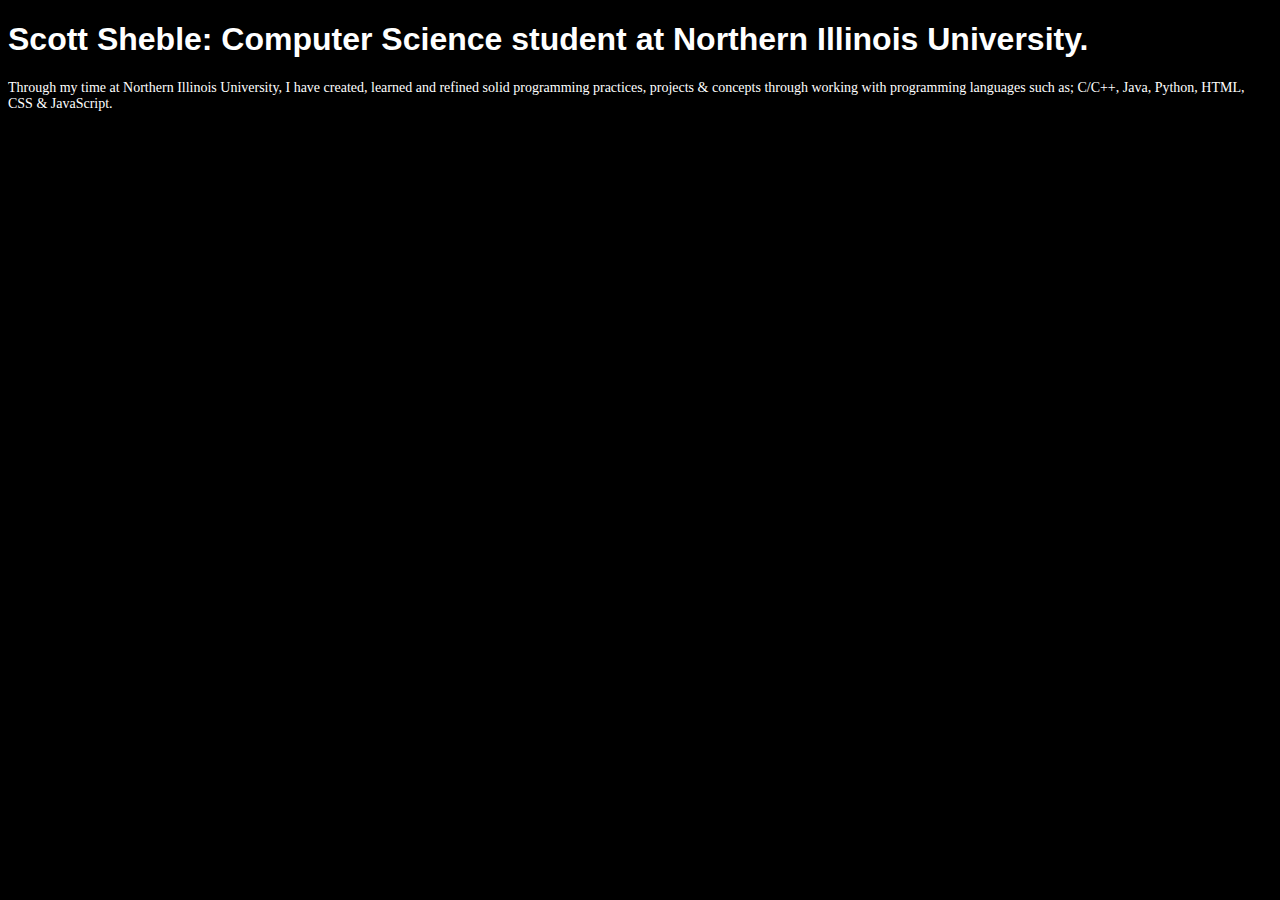
<file: WebDev/GeneratedNew/index.html>
<!DOCTYPE html>
<html>
<head>
<!-- HTML Codes by Quackit.com -->
<title>
Scott Sheble</title>
<meta name="viewport" content="width=device-width, initial-scale=1">
<meta name="description" content="Computer Science student at Northern Illinois University.">
<style>
body {background-color:#000000;background-image:url(https://wallpapercave.com/wp/wp8030375.jpg);background-repeat:no-repeat;background-position:center center;background-attachment:fixed;}
h1{font-family:Arial, sans-serif;color:#ffffff;background-color:#000000;}
p {font-family:Times, serif;font-size:14px;font-style:normal;font-weight:normal;color:#ffffff;background-color:#000000;}
</style>
</head>
<body>
<h1>Scott Sheble: Computer Science student at Northern Illinois University.</h1>
<p>Through my time at Northern Illinois University, I have created, learned and refined solid programming practices, projects & concepts through working with programming languages such as; C/C++, Java, Python, HTML, CSS & JavaScript.</p>
</body>
</html>
</file>
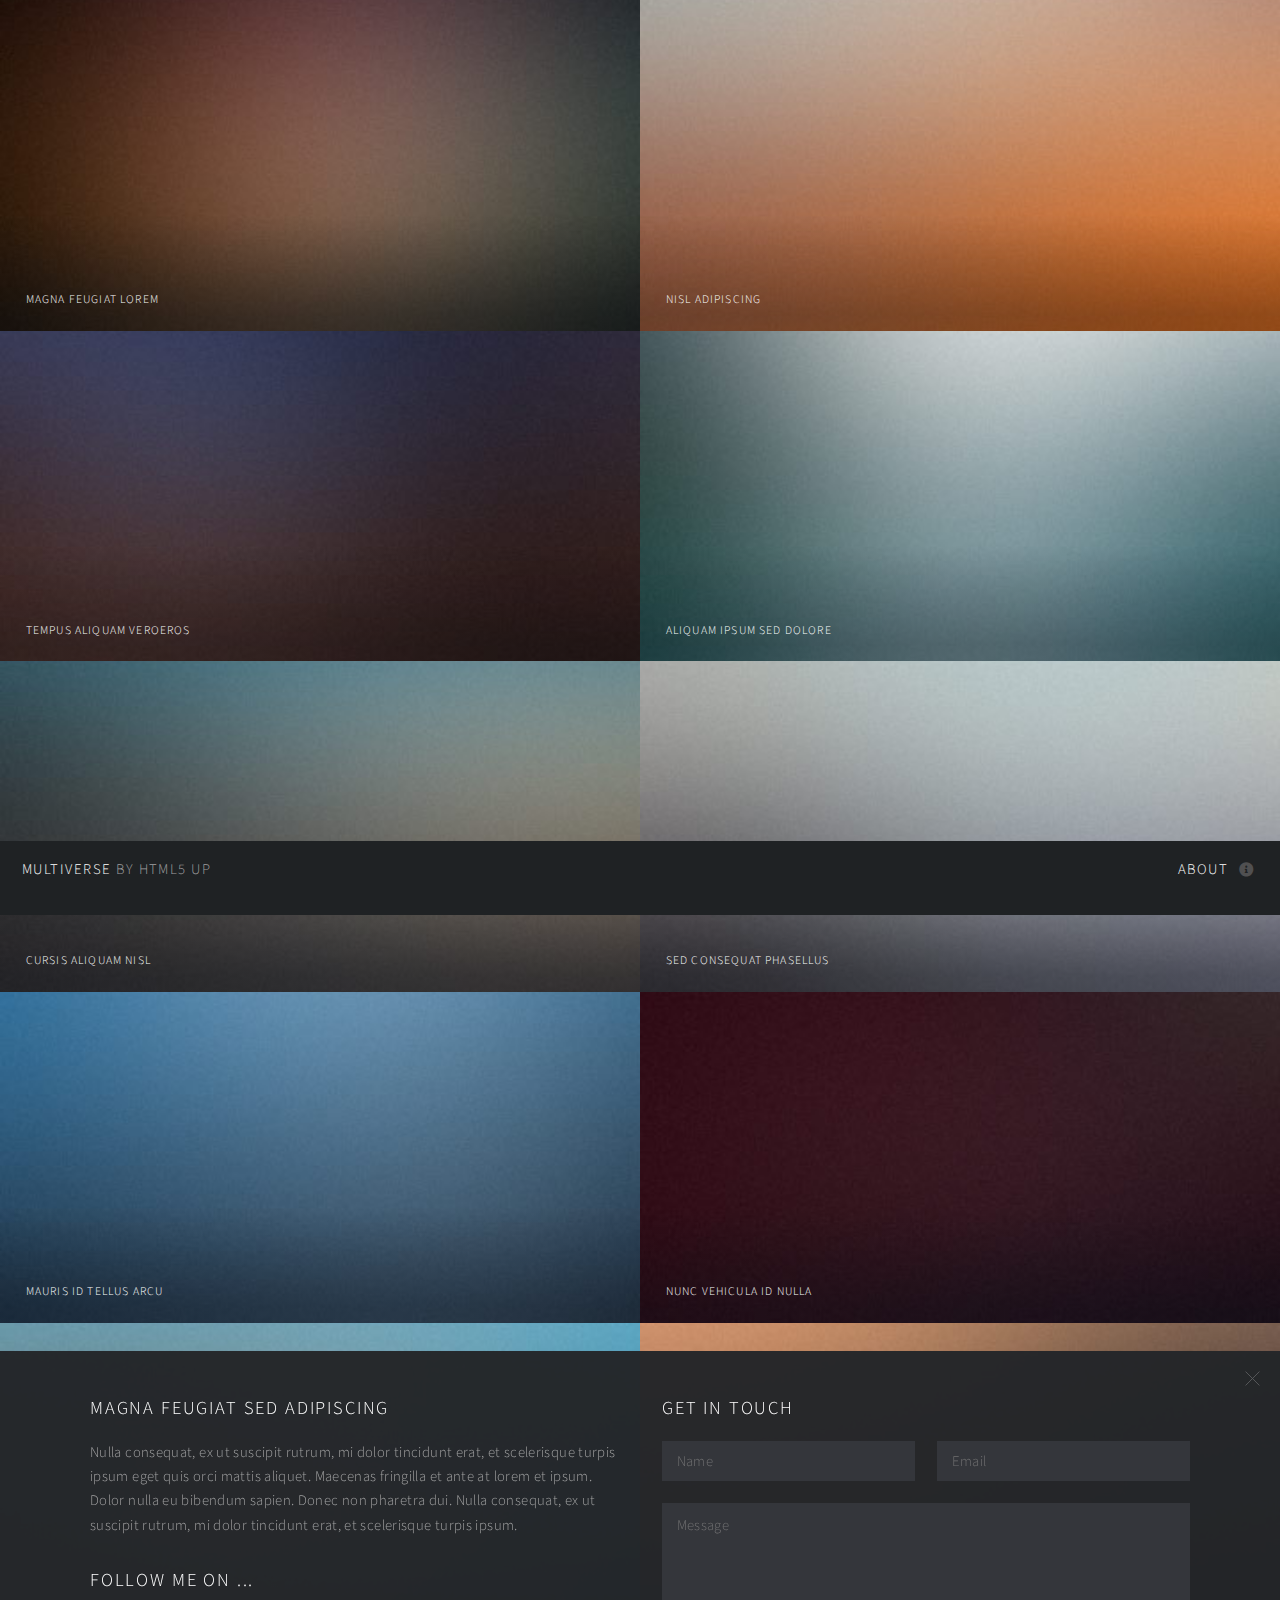
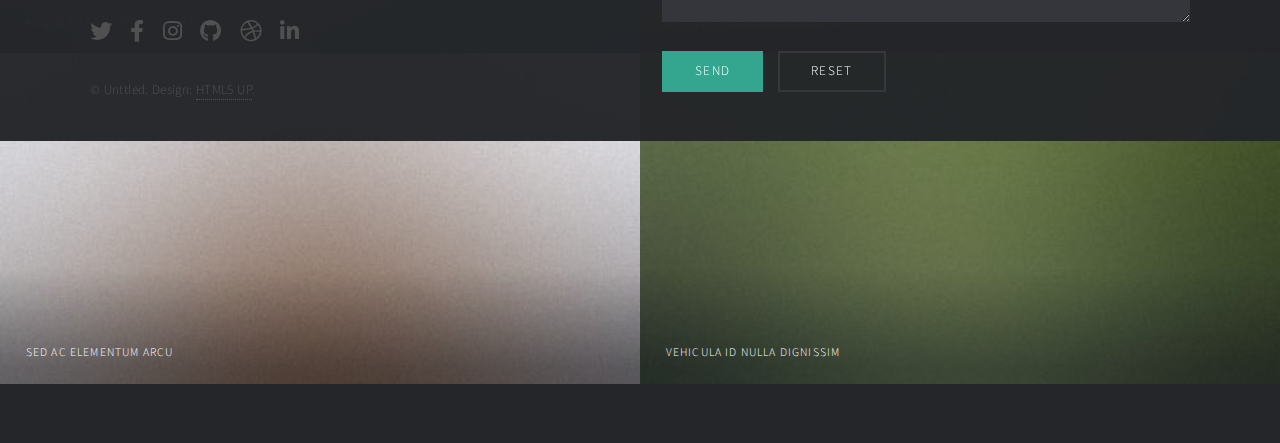
<file: WebDev/html5up-multiverse/index.html>
<!DOCTYPE HTML>
<!--
	Multiverse by HTML5 UP
	html5up.net | @ajlkn
	Free for personal and commercial use under the CCA 3.0 license (html5up.net/license)
-->
<html>
	<head>
		<title>Multiverse by HTML5 UP</title>
		<meta charset="utf-8" />
		<meta name="viewport" content="width=device-width, initial-scale=1, user-scalable=no" />
		<link rel="stylesheet" href="assets/css/main.css" />
		<noscript><link rel="stylesheet" href="assets/css/noscript.css" /></noscript>
	</head>
	<body class="is-preload">

		<!-- Wrapper -->
			<div id="wrapper">

				<!-- Header -->
					<header id="header">
						<h1><a href="index.html"><strong>Multiverse</strong> by HTML5 UP</a></h1>
						<nav>
							<ul>
								<li><a href="#footer" class="icon solid fa-info-circle">About</a></li>
							</ul>
						</nav>
					</header>

				<!-- Main -->
					<div id="main">
						<article class="thumb">
							<a href="images/fulls/01.jpg" class="image"><img src="images/thumbs/01.jpg" alt="" /></a>
							<h2>Magna feugiat lorem</h2>
							<p>Nunc blandit nisi ligula magna sodales lectus elementum non. Integer id venenatis velit.</p>
						</article>
						<article class="thumb">
							<a href="images/fulls/02.jpg" class="image"><img src="images/thumbs/02.jpg" alt="" /></a>
							<h2>Nisl adipiscing</h2>
							<p>Nunc blandit nisi ligula magna sodales lectus elementum non. Integer id venenatis velit.</p>
						</article>
						<article class="thumb">
							<a href="images/fulls/03.jpg" class="image"><img src="images/thumbs/03.jpg" alt="" /></a>
							<h2>Tempus aliquam veroeros</h2>
							<p>Nunc blandit nisi ligula magna sodales lectus elementum non. Integer id venenatis velit.</p>
						</article>
						<article class="thumb">
							<a href="images/fulls/04.jpg" class="image"><img src="images/thumbs/04.jpg" alt="" /></a>
							<h2>Aliquam ipsum sed dolore</h2>
							<p>Nunc blandit nisi ligula magna sodales lectus elementum non. Integer id venenatis velit.</p>
						</article>
						<article class="thumb">
							<a href="images/fulls/05.jpg" class="image"><img src="images/thumbs/05.jpg" alt="" /></a>
							<h2>Cursis aliquam nisl</h2>
							<p>Nunc blandit nisi ligula magna sodales lectus elementum non. Integer id venenatis velit.</p>
						</article>
						<article class="thumb">
							<a href="images/fulls/06.jpg" class="image"><img src="images/thumbs/06.jpg" alt="" /></a>
							<h2>Sed consequat phasellus</h2>
							<p>Nunc blandit nisi ligula magna sodales lectus elementum non. Integer id venenatis velit.</p>
						</article>
						<article class="thumb">
							<a href="images/fulls/07.jpg" class="image"><img src="images/thumbs/07.jpg" alt="" /></a>
							<h2>Mauris id tellus arcu</h2>
							<p>Nunc blandit nisi ligula magna sodales lectus elementum non. Integer id venenatis velit.</p>
						</article>
						<article class="thumb">
							<a href="images/fulls/08.jpg" class="image"><img src="images/thumbs/08.jpg" alt="" /></a>
							<h2>Nunc vehicula id nulla</h2>
							<p>Nunc blandit nisi ligula magna sodales lectus elementum non. Integer id venenatis velit.</p>
						</article>
						<article class="thumb">
							<a href="images/fulls/09.jpg" class="image"><img src="images/thumbs/09.jpg" alt="" /></a>
							<h2>Neque et faucibus viverra</h2>
							<p>Nunc blandit nisi ligula magna sodales lectus elementum non. Integer id venenatis velit.</p>
						</article>
						<article class="thumb">
							<a href="images/fulls/10.jpg" class="image"><img src="images/thumbs/10.jpg" alt="" /></a>
							<h2>Mattis ante fermentum</h2>
							<p>Nunc blandit nisi ligula magna sodales lectus elementum non. Integer id venenatis velit.</p>
						</article>
						<article class="thumb">
							<a href="images/fulls/11.jpg" class="image"><img src="images/thumbs/11.jpg" alt="" /></a>
							<h2>Sed ac elementum arcu</h2>
							<p>Nunc blandit nisi ligula magna sodales lectus elementum non. Integer id venenatis velit.</p>
						</article>
						<article class="thumb">
							<a href="images/fulls/12.jpg" class="image"><img src="images/thumbs/12.jpg" alt="" /></a>
							<h2>Vehicula id nulla dignissim</h2>
							<p>Nunc blandit nisi ligula magna sodales lectus elementum non. Integer id venenatis velit.</p>
						</article>
					</div>

				<!-- Footer -->
					<footer id="footer" class="panel">
						<div class="inner split">
							<div>
								<section>
									<h2>Magna feugiat sed adipiscing</h2>
									<p>Nulla consequat, ex ut suscipit rutrum, mi dolor tincidunt erat, et scelerisque turpis ipsum eget quis orci mattis aliquet. Maecenas fringilla et ante at lorem et ipsum. Dolor nulla eu bibendum sapien. Donec non pharetra dui. Nulla consequat, ex ut suscipit rutrum, mi dolor tincidunt erat, et scelerisque turpis ipsum.</p>
								</section>
								<section>
									<h2>Follow me on ...</h2>
									<ul class="icons">
										<li><a href="#" class="icon brands fa-twitter"><span class="label">Twitter</span></a></li>
										<li><a href="#" class="icon brands fa-facebook-f"><span class="label">Facebook</span></a></li>
										<li><a href="#" class="icon brands fa-instagram"><span class="label">Instagram</span></a></li>
										<li><a href="#" class="icon brands fa-github"><span class="label">GitHub</span></a></li>
										<li><a href="#" class="icon brands fa-dribbble"><span class="label">Dribbble</span></a></li>
										<li><a href="#" class="icon brands fa-linkedin-in"><span class="label">LinkedIn</span></a></li>
									</ul>
								</section>
								<p class="copyright">
									&copy; Unttled. Design: <a href="http://html5up.net">HTML5 UP</a>.
								</p>
							</div>
							<div>
								<section>
									<h2>Get in touch</h2>
									<form method="post" action="#">
										<div class="fields">
											<div class="field half">
												<input type="text" name="name" id="name" placeholder="Name" />
											</div>
											<div class="field half">
												<input type="text" name="email" id="email" placeholder="Email" />
											</div>
											<div class="field">
												<textarea name="message" id="message" rows="4" placeholder="Message"></textarea>
											</div>
										</div>
										<ul class="actions">
											<li><input type="submit" value="Send" class="primary" /></li>
											<li><input type="reset" value="Reset" /></li>
										</ul>
									</form>
								</section>
							</div>
						</div>
					</footer>

			</div>

		<!-- Scripts -->
			<script src="assets/js/jquery.min.js"></script>
			<script src="assets/js/jquery.poptrox.min.js"></script>
			<script src="assets/js/browser.min.js"></script>
			<script src="assets/js/breakpoints.min.js"></script>
			<script src="assets/js/util.js"></script>
			<script src="assets/js/main.js"></script>

	</body>
</html>
</file>
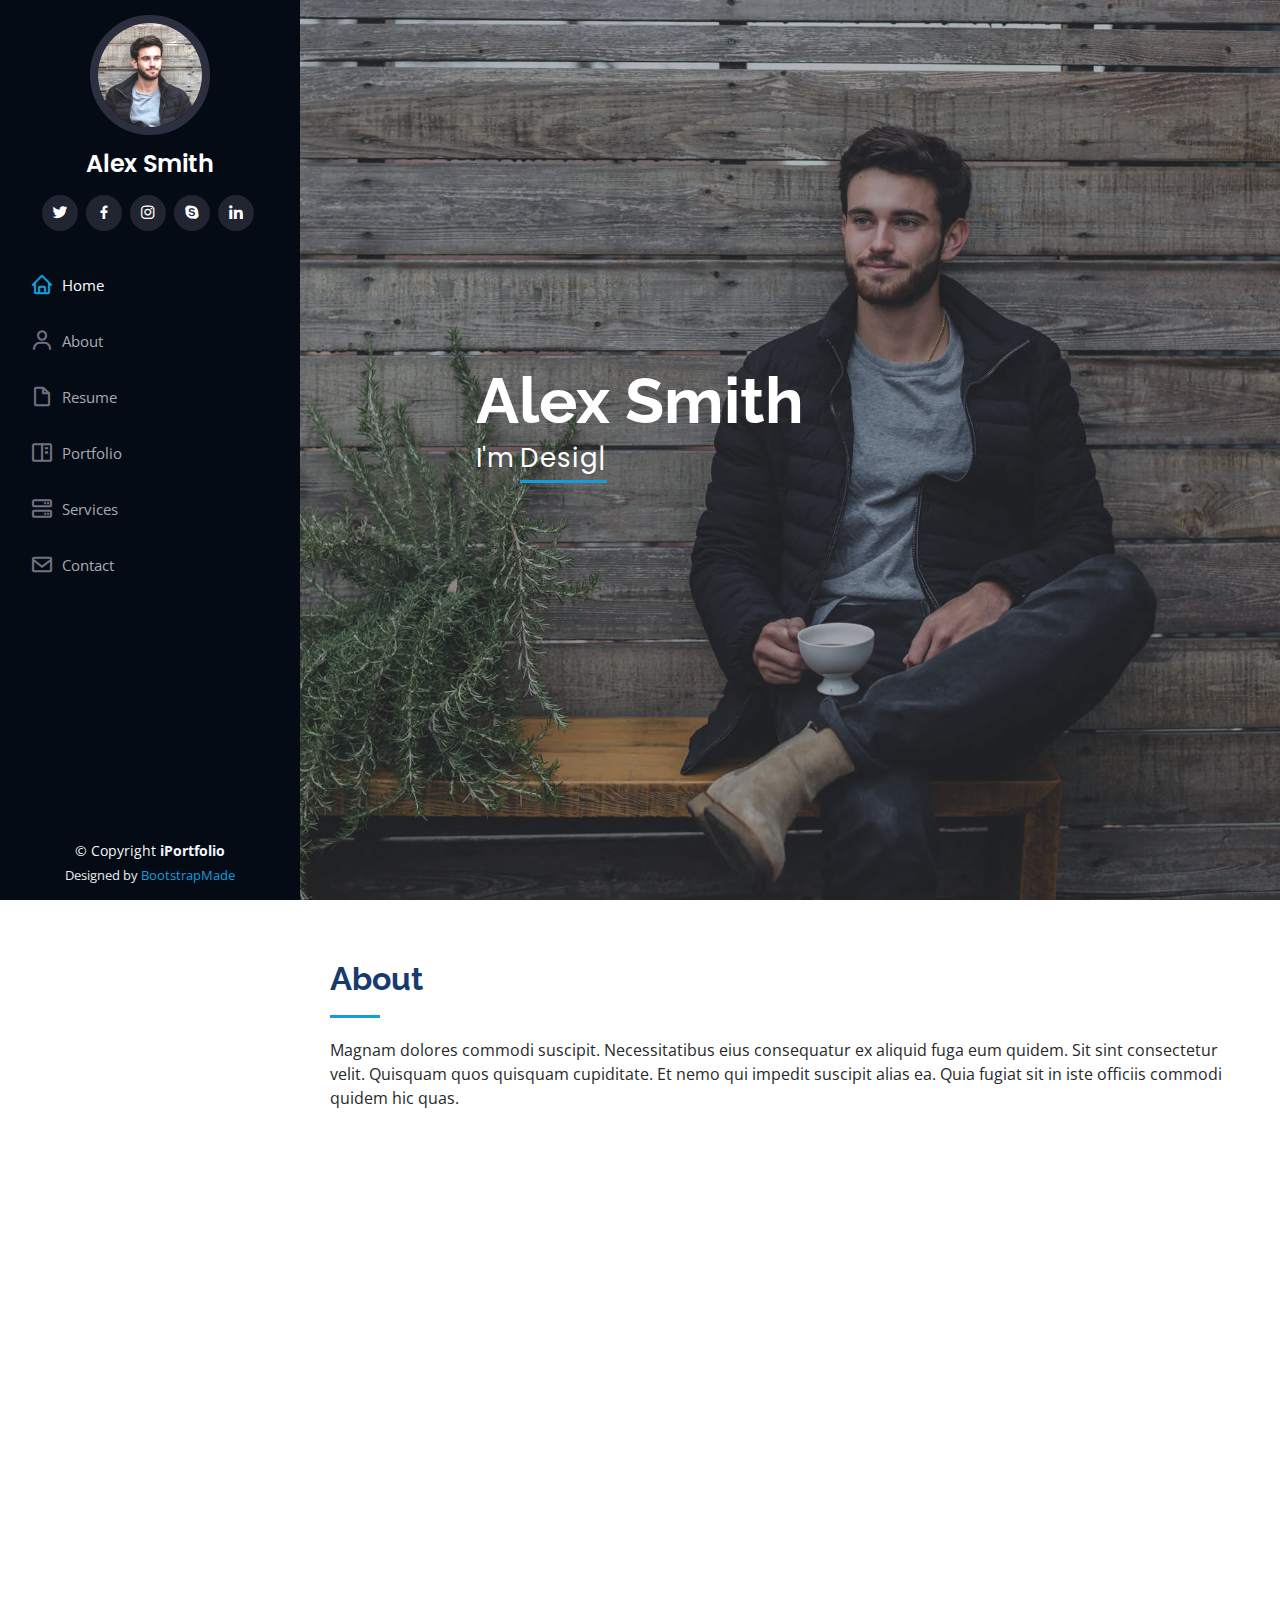
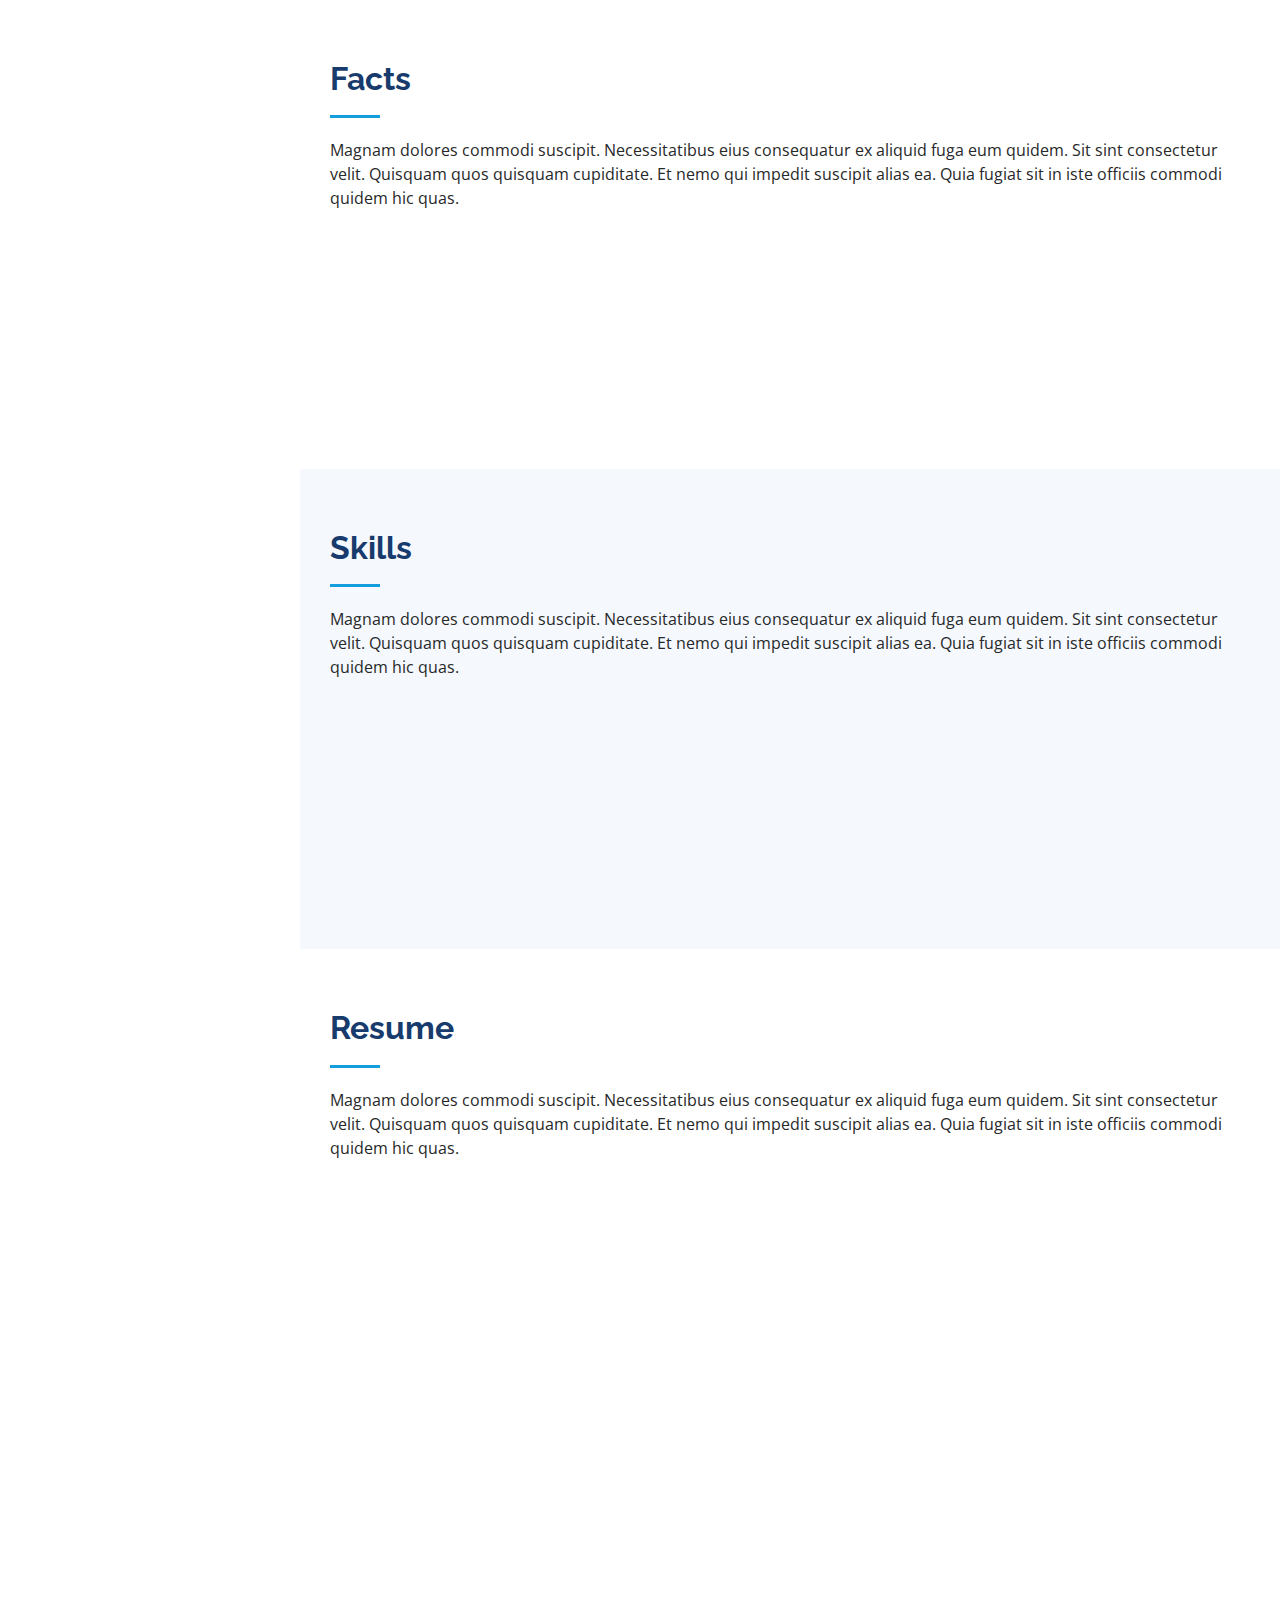
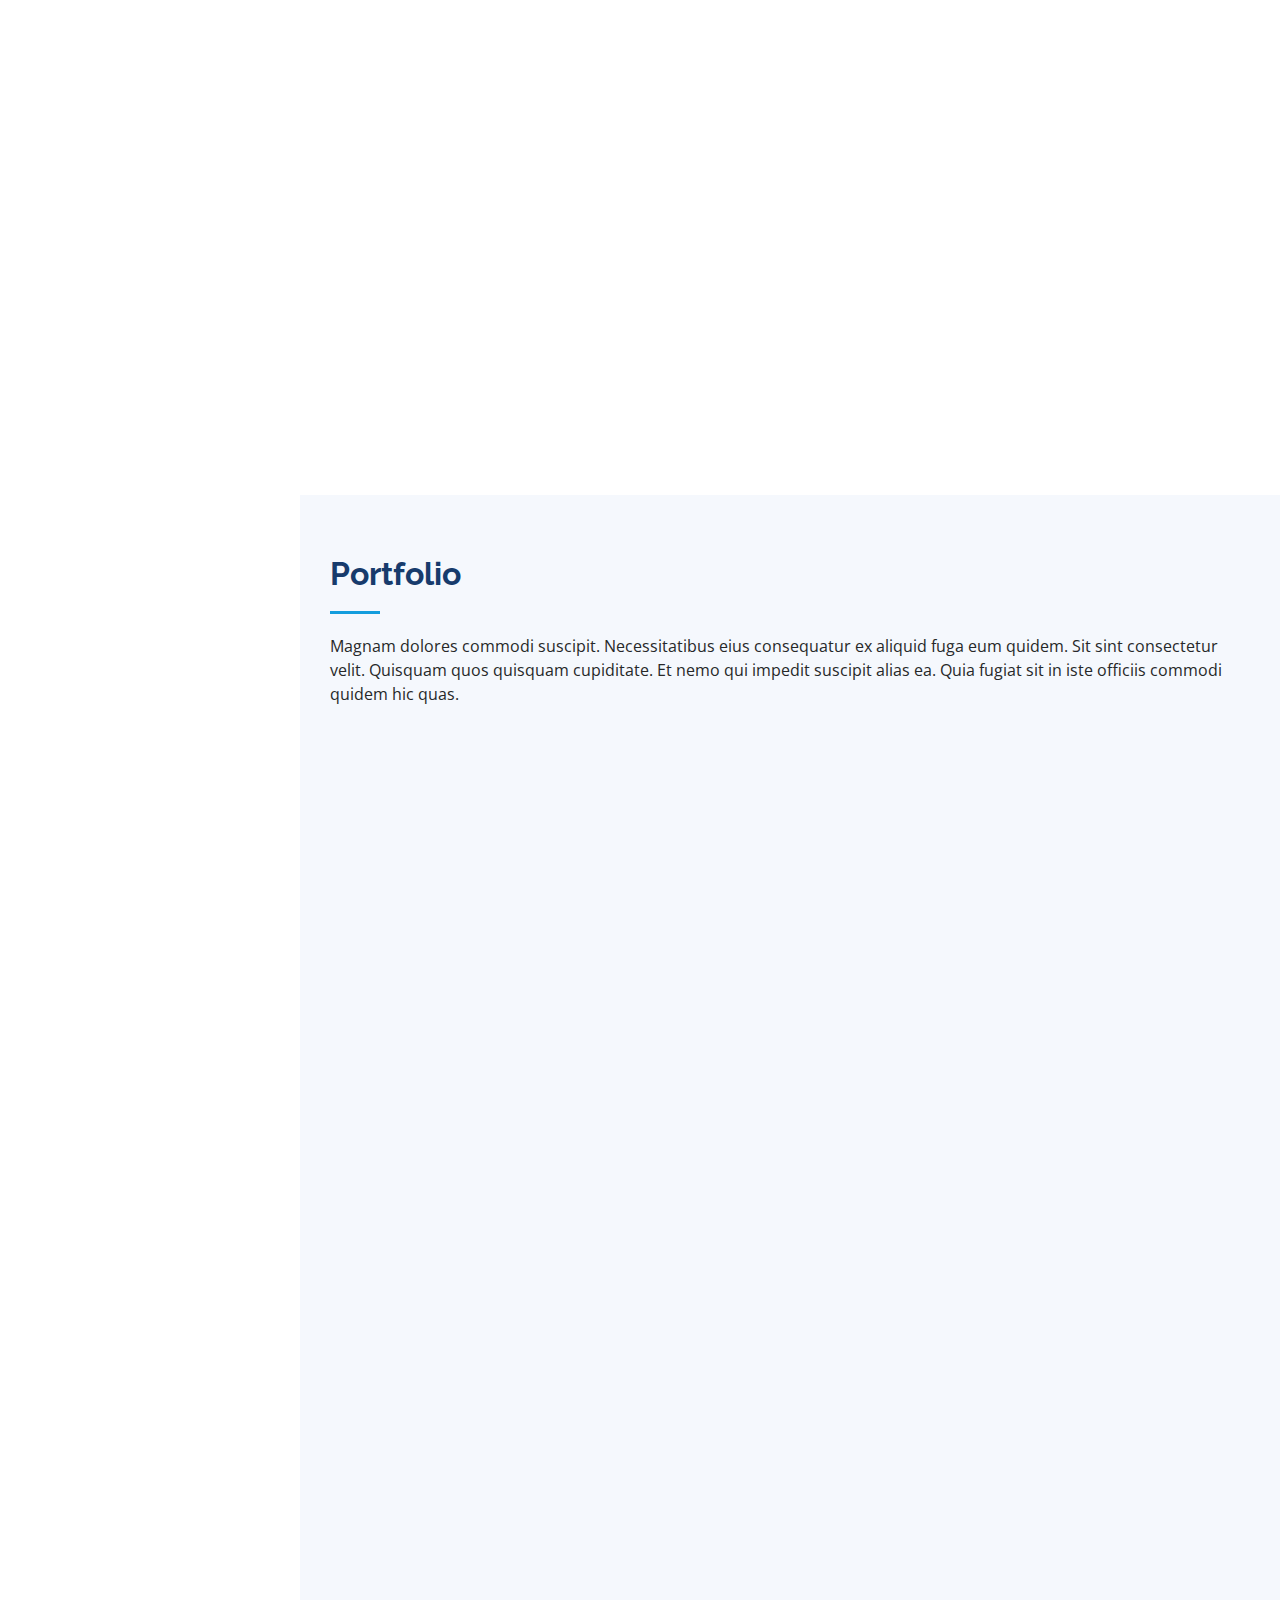
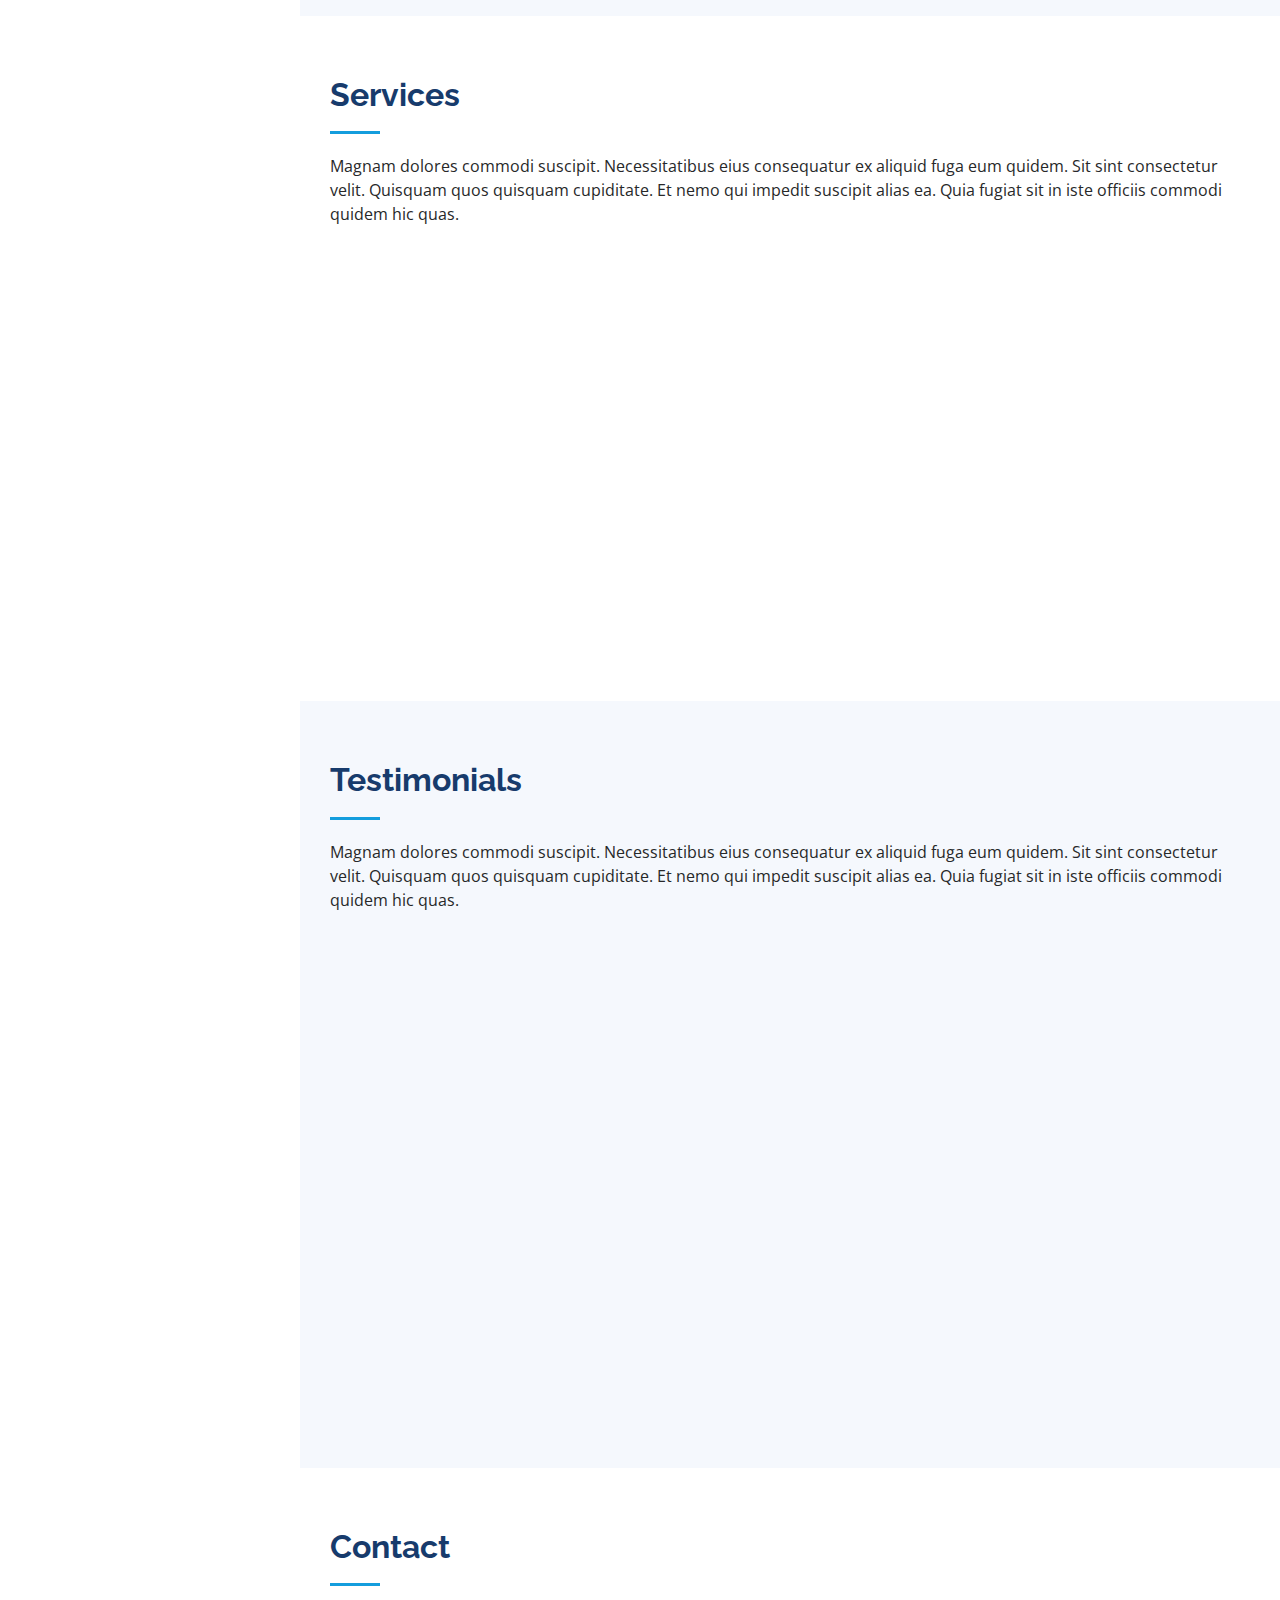
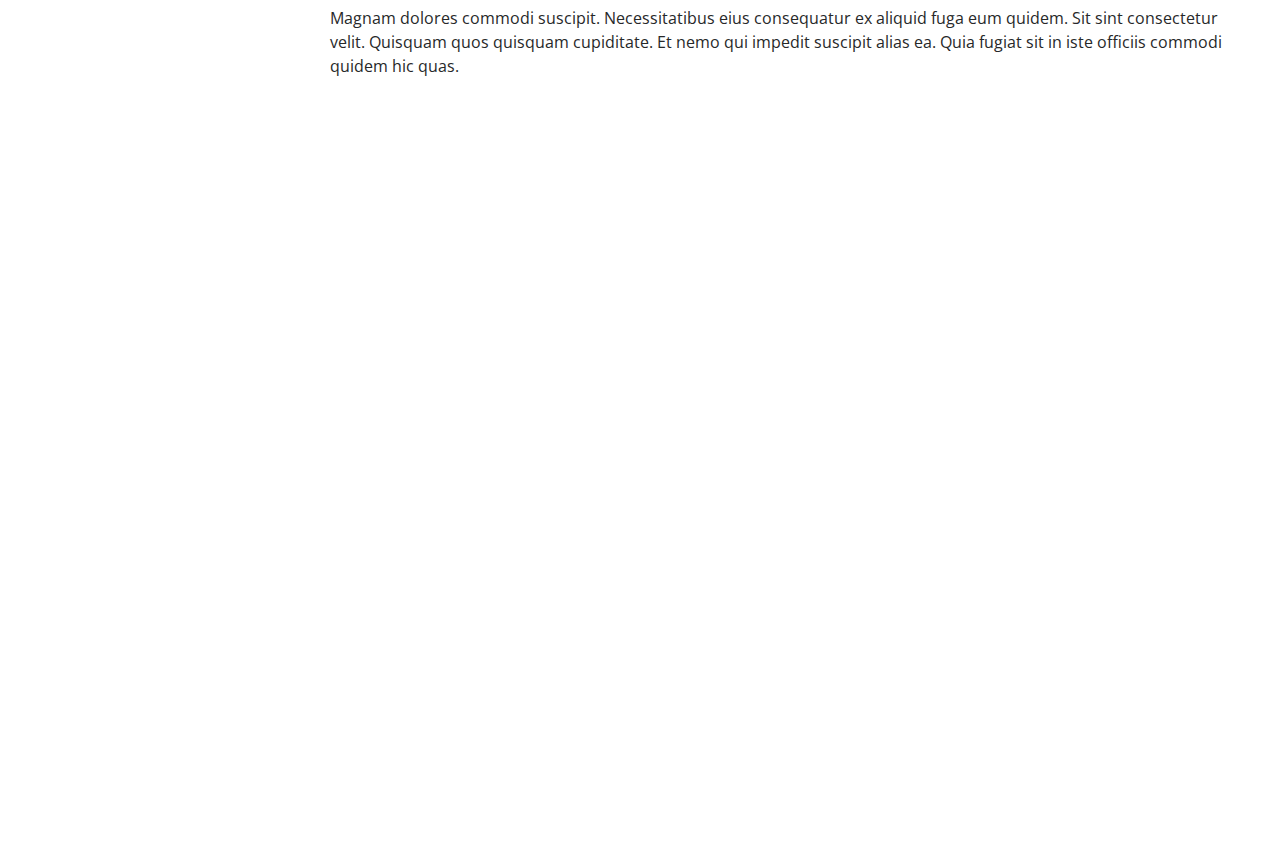
<file: WebDev/iPortfolio/index.html>
<!DOCTYPE html>
<html lang="en">

<head>
  <meta charset="utf-8">
  <meta content="width=device-width, initial-scale=1.0" name="viewport">

  <title>iPortfolio Bootstrap Template - Index</title>
  <meta content="" name="description">
  <meta content="" name="keywords">

  <!-- Favicons -->
  <link href="assets/img/favicon.png" rel="icon">
  <link href="assets/img/apple-touch-icon.png" rel="apple-touch-icon">

  <!-- Google Fonts -->
  <link href="https://fonts.googleapis.com/css?family=Open+Sans:300,300i,400,400i,600,600i,700,700i|Raleway:300,300i,400,400i,500,500i,600,600i,700,700i|Poppins:300,300i,400,400i,500,500i,600,600i,700,700i" rel="stylesheet">

  <!-- Vendor CSS Files -->
  <link href="assets/vendor/aos/aos.css" rel="stylesheet">
  <link href="assets/vendor/bootstrap/css/bootstrap.min.css" rel="stylesheet">
  <link href="assets/vendor/bootstrap-icons/bootstrap-icons.css" rel="stylesheet">
  <link href="assets/vendor/boxicons/css/boxicons.min.css" rel="stylesheet">
  <link href="assets/vendor/glightbox/css/glightbox.min.css" rel="stylesheet">
  <link href="assets/vendor/swiper/swiper-bundle.min.css" rel="stylesheet">

  <!-- Template Main CSS File -->
  <link href="assets/css/style.css" rel="stylesheet">

  <!-- =======================================================
  * Template Name: iPortfolio
  * Updated: Sep 18 2023 with Bootstrap v5.3.2
  * Template URL: https://bootstrapmade.com/iportfolio-bootstrap-portfolio-websites-template/
  * Author: BootstrapMade.com
  * License: https://bootstrapmade.com/license/
  ======================================================== -->
</head>

<body>

  <!-- ======= Mobile nav toggle button ======= -->
  <i class="bi bi-list mobile-nav-toggle d-xl-none"></i>

  <!-- ======= Header ======= -->
  <header id="header">
    <div class="d-flex flex-column">

      <div class="profile">
        <img src="assets/img/profile-img.jpg" alt="" class="img-fluid rounded-circle">
        <h1 class="text-light"><a href="index.html">Alex Smith</a></h1>
        <div class="social-links mt-3 text-center">
          <a href="#" class="twitter"><i class="bx bxl-twitter"></i></a>
          <a href="#" class="facebook"><i class="bx bxl-facebook"></i></a>
          <a href="#" class="instagram"><i class="bx bxl-instagram"></i></a>
          <a href="#" class="google-plus"><i class="bx bxl-skype"></i></a>
          <a href="#" class="linkedin"><i class="bx bxl-linkedin"></i></a>
        </div>
      </div>

      <nav id="navbar" class="nav-menu navbar">
        <ul>
          <li><a href="#hero" class="nav-link scrollto active"><i class="bx bx-home"></i> <span>Home</span></a></li>
          <li><a href="#about" class="nav-link scrollto"><i class="bx bx-user"></i> <span>About</span></a></li>
          <li><a href="#resume" class="nav-link scrollto"><i class="bx bx-file-blank"></i> <span>Resume</span></a></li>
          <li><a href="#portfolio" class="nav-link scrollto"><i class="bx bx-book-content"></i> <span>Portfolio</span></a></li>
          <li><a href="#services" class="nav-link scrollto"><i class="bx bx-server"></i> <span>Services</span></a></li>
          <li><a href="#contact" class="nav-link scrollto"><i class="bx bx-envelope"></i> <span>Contact</span></a></li>
        </ul>
      </nav><!-- .nav-menu -->
    </div>
  </header><!-- End Header -->

  <!-- ======= Hero Section ======= -->
  <section id="hero" class="d-flex flex-column justify-content-center align-items-center">
    <div class="hero-container" data-aos="fade-in">
      <h1>Alex Smith</h1>
      <p>I'm <span class="typed" data-typed-items="Designer, Developer, Freelancer, Photographer"></span></p>
    </div>
  </section><!-- End Hero -->

  <main id="main">

    <!-- ======= About Section ======= -->
    <section id="about" class="about">
      <div class="container">

        <div class="section-title">
          <h2>About</h2>
          <p>Magnam dolores commodi suscipit. Necessitatibus eius consequatur ex aliquid fuga eum quidem. Sit sint consectetur velit. Quisquam quos quisquam cupiditate. Et nemo qui impedit suscipit alias ea. Quia fugiat sit in iste officiis commodi quidem hic quas.</p>
        </div>

        <div class="row">
          <div class="col-lg-4" data-aos="fade-right">
            <img src="assets/img/profile-img.jpg" class="img-fluid" alt="">
          </div>
          <div class="col-lg-8 pt-4 pt-lg-0 content" data-aos="fade-left">
            <h3>UI/UX Designer &amp; Web Developer.</h3>
            <p class="fst-italic">
              Lorem ipsum dolor sit amet, consectetur adipiscing elit, sed do eiusmod tempor incididunt ut labore et dolore
              magna aliqua.
            </p>
            <div class="row">
              <div class="col-lg-6">
                <ul>
                  <li><i class="bi bi-chevron-right"></i> <strong>Birthday:</strong> <span>1 May 1995</span></li>
                  <li><i class="bi bi-chevron-right"></i> <strong>Website:</strong> <span>www.example.com</span></li>
                  <li><i class="bi bi-chevron-right"></i> <strong>Phone:</strong> <span>+123 456 7890</span></li>
                  <li><i class="bi bi-chevron-right"></i> <strong>City:</strong> <span>New York, USA</span></li>
                </ul>
              </div>
              <div class="col-lg-6">
                <ul>
                  <li><i class="bi bi-chevron-right"></i> <strong>Age:</strong> <span>30</span></li>
                  <li><i class="bi bi-chevron-right"></i> <strong>Degree:</strong> <span>Master</span></li>
                  <li><i class="bi bi-chevron-right"></i> <strong>PhEmailone:</strong> <span>email@example.com</span></li>
                  <li><i class="bi bi-chevron-right"></i> <strong>Freelance:</strong> <span>Available</span></li>
                </ul>
              </div>
            </div>
            <p>
              Officiis eligendi itaque labore et dolorum mollitia officiis optio vero. Quisquam sunt adipisci omnis et ut. Nulla accusantium dolor incidunt officia tempore. Et eius omnis.
              Cupiditate ut dicta maxime officiis quidem quia. Sed et consectetur qui quia repellendus itaque neque. Aliquid amet quidem ut quaerat cupiditate. Ab et eum qui repellendus omnis culpa magni laudantium dolores.
            </p>
          </div>
        </div>

      </div>
    </section><!-- End About Section -->

    <!-- ======= Facts Section ======= -->
    <section id="facts" class="facts">
      <div class="container">

        <div class="section-title">
          <h2>Facts</h2>
          <p>Magnam dolores commodi suscipit. Necessitatibus eius consequatur ex aliquid fuga eum quidem. Sit sint consectetur velit. Quisquam quos quisquam cupiditate. Et nemo qui impedit suscipit alias ea. Quia fugiat sit in iste officiis commodi quidem hic quas.</p>
        </div>

        <div class="row no-gutters">

          <div class="col-lg-3 col-md-6 d-md-flex align-items-md-stretch" data-aos="fade-up">
            <div class="count-box">
              <i class="bi bi-emoji-smile"></i>
              <span data-purecounter-start="0" data-purecounter-end="232" data-purecounter-duration="1" class="purecounter"></span>
              <p><strong>Happy Clients</strong> consequuntur quae</p>
            </div>
          </div>

          <div class="col-lg-3 col-md-6 d-md-flex align-items-md-stretch" data-aos="fade-up" data-aos-delay="100">
            <div class="count-box">
              <i class="bi bi-journal-richtext"></i>
              <span data-purecounter-start="0" data-purecounter-end="521" data-purecounter-duration="1" class="purecounter"></span>
              <p><strong>Projects</strong> adipisci atque cum quia aut</p>
            </div>
          </div>

          <div class="col-lg-3 col-md-6 d-md-flex align-items-md-stretch" data-aos="fade-up" data-aos-delay="200">
            <div class="count-box">
              <i class="bi bi-headset"></i>
              <span data-purecounter-start="0" data-purecounter-end="1453" data-purecounter-duration="1" class="purecounter"></span>
              <p><strong>Hours Of Support</strong> aut commodi quaerat</p>
            </div>
          </div>

          <div class="col-lg-3 col-md-6 d-md-flex align-items-md-stretch" data-aos="fade-up" data-aos-delay="300">
            <div class="count-box">
              <i class="bi bi-people"></i>
              <span data-purecounter-start="0" data-purecounter-end="32" data-purecounter-duration="1" class="purecounter"></span>
              <p><strong>Hard Workers</strong> rerum asperiores dolor</p>
            </div>
          </div>

        </div>

      </div>
    </section><!-- End Facts Section -->

    <!-- ======= Skills Section ======= -->
    <section id="skills" class="skills section-bg">
      <div class="container">

        <div class="section-title">
          <h2>Skills</h2>
          <p>Magnam dolores commodi suscipit. Necessitatibus eius consequatur ex aliquid fuga eum quidem. Sit sint consectetur velit. Quisquam quos quisquam cupiditate. Et nemo qui impedit suscipit alias ea. Quia fugiat sit in iste officiis commodi quidem hic quas.</p>
        </div>

        <div class="row skills-content">

          <div class="col-lg-6" data-aos="fade-up">

            <div class="progress">
              <span class="skill">HTML <i class="val">100%</i></span>
              <div class="progress-bar-wrap">
                <div class="progress-bar" role="progressbar" aria-valuenow="100" aria-valuemin="0" aria-valuemax="100"></div>
              </div>
            </div>

            <div class="progress">
              <span class="skill">CSS <i class="val">90%</i></span>
              <div class="progress-bar-wrap">
                <div class="progress-bar" role="progressbar" aria-valuenow="90" aria-valuemin="0" aria-valuemax="100"></div>
              </div>
            </div>

            <div class="progress">
              <span class="skill">JavaScript <i class="val">75%</i></span>
              <div class="progress-bar-wrap">
                <div class="progress-bar" role="progressbar" aria-valuenow="75" aria-valuemin="0" aria-valuemax="100"></div>
              </div>
            </div>

          </div>

          <div class="col-lg-6" data-aos="fade-up" data-aos-delay="100">

            <div class="progress">
              <span class="skill">PHP <i class="val">80%</i></span>
              <div class="progress-bar-wrap">
                <div class="progress-bar" role="progressbar" aria-valuenow="80" aria-valuemin="0" aria-valuemax="100"></div>
              </div>
            </div>

            <div class="progress">
              <span class="skill">WordPress/CMS <i class="val">90%</i></span>
              <div class="progress-bar-wrap">
                <div class="progress-bar" role="progressbar" aria-valuenow="90" aria-valuemin="0" aria-valuemax="100"></div>
              </div>
            </div>

            <div class="progress">
              <span class="skill">Photoshop <i class="val">55%</i></span>
              <div class="progress-bar-wrap">
                <div class="progress-bar" role="progressbar" aria-valuenow="55" aria-valuemin="0" aria-valuemax="100"></div>
              </div>
            </div>

          </div>

        </div>

      </div>
    </section><!-- End Skills Section -->

    <!-- ======= Resume Section ======= -->
    <section id="resume" class="resume">
      <div class="container">

        <div class="section-title">
          <h2>Resume</h2>
          <p>Magnam dolores commodi suscipit. Necessitatibus eius consequatur ex aliquid fuga eum quidem. Sit sint consectetur velit. Quisquam quos quisquam cupiditate. Et nemo qui impedit suscipit alias ea. Quia fugiat sit in iste officiis commodi quidem hic quas.</p>
        </div>

        <div class="row">
          <div class="col-lg-6" data-aos="fade-up">
            <h3 class="resume-title">Sumary</h3>
            <div class="resume-item pb-0">
              <h4>Alex Smith</h4>
              <p><em>Innovative and deadline-driven Graphic Designer with 3+ years of experience designing and developing user-centered digital/print marketing material from initial concept to final, polished deliverable.</em></p>
              <ul>
                <li>Portland par 127,Orlando, FL</li>
                <li>(123) 456-7891</li>
                <li>alice.barkley@example.com</li>
              </ul>
            </div>

            <h3 class="resume-title">Education</h3>
            <div class="resume-item">
              <h4>Master of Fine Arts &amp; Graphic Design</h4>
              <h5>2015 - 2016</h5>
              <p><em>Rochester Institute of Technology, Rochester, NY</em></p>
              <p>Qui deserunt veniam. Et sed aliquam labore tempore sed quisquam iusto autem sit. Ea vero voluptatum qui ut dignissimos deleniti nerada porti sand markend</p>
            </div>
            <div class="resume-item">
              <h4>Bachelor of Fine Arts &amp; Graphic Design</h4>
              <h5>2010 - 2014</h5>
              <p><em>Rochester Institute of Technology, Rochester, NY</em></p>
              <p>Quia nobis sequi est occaecati aut. Repudiandae et iusto quae reiciendis et quis Eius vel ratione eius unde vitae rerum voluptates asperiores voluptatem Earum molestiae consequatur neque etlon sader mart dila</p>
            </div>
          </div>
          <div class="col-lg-6" data-aos="fade-up" data-aos-delay="100">
            <h3 class="resume-title">Professional Experience</h3>
            <div class="resume-item">
              <h4>Senior graphic design specialist</h4>
              <h5>2019 - Present</h5>
              <p><em>Experion, New York, NY </em></p>
              <ul>
                <li>Lead in the design, development, and implementation of the graphic, layout, and production communication materials</li>
                <li>Delegate tasks to the 7 members of the design team and provide counsel on all aspects of the project. </li>
                <li>Supervise the assessment of all graphic materials in order to ensure quality and accuracy of the design</li>
                <li>Oversee the efficient use of production project budgets ranging from $2,000 - $25,000</li>
              </ul>
            </div>
            <div class="resume-item">
              <h4>Graphic design specialist</h4>
              <h5>2017 - 2018</h5>
              <p><em>Stepping Stone Advertising, New York, NY</em></p>
              <ul>
                <li>Developed numerous marketing programs (logos, brochures,infographics, presentations, and advertisements).</li>
                <li>Managed up to 5 projects or tasks at a given time while under pressure</li>
                <li>Recommended and consulted with clients on the most appropriate graphic design</li>
                <li>Created 4+ design presentations and proposals a month for clients and account managers</li>
              </ul>
            </div>
          </div>
        </div>

      </div>
    </section><!-- End Resume Section -->

    <!-- ======= Portfolio Section ======= -->
    <section id="portfolio" class="portfolio section-bg">
      <div class="container">

        <div class="section-title">
          <h2>Portfolio</h2>
          <p>Magnam dolores commodi suscipit. Necessitatibus eius consequatur ex aliquid fuga eum quidem. Sit sint consectetur velit. Quisquam quos quisquam cupiditate. Et nemo qui impedit suscipit alias ea. Quia fugiat sit in iste officiis commodi quidem hic quas.</p>
        </div>

        <div class="row" data-aos="fade-up">
          <div class="col-lg-12 d-flex justify-content-center">
            <ul id="portfolio-flters">
              <li data-filter="*" class="filter-active">All</li>
              <li data-filter=".filter-app">App</li>
              <li data-filter=".filter-card">Card</li>
              <li data-filter=".filter-web">Web</li>
            </ul>
          </div>
        </div>

        <div class="row portfolio-container" data-aos="fade-up" data-aos-delay="100">

          <div class="col-lg-4 col-md-6 portfolio-item filter-app">
            <div class="portfolio-wrap">
              <img src="assets/img/portfolio/portfolio-1.jpg" class="img-fluid" alt="">
              <div class="portfolio-links">
                <a href="assets/img/portfolio/portfolio-1.jpg" data-gallery="portfolioGallery" class="portfolio-lightbox" title="App 1"><i class="bx bx-plus"></i></a>
                <a href="portfolio-details.html" title="More Details"><i class="bx bx-link"></i></a>
              </div>
            </div>
          </div>

          <div class="col-lg-4 col-md-6 portfolio-item filter-web">
            <div class="portfolio-wrap">
              <img src="assets/img/portfolio/portfolio-2.jpg" class="img-fluid" alt="">
              <div class="portfolio-links">
                <a href="assets/img/portfolio/portfolio-2.jpg" data-gallery="portfolioGallery" class="portfolio-lightbox" title="Web 3"><i class="bx bx-plus"></i></a>
                <a href="portfolio-details.html" title="More Details"><i class="bx bx-link"></i></a>
              </div>
            </div>
          </div>

          <div class="col-lg-4 col-md-6 portfolio-item filter-app">
            <div class="portfolio-wrap">
              <img src="assets/img/portfolio/portfolio-3.jpg" class="img-fluid" alt="">
              <div class="portfolio-links">
                <a href="assets/img/portfolio/portfolio-3.jpg" data-gallery="portfolioGallery" class="portfolio-lightbox" title="App 2"><i class="bx bx-plus"></i></a>
                <a href="portfolio-details.html" title="More Details"><i class="bx bx-link"></i></a>
              </div>
            </div>
          </div>

          <div class="col-lg-4 col-md-6 portfolio-item filter-card">
            <div class="portfolio-wrap">
              <img src="assets/img/portfolio/portfolio-4.jpg" class="img-fluid" alt="">
              <div class="portfolio-links">
                <a href="assets/img/portfolio/portfolio-4.jpg" data-gallery="portfolioGallery" class="portfolio-lightbox" title="Card 2"><i class="bx bx-plus"></i></a>
                <a href="portfolio-details.html" title="More Details"><i class="bx bx-link"></i></a>
              </div>
            </div>
          </div>

          <div class="col-lg-4 col-md-6 portfolio-item filter-web">
            <div class="portfolio-wrap">
              <img src="assets/img/portfolio/portfolio-5.jpg" class="img-fluid" alt="">
              <div class="portfolio-links">
                <a href="assets/img/portfolio/portfolio-5.jpg" data-gallery="portfolioGallery" class="portfolio-lightbox" title="Web 2"><i class="bx bx-plus"></i></a>
                <a href="portfolio-details.html" title="More Details"><i class="bx bx-link"></i></a>
              </div>
            </div>
          </div>

          <div class="col-lg-4 col-md-6 portfolio-item filter-app">
            <div class="portfolio-wrap">
              <img src="assets/img/portfolio/portfolio-6.jpg" class="img-fluid" alt="">
              <div class="portfolio-links">
                <a href="assets/img/portfolio/portfolio-6.jpg" data-gallery="portfolioGallery" class="portfolio-lightbox" title="App 3"><i class="bx bx-plus"></i></a>
                <a href="portfolio-details.html" title="More Details"><i class="bx bx-link"></i></a>
              </div>
            </div>
          </div>

          <div class="col-lg-4 col-md-6 portfolio-item filter-card">
            <div class="portfolio-wrap">
              <img src="assets/img/portfolio/portfolio-7.jpg" class="img-fluid" alt="">
              <div class="portfolio-links">
                <a href="assets/img/portfolio/portfolio-7.jpg" data-gallery="portfolioGallery" class="portfolio-lightbox" title="Card 1"><i class="bx bx-plus"></i></a>
                <a href="portfolio-details.html" title="More Details"><i class="bx bx-link"></i></a>
              </div>
            </div>
          </div>

          <div class="col-lg-4 col-md-6 portfolio-item filter-card">
            <div class="portfolio-wrap">
              <img src="assets/img/portfolio/portfolio-8.jpg" class="img-fluid" alt="">
              <div class="portfolio-links">
                <a href="assets/img/portfolio/portfolio-8.jpg" data-gallery="portfolioGallery" class="portfolio-lightbox" title="Card 3"><i class="bx bx-plus"></i></a>
                <a href="portfolio-details.html" title="More Details"><i class="bx bx-link"></i></a>
              </div>
            </div>
          </div>

          <div class="col-lg-4 col-md-6 portfolio-item filter-web">
            <div class="portfolio-wrap">
              <img src="assets/img/portfolio/portfolio-9.jpg" class="img-fluid" alt="">
              <div class="portfolio-links">
                <a href="assets/img/portfolio/portfolio-9.jpg" data-gallery="portfolioGallery" class="portfolio-lightbox" title="Web 3"><i class="bx bx-plus"></i></a>
                <a href="portfolio-details.html" title="More Details"><i class="bx bx-link"></i></a>
              </div>
            </div>
          </div>

        </div>

      </div>
    </section><!-- End Portfolio Section -->

    <!-- ======= Services Section ======= -->
    <section id="services" class="services">
      <div class="container">

        <div class="section-title">
          <h2>Services</h2>
          <p>Magnam dolores commodi suscipit. Necessitatibus eius consequatur ex aliquid fuga eum quidem. Sit sint consectetur velit. Quisquam quos quisquam cupiditate. Et nemo qui impedit suscipit alias ea. Quia fugiat sit in iste officiis commodi quidem hic quas.</p>
        </div>

        <div class="row">
          <div class="col-lg-4 col-md-6 icon-box" data-aos="fade-up">
            <div class="icon"><i class="bi bi-briefcase"></i></div>
            <h4 class="title"><a href="">Lorem Ipsum</a></h4>
            <p class="description">Voluptatum deleniti atque corrupti quos dolores et quas molestias excepturi sint occaecati cupiditate non provident</p>
          </div>
          <div class="col-lg-4 col-md-6 icon-box" data-aos="fade-up" data-aos-delay="100">
            <div class="icon"><i class="bi bi-card-checklist"></i></div>
            <h4 class="title"><a href="">Dolor Sitema</a></h4>
            <p class="description">Minim veniam, quis nostrud exercitation ullamco laboris nisi ut aliquip ex ea commodo consequat tarad limino ata</p>
          </div>
          <div class="col-lg-4 col-md-6 icon-box" data-aos="fade-up" data-aos-delay="200">
            <div class="icon"><i class="bi bi-bar-chart"></i></div>
            <h4 class="title"><a href="">Sed ut perspiciatis</a></h4>
            <p class="description">Duis aute irure dolor in reprehenderit in voluptate velit esse cillum dolore eu fugiat nulla pariatur</p>
          </div>
          <div class="col-lg-4 col-md-6 icon-box" data-aos="fade-up" data-aos-delay="300">
            <div class="icon"><i class="bi bi-binoculars"></i></div>
            <h4 class="title"><a href="">Magni Dolores</a></h4>
            <p class="description">Excepteur sint occaecat cupidatat non proident, sunt in culpa qui officia deserunt mollit anim id est laborum</p>
          </div>
          <div class="col-lg-4 col-md-6 icon-box" data-aos="fade-up" data-aos-delay="400">
            <div class="icon"><i class="bi bi-brightness-high"></i></div>
            <h4 class="title"><a href="">Nemo Enim</a></h4>
            <p class="description">At vero eos et accusamus et iusto odio dignissimos ducimus qui blanditiis praesentium voluptatum deleniti atque</p>
          </div>
          <div class="col-lg-4 col-md-6 icon-box" data-aos="fade-up" data-aos-delay="500">
            <div class="icon"><i class="bi bi-calendar4-week"></i></div>
            <h4 class="title"><a href="">Eiusmod Tempor</a></h4>
            <p class="description">Et harum quidem rerum facilis est et expedita distinctio. Nam libero tempore, cum soluta nobis est eligendi</p>
          </div>
        </div>

      </div>
    </section><!-- End Services Section -->

    <!-- ======= Testimonials Section ======= -->
    <section id="testimonials" class="testimonials section-bg">
      <div class="container">

        <div class="section-title">
          <h2>Testimonials</h2>
          <p>Magnam dolores commodi suscipit. Necessitatibus eius consequatur ex aliquid fuga eum quidem. Sit sint consectetur velit. Quisquam quos quisquam cupiditate. Et nemo qui impedit suscipit alias ea. Quia fugiat sit in iste officiis commodi quidem hic quas.</p>
        </div>

        <div class="testimonials-slider swiper" data-aos="fade-up" data-aos-delay="100">
          <div class="swiper-wrapper">

            <div class="swiper-slide">
              <div class="testimonial-item" data-aos="fade-up">
                <p>
                  <i class="bx bxs-quote-alt-left quote-icon-left"></i>
                  Proin iaculis purus consequat sem cure digni ssim donec porttitora entum suscipit rhoncus. Accusantium quam, ultricies eget id, aliquam eget nibh et. Maecen aliquam, risus at semper.
                  <i class="bx bxs-quote-alt-right quote-icon-right"></i>
                </p>
                <img src="assets/img/testimonials/testimonials-1.jpg" class="testimonial-img" alt="">
                <h3>Saul Goodman</h3>
                <h4>Ceo &amp; Founder</h4>
              </div>
            </div><!-- End testimonial item -->

            <div class="swiper-slide">
              <div class="testimonial-item" data-aos="fade-up" data-aos-delay="100">
                <p>
                  <i class="bx bxs-quote-alt-left quote-icon-left"></i>
                  Export tempor illum tamen malis malis eram quae irure esse labore quem cillum quid cillum eram malis quorum velit fore eram velit sunt aliqua noster fugiat irure amet legam anim culpa.
                  <i class="bx bxs-quote-alt-right quote-icon-right"></i>
                </p>
                <img src="assets/img/testimonials/testimonials-2.jpg" class="testimonial-img" alt="">
                <h3>Sara Wilsson</h3>
                <h4>Designer</h4>
              </div>
            </div><!-- End testimonial item -->

            <div class="swiper-slide">
              <div class="testimonial-item" data-aos="fade-up" data-aos-delay="200">
                <p>
                  <i class="bx bxs-quote-alt-left quote-icon-left"></i>
                  Enim nisi quem export duis labore cillum quae magna enim sint quorum nulla quem veniam duis minim tempor labore quem eram duis noster aute amet eram fore quis sint minim.
                  <i class="bx bxs-quote-alt-right quote-icon-right"></i>
                </p>
                <img src="assets/img/testimonials/testimonials-3.jpg" class="testimonial-img" alt="">
                <h3>Jena Karlis</h3>
                <h4>Store Owner</h4>
              </div>
            </div><!-- End testimonial item -->

            <div class="swiper-slide">
              <div class="testimonial-item" data-aos="fade-up" data-aos-delay="300">
                <p>
                  <i class="bx bxs-quote-alt-left quote-icon-left"></i>
                  Fugiat enim eram quae cillum dolore dolor amet nulla culpa multos export minim fugiat minim velit minim dolor enim duis veniam ipsum anim magna sunt elit fore quem dolore labore illum veniam.
                  <i class="bx bxs-quote-alt-right quote-icon-right"></i>
                </p>
                <img src="assets/img/testimonials/testimonials-4.jpg" class="testimonial-img" alt="">
                <h3>Matt Brandon</h3>
                <h4>Freelancer</h4>
              </div>
            </div><!-- End testimonial item -->

            <div class="swiper-slide">
              <div class="testimonial-item" data-aos="fade-up" data-aos-delay="400">
                <p>
                  <i class="bx bxs-quote-alt-left quote-icon-left"></i>
                  Quis quorum aliqua sint quem legam fore sunt eram irure aliqua veniam tempor noster veniam enim culpa labore duis sunt culpa nulla illum cillum fugiat legam esse veniam culpa fore nisi cillum quid.
                  <i class="bx bxs-quote-alt-right quote-icon-right"></i>
                </p>
                <img src="assets/img/testimonials/testimonials-5.jpg" class="testimonial-img" alt="">
                <h3>John Larson</h3>
                <h4>Entrepreneur</h4>
              </div>
            </div><!-- End testimonial item -->

          </div>
          <div class="swiper-pagination"></div>
        </div>

      </div>
    </section><!-- End Testimonials Section -->

    <!-- ======= Contact Section ======= -->
    <section id="contact" class="contact">
      <div class="container">

        <div class="section-title">
          <h2>Contact</h2>
          <p>Magnam dolores commodi suscipit. Necessitatibus eius consequatur ex aliquid fuga eum quidem. Sit sint consectetur velit. Quisquam quos quisquam cupiditate. Et nemo qui impedit suscipit alias ea. Quia fugiat sit in iste officiis commodi quidem hic quas.</p>
        </div>

        <div class="row" data-aos="fade-in">

          <div class="col-lg-5 d-flex align-items-stretch">
            <div class="info">
              <div class="address">
                <i class="bi bi-geo-alt"></i>
                <h4>Location:</h4>
                <p>A108 Adam Street, New York, NY 535022</p>
              </div>

              <div class="email">
                <i class="bi bi-envelope"></i>
                <h4>Email:</h4>
                <p>info@example.com</p>
              </div>

              <div class="phone">
                <i class="bi bi-phone"></i>
                <h4>Call:</h4>
                <p>+1 5589 55488 55s</p>
              </div>

              <iframe src="https://www.google.com/maps/embed?pb=!1m14!1m8!1m3!1d12097.433213460943!2d-74.0062269!3d40.7101282!3m2!1i1024!2i768!4f13.1!3m3!1m2!1s0x0%3A0xb89d1fe6bc499443!2sDowntown+Conference+Center!5e0!3m2!1smk!2sbg!4v1539943755621" frameborder="0" style="border:0; width: 100%; height: 290px;" allowfullscreen></iframe>
            </div>

          </div>

          <div class="col-lg-7 mt-5 mt-lg-0 d-flex align-items-stretch">
            <form action="forms/contact.php" method="post" role="form" class="php-email-form">
              <div class="row">
                <div class="form-group col-md-6">
                  <label for="name">Your Name</label>
                  <input type="text" name="name" class="form-control" id="name" required>
                </div>
                <div class="form-group col-md-6">
                  <label for="name">Your Email</label>
                  <input type="email" class="form-control" name="email" id="email" required>
                </div>
              </div>
              <div class="form-group">
                <label for="name">Subject</label>
                <input type="text" class="form-control" name="subject" id="subject" required>
              </div>
              <div class="form-group">
                <label for="name">Message</label>
                <textarea class="form-control" name="message" rows="10" required></textarea>
              </div>
              <div class="my-3">
                <div class="loading">Loading</div>
                <div class="error-message"></div>
                <div class="sent-message">Your message has been sent. Thank you!</div>
              </div>
              <div class="text-center"><button type="submit">Send Message</button></div>
            </form>
          </div>

        </div>

      </div>
    </section><!-- End Contact Section -->

  </main><!-- End #main -->

  <!-- ======= Footer ======= -->
  <footer id="footer">
    <div class="container">
      <div class="copyright">
        &copy; Copyright <strong><span>iPortfolio</span></strong>
      </div>
      <div class="credits">
        <!-- All the links in the footer should remain intact. -->
        <!-- You can delete the links only if you purchased the pro version. -->
        <!-- Licensing information: https://bootstrapmade.com/license/ -->
        <!-- Purchase the pro version with working PHP/AJAX contact form: https://bootstrapmade.com/iportfolio-bootstrap-portfolio-websites-template/ -->
        Designed by <a href="https://bootstrapmade.com/">BootstrapMade</a>
      </div>
    </div>
  </footer><!-- End  Footer -->

  <a href="#" class="back-to-top d-flex align-items-center justify-content-center"><i class="bi bi-arrow-up-short"></i></a>

  <!-- Vendor JS Files -->
  <script src="assets/vendor/purecounter/purecounter_vanilla.js"></script>
  <script src="assets/vendor/aos/aos.js"></script>
  <script src="assets/vendor/bootstrap/js/bootstrap.bundle.min.js"></script>
  <script src="assets/vendor/glightbox/js/glightbox.min.js"></script>
  <script src="assets/vendor/isotope-layout/isotope.pkgd.min.js"></script>
  <script src="assets/vendor/swiper/swiper-bundle.min.js"></script>
  <script src="assets/vendor/typed.js/typed.umd.js"></script>
  <script src="assets/vendor/waypoints/noframework.waypoints.js"></script>
  <script src="assets/vendor/php-email-form/validate.js"></script>

  <!-- Template Main JS File -->
  <script src="assets/js/main.js"></script>

</body>

</html>
</file>
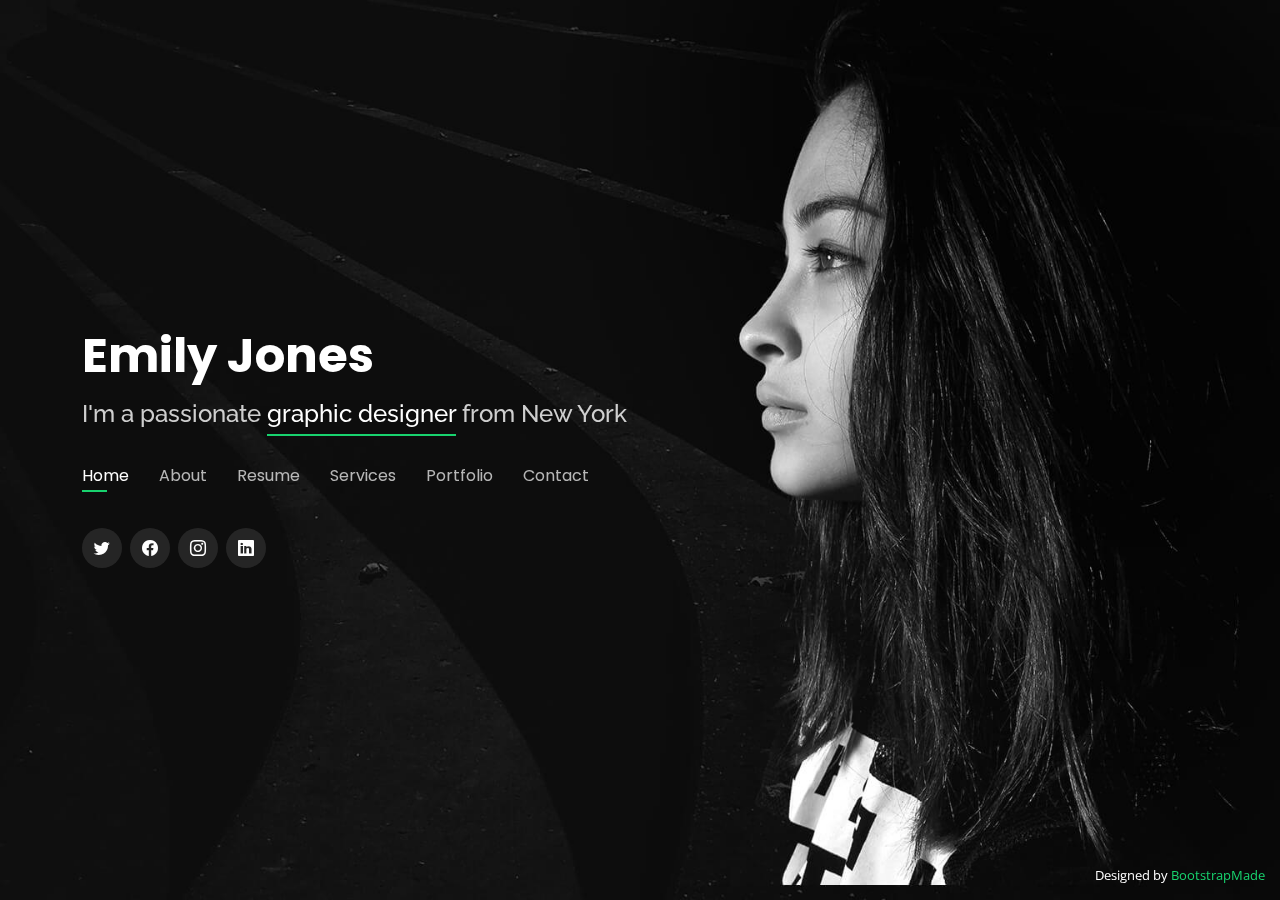
<file: WebDev/Personal/index.html>
<!DOCTYPE html>
<html lang="en">

<head>
  <meta charset="utf-8">
  <meta content="width=device-width, initial-scale=1.0" name="viewport">

  <title>Personal Bootstrap Template</title>
  <meta content="" name="description">
  <meta content="" name="keywords">

  <!-- Favicons -->
  <link href="assets/img/favicon.png" rel="icon">
  <link href="assets/img/apple-touch-icon.png" rel="apple-touch-icon">

  <!-- Google Fonts -->
  <link href="https://fonts.googleapis.com/css?family=Open+Sans:300,300i,400,400i,600,600i,700,700i|Raleway:300,300i,400,400i,500,500i,600,600i,700,700i|Poppins:300,300i,400,400i,500,500i,600,600i,700,700i" rel="stylesheet">

  <!-- Vendor CSS Files -->
  <link href="assets/vendor/bootstrap/css/bootstrap.min.css" rel="stylesheet">
  <link href="assets/vendor/bootstrap-icons/bootstrap-icons.css" rel="stylesheet">
  <link href="assets/vendor/boxicons/css/boxicons.min.css" rel="stylesheet">
  <link href="assets/vendor/glightbox/css/glightbox.min.css" rel="stylesheet">
  <link href="assets/vendor/remixicon/remixicon.css" rel="stylesheet">
  <link href="assets/vendor/swiper/swiper-bundle.min.css" rel="stylesheet">

  <!-- Template Main CSS File -->
  <link href="assets/css/style.css" rel="stylesheet">

  <!-- =======================================================
  * Template Name: Personal
  * Updated: Sep 18 2023 with Bootstrap v5.3.2
  * Template URL: https://bootstrapmade.com/personal-free-resume-bootstrap-template/
  * Author: BootstrapMade.com
  * License: https://bootstrapmade.com/license/
  ======================================================== -->
</head>

<body>

  <!-- ======= Header ======= -->
  <header id="header">
    <div class="container">

      <h1><a href="index.html">Emily Jones</a></h1>
      <!-- Uncomment below if you prefer to use an image logo -->
      <!-- <a href="index.html" class="mr-auto"><img src="assets/img/logo.png" alt="" class="img-fluid"></a> -->
      <h2>I'm a passionate <span>graphic designer</span> from New York</h2>

      <nav id="navbar" class="navbar">
        <ul>
          <li><a class="nav-link active" href="#header">Home</a></li>
          <li><a class="nav-link" href="#about">About</a></li>
          <li><a class="nav-link" href="#resume">Resume</a></li>
          <li><a class="nav-link" href="#services">Services</a></li>
          <li><a class="nav-link" href="#portfolio">Portfolio</a></li>
          <li><a class="nav-link" href="#contact">Contact</a></li>
        </ul>
        <i class="bi bi-list mobile-nav-toggle"></i>
      </nav><!-- .navbar -->

      <div class="social-links">
        <a href="#" class="twitter"><i class="bi bi-twitter"></i></a>
        <a href="#" class="facebook"><i class="bi bi-facebook"></i></a>
        <a href="#" class="instagram"><i class="bi bi-instagram"></i></a>
        <a href="#" class="linkedin"><i class="bi bi-linkedin"></i></a>
      </div>

    </div>
  </header><!-- End Header -->

  <!-- ======= About Section ======= -->
  <section id="about" class="about">

    <!-- ======= About Me ======= -->
    <div class="about-me container">

      <div class="section-title">
        <h2>About</h2>
        <p>Learn more about me</p>
      </div>

      <div class="row">
        <div class="col-lg-4" data-aos="fade-right">
          <img src="assets/img/me.jpg" class="img-fluid" alt="">
        </div>
        <div class="col-lg-8 pt-4 pt-lg-0 content" data-aos="fade-left">
          <h3>UI/UX &amp; Graphic Designer</h3>
          <p class="fst-italic">
            Lorem ipsum dolor sit amet, consectetur adipiscing elit, sed do eiusmod tempor incididunt ut labore et dolore
            magna aliqua.
          </p>
          <div class="row">
            <div class="col-lg-6">
              <ul>
                <li><i class="bi bi-chevron-right"></i> <strong>Birthday:</strong> <span>1 May 1995</span></li>
                <li><i class="bi bi-chevron-right"></i> <strong>Website:</strong> <span>www.example.com</span></li>
                <li><i class="bi bi-chevron-right"></i> <strong>Phone:</strong> <span>+123 456 7890</span></li>
                <li><i class="bi bi-chevron-right"></i> <strong>City:</strong> <span>New York, USA</span></li>
              </ul>
            </div>
            <div class="col-lg-6">
              <ul>
                <li><i class="bi bi-chevron-right"></i> <strong>Age:</strong> <span>30</span></li>
                <li><i class="bi bi-chevron-right"></i> <strong>Degree:</strong> <span>Master</span></li>
                <li><i class="bi bi-chevron-right"></i> <strong>PhEmailone:</strong> <span>email@example.com</span></li>
                <li><i class="bi bi-chevron-right"></i> <strong>Freelance:</strong> <span>Available</span></li>
              </ul>
            </div>
          </div>
          <p>
            Officiis eligendi itaque labore et dolorum mollitia officiis optio vero. Quisquam sunt adipisci omnis et ut. Nulla accusantium dolor incidunt officia tempore. Et eius omnis.
            Cupiditate ut dicta maxime officiis quidem quia. Sed et consectetur qui quia repellendus itaque neque. Aliquid amet quidem ut quaerat cupiditate. Ab et eum qui repellendus omnis culpa magni laudantium dolores.
          </p>
        </div>
      </div>

    </div><!-- End About Me -->

    <!-- ======= Counts ======= -->
    <div class="counts container">

      <div class="row">

        <div class="col-lg-3 col-md-6">
          <div class="count-box">
            <i class="bi bi-emoji-smile"></i>
            <span data-purecounter-start="0" data-purecounter-end="232" data-purecounter-duration="1" class="purecounter"></span>
            <p>Happy Clients</p>
          </div>
        </div>

        <div class="col-lg-3 col-md-6 mt-5 mt-md-0">
          <div class="count-box">
            <i class="bi bi-journal-richtext"></i>
            <span data-purecounter-start="0" data-purecounter-end="521" data-purecounter-duration="1" class="purecounter"></span>
            <p>Projects</p>
          </div>
        </div>

        <div class="col-lg-3 col-md-6 mt-5 mt-lg-0">
          <div class="count-box">
            <i class="bi bi-headset"></i>
            <span data-purecounter-start="0" data-purecounter-end="1463" data-purecounter-duration="1" class="purecounter"></span>
            <p>Hours Of Support</p>
          </div>
        </div>

        <div class="col-lg-3 col-md-6 mt-5 mt-lg-0">
          <div class="count-box">
            <i class="bi bi-award"></i>
            <span data-purecounter-start="0" data-purecounter-end="24" data-purecounter-duration="1" class="purecounter"></span>
            <p>Awards</p>
          </div>
        </div>

      </div>

    </div><!-- End Counts -->

    <!-- ======= Skills  ======= -->
    <div class="skills container">

      <div class="section-title">
        <h2>Skills</h2>
      </div>

      <div class="row skills-content">

        <div class="col-lg-6">

          <div class="progress">
            <span class="skill">HTML <i class="val">100%</i></span>
            <div class="progress-bar-wrap">
              <div class="progress-bar" role="progressbar" aria-valuenow="100" aria-valuemin="0" aria-valuemax="100"></div>
            </div>
          </div>

          <div class="progress">
            <span class="skill">CSS <i class="val">90%</i></span>
            <div class="progress-bar-wrap">
              <div class="progress-bar" role="progressbar" aria-valuenow="90" aria-valuemin="0" aria-valuemax="100"></div>
            </div>
          </div>

          <div class="progress">
            <span class="skill">JavaScript <i class="val">75%</i></span>
            <div class="progress-bar-wrap">
              <div class="progress-bar" role="progressbar" aria-valuenow="75" aria-valuemin="0" aria-valuemax="100"></div>
            </div>
          </div>

        </div>

        <div class="col-lg-6">

          <div class="progress">
            <span class="skill">PHP <i class="val">80%</i></span>
            <div class="progress-bar-wrap">
              <div class="progress-bar" role="progressbar" aria-valuenow="80" aria-valuemin="0" aria-valuemax="100"></div>
            </div>
          </div>

          <div class="progress">
            <span class="skill">WordPress/CMS <i class="val">90%</i></span>
            <div class="progress-bar-wrap">
              <div class="progress-bar" role="progressbar" aria-valuenow="90" aria-valuemin="0" aria-valuemax="100"></div>
            </div>
          </div>

          <div class="progress">
            <span class="skill">Photoshop <i class="val">55%</i></span>
            <div class="progress-bar-wrap">
              <div class="progress-bar" role="progressbar" aria-valuenow="55" aria-valuemin="0" aria-valuemax="100"></div>
            </div>
          </div>

        </div>

      </div>

    </div><!-- End Skills -->

    <!-- ======= Interests ======= -->
    <div class="interests container">

      <div class="section-title">
        <h2>Interests</h2>
      </div>

      <div class="row">
        <div class="col-lg-3 col-md-4">
          <div class="icon-box">
            <i class="ri-store-line" style="color: #ffbb2c;"></i>
            <h3>Lorem Ipsum</h3>
          </div>
        </div>
        <div class="col-lg-3 col-md-4 mt-4 mt-md-0">
          <div class="icon-box">
            <i class="ri-bar-chart-box-line" style="color: #5578ff;"></i>
            <h3>Dolor Sitema</h3>
          </div>
        </div>
        <div class="col-lg-3 col-md-4 mt-4 mt-md-0">
          <div class="icon-box">
            <i class="ri-calendar-todo-line" style="color: #e80368;"></i>
            <h3>Sed perspiciatis</h3>
          </div>
        </div>
        <div class="col-lg-3 col-md-4 mt-4 mt-lg-0">
          <div class="icon-box">
            <i class="ri-paint-brush-line" style="color: #e361ff;"></i>
            <h3>Magni Dolores</h3>
          </div>
        </div>
        <div class="col-lg-3 col-md-4 mt-4">
          <div class="icon-box">
            <i class="ri-database-2-line" style="color: #47aeff;"></i>
            <h3>Nemo Enim</h3>
          </div>
        </div>
        <div class="col-lg-3 col-md-4 mt-4">
          <div class="icon-box">
            <i class="ri-gradienter-line" style="color: #ffa76e;"></i>
            <h3>Eiusmod Tempor</h3>
          </div>
        </div>
        <div class="col-lg-3 col-md-4 mt-4">
          <div class="icon-box">
            <i class="ri-file-list-3-line" style="color: #11dbcf;"></i>
            <h3>Midela Teren</h3>
          </div>
        </div>
        <div class="col-lg-3 col-md-4 mt-4">
          <div class="icon-box">
            <i class="ri-price-tag-2-line" style="color: #4233ff;"></i>
            <h3>Pira Neve</h3>
          </div>
        </div>
        <div class="col-lg-3 col-md-4 mt-4">
          <div class="icon-box">
            <i class="ri-anchor-line" style="color: #b2904f;"></i>
            <h3>Dirada Pack</h3>
          </div>
        </div>
        <div class="col-lg-3 col-md-4 mt-4">
          <div class="icon-box">
            <i class="ri-disc-line" style="color: #b20969;"></i>
            <h3>Moton Ideal</h3>
          </div>
        </div>
        <div class="col-lg-3 col-md-4 mt-4">
          <div class="icon-box">
            <i class="ri-base-station-line" style="color: #ff5828;"></i>
            <h3>Verdo Park</h3>
          </div>
        </div>
        <div class="col-lg-3 col-md-4 mt-4">
          <div class="icon-box">
            <i class="ri-fingerprint-line" style="color: #29cc61;"></i>
            <h3>Flavor Nivelanda</h3>
          </div>
        </div>
      </div>

    </div><!-- End Interests -->

    <!-- ======= Testimonials ======= -->
    <div class="testimonials container">

      <div class="section-title">
        <h2>Testimonials</h2>
      </div>

      <div class="testimonials-slider swiper" data-aos="fade-up" data-aos-delay="100">
        <div class="swiper-wrapper">

          <div class="swiper-slide">
            <div class="testimonial-item">
              <p>
                <i class="bx bxs-quote-alt-left quote-icon-left"></i>
                Proin iaculis purus consequat sem cure digni ssim donec porttitora entum suscipit rhoncus. Accusantium quam, ultricies eget id, aliquam eget nibh et. Maecen aliquam, risus at semper.
                <i class="bx bxs-quote-alt-right quote-icon-right"></i>
              </p>
              <img src="assets/img/testimonials/testimonials-1.jpg" class="testimonial-img" alt="">
              <h3>Saul Goodman</h3>
              <h4>Ceo &amp; Founder</h4>
            </div>
          </div><!-- End testimonial item -->

          <div class="swiper-slide">
            <div class="testimonial-item">
              <p>
                <i class="bx bxs-quote-alt-left quote-icon-left"></i>
                Export tempor illum tamen malis malis eram quae irure esse labore quem cillum quid cillum eram malis quorum velit fore eram velit sunt aliqua noster fugiat irure amet legam anim culpa.
                <i class="bx bxs-quote-alt-right quote-icon-right"></i>
              </p>
              <img src="assets/img/testimonials/testimonials-2.jpg" class="testimonial-img" alt="">
              <h3>Sara Wilsson</h3>
              <h4>Designer</h4>
            </div>
          </div><!-- End testimonial item -->

          <div class="swiper-slide">
            <div class="testimonial-item">
              <p>
                <i class="bx bxs-quote-alt-left quote-icon-left"></i>
                Enim nisi quem export duis labore cillum quae magna enim sint quorum nulla quem veniam duis minim tempor labore quem eram duis noster aute amet eram fore quis sint minim.
                <i class="bx bxs-quote-alt-right quote-icon-right"></i>
              </p>
              <img src="assets/img/testimonials/testimonials-3.jpg" class="testimonial-img" alt="">
              <h3>Jena Karlis</h3>
              <h4>Store Owner</h4>
            </div>
          </div><!-- End testimonial item -->

          <div class="swiper-slide">
            <div class="testimonial-item">
              <p>
                <i class="bx bxs-quote-alt-left quote-icon-left"></i>
                Fugiat enim eram quae cillum dolore dolor amet nulla culpa multos export minim fugiat minim velit minim dolor enim duis veniam ipsum anim magna sunt elit fore quem dolore labore illum veniam.
                <i class="bx bxs-quote-alt-right quote-icon-right"></i>
              </p>
              <img src="assets/img/testimonials/testimonials-4.jpg" class="testimonial-img" alt="">
              <h3>Matt Brandon</h3>
              <h4>Freelancer</h4>
            </div>
          </div><!-- End testimonial item -->

          <div class="swiper-slide">
            <div class="testimonial-item">
              <p>
                <i class="bx bxs-quote-alt-left quote-icon-left"></i>
                Quis quorum aliqua sint quem legam fore sunt eram irure aliqua veniam tempor noster veniam enim culpa labore duis sunt culpa nulla illum cillum fugiat legam esse veniam culpa fore nisi cillum quid.
                <i class="bx bxs-quote-alt-right quote-icon-right"></i>
              </p>
              <img src="assets/img/testimonials/testimonials-5.jpg" class="testimonial-img" alt="">
              <h3>John Larson</h3>
              <h4>Entrepreneur</h4>
            </div>
          </div><!-- End testimonial item -->

        </div>
        <div class="swiper-pagination"></div>
      </div>

      <div class="owl-carousel testimonials-carousel">

      </div>

    </div><!-- End Testimonials  -->

  </section><!-- End About Section -->

  <!-- ======= Resume Section ======= -->
  <section id="resume" class="resume">
    <div class="container">

      <div class="section-title">
        <h2>Resume</h2>
        <p>Check My Resume</p>
      </div>

      <div class="row">
        <div class="col-lg-6">
          <h3 class="resume-title">Sumary</h3>
          <div class="resume-item pb-0">
            <h4>Alice Barkley</h4>
            <p><em>Innovative and deadline-driven Graphic Designer with 3+ years of experience designing and developing user-centered digital/print marketing material from initial concept to final, polished deliverable.</em></p>
            <p>
            <ul>
              <li>Portland par 127,Orlando, FL</li>
              <li>(123) 456-7891</li>
              <li>alice.barkley@example.com</li>
            </ul>
            </p>
          </div>

          <h3 class="resume-title">Education</h3>
          <div class="resume-item">
            <h4>Master of Fine Arts &amp; Graphic Design</h4>
            <h5>2015 - 2016</h5>
            <p><em>Rochester Institute of Technology, Rochester, NY</em></p>
            <p>Qui deserunt veniam. Et sed aliquam labore tempore sed quisquam iusto autem sit. Ea vero voluptatum qui ut dignissimos deleniti nerada porti sand markend</p>
          </div>
          <div class="resume-item">
            <h4>Bachelor of Fine Arts &amp; Graphic Design</h4>
            <h5>2010 - 2014</h5>
            <p><em>Rochester Institute of Technology, Rochester, NY</em></p>
            <p>Quia nobis sequi est occaecati aut. Repudiandae et iusto quae reiciendis et quis Eius vel ratione eius unde vitae rerum voluptates asperiores voluptatem Earum molestiae consequatur neque etlon sader mart dila</p>
          </div>
        </div>
        <div class="col-lg-6">
          <h3 class="resume-title">Professional Experience</h3>
          <div class="resume-item">
            <h4>Senior graphic design specialist</h4>
            <h5>2019 - Present</h5>
            <p><em>Experion, New York, NY </em></p>
            <p>
            <ul>
              <li>Lead in the design, development, and implementation of the graphic, layout, and production communication materials</li>
              <li>Delegate tasks to the 7 members of the design team and provide counsel on all aspects of the project. </li>
              <li>Supervise the assessment of all graphic materials in order to ensure quality and accuracy of the design</li>
              <li>Oversee the efficient use of production project budgets ranging from $2,000 - $25,000</li>
            </ul>
            </p>
          </div>
          <div class="resume-item">
            <h4>Graphic design specialist</h4>
            <h5>2017 - 2018</h5>
            <p><em>Stepping Stone Advertising, New York, NY</em></p>
            <p>
            <ul>
              <li>Developed numerous marketing programs (logos, brochures,infographics, presentations, and advertisements).</li>
              <li>Managed up to 5 projects or tasks at a given time while under pressure</li>
              <li>Recommended and consulted with clients on the most appropriate graphic design</li>
              <li>Created 4+ design presentations and proposals a month for clients and account managers</li>
            </ul>
            </p>
          </div>
        </div>
      </div>

    </div>
  </section><!-- End Resume Section -->

  <!-- ======= Services Section ======= -->
  <section id="services" class="services">
    <div class="container">

      <div class="section-title">
        <h2>Services</h2>
        <p>My Services</p>
      </div>

      <div class="row">
        <div class="col-lg-4 col-md-6 d-flex align-items-stretch">
          <div class="icon-box">
            <div class="icon"><i class="bx bxl-dribbble"></i></div>
            <h4><a href="">Lorem Ipsum</a></h4>
            <p>Voluptatum deleniti atque corrupti quos dolores et quas molestias excepturi</p>
          </div>
        </div>

        <div class="col-lg-4 col-md-6 d-flex align-items-stretch mt-4 mt-md-0">
          <div class="icon-box">
            <div class="icon"><i class="bx bx-file"></i></div>
            <h4><a href="">Sed ut perspiciatis</a></h4>
            <p>Duis aute irure dolor in reprehenderit in voluptate velit esse cillum dolore</p>
          </div>
        </div>

        <div class="col-lg-4 col-md-6 d-flex align-items-stretch mt-4 mt-lg-0">
          <div class="icon-box">
            <div class="icon"><i class="bx bx-tachometer"></i></div>
            <h4><a href="">Magni Dolores</a></h4>
            <p>Excepteur sint occaecat cupidatat non proident, sunt in culpa qui officia</p>
          </div>
        </div>

        <div class="col-lg-4 col-md-6 d-flex align-items-stretch mt-4">
          <div class="icon-box">
            <div class="icon"><i class="bx bx-world"></i></div>
            <h4><a href="">Nemo Enim</a></h4>
            <p>At vero eos et accusamus et iusto odio dignissimos ducimus qui blanditiis</p>
          </div>
        </div>

        <div class="col-lg-4 col-md-6 d-flex align-items-stretch mt-4">
          <div class="icon-box">
            <div class="icon"><i class="bx bx-slideshow"></i></div>
            <h4><a href="">Dele cardo</a></h4>
            <p>Quis consequatur saepe eligendi voluptatem consequatur dolor consequuntur</p>
          </div>
        </div>

        <div class="col-lg-4 col-md-6 d-flex align-items-stretch mt-4">
          <div class="icon-box">
            <div class="icon"><i class="bx bx-arch"></i></div>
            <h4><a href="">Divera don</a></h4>
            <p>Modi nostrum vel laborum. Porro fugit error sit minus sapiente sit aspernatur</p>
          </div>
        </div>

      </div>

    </div>
  </section><!-- End Services Section -->

  <!-- ======= Portfolio Section ======= -->
  <section id="portfolio" class="portfolio">
    <div class="container">

      <div class="section-title">
        <h2>Portfolio</h2>
        <p>My Works</p>
      </div>

      <div class="row">
        <div class="col-lg-12 d-flex justify-content-center">
          <ul id="portfolio-flters">
            <li data-filter="*" class="filter-active">All</li>
            <li data-filter=".filter-app">App</li>
            <li data-filter=".filter-card">Card</li>
            <li data-filter=".filter-web">Web</li>
          </ul>
        </div>
      </div>

      <div class="row portfolio-container">

        <div class="col-lg-4 col-md-6 portfolio-item filter-app">
          <div class="portfolio-wrap">
            <img src="assets/img/portfolio/portfolio-1.jpg" class="img-fluid" alt="">
            <div class="portfolio-info">
              <h4>App 1</h4>
              <p>App</p>
              <div class="portfolio-links">
                <a href="assets/img/portfolio/portfolio-1.jpg" data-gallery="portfolioGallery" class="portfolio-lightbox" title="App 1"><i class="bx bx-plus"></i></a>
                <a href="portfolio-details.html" data-gallery="portfolioDetailsGallery" data-glightbox="type: external" class="portfolio-details-lightbox" title="Portfolio Details"><i class="bx bx-link"></i></a>
              </div>
            </div>
          </div>
        </div>

        <div class="col-lg-4 col-md-6 portfolio-item filter-web">
          <div class="portfolio-wrap">
            <img src="assets/img/portfolio/portfolio-2.jpg" class="img-fluid" alt="">
            <div class="portfolio-info">
              <h4>Web 3</h4>
              <p>Web</p>
              <div class="portfolio-links">
                <a href="assets/img/portfolio/portfolio-2.jpg" data-gallery="portfolioGallery" class="portfolio-lightbox" title="Web 3"><i class="bx bx-plus"></i></a>
                <a href="portfolio-details.html" data-gallery="portfolioDetailsGallery" data-glightbox="type: external" class="portfolio-details-lightbox" title="Portfolio Details"><i class="bx bx-link"></i></a>
              </div>
            </div>
          </div>
        </div>

        <div class="col-lg-4 col-md-6 portfolio-item filter-app">
          <div class="portfolio-wrap">
            <img src="assets/img/portfolio/portfolio-3.jpg" class="img-fluid" alt="">
            <div class="portfolio-info">
              <h4>App 2</h4>
              <p>App</p>
              <div class="portfolio-links">
                <a href="assets/img/portfolio/portfolio-3.jpg" data-gallery="portfolioGallery" class="portfolio-lightbox" title="App 2"><i class="bx bx-plus"></i></a>
                <a href="portfolio-details.html" data-gallery="portfolioDetailsGallery" data-glightbox="type: external" class="portfolio-details-lightbox" title="Portfolio Details"><i class="bx bx-link"></i></a>
              </div>
            </div>
          </div>
        </div>

        <div class="col-lg-4 col-md-6 portfolio-item filter-card">
          <div class="portfolio-wrap">
            <img src="assets/img/portfolio/portfolio-4.jpg" class="img-fluid" alt="">
            <div class="portfolio-info">
              <h4>Card 2</h4>
              <p>Card</p>
              <div class="portfolio-links">
                <a href="assets/img/portfolio/portfolio-4.jpg" data-gallery="portfolioGallery" class="portfolio-lightbox" title="Card 2"><i class="bx bx-plus"></i></a>
                <a href="portfolio-details.html" data-gallery="portfolioDetailsGallery" data-glightbox="type: external" class="portfolio-details-lightbox" title="Portfolio Details"><i class="bx bx-link"></i></a>
              </div>
            </div>
          </div>
        </div>

        <div class="col-lg-4 col-md-6 portfolio-item filter-web">
          <div class="portfolio-wrap">
            <img src="assets/img/portfolio/portfolio-5.jpg" class="img-fluid" alt="">
            <div class="portfolio-info">
              <h4>Web 2</h4>
              <p>Web</p>
              <div class="portfolio-links">
                <a href="assets/img/portfolio/portfolio-5.jpg" data-gallery="portfolioGallery" class="portfolio-lightbox" title="Web 2"><i class="bx bx-plus"></i></a>
                <a href="portfolio-details.html" data-gallery="portfolioDetailsGallery" data-glightbox="type: external" class="portfolio-details-lightbox" title="Portfolio Details"><i class="bx bx-link"></i></a>
              </div>
            </div>
          </div>
        </div>

        <div class="col-lg-4 col-md-6 portfolio-item filter-app">
          <div class="portfolio-wrap">
            <img src="assets/img/portfolio/portfolio-6.jpg" class="img-fluid" alt="">
            <div class="portfolio-info">
              <h4>App 3</h4>
              <p>App</p>
              <div class="portfolio-links">
                <a href="assets/img/portfolio/portfolio-6.jpg" data-gallery="portfolioGallery" class="portfolio-lightbox" title="App 3"><i class="bx bx-plus"></i></a>
                <a href="portfolio-details.html" data-gallery="portfolioDetailsGallery" data-glightbox="type: external" class="portfolio-details-lightbox" title="Portfolio Details"><i class="bx bx-link"></i></a>
              </div>
            </div>
          </div>
        </div>

        <div class="col-lg-4 col-md-6 portfolio-item filter-card">
          <div class="portfolio-wrap">
            <img src="assets/img/portfolio/portfolio-7.jpg" class="img-fluid" alt="">
            <div class="portfolio-info">
              <h4>Card 1</h4>
              <p>Card</p>
              <div class="portfolio-links">
                <a href="assets/img/portfolio/portfolio-7.jpg" data-gallery="portfolioGallery" class="portfolio-lightbox" title="Card 1"><i class="bx bx-plus"></i></a>
                <a href="portfolio-details.html" data-gallery="portfolioDetailsGallery" data-glightbox="type: external" class="portfolio-details-lightbox" title="Portfolio Details"><i class="bx bx-link"></i></a>
              </div>
            </div>
          </div>
        </div>

        <div class="col-lg-4 col-md-6 portfolio-item filter-card">
          <div class="portfolio-wrap">
            <img src="assets/img/portfolio/portfolio-8.jpg" class="img-fluid" alt="">
            <div class="portfolio-info">
              <h4>Card 3</h4>
              <p>Card</p>
              <div class="portfolio-links">
                <a href="assets/img/portfolio/portfolio-8.jpg" data-gallery="portfolioGallery" class="portfolio-lightbox" title="Card 3"><i class="bx bx-plus"></i></a>
                <a href="portfolio-details.html" data-gallery="portfolioDetailsGallery" data-glightbox="type: external" class="portfolio-details-lightbox" title="Portfolio Details"><i class="bx bx-link"></i></a>
              </div>
            </div>
          </div>
        </div>

        <div class="col-lg-4 col-md-6 portfolio-item filter-web">
          <div class="portfolio-wrap">
            <img src="assets/img/portfolio/portfolio-9.jpg" class="img-fluid" alt="">
            <div class="portfolio-info">
              <h4>Web 3</h4>
              <p>Web</p>
              <div class="portfolio-links">
                <a href="assets/img/portfolio/portfolio-9.jpg" data-gallery="portfolioGallery" class="portfolio-lightbox" title="Web 3"><i class="bx bx-plus"></i></a>
                <a href="portfolio-details.html" data-gallery="portfolioDetailsGallery" data-glightbox="type: external" class="portfolio-details-lightbox" title="Portfolio Details"><i class="bx bx-link"></i></a>
              </div>
            </div>
          </div>
        </div>

      </div>

    </div>
  </section><!-- End Portfolio Section -->

  <!-- ======= Contact Section ======= -->
  <section id="contact" class="contact">
    <div class="container">

      <div class="section-title">
        <h2>Contact</h2>
        <p>Contact Me</p>
      </div>

      <div class="row mt-2">

        <div class="col-md-6 d-flex align-items-stretch">
          <div class="info-box">
            <i class="bx bx-map"></i>
            <h3>My Address</h3>
            <p>A108 Adam Street, New York, NY 535022</p>
          </div>
        </div>

        <div class="col-md-6 mt-4 mt-md-0 d-flex align-items-stretch">
          <div class="info-box">
            <i class="bx bx-share-alt"></i>
            <h3>Social Profiles</h3>
            <div class="social-links">
              <a href="#" class="twitter"><i class="bi bi-twitter"></i></a>
              <a href="#" class="facebook"><i class="bi bi-facebook"></i></a>
              <a href="#" class="instagram"><i class="bi bi-instagram"></i></a>
              <a href="#" class="google-plus"><i class="bi bi-skype"></i></a>
              <a href="#" class="linkedin"><i class="bi bi-linkedin"></i></a>
            </div>
          </div>
        </div>

        <div class="col-md-6 mt-4 d-flex align-items-stretch">
          <div class="info-box">
            <i class="bx bx-envelope"></i>
            <h3>Email Me</h3>
            <p>contact@example.com</p>
          </div>
        </div>
        <div class="col-md-6 mt-4 d-flex align-items-stretch">
          <div class="info-box">
            <i class="bx bx-phone-call"></i>
            <h3>Call Me</h3>
            <p>+1 5589 55488 55</p>
          </div>
        </div>
      </div>

      <form action="forms/contact.php" method="post" role="form" class="php-email-form mt-4">
        <div class="row">
          <div class="col-md-6 form-group">
            <input type="text" name="name" class="form-control" id="name" placeholder="Your Name" required>
          </div>
          <div class="col-md-6 form-group mt-3 mt-md-0">
            <input type="email" class="form-control" name="email" id="email" placeholder="Your Email" required>
          </div>
        </div>
        <div class="form-group mt-3">
          <input type="text" class="form-control" name="subject" id="subject" placeholder="Subject" required>
        </div>
        <div class="form-group mt-3">
          <textarea class="form-control" name="message" rows="5" placeholder="Message" required></textarea>
        </div>
        <div class="my-3">
          <div class="loading">Loading</div>
          <div class="error-message"></div>
          <div class="sent-message">Your message has been sent. Thank you!</div>
        </div>
        <div class="text-center"><button type="submit">Send Message</button></div>
      </form>

    </div>
  </section><!-- End Contact Section -->

  <div class="credits">
    <!-- All the links in the footer should remain intact. -->
    <!-- You can delete the links only if you purchased the pro version. -->
    <!-- Licensing information: https://bootstrapmade.com/license/ -->
    <!-- Purchase the pro version with working PHP/AJAX contact form: https://bootstrapmade.com/personal-free-resume-bootstrap-template/ -->
    Designed by <a href="https://bootstrapmade.com/">BootstrapMade</a>
  </div>

  <!-- Vendor JS Files -->
  <script src="assets/vendor/purecounter/purecounter_vanilla.js"></script>
  <script src="assets/vendor/bootstrap/js/bootstrap.bundle.min.js"></script>
  <script src="assets/vendor/glightbox/js/glightbox.min.js"></script>
  <script src="assets/vendor/isotope-layout/isotope.pkgd.min.js"></script>
  <script src="assets/vendor/swiper/swiper-bundle.min.js"></script>
  <script src="assets/vendor/waypoints/noframework.waypoints.js"></script>
  <script src="assets/vendor/php-email-form/validate.js"></script>

  <!-- Template Main JS File -->
  <script src="assets/js/main.js"></script>

</body>

</html>
</file>
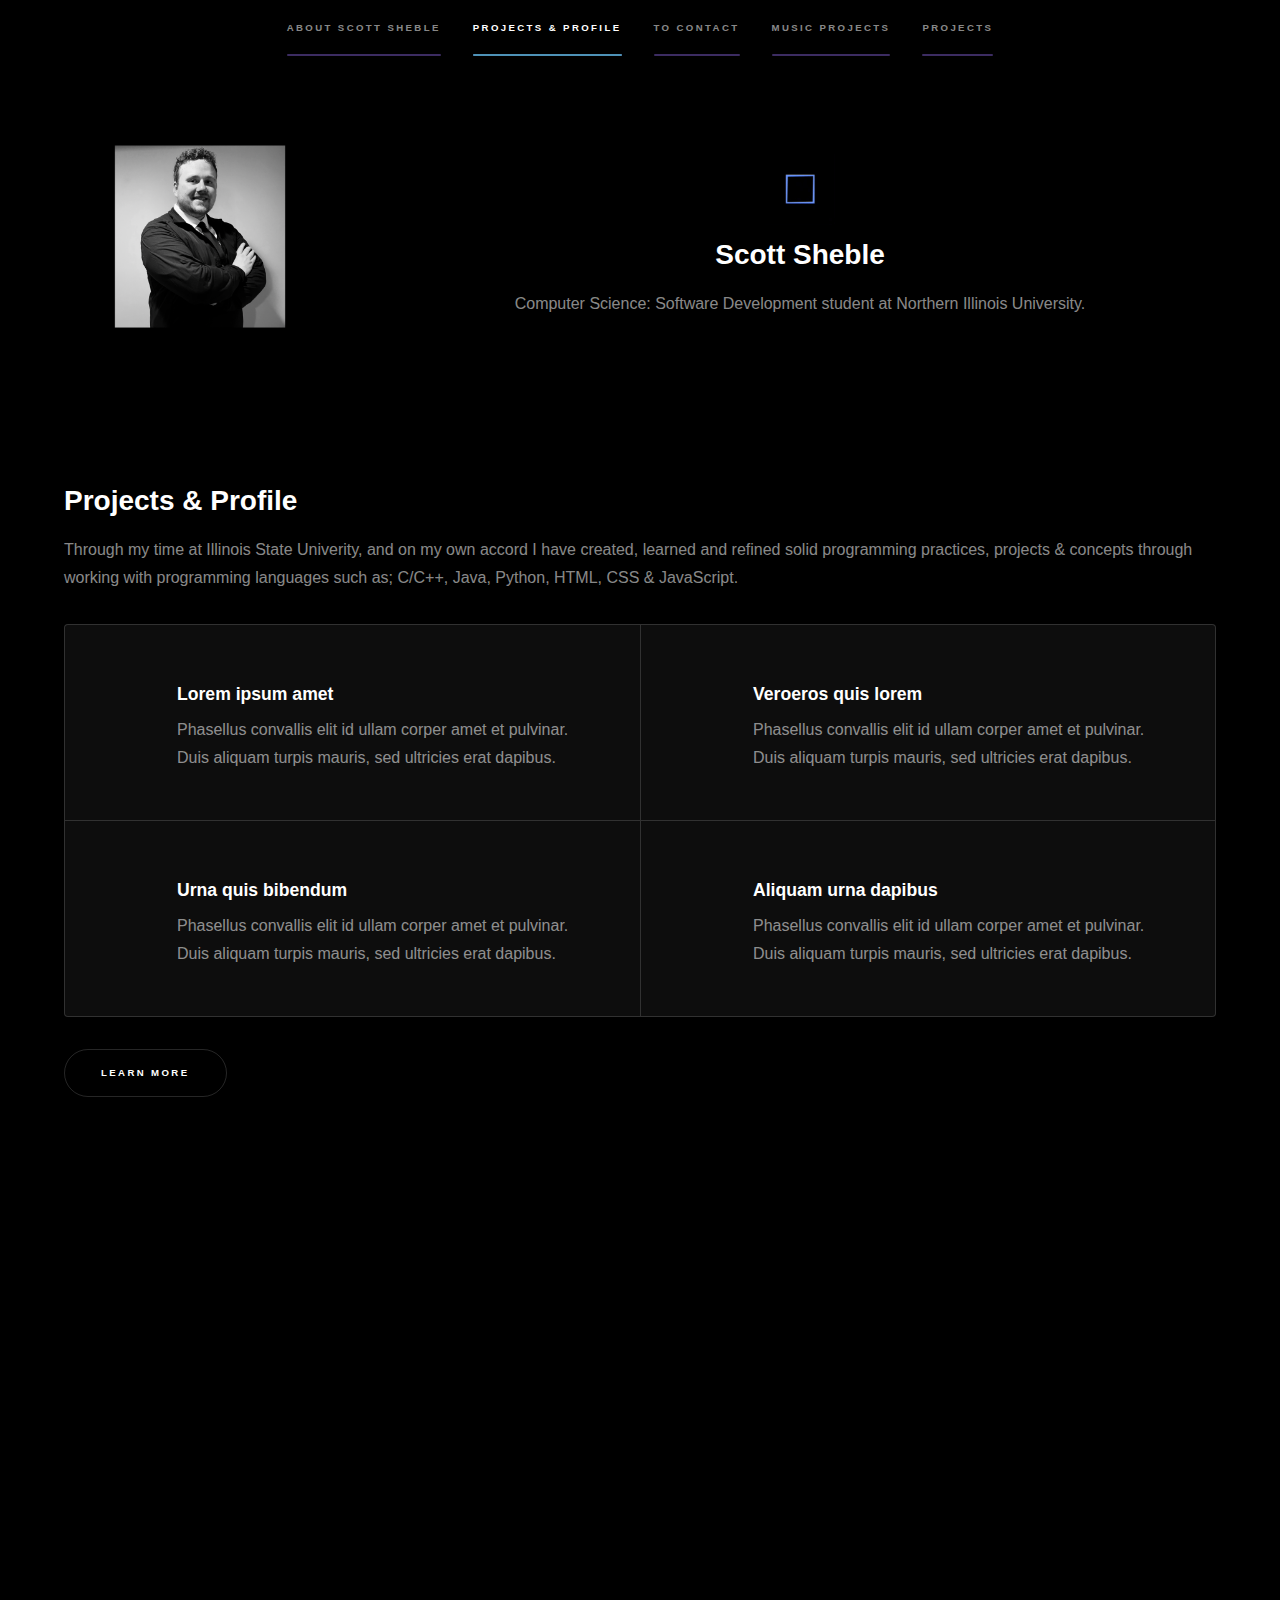
<file: WebDev/scottsheble.github.io-main-other/index.html>
<!DOCTYPE html>
<html>
  <head>
    <title>Scott Sheble</title>
    <meta charset="utf-8" />
    <meta
      name="viewport"
      content="width=device-width, initial-scale=1, user-scalable=no"
    />
    <link rel="stylesheet" href="assets/css/main.css" />
    <noscript
      ><link rel="stylesheet" href="assets/css/noscript.css"
    /></noscript>
  </head>
  <body class="is-preload">
    <!-- Sidebar -->
    <section id="sidebar">
      <div class="inner">
        <nav>          <ul>
            <!-- <li><a href="#intro">Home</a></li> -->
            <li><a href="#one">About Scott Sheble</a></li>
            <li><a href="#two">Projects & Profile</a></li>
            <li><a href="#three">To Contact</a></li>
            <li><a href="generic.html" class="active">Music Projects</a></li>
            <li><a href="projects.html" class="active">Projects</a></li>
          </ul>
        </nav>
      </div>
    </section>

    <!-- Wrapper -->
    <div id="wrapper">
      <!-- Intro -->
      <!-- <section id="intro" class="wrapper style1 fullscreen fade-up">
						<div class="inner">
							<h1>Scott Sheble</h1>
							<p>Current Computer Science & Web Development student at Illinois State University. <a href="http://html5up.net/license">Creative Commons</a>.</p>
							<ul class="actions">
								<li><a href="#one" class="button scrolly">Learn more</a></li>
							</ul>
						</div>
					</section> -->

      <!-- One -->
      <section id="one" class="wrapper style2 spotlights">
        <section>
          <a href="#" class="image"
            ><img src="images/pic01.jpg" alt="" data-position="center center"
          /></a>
          <div class="content">
            <!-- TOP HEADER -->
            <div class="inner">
              <div style="text-align: center;">
                <img class="animated-gif" src="images/logo1.gif" />
              </div>

              <h2 style="text-align: center;">Scott Sheble</h2>

              <p style="text-align: center;">
                Computer Science: Software Development student at Northern Illinois 
                University.
              </p>
              <!-- <div style="text-align: center;">
										<img class="animated-gif" src="images/vid2.gif">
									</div> -->
              <!-- <ul class="actions">
										<li><a href="generic.html" class="button" style="text-align: center;">Learn more</a></li>
									</ul> -->
            </div>
          </div>
        </section>
        <!-- <section>
							<a href="#" class="image"><img src="images/pic02.jpg" alt="" data-position="top center" /></a>
							<div class="content">
								<div class="inner">
									<h2>Scott Sheble | Musician</h2>
									<p>Scott Sheble is a Trance/House/Electro EDM artist from Chicago, IL.</p>
									<ul class="actions">
										<li><a href="generic.html" class="button">Learn more</a></li>
									</ul>
								</div>
							</div>
						</section> -->
        <!--<section>
							<a href="#" class="image"><img src="images/pic03.jpg" alt="" data-position="25% 25%" /></a>
							<div class="content">
								<div class="inner">
									<h2>Ultricies aliquam</h2>
									<p>Phasellus convallis elit id ullamcorper pulvinar. Duis aliquam turpis mauris, eu ultricies erat malesuada quis. Aliquam dapibus.</p>
									<ul class="actions">
										<li><a href="generic.html" class="button">Learn more</a></li>
									</ul>
								</div>
							</div>
						</section> -->
      </section>

      <!-- Two -->
      <section id="two" class="wrapper style3 fade-up">
        <div class="inner">
          <h2>Projects & Profile</h2>
          <p>
            Through my time at Illinois State Univerity, and on my own accord I
            have created, learned and refined solid programming practices,
            projects & concepts through working with programming languages such
            as; C/C++, Java, Python, HTML, CSS & JavaScript.
          </p>
          <div class="features">
            <section>
              <span class="icon solid major fa-code"></span>
              <h3>Lorem ipsum amet</h3>
              <p>
                Phasellus convallis elit id ullam corper amet et pulvinar. Duis
                aliquam turpis mauris, sed ultricies erat dapibus.
              </p>
            </section>
            
            <!-- <section>
									<span class="icon solid major fa-lock"></span>
									<h3>Aliquam sed nullam</h3>
									<p>Phasellus convallis elit id ullam corper amet et pulvinar. Duis aliquam turpis mauris, sed ultricies erat dapibus.</p>
								</section>
								<section>
									<span class="icon solid major fa-cog"></span>
									<h3>Sed erat ullam corper</h3>
									<p>Phasellus convallis elit id ullam corper amet et pulvinar. Duis aliquam turpis mauris, sed ultricies erat dapibus.</p>
								</section> -->
            <section>
              <span class="icon solid major fa-desktop"></span>
              <h3>Veroeros quis lorem</h3>
              <p>
                Phasellus convallis elit id ullam corper amet et pulvinar. Duis
                aliquam turpis mauris, sed ultricies erat dapibus.
              </p>
            </section>
            <section>
              <span class="icon solid major fa-link"></span>
              <h3>Urna quis bibendum</h3>
              <p>
                Phasellus convallis elit id ullam corper amet et pulvinar. Duis
                aliquam turpis mauris, sed ultricies erat dapibus.
              </p>
            </section>
            <section>
              <span class="icon major fa-gem"></span>
              <h3>Aliquam urna dapibus</h3>
              <p>
                Phasellus convallis elit id ullam corper amet et pulvinar. Duis
                aliquam turpis mauris, sed ultricies erat dapibus.
              </p>
            </section>
          </div>
          <ul class="actions">
            <li><a href="generic.html" class="button">Learn more</a></li>
          </ul>
        </div>
      </section>

      <!-- Three -->
      <section id="three" class="wrapper style1 fade-up">
        <div class="inner">
          <h2>To Connect With <strong>Scott Sheble</strong></h2>
          <p>
            Please leave your name, message and a return email address and I
            will get back to you as soon as I can. Thank you.
          </p>
          <div class="split style1">
            <section>
              <form method="post" action="#">
                <div class="fields">
                  <div class="field half">
                    <label for="name">Name</label>
                    <input type="text" name="name" id="name" />
                  </div>
                  <div class="field half">
                    <label for="email">Email</label>
                    <input type="text" name="email" id="email" />
                  </div>
                  <div class="field">
                    <label for="message">Message</label>
                    <textarea name="message" id="message" rows="5"></textarea>
                  </div>
                </div>
                <ul class="actions">
                  <li><a href="" class="button submit">Send Message</a></li>
                </ul>
              </form>
            </section>
            <section>
              <ul class="contact">
                <!-- <li>
											<h3>Address</h3>
											<span>12345 Shelbourne Drive<br />
											Normal, IL 61761<br />
											USA</span>
										</li> -->
                <li>
                  <h3>Email</h3>
                  <a href="#">z1963374@students.niu.edu</a>
                </li>
                <li>
                  <h3>Phone</h3>
                  <span>(630) 277-0155</span>
                </li>
                <li>
                  <h3>GitHub - Scott Sheble</h3>
                  <ul class="icons">
                    <!-- <li><a href="#" class="icon brands fa-twitter"><span class="label">Twitter</span></a></li> -->
                    <!-- <li><a href="#" class="icon brands fa-facebook-f"><span class="label">Facebook</span></a></li> -->
                    <li>
                      <a
                        href="https://www.instagram.com/scottsheble/"
                        class="icon brands fa-instagram"
                        ><span class="label">Instagram</span></a
                      >
                    </li>
                    <li>
                      <a
                        href="https://github.com/scottsheble"
                        class="icon brands fa-github"
                        ><span class="label">GitHub</span></a
                      >
                    </li>
                    <li>
                      <a
                        href="https://www.linkedin.com/in/scott-sheble/"
                        class="icon brands fa-linkedin-in"
                        ><span class="label">LinkedIn</span></a
                      >
                    </li>
                  </ul>
                </li>
              </ul>
            </section>
          </div>
        </div>
      </section>
      <!-- <div style="text-align: center;">
						<img class="animated-gif" src="images/vid2.gif">
					</div> -->
    </div>

    <!-- Footer -->
    <!-- <footer id="footer" class="wrapper style1-alt">
				<div class="inner">
					<ul class="menu">
						<li>&copy; Scott Sheble</li><li><a href="http://www.scottsheble.com">www.scottsheble.com</a></li>
					</ul>
				</div>
			</footer> -->

    <!-- Scripts -->
    <div>
      <script src="assets/js/jquery.min.js"></script>
      <script src="assets/js/jquery.scrollex.min.js"></script>
      <script src="assets/js/jquery.scrolly.min.js"></script>
      <script src="assets/js/browser.min.js"></script>
      <script src="assets/js/breakpoints.min.js"></script>
      <script src="assets/js/util.js"></script>
      <script src="assets/js/main.js"></script>
    </div>

  </body>
</html>
</file>
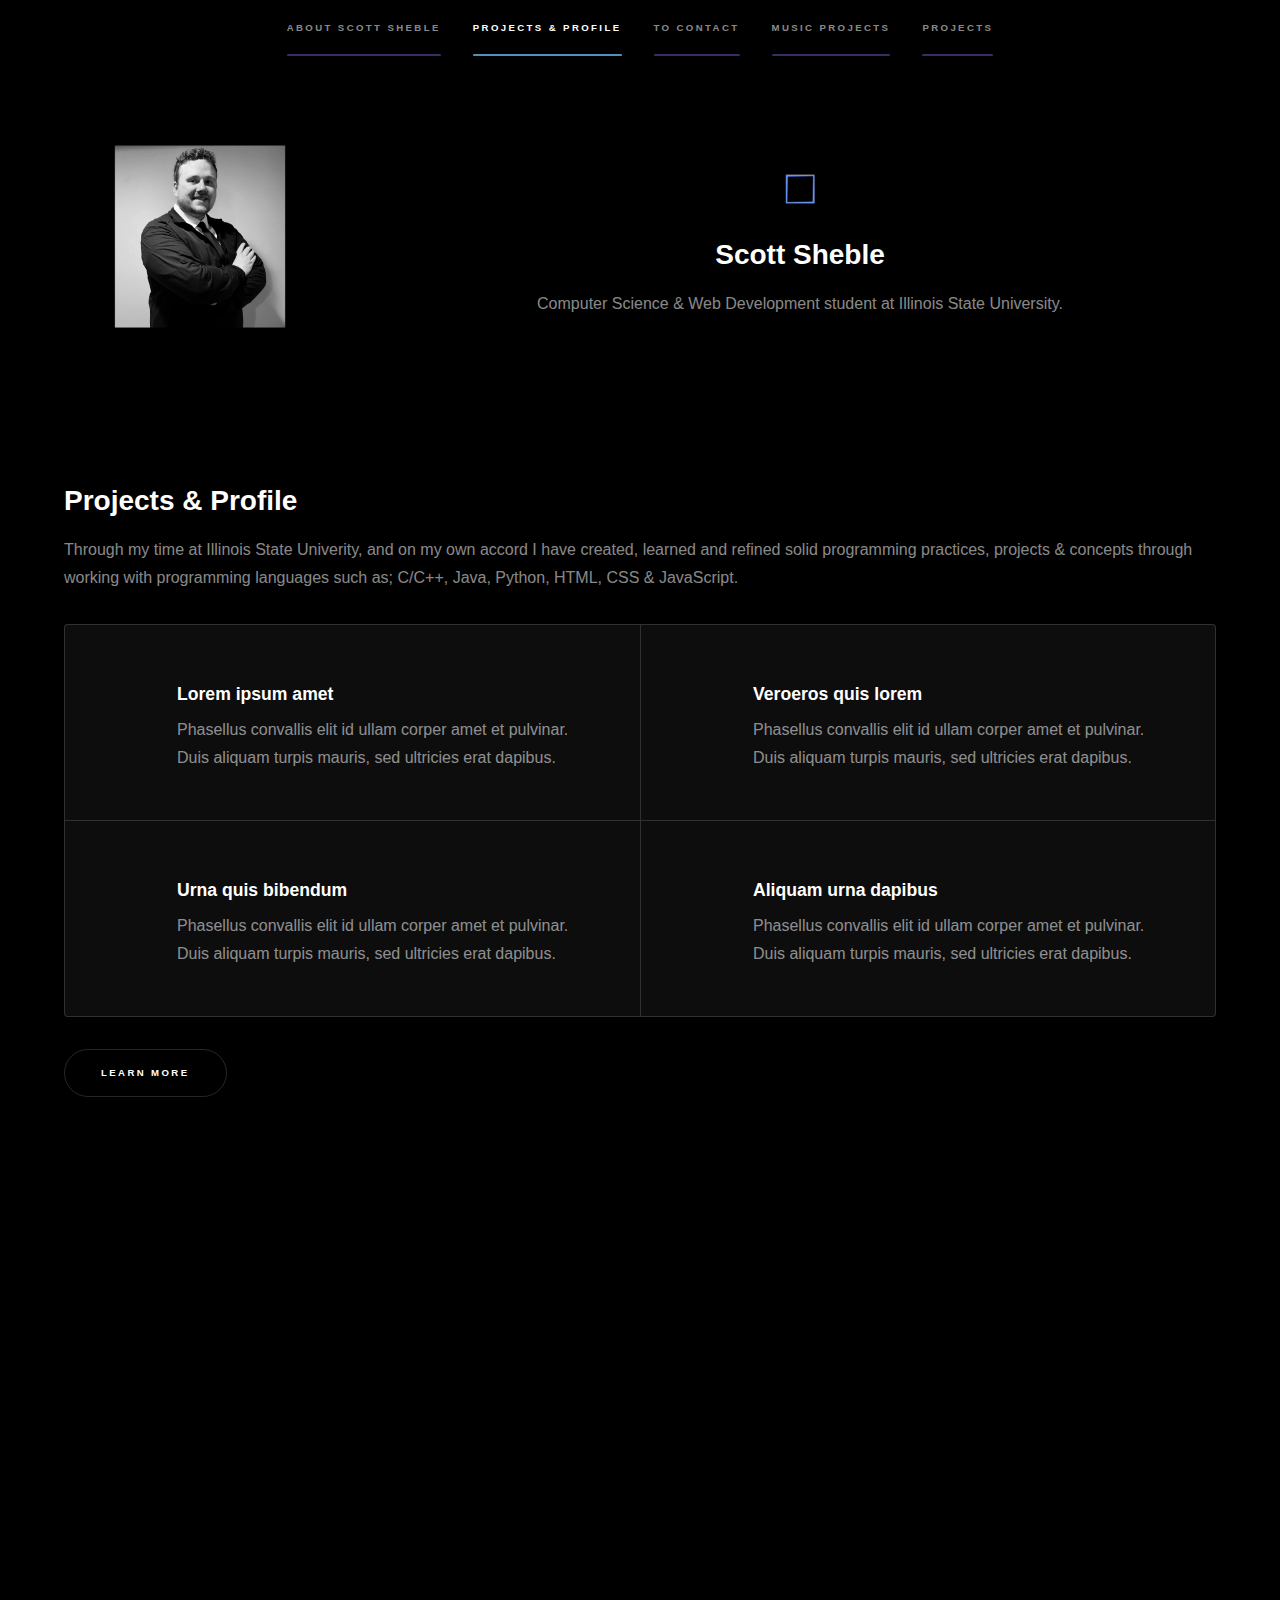
<file: WebDev/scottsheble.github.io-main/index.html>
<!DOCTYPE HTML>

<html>
	<head>
		<title>Scott Sheble</title>
		<meta charset="utf-8" />
		<meta name="viewport" content="width=device-width, initial-scale=1, user-scalable=no" />
		<link rel="stylesheet" href="assets/css/main.css" />
		<noscript><link rel="stylesheet" href="assets/css/noscript.css" /></noscript>
	</head>
	<body class="is-preload">

		<!-- Sidebar -->
			<section id="sidebar">
				<div class="inner">
					<nav>
						
						<ul>
							<!-- <li><a href="#intro">Home</a></li> -->
							<li><a href="#one">About Scott Sheble</a></li>
							<li><a href="#two">Projects & Profile</a></li>
							<li><a href="#three">To Contact</a></li>
							<li><a href="generic.html" class="active">Music Projects</a></li>
							<li><a href="projects.html" class="active">Projects</a></li>
						</ul>
					</nav>
				</div>
			</section>

		<!-- Wrapper -->
			<div id="wrapper">

				<!-- Intro -->
					<!-- <section id="intro" class="wrapper style1 fullscreen fade-up">
						<div class="inner">
							<h1>Scott Sheble</h1>
							<p>Current Computer Science & Web Development student at Illinois State University. <a href="http://html5up.net/license">Creative Commons</a>.</p>
							<ul class="actions">
								<li><a href="#one" class="button scrolly">Learn more</a></li>
							</ul>
						</div>
					</section> -->

				<!-- One -->
					<section id="one" class="wrapper style2 spotlights">
						<section>
						
							<a href="#" class="image"><img src="images/pic01.jpg" alt="" data-position="center center" /></a>
							<div class="content">
								<div class="inner">
									<div style="text-align: center;">
										<img class="animated-gif" src="images/logo1.gif">
									</div>
									
									<h2 style="text-align: center;">Scott Sheble</h2>
									
									<p style="text-align: center;">Computer Science & Web Development student at Illinois State University.</p>
									<!-- <div style="text-align: center;">
										<img class="animated-gif" src="images/vid2.gif">
									</div> -->
									<!-- <ul class="actions">
										<li><a href="generic.html" class="button" style="text-align: center;">Learn more</a></li>
									</ul> -->
								</div>
							</div>
						</section>
						<!-- <section>
							<a href="#" class="image"><img src="images/pic02.jpg" alt="" data-position="top center" /></a>
							<div class="content">
								<div class="inner">
									<h2>Scott Sheble | Musician</h2>
									<p>Scott Sheble is a Trance/House/Electro EDM artist from Chicago, IL.</p>
									<ul class="actions">
										<li><a href="generic.html" class="button">Learn more</a></li>
									</ul>
								</div>
							</div>
						</section> -->
						<!--<section>
							<a href="#" class="image"><img src="images/pic03.jpg" alt="" data-position="25% 25%" /></a>
							<div class="content">
								<div class="inner">
									<h2>Ultricies aliquam</h2>
									<p>Phasellus convallis elit id ullamcorper pulvinar. Duis aliquam turpis mauris, eu ultricies erat malesuada quis. Aliquam dapibus.</p>
									<ul class="actions">
										<li><a href="generic.html" class="button">Learn more</a></li>
									</ul>
								</div>
							</div>
						</section> -->
					</section>

				<!-- Two -->
					<section id="two" class="wrapper style3 fade-up">
						<div class="inner">
							<h2>Projects & Profile</h2>
							<p>Through my time at Illinois State Univerity, and on my own accord I have created, learned and refined solid programming practices, projects & concepts through working with programming languages such as; C/C++, Java, Python, HTML, CSS & JavaScript. </p>
							<div class="features">
								<section>
									<span class="icon solid major fa-code"></span>
									<h3>Lorem ipsum amet</h3>
									<p>Phasellus convallis elit id ullam corper amet et pulvinar. Duis aliquam turpis mauris, sed ultricies erat dapibus.</p>
								</section>
								<!-- <section>
									<span class="icon solid major fa-lock"></span>
									<h3>Aliquam sed nullam</h3>
									<p>Phasellus convallis elit id ullam corper amet et pulvinar. Duis aliquam turpis mauris, sed ultricies erat dapibus.</p>
								</section>
								<section>
									<span class="icon solid major fa-cog"></span>
									<h3>Sed erat ullam corper</h3>
									<p>Phasellus convallis elit id ullam corper amet et pulvinar. Duis aliquam turpis mauris, sed ultricies erat dapibus.</p>
								</section> -->
								<section>
									<span class="icon solid major fa-desktop"></span>
									<h3>Veroeros quis lorem</h3>
									<p>Phasellus convallis elit id ullam corper amet et pulvinar. Duis aliquam turpis mauris, sed ultricies erat dapibus.</p>
								</section>
								<section>
									<span class="icon solid major fa-link"></span>
									<h3>Urna quis bibendum</h3>
									<p>Phasellus convallis elit id ullam corper amet et pulvinar. Duis aliquam turpis mauris, sed ultricies erat dapibus.</p>
								</section>
								<section>
									<span class="icon major fa-gem"></span>
									<h3>Aliquam urna dapibus</h3>
									<p>Phasellus convallis elit id ullam corper amet et pulvinar. Duis aliquam turpis mauris, sed ultricies erat dapibus.</p>
								</section>
							</div>
							<ul class="actions">
								<li><a href="generic.html" class="button">Learn more</a></li>
							</ul>
						</div>
					</section>

				<!-- Three -->
					<section id="three" class="wrapper style1 fade-up">
						<div class="inner">
							<h2>To Connect With <strong>Scott Sheble</strong></h2>
							<p>Please leave your name, message and a return email address and I will get back to you as soon as I can. Thank you.</p>
							<div class="split style1">
								<section>
									<form method="post" action="#">
										<div class="fields">
											<div class="field half">
												<label for="name">Name</label>
												<input type="text" name="name" id="name" />
											</div>
											<div class="field half">
												<label for="email">Email</label>
												<input type="text" name="email" id="email" />
											</div>
											<div class="field">
												<label for="message">Message</label>
												<textarea name="message" id="message" rows="5"></textarea>
											</div>
										</div>
										<ul class="actions">
											<li><a href="" class="button submit">Send Message</a></li>
										</ul>
									</form>
								</section>
								<section>
									<ul class="contact">
										<!-- <li>
											<h3>Address</h3>
											<span>12345 Shelbourne Drive<br />
											Normal, IL 61761<br />
											USA</span>
										</li> -->
										<li>
											<h3>Email</h3>
											<a href="#">sashebl@ilstu.edu</a>
										</li>
										<li>
											<h3>Phone</h3>
											<span>(630) 277-0155</span>
										</li>
										<li>
											<h3>GitHub & Source Code</h3>
											<ul class="icons">
												<!-- <li><a href="#" class="icon brands fa-twitter"><span class="label">Twitter</span></a></li> -->
												<!-- <li><a href="#" class="icon brands fa-facebook-f"><span class="label">Facebook</span></a></li> -->
												<li><a href="https://www.instagram.com/scottsheble/" class="icon brands fa-instagram"><span class="label">Instagram</span></a></li>
												<li><a href="https://github.com/scottsheble" class="icon brands fa-github"><span class="label">GitHub</span></a></li>
												<li><a href="https://www.linkedin.com/in/scott-sheble/" class="icon brands fa-linkedin-in"><span class="label">LinkedIn</span></a></li>
											</ul>
										</li>
									</ul>
								</section>
							</div>
						</div>
					</section>
					<!-- <div style="text-align: center;">
						<img class="animated-gif" src="images/vid2.gif">
					</div> -->

			</div>

		<!-- Footer -->
			<!-- <footer id="footer" class="wrapper style1-alt">
				<div class="inner">
					<ul class="menu">
						<li>&copy; Scott Sheble</li><li><a href="http://www.scottsheble.com">www.scottsheble.com</a></li>
					</ul>
				</div>
			</footer> -->

		<!-- Scripts -->
			<script src="assets/js/jquery.min.js"></script>
			<script src="assets/js/jquery.scrollex.min.js"></script>
			<script src="assets/js/jquery.scrolly.min.js"></script>
			<script src="assets/js/browser.min.js"></script>
			<script src="assets/js/breakpoints.min.js"></script>
			<script src="assets/js/util.js"></script>
			<script src="assets/js/main.js"></script>

	</body>
</html>
</file>
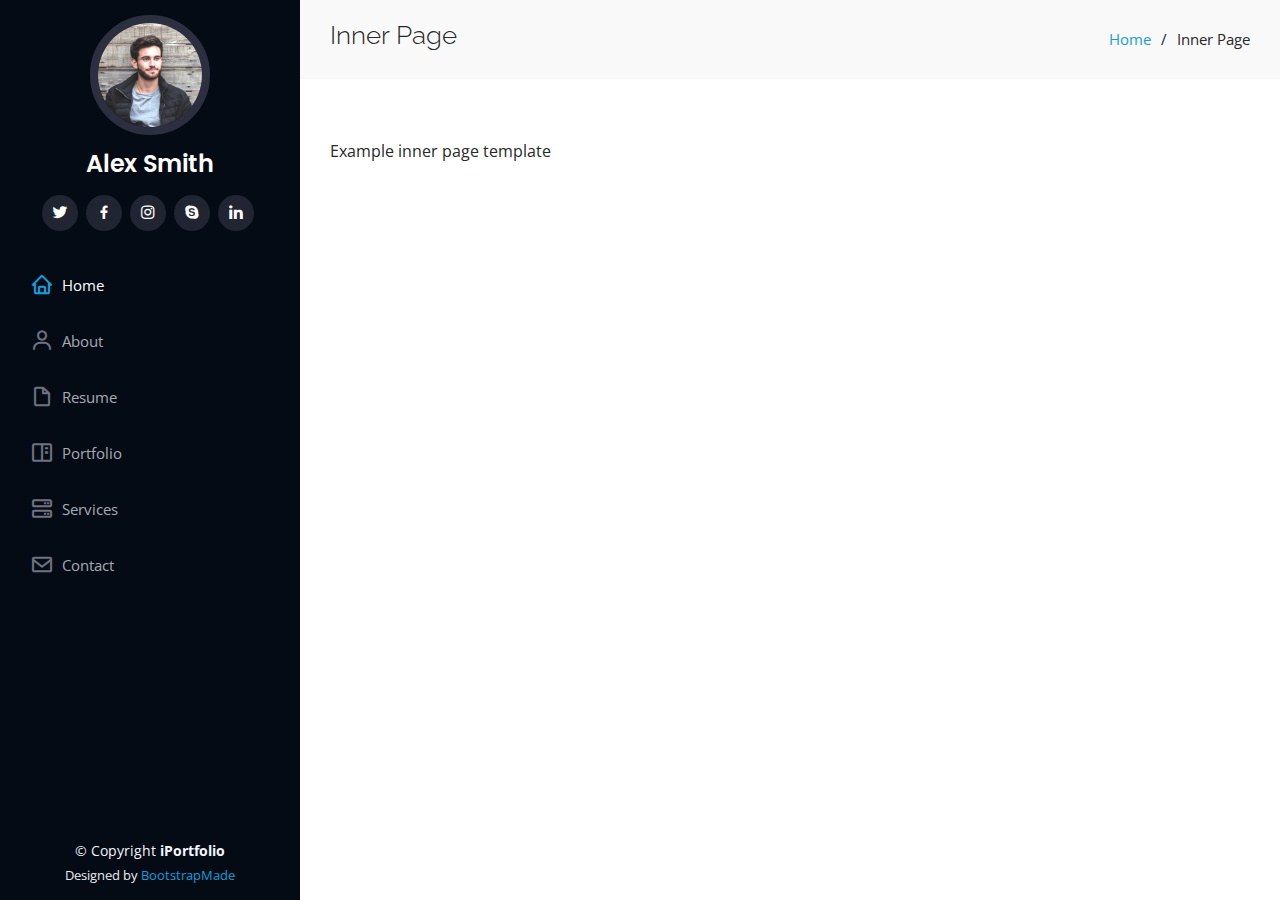
<file: WebDev/iPortfolio/inner-page.html>
<!DOCTYPE html>
<html lang="en">

<head>
  <meta charset="utf-8">
  <meta content="width=device-width, initial-scale=1.0" name="viewport">

  <title>Inner Page - iPortfolio Bootstrap Template</title>
  <meta content="" name="description">
  <meta content="" name="keywords">

  <!-- Favicons -->
  <link href="assets/img/favicon.png" rel="icon">
  <link href="assets/img/apple-touch-icon.png" rel="apple-touch-icon">

  <!-- Google Fonts -->
  <link href="https://fonts.googleapis.com/css?family=Open+Sans:300,300i,400,400i,600,600i,700,700i|Raleway:300,300i,400,400i,500,500i,600,600i,700,700i|Poppins:300,300i,400,400i,500,500i,600,600i,700,700i" rel="stylesheet">

  <!-- Vendor CSS Files -->
  <link href="assets/vendor/aos/aos.css" rel="stylesheet">
  <link href="assets/vendor/bootstrap/css/bootstrap.min.css" rel="stylesheet">
  <link href="assets/vendor/bootstrap-icons/bootstrap-icons.css" rel="stylesheet">
  <link href="assets/vendor/boxicons/css/boxicons.min.css" rel="stylesheet">
  <link href="assets/vendor/glightbox/css/glightbox.min.css" rel="stylesheet">
  <link href="assets/vendor/swiper/swiper-bundle.min.css" rel="stylesheet">

  <!-- Template Main CSS File -->
  <link href="assets/css/style.css" rel="stylesheet">

  <!-- =======================================================
  * Template Name: iPortfolio
  * Updated: Sep 18 2023 with Bootstrap v5.3.2
  * Template URL: https://bootstrapmade.com/iportfolio-bootstrap-portfolio-websites-template/
  * Author: BootstrapMade.com
  * License: https://bootstrapmade.com/license/
  ======================================================== -->
</head>

<body>

  <!-- ======= Mobile nav toggle button ======= -->
  <i class="bi bi-list mobile-nav-toggle d-xl-none"></i>

  <!-- ======= Header ======= -->
  <header id="header">
    <div class="d-flex flex-column">

      <div class="profile">
        <img src="assets/img/profile-img.jpg" alt="" class="img-fluid rounded-circle">
        <h1 class="text-light"><a href="index.html">Alex Smith</a></h1>
        <div class="social-links mt-3 text-center">
          <a href="#" class="twitter"><i class="bx bxl-twitter"></i></a>
          <a href="#" class="facebook"><i class="bx bxl-facebook"></i></a>
          <a href="#" class="instagram"><i class="bx bxl-instagram"></i></a>
          <a href="#" class="google-plus"><i class="bx bxl-skype"></i></a>
          <a href="#" class="linkedin"><i class="bx bxl-linkedin"></i></a>
        </div>
      </div>

      <nav id="navbar" class="nav-menu navbar">
        <ul>
          <li><a href="#hero" class="nav-link scrollto active"><i class="bx bx-home"></i> <span>Home</span></a></li>
          <li><a href="#about" class="nav-link scrollto"><i class="bx bx-user"></i> <span>About</span></a></li>
          <li><a href="#resume" class="nav-link scrollto"><i class="bx bx-file-blank"></i> <span>Resume</span></a></li>
          <li><a href="#portfolio" class="nav-link scrollto"><i class="bx bx-book-content"></i> <span>Portfolio</span></a></li>
          <li><a href="#services" class="nav-link scrollto"><i class="bx bx-server"></i> <span>Services</span></a></li>
          <li><a href="#contact" class="nav-link scrollto"><i class="bx bx-envelope"></i> <span>Contact</span></a></li>
        </ul>
      </nav><!-- .nav-menu -->
    </div>
  </header><!-- End Header -->

  <main id="main">

    <!-- ======= Breadcrumbs ======= -->
    <section class="breadcrumbs">
      <div class="container">

        <div class="d-flex justify-content-between align-items-center">
          <h2>Inner Page</h2>
          <ol>
            <li><a href="index.html">Home</a></li>
            <li>Inner Page</li>
          </ol>
        </div>

      </div>
    </section><!-- End Breadcrumbs -->

    <section class="inner-page">
      <div class="container">
        <p>
          Example inner page template
        </p>
      </div>
    </section>

  </main><!-- End #main -->

  <!-- ======= Footer ======= -->
  <footer id="footer">
    <div class="container">
      <div class="copyright">
        &copy; Copyright <strong><span>iPortfolio</span></strong>
      </div>
      <div class="credits">
        <!-- All the links in the footer should remain intact. -->
        <!-- You can delete the links only if you purchased the pro version. -->
        <!-- Licensing information: https://bootstrapmade.com/license/ -->
        <!-- Purchase the pro version with working PHP/AJAX contact form: https://bootstrapmade.com/iportfolio-bootstrap-portfolio-websites-template/ -->
        Designed by <a href="https://bootstrapmade.com/">BootstrapMade</a>
      </div>
    </div>
  </footer><!-- End  Footer -->

  <a href="#" class="back-to-top d-flex align-items-center justify-content-center"><i class="bi bi-arrow-up-short"></i></a>

  <!-- Vendor JS Files -->
  <script src="assets/vendor/purecounter/purecounter_vanilla.js"></script>
  <script src="assets/vendor/aos/aos.js"></script>
  <script src="assets/vendor/bootstrap/js/bootstrap.bundle.min.js"></script>
  <script src="assets/vendor/glightbox/js/glightbox.min.js"></script>
  <script src="assets/vendor/isotope-layout/isotope.pkgd.min.js"></script>
  <script src="assets/vendor/swiper/swiper-bundle.min.js"></script>
  <script src="assets/vendor/typed.js/typed.umd.js"></script>
  <script src="assets/vendor/waypoints/noframework.waypoints.js"></script>
  <script src="assets/vendor/php-email-form/validate.js"></script>

  <!-- Template Main JS File -->
  <script src="assets/js/main.js"></script>

</body>

</html>
</file>
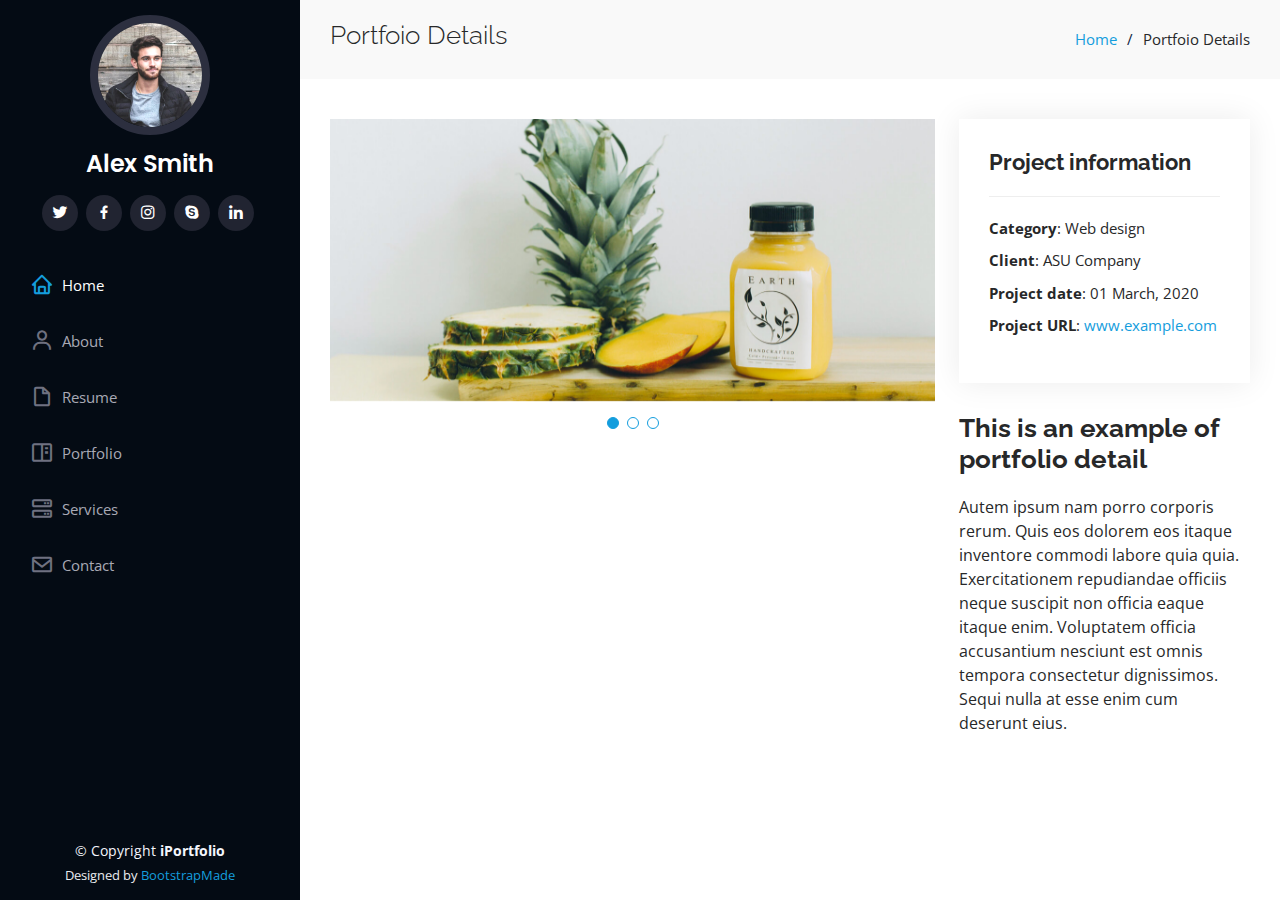
<file: WebDev/iPortfolio/portfolio-details.html>
<!DOCTYPE html>
<html lang="en">

<head>
  <meta charset="utf-8">
  <meta content="width=device-width, initial-scale=1.0" name="viewport">

  <title>Portfolio Details - iPortfolio Bootstrap Template</title>
  <meta content="" name="description">
  <meta content="" name="keywords">

  <!-- Favicons -->
  <link href="assets/img/favicon.png" rel="icon">
  <link href="assets/img/apple-touch-icon.png" rel="apple-touch-icon">

  <!-- Google Fonts -->
  <link href="https://fonts.googleapis.com/css?family=Open+Sans:300,300i,400,400i,600,600i,700,700i|Raleway:300,300i,400,400i,500,500i,600,600i,700,700i|Poppins:300,300i,400,400i,500,500i,600,600i,700,700i" rel="stylesheet">

  <!-- Vendor CSS Files -->
  <link href="assets/vendor/aos/aos.css" rel="stylesheet">
  <link href="assets/vendor/bootstrap/css/bootstrap.min.css" rel="stylesheet">
  <link href="assets/vendor/bootstrap-icons/bootstrap-icons.css" rel="stylesheet">
  <link href="assets/vendor/boxicons/css/boxicons.min.css" rel="stylesheet">
  <link href="assets/vendor/glightbox/css/glightbox.min.css" rel="stylesheet">
  <link href="assets/vendor/swiper/swiper-bundle.min.css" rel="stylesheet">

  <!-- Template Main CSS File -->
  <link href="assets/css/style.css" rel="stylesheet">

  <!-- =======================================================
  * Template Name: iPortfolio
  * Updated: Sep 18 2023 with Bootstrap v5.3.2
  * Template URL: https://bootstrapmade.com/iportfolio-bootstrap-portfolio-websites-template/
  * Author: BootstrapMade.com
  * License: https://bootstrapmade.com/license/
  ======================================================== -->
</head>

<body>

  <!-- ======= Mobile nav toggle button ======= -->
  <i class="bi bi-list mobile-nav-toggle d-xl-none"></i>

  <!-- ======= Header ======= -->
  <header id="header">
    <div class="d-flex flex-column">

      <div class="profile">
        <img src="assets/img/profile-img.jpg" alt="" class="img-fluid rounded-circle">
        <h1 class="text-light"><a href="index.html">Alex Smith</a></h1>
        <div class="social-links mt-3 text-center">
          <a href="#" class="twitter"><i class="bx bxl-twitter"></i></a>
          <a href="#" class="facebook"><i class="bx bxl-facebook"></i></a>
          <a href="#" class="instagram"><i class="bx bxl-instagram"></i></a>
          <a href="#" class="google-plus"><i class="bx bxl-skype"></i></a>
          <a href="#" class="linkedin"><i class="bx bxl-linkedin"></i></a>
        </div>
      </div>

      <nav id="navbar" class="nav-menu navbar">
        <ul>
          <li><a href="#hero" class="nav-link scrollto active"><i class="bx bx-home"></i> <span>Home</span></a></li>
          <li><a href="#about" class="nav-link scrollto"><i class="bx bx-user"></i> <span>About</span></a></li>
          <li><a href="#resume" class="nav-link scrollto"><i class="bx bx-file-blank"></i> <span>Resume</span></a></li>
          <li><a href="#portfolio" class="nav-link scrollto"><i class="bx bx-book-content"></i> <span>Portfolio</span></a></li>
          <li><a href="#services" class="nav-link scrollto"><i class="bx bx-server"></i> <span>Services</span></a></li>
          <li><a href="#contact" class="nav-link scrollto"><i class="bx bx-envelope"></i> <span>Contact</span></a></li>
        </ul>
      </nav><!-- .nav-menu -->
    </div>
  </header><!-- End Header -->

  <main id="main">

    <!-- ======= Breadcrumbs ======= -->
    <section id="breadcrumbs" class="breadcrumbs">
      <div class="container">

        <div class="d-flex justify-content-between align-items-center">
          <h2>Portfoio Details</h2>
          <ol>
            <li><a href="index.html">Home</a></li>
            <li>Portfoio Details</li>
          </ol>
        </div>

      </div>
    </section><!-- End Breadcrumbs -->

    <!-- ======= Portfolio Details Section ======= -->
    <section id="portfolio-details" class="portfolio-details">
      <div class="container">

        <div class="row gy-4">

          <div class="col-lg-8">
            <div class="portfolio-details-slider swiper">
              <div class="swiper-wrapper align-items-center">

                <div class="swiper-slide">
                  <img src="assets/img/portfolio/portfolio-details-1.jpg" alt="">
                </div>

                <div class="swiper-slide">
                  <img src="assets/img/portfolio/portfolio-details-2.jpg" alt="">
                </div>

                <div class="swiper-slide">
                  <img src="assets/img/portfolio/portfolio-details-3.jpg" alt="">
                </div>

              </div>
              <div class="swiper-pagination"></div>
            </div>
          </div>

          <div class="col-lg-4">
            <div class="portfolio-info">
              <h3>Project information</h3>
              <ul>
                <li><strong>Category</strong>: Web design</li>
                <li><strong>Client</strong>: ASU Company</li>
                <li><strong>Project date</strong>: 01 March, 2020</li>
                <li><strong>Project URL</strong>: <a href="#">www.example.com</a></li>
              </ul>
            </div>
            <div class="portfolio-description">
              <h2>This is an example of portfolio detail</h2>
              <p>
                Autem ipsum nam porro corporis rerum. Quis eos dolorem eos itaque inventore commodi labore quia quia. Exercitationem repudiandae officiis neque suscipit non officia eaque itaque enim. Voluptatem officia accusantium nesciunt est omnis tempora consectetur dignissimos. Sequi nulla at esse enim cum deserunt eius.
              </p>
            </div>
          </div>

        </div>

      </div>
    </section><!-- End Portfolio Details Section -->

  </main><!-- End #main -->

  <!-- ======= Footer ======= -->
  <footer id="footer">
    <div class="container">
      <div class="copyright">
        &copy; Copyright <strong><span>iPortfolio</span></strong>
      </div>
      <div class="credits">
        <!-- All the links in the footer should remain intact. -->
        <!-- You can delete the links only if you purchased the pro version. -->
        <!-- Licensing information: https://bootstrapmade.com/license/ -->
        <!-- Purchase the pro version with working PHP/AJAX contact form: https://bootstrapmade.com/iportfolio-bootstrap-portfolio-websites-template/ -->
        Designed by <a href="https://bootstrapmade.com/">BootstrapMade</a>
      </div>
    </div>
  </footer><!-- End  Footer -->

  <a href="#" class="back-to-top d-flex align-items-center justify-content-center"><i class="bi bi-arrow-up-short"></i></a>

  <!-- Vendor JS Files -->
  <script src="assets/vendor/purecounter/purecounter_vanilla.js"></script>
  <script src="assets/vendor/aos/aos.js"></script>
  <script src="assets/vendor/bootstrap/js/bootstrap.bundle.min.js"></script>
  <script src="assets/vendor/glightbox/js/glightbox.min.js"></script>
  <script src="assets/vendor/isotope-layout/isotope.pkgd.min.js"></script>
  <script src="assets/vendor/swiper/swiper-bundle.min.js"></script>
  <script src="assets/vendor/typed.js/typed.umd.js"></script>
  <script src="assets/vendor/waypoints/noframework.waypoints.js"></script>
  <script src="assets/vendor/php-email-form/validate.js"></script>

  <!-- Template Main JS File -->
  <script src="assets/js/main.js"></script>

</body>

</html>
</file>
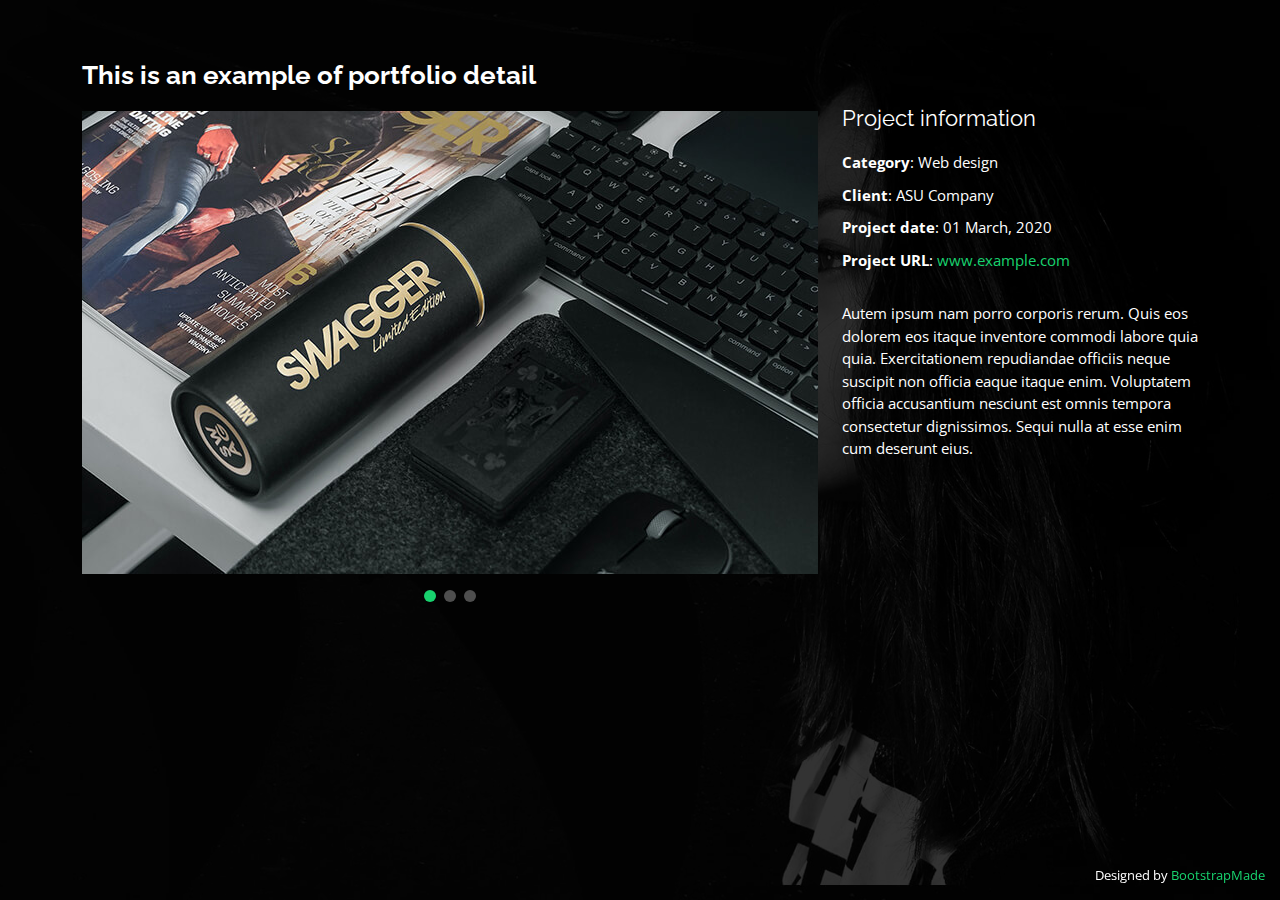
<file: WebDev/Personal/portfolio-details.html>
<!DOCTYPE html>
<html lang="en">

<head>
  <meta charset="utf-8">
  <meta content="width=device-width, initial-scale=1.0" name="viewport">

  <title>Portfolio Details - Personal Bootstrap Template</title>
  <meta content="" name="description">
  <meta content="" name="keywords">

  <!-- Favicons -->
  <link href="assets/img/favicon.png" rel="icon">
  <link href="assets/img/apple-touch-icon.png" rel="apple-touch-icon">

  <!-- Google Fonts -->
  <link href="https://fonts.googleapis.com/css?family=Open+Sans:300,300i,400,400i,600,600i,700,700i|Raleway:300,300i,400,400i,500,500i,600,600i,700,700i|Poppins:300,300i,400,400i,500,500i,600,600i,700,700i" rel="stylesheet">

  <!-- Vendor CSS Files -->
  <link href="assets/vendor/bootstrap/css/bootstrap.min.css" rel="stylesheet">
  <link href="assets/vendor/bootstrap-icons/bootstrap-icons.css" rel="stylesheet">
  <link href="assets/vendor/boxicons/css/boxicons.min.css" rel="stylesheet">
  <link href="assets/vendor/glightbox/css/glightbox.min.css" rel="stylesheet">
  <link href="assets/vendor/remixicon/remixicon.css" rel="stylesheet">
  <link href="assets/vendor/swiper/swiper-bundle.min.css" rel="stylesheet">

  <!-- Template Main CSS File -->
  <link href="assets/css/style.css" rel="stylesheet">

  <!-- =======================================================
  * Template Name: Personal
  * Updated: Sep 18 2023 with Bootstrap v5.3.2
  * Template URL: https://bootstrapmade.com/personal-free-resume-bootstrap-template/
  * Author: BootstrapMade.com
  * License: https://bootstrapmade.com/license/
  ======================================================== -->
</head>

<body>

  <main id="main">

    <!-- ======= Portfolio Details ======= -->
    <div id="portfolio-details" class="portfolio-details">
      <div class="container">

        <div class="row">

          <div class="col-lg-8">
            <h2 class="portfolio-title">This is an example of portfolio detail</h2>

            <div class="portfolio-details-slider swiper">
              <div class="swiper-wrapper align-items-center">

                <div class="swiper-slide">
                  <img src="assets/img/portfolio/portfolio-details-1.jpg" alt="">
                </div>

                <div class="swiper-slide">
                  <img src="assets/img/portfolio/portfolio-details-2.jpg" alt="">
                </div>

                <div class="swiper-slide">
                  <img src="assets/img/portfolio/portfolio-details-3.jpg" alt="">
                </div>

              </div>
              <div class="swiper-pagination"></div>
            </div>

          </div>

          <div class="col-lg-4 portfolio-info">
            <h3>Project information</h3>
            <ul>
              <li><strong>Category</strong>: Web design</li>
              <li><strong>Client</strong>: ASU Company</li>
              <li><strong>Project date</strong>: 01 March, 2020</li>
              <li><strong>Project URL</strong>: <a href="#">www.example.com</a></li>
            </ul>

            <p>
              Autem ipsum nam porro corporis rerum. Quis eos dolorem eos itaque inventore commodi labore quia quia. Exercitationem repudiandae officiis neque suscipit non officia eaque itaque enim. Voluptatem officia accusantium nesciunt est omnis tempora consectetur dignissimos. Sequi nulla at esse enim cum deserunt eius.
            </p>
          </div>

        </div>

      </div>
    </div><!-- End Portfolio Details -->

  </main><!-- End #main -->

  <div class="credits">
    <!-- All the links in the footer should remain intact. -->
    <!-- You can delete the links only if you purchased the pro version. -->
    <!-- Licensing information: https://bootstrapmade.com/license/ -->
    <!-- Purchase the pro version with working PHP/AJAX contact form: https://bootstrapmade.com/personal-free-resume-bootstrap-template/ -->
    Designed by <a href="https://bootstrapmade.com/">BootstrapMade</a>
  </div>

  <!-- Vendor JS Files -->
  <script src="assets/vendor/purecounter/purecounter_vanilla.js"></script>
  <script src="assets/vendor/bootstrap/js/bootstrap.bundle.min.js"></script>
  <script src="assets/vendor/glightbox/js/glightbox.min.js"></script>
  <script src="assets/vendor/isotope-layout/isotope.pkgd.min.js"></script>
  <script src="assets/vendor/swiper/swiper-bundle.min.js"></script>
  <script src="assets/vendor/waypoints/noframework.waypoints.js"></script>
  <script src="assets/vendor/php-email-form/validate.js"></script>

  <!-- Template Main JS File -->
  <script src="assets/js/main.js"></script>

</body>

</html>
</file>
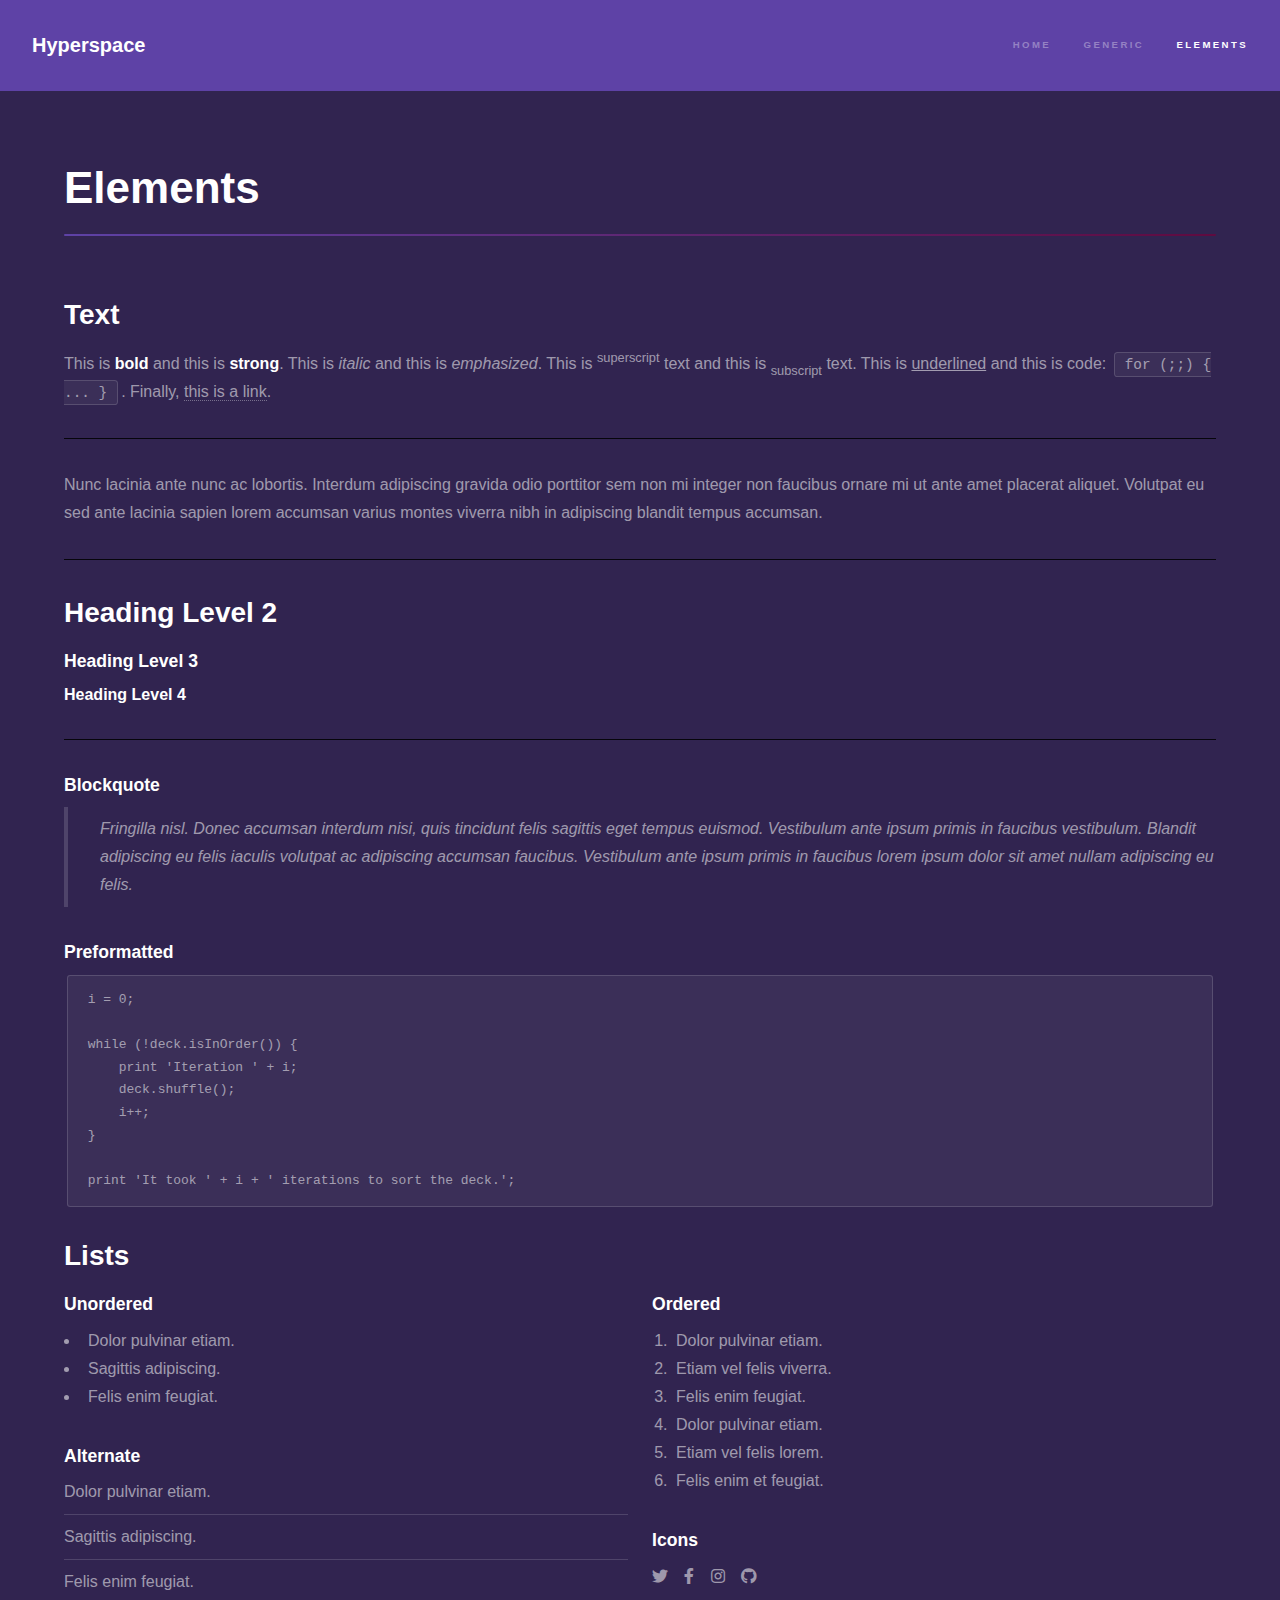
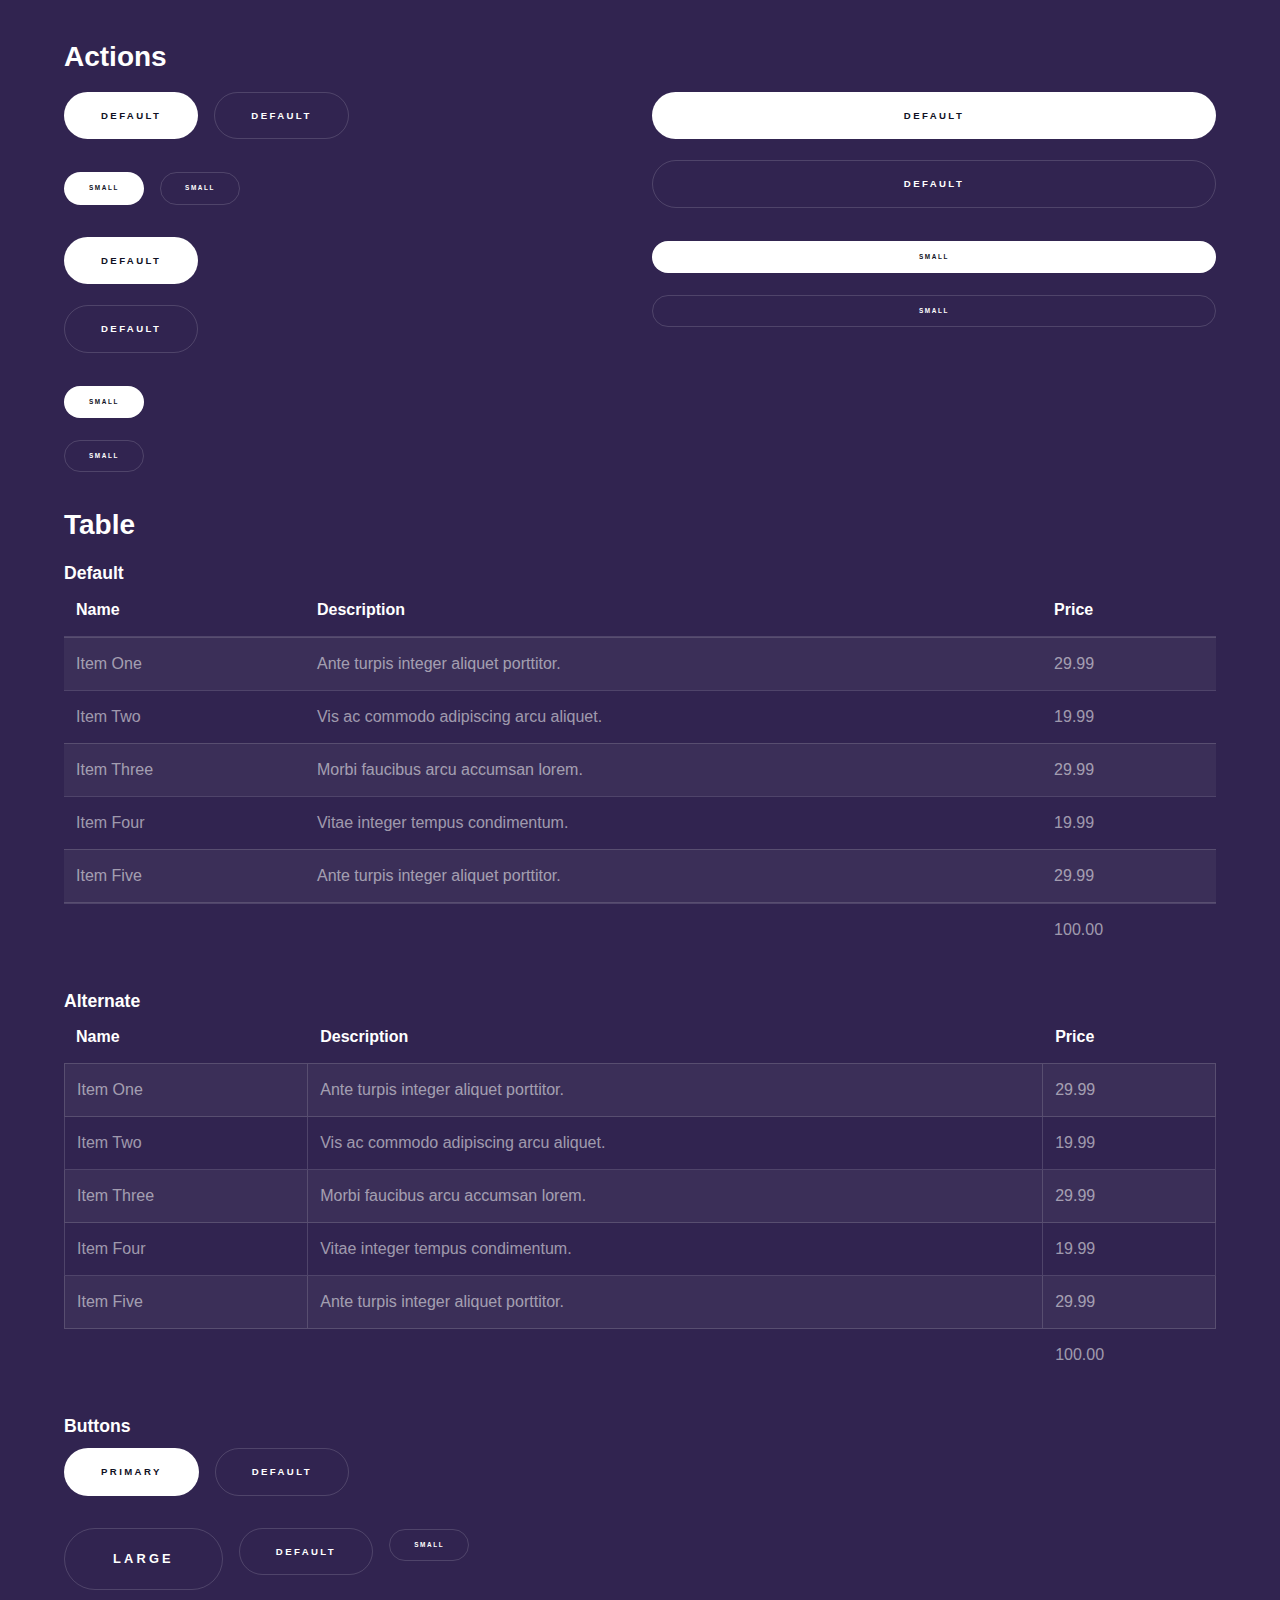
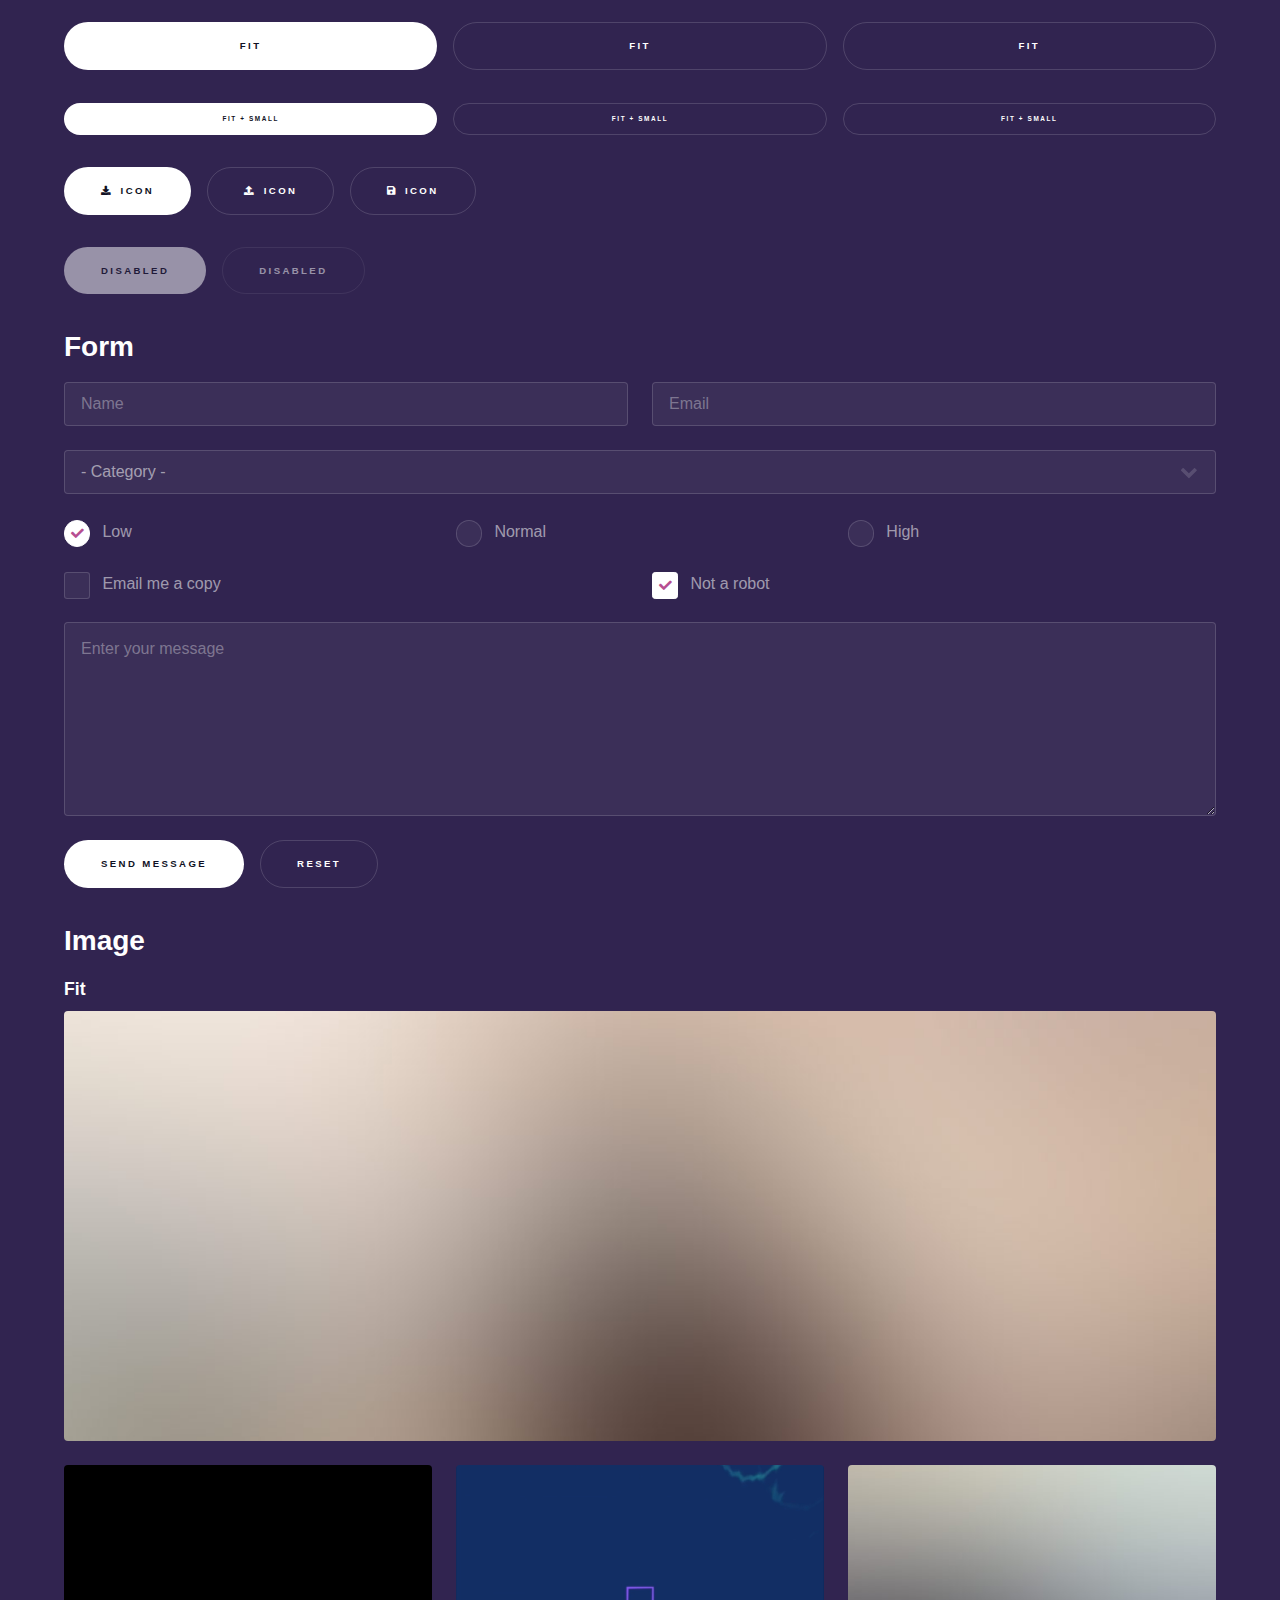
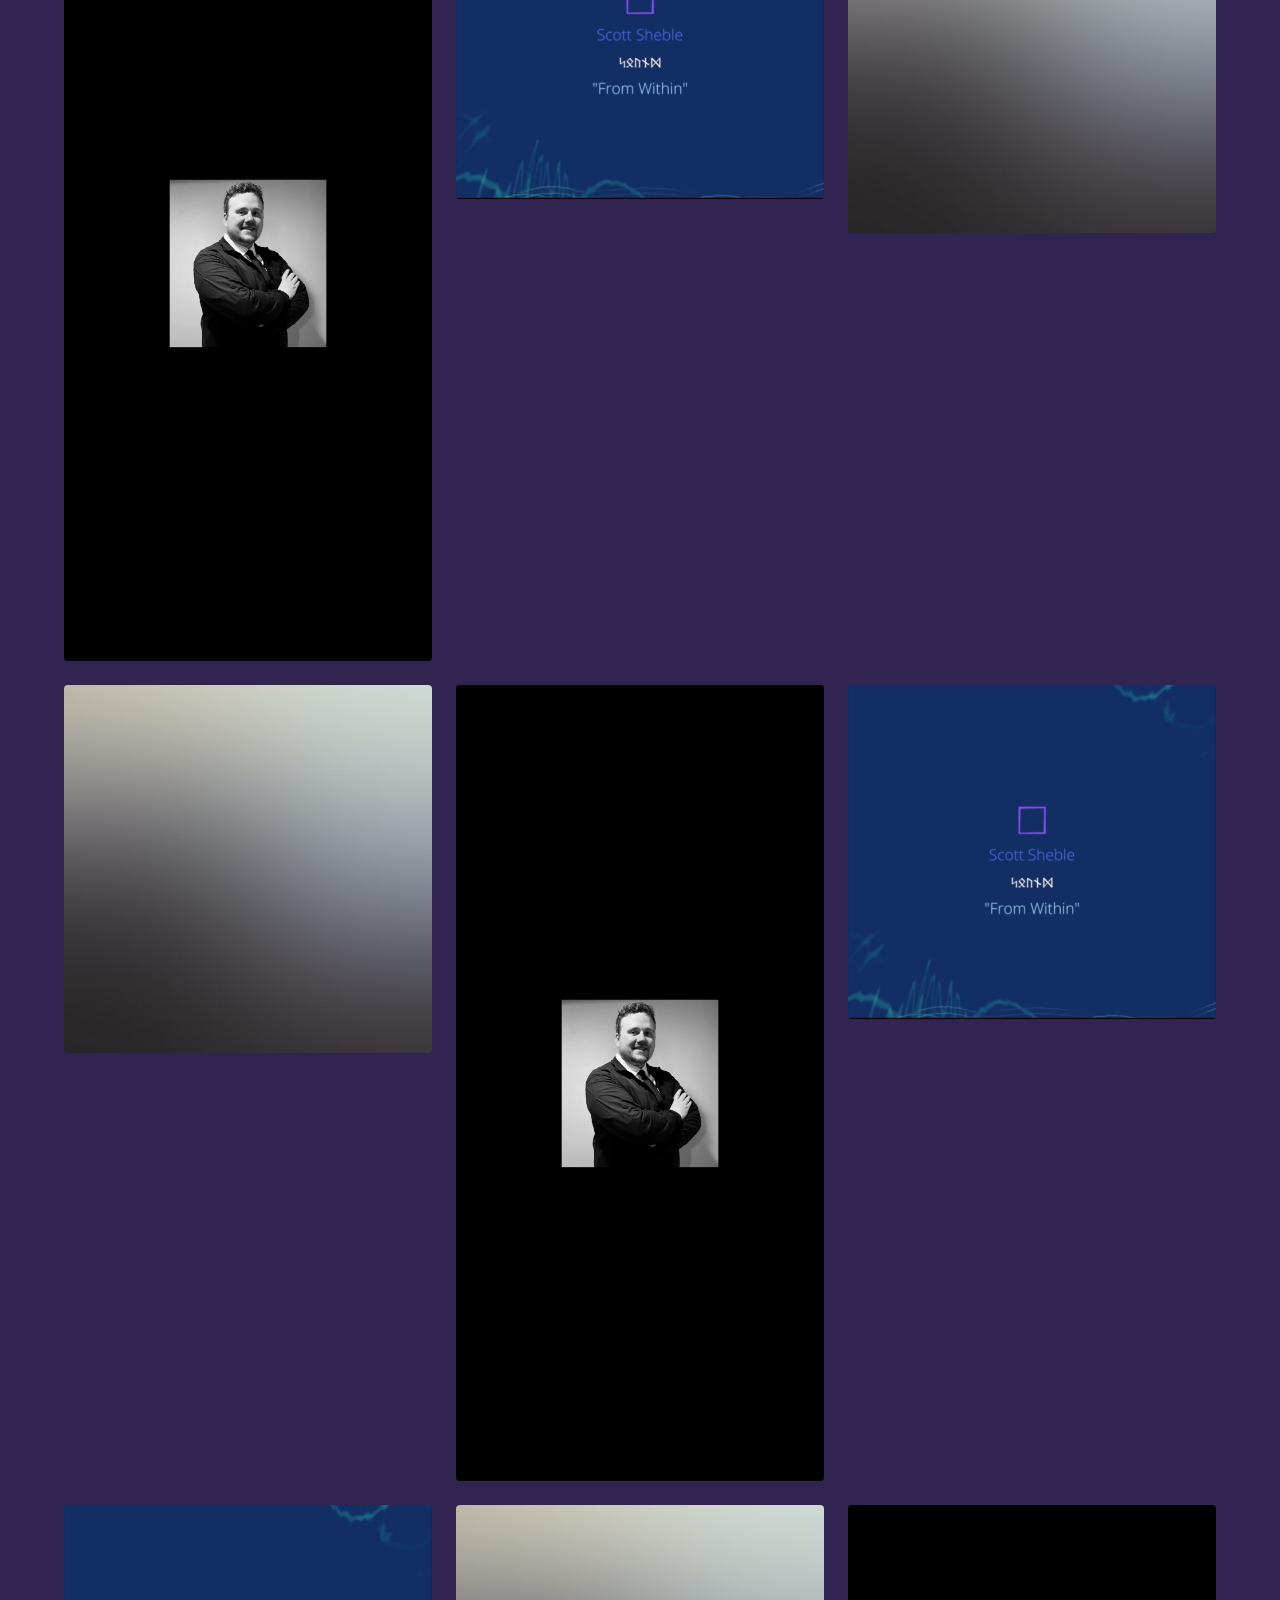
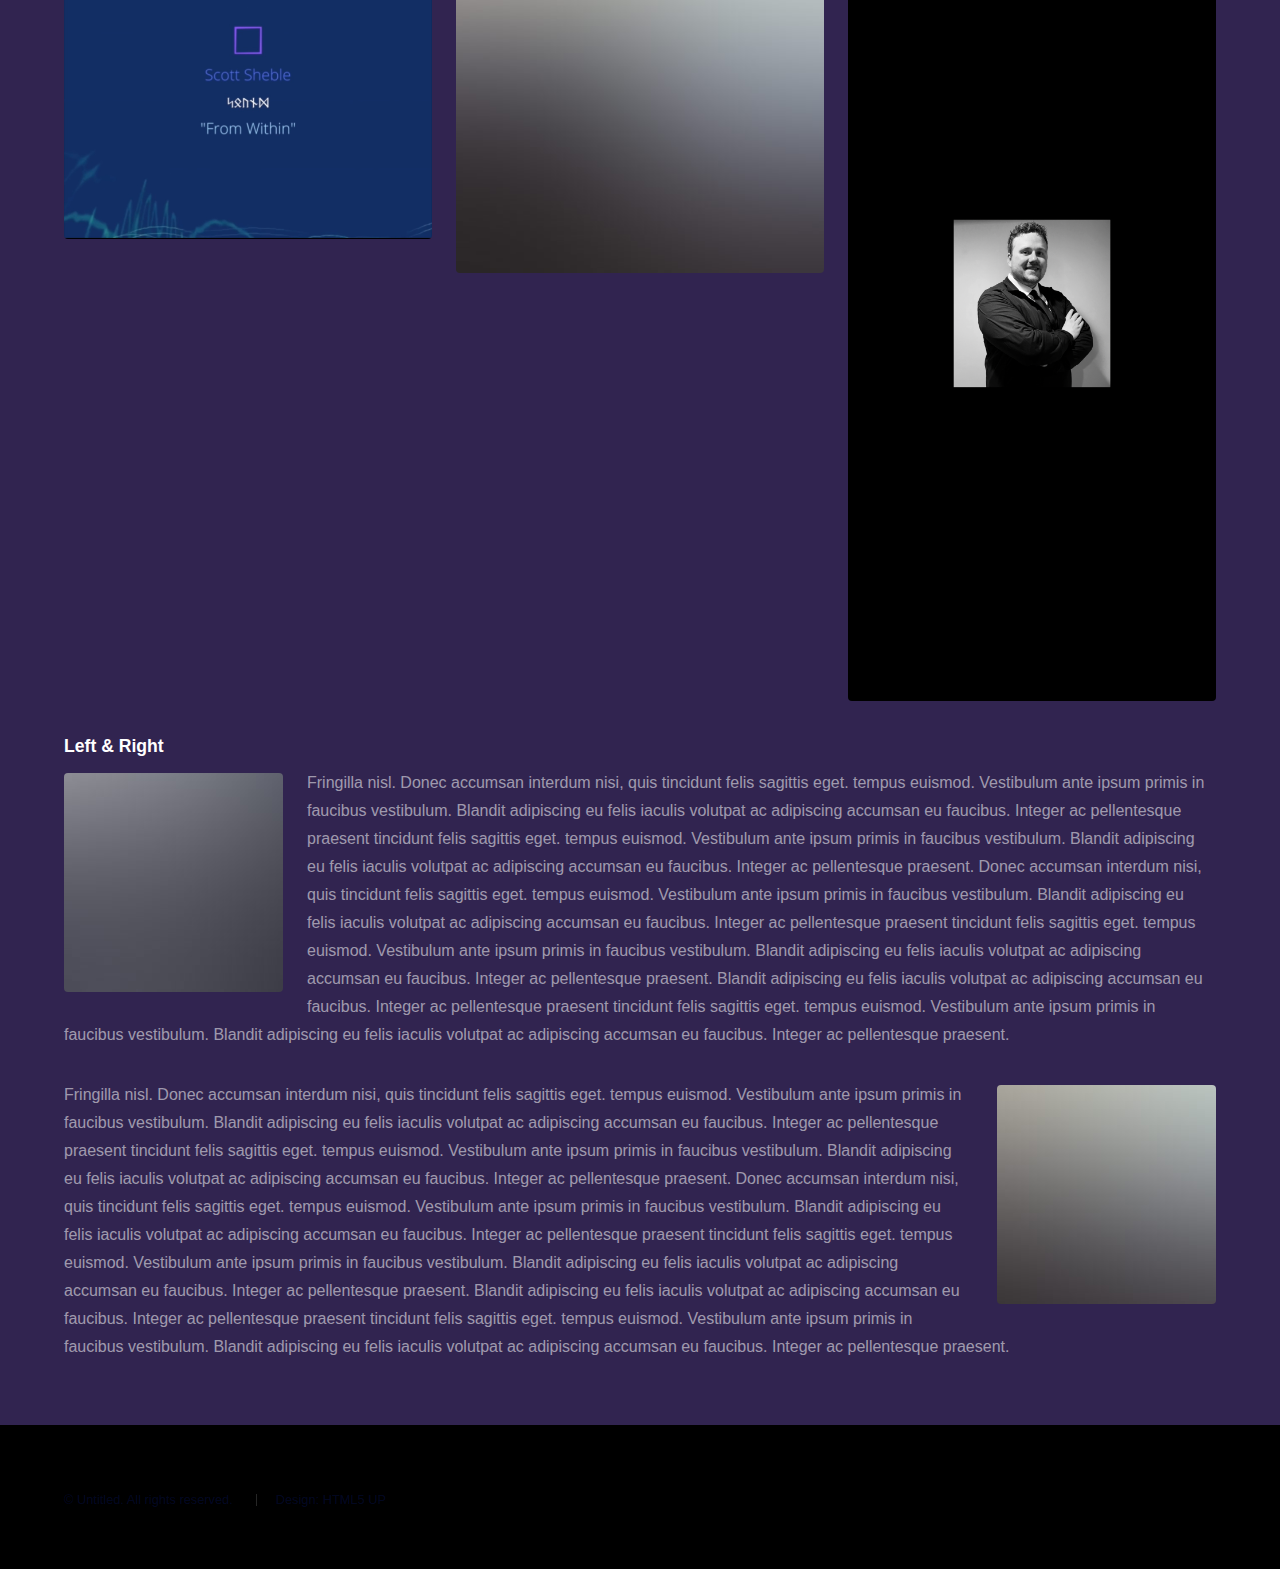
<file: WebDev/scottsheble.github.io-main-other/elements.html>
<!DOCTYPE html>
<!--
	Hyperspace by HTML5 UP
	html5up.net | @ajlkn
	Free for personal and commercial use under the CCA 3.0 license (html5up.net/license)
-->
<html>
  <head>
    <title>Elements - Hyperspace by HTML5 UP</title>
    <meta charset="utf-8" />
    <meta
      name="viewport"
      content="width=device-width, initial-scale=1, user-scalable=no"
    />
    <link rel="stylesheet" href="assets/css/main.css" />
    <noscript
      ><link rel="stylesheet" href="assets/css/noscript.css"
    /></noscript>
  </head>
  <body class="is-preload">
    <!-- Header -->
    <header id="header">
      <a href="index.html" class="title">Hyperspace</a>
      <nav>
        <ul>
          <li><a href="index.html">Home</a></li>
          <li><a href="generic.html">Generic</a></li>
          <li><a href="elements.html" class="active">Elements</a></li>
        </ul>
      </nav>
    </header>

    <!-- Wrapper -->
    <div id="wrapper">
      <!-- Main -->
      <section id="main" class="wrapper">
        <div class="inner">
          <h1 class="major">Elements</h1>

          <!-- Text -->
          <section>
            <h2>Text</h2>
            <p>
              This is <b>bold</b> and this is <strong>strong</strong>. This is
              <i>italic</i> and this is <em>emphasized</em>. This is
              <sup>superscript</sup> text and this is <sub>subscript</sub> text.
              This is <u>underlined</u> and this is code:
              <code>for (;;) { ... }</code>. Finally,
              <a href="#">this is a link</a>.
            </p>
            <hr />
            <p>
              Nunc lacinia ante nunc ac lobortis. Interdum adipiscing gravida
              odio porttitor sem non mi integer non faucibus ornare mi ut ante
              amet placerat aliquet. Volutpat eu sed ante lacinia sapien lorem
              accumsan varius montes viverra nibh in adipiscing blandit tempus
              accumsan.
            </p>
            <hr />
            <h2>Heading Level 2</h2>
            <h3>Heading Level 3</h3>
            <h4>Heading Level 4</h4>
            <hr />
            <h3>Blockquote</h3>
            <blockquote>
              Fringilla nisl. Donec accumsan interdum nisi, quis tincidunt felis
              sagittis eget tempus euismod. Vestibulum ante ipsum primis in
              faucibus vestibulum. Blandit adipiscing eu felis iaculis volutpat
              ac adipiscing accumsan faucibus. Vestibulum ante ipsum primis in
              faucibus lorem ipsum dolor sit amet nullam adipiscing eu felis.
            </blockquote>
            <h3>Preformatted</h3>
            <pre><code>i = 0;

while (!deck.isInOrder()) {
    print 'Iteration ' + i;
    deck.shuffle();
    i++;
}

print 'It took ' + i + ' iterations to sort the deck.';</code></pre>
          </section>

          <!-- Lists -->
          <section>
            <h2>Lists</h2>
            <div class="row">
              <div class="col-6 col-12-medium">
                <h3>Unordered</h3>
                <ul>
                  <li>Dolor pulvinar etiam.</li>
                  <li>Sagittis adipiscing.</li>
                  <li>Felis enim feugiat.</li>
                </ul>
                <h3>Alternate</h3>
                <ul class="alt">
                  <li>Dolor pulvinar etiam.</li>
                  <li>Sagittis adipiscing.</li>
                  <li>Felis enim feugiat.</li>
                </ul>
              </div>
              <div class="col-6 col-12-medium">
                <h3>Ordered</h3>
                <ol>
                  <li>Dolor pulvinar etiam.</li>
                  <li>Etiam vel felis viverra.</li>
                  <li>Felis enim feugiat.</li>
                  <li>Dolor pulvinar etiam.</li>
                  <li>Etiam vel felis lorem.</li>
                  <li>Felis enim et feugiat.</li>
                </ol>
                <h3>Icons</h3>
                <ul class="icons">
                  <li>
                    <a href="#" class="icon brands fa-twitter"
                      ><span class="label">Twitter</span></a
                    >
                  </li>
                  <li>
                    <a href="#" class="icon brands fa-facebook-f"
                      ><span class="label">Facebook</span></a
                    >
                  </li>
                  <li>
                    <a href="#" class="icon brands fa-instagram"
                      ><span class="label">Instagram</span></a
                    >
                  </li>
                  <li>
                    <a href="#" class="icon brands fa-github"
                      ><span class="label">Github</span></a
                    >
                  </li>
                </ul>
              </div>
            </div>
            <h2>Actions</h2>
            <div class="row">
              <div class="col-6 col-12-medium">
                <ul class="actions">
                  <li><a href="#" class="button primary">Default</a></li>
                  <li><a href="#" class="button">Default</a></li>
                </ul>
                <ul class="actions small">
                  <li><a href="#" class="button primary small">Small</a></li>
                  <li><a href="#" class="button small">Small</a></li>
                </ul>
                <ul class="actions stacked">
                  <li><a href="#" class="button primary">Default</a></li>
                  <li><a href="#" class="button">Default</a></li>
                </ul>
                <ul class="actions stacked">
                  <li><a href="#" class="button primary small">Small</a></li>
                  <li><a href="#" class="button small">Small</a></li>
                </ul>
              </div>
              <div class="col-6 col-12-medium">
                <ul class="actions stacked">
                  <li><a href="#" class="button primary fit">Default</a></li>
                  <li><a href="#" class="button fit">Default</a></li>
                </ul>
                <ul class="actions stacked">
                  <li>
                    <a href="#" class="button primary small fit">Small</a>
                  </li>
                  <li><a href="#" class="button small fit">Small</a></li>
                </ul>
              </div>
            </div>
          </section>

          <!-- Table -->
          <section>
            <h2>Table</h2>
            <h3>Default</h3>
            <div class="table-wrapper">
              <table>
                <thead>
                  <tr>
                    <th>Name</th>
                    <th>Description</th>
                    <th>Price</th>
                  </tr>
                </thead>
                <tbody>
                  <tr>
                    <td>Item One</td>
                    <td>Ante turpis integer aliquet porttitor.</td>
                    <td>29.99</td>
                  </tr>
                  <tr>
                    <td>Item Two</td>
                    <td>Vis ac commodo adipiscing arcu aliquet.</td>
                    <td>19.99</td>
                  </tr>
                  <tr>
                    <td>Item Three</td>
                    <td>Morbi faucibus arcu accumsan lorem.</td>
                    <td>29.99</td>
                  </tr>
                  <tr>
                    <td>Item Four</td>
                    <td>Vitae integer tempus condimentum.</td>
                    <td>19.99</td>
                  </tr>
                  <tr>
                    <td>Item Five</td>
                    <td>Ante turpis integer aliquet porttitor.</td>
                    <td>29.99</td>
                  </tr>
                </tbody>
                <tfoot>
                  <tr>
                    <td colspan="2"></td>
                    <td>100.00</td>
                  </tr>
                </tfoot>
              </table>
            </div>

            <h3>Alternate</h3>
            <div class="table-wrapper">
              <table class="alt">
                <thead>
                  <tr>
                    <th>Name</th>
                    <th>Description</th>
                    <th>Price</th>
                  </tr>
                </thead>
                <tbody>
                  <tr>
                    <td>Item One</td>
                    <td>Ante turpis integer aliquet porttitor.</td>
                    <td>29.99</td>
                  </tr>
                  <tr>
                    <td>Item Two</td>
                    <td>Vis ac commodo adipiscing arcu aliquet.</td>
                    <td>19.99</td>
                  </tr>
                  <tr>
                    <td>Item Three</td>
                    <td>Morbi faucibus arcu accumsan lorem.</td>
                    <td>29.99</td>
                  </tr>
                  <tr>
                    <td>Item Four</td>
                    <td>Vitae integer tempus condimentum.</td>
                    <td>19.99</td>
                  </tr>
                  <tr>
                    <td>Item Five</td>
                    <td>Ante turpis integer aliquet porttitor.</td>
                    <td>29.99</td>
                  </tr>
                </tbody>
                <tfoot>
                  <tr>
                    <td colspan="2"></td>
                    <td>100.00</td>
                  </tr>
                </tfoot>
              </table>
            </div>
          </section>

          <!-- Buttons -->
          <section>
            <h3>Buttons</h3>
            <ul class="actions">
              <li><a href="#" class="button primary">Primary</a></li>
              <li><a href="#" class="button">Default</a></li>
            </ul>
            <ul class="actions">
              <li><a href="#" class="button large">Large</a></li>
              <li><a href="#" class="button">Default</a></li>
              <li><a href="#" class="button small">Small</a></li>
            </ul>
            <ul class="actions fit">
              <li><a href="#" class="button primary fit">Fit</a></li>
              <li><a href="#" class="button fit">Fit</a></li>
              <li><a href="#" class="button fit">Fit</a></li>
            </ul>
            <ul class="actions fit small">
              <li>
                <a href="#" class="button primary fit small">Fit + Small</a>
              </li>
              <li><a href="#" class="button fit small">Fit + Small</a></li>
              <li><a href="#" class="button fit small">Fit + Small</a></li>
            </ul>
            <ul class="actions">
              <li>
                <a href="#" class="button primary icon solid fa-download"
                  >Icon</a
                >
              </li>
              <li><a href="#" class="button icon solid fa-upload">Icon</a></li>
              <li><a href="#" class="button icon solid fa-save">Icon</a></li>
            </ul>
            <ul class="actions">
              <li><span class="button primary disabled">Disabled</span></li>
              <li><span class="button disabled">Disabled</span></li>
            </ul>
          </section>

          <!-- Form -->
          <section>
            <h2>Form</h2>
            <form method="post" action="#">
              <div class="row gtr-uniform">
                <div class="col-6 col-12-xsmall">
                  <input
                    type="text"
                    name="demo-name"
                    id="demo-name"
                    value=""
                    placeholder="Name"
                  />
                </div>
                <div class="col-6 col-12-xsmall">
                  <input
                    type="email"
                    name="demo-email"
                    id="demo-email"
                    value=""
                    placeholder="Email"
                  />
                </div>
                <div class="col-12">
                  <select name="demo-category" id="demo-category">
                    <option value="">- Category -</option>
                    <option value="1">Manufacturing</option>
                    <option value="1">Shipping</option>
                    <option value="1">Administration</option>
                    <option value="1">Human Resources</option>
                  </select>
                </div>
                <div class="col-4 col-12-small">
                  <input
                    type="radio"
                    id="demo-priority-low"
                    name="demo-priority"
                    checked
                  />
                  <label for="demo-priority-low">Low</label>
                </div>
                <div class="col-4 col-12-small">
                  <input
                    type="radio"
                    id="demo-priority-normal"
                    name="demo-priority"
                  />
                  <label for="demo-priority-normal">Normal</label>
                </div>
                <div class="col-4 col-12-small">
                  <input
                    type="radio"
                    id="demo-priority-high"
                    name="demo-priority"
                  />
                  <label for="demo-priority-high">High</label>
                </div>
                <div class="col-6 col-12-small">
                  <input type="checkbox" id="demo-copy" name="demo-copy" />
                  <label for="demo-copy">Email me a copy</label>
                </div>
                <div class="col-6 col-12-small">
                  <input
                    type="checkbox"
                    id="demo-human"
                    name="demo-human"
                    checked
                  />
                  <label for="demo-human">Not a robot</label>
                </div>
                <div class="col-12">
                  <textarea
                    name="demo-message"
                    id="demo-message"
                    placeholder="Enter your message"
                    rows="6"
                  ></textarea>
                </div>
                <div class="col-12">
                  <ul class="actions">
                    <li>
                      <input
                        type="submit"
                        value="Send Message"
                        class="primary"
                      />
                    </li>
                    <li><input type="reset" value="Reset" /></li>
                  </ul>
                </div>
              </div>
            </form>
          </section>

          <!-- Image -->
          <section>
            <h2>Image</h2>
            <h3>Fit</h3>
            <div class="box alt">
              <div class="row gtr-uniform">
                <div class="col-12">
                  <span class="image fit"
                    ><img src="images/pic04.jpg" alt=""
                  /></span>
                </div>
                <div class="col-4">
                  <span class="image fit"
                    ><img src="images/pic01.jpg" alt=""
                  /></span>
                </div>
                <div class="col-4">
                  <span class="image fit"
                    ><img src="images/pic02.jpg" alt=""
                  /></span>
                </div>
                <div class="col-4">
                  <span class="image fit"
                    ><img src="images/pic03.jpg" alt=""
                  /></span>
                </div>
                <div class="col-4">
                  <span class="image fit"
                    ><img src="images/pic03.jpg" alt=""
                  /></span>
                </div>
                <div class="col-4">
                  <span class="image fit"
                    ><img src="images/pic01.jpg" alt=""
                  /></span>
                </div>
                <div class="col-4">
                  <span class="image fit"
                    ><img src="images/pic02.jpg" alt=""
                  /></span>
                </div>
                <div class="col-4">
                  <span class="image fit"
                    ><img src="images/pic02.jpg" alt=""
                  /></span>
                </div>
                <div class="col-4">
                  <span class="image fit"
                    ><img src="images/pic03.jpg" alt=""
                  /></span>
                </div>
                <div class="col-4">
                  <span class="image fit"
                    ><img src="images/pic01.jpg" alt=""
                  /></span>
                </div>
              </div>
            </div>
            <h3>Left &amp; Right</h3>
            <p>
              <span class="image left"
                ><img src="images/pic05.jpg" alt="" /></span
              >Fringilla nisl. Donec accumsan interdum nisi, quis tincidunt
              felis sagittis eget. tempus euismod. Vestibulum ante ipsum primis
              in faucibus vestibulum. Blandit adipiscing eu felis iaculis
              volutpat ac adipiscing accumsan eu faucibus. Integer ac
              pellentesque praesent tincidunt felis sagittis eget. tempus
              euismod. Vestibulum ante ipsum primis in faucibus vestibulum.
              Blandit adipiscing eu felis iaculis volutpat ac adipiscing
              accumsan eu faucibus. Integer ac pellentesque praesent. Donec
              accumsan interdum nisi, quis tincidunt felis sagittis eget. tempus
              euismod. Vestibulum ante ipsum primis in faucibus vestibulum.
              Blandit adipiscing eu felis iaculis volutpat ac adipiscing
              accumsan eu faucibus. Integer ac pellentesque praesent tincidunt
              felis sagittis eget. tempus euismod. Vestibulum ante ipsum primis
              in faucibus vestibulum. Blandit adipiscing eu felis iaculis
              volutpat ac adipiscing accumsan eu faucibus. Integer ac
              pellentesque praesent. Blandit adipiscing eu felis iaculis
              volutpat ac adipiscing accumsan eu faucibus. Integer ac
              pellentesque praesent tincidunt felis sagittis eget. tempus
              euismod. Vestibulum ante ipsum primis in faucibus vestibulum.
              Blandit adipiscing eu felis iaculis volutpat ac adipiscing
              accumsan eu faucibus. Integer ac pellentesque praesent.
            </p>
            <p>
              <span class="image right"
                ><img src="images/pic06.jpg" alt="" /></span
              >Fringilla nisl. Donec accumsan interdum nisi, quis tincidunt
              felis sagittis eget. tempus euismod. Vestibulum ante ipsum primis
              in faucibus vestibulum. Blandit adipiscing eu felis iaculis
              volutpat ac adipiscing accumsan eu faucibus. Integer ac
              pellentesque praesent tincidunt felis sagittis eget. tempus
              euismod. Vestibulum ante ipsum primis in faucibus vestibulum.
              Blandit adipiscing eu felis iaculis volutpat ac adipiscing
              accumsan eu faucibus. Integer ac pellentesque praesent. Donec
              accumsan interdum nisi, quis tincidunt felis sagittis eget. tempus
              euismod. Vestibulum ante ipsum primis in faucibus vestibulum.
              Blandit adipiscing eu felis iaculis volutpat ac adipiscing
              accumsan eu faucibus. Integer ac pellentesque praesent tincidunt
              felis sagittis eget. tempus euismod. Vestibulum ante ipsum primis
              in faucibus vestibulum. Blandit adipiscing eu felis iaculis
              volutpat ac adipiscing accumsan eu faucibus. Integer ac
              pellentesque praesent. Blandit adipiscing eu felis iaculis
              volutpat ac adipiscing accumsan eu faucibus. Integer ac
              pellentesque praesent tincidunt felis sagittis eget. tempus
              euismod. Vestibulum ante ipsum primis in faucibus vestibulum.
              Blandit adipiscing eu felis iaculis volutpat ac adipiscing
              accumsan eu faucibus. Integer ac pellentesque praesent.
            </p>
          </section>
        </div>
      </section>
    </div>

    <!-- Footer -->
    <footer id="footer" class="wrapper alt">
      <div class="inner">
        <ul class="menu">
          <li>&copy; Untitled. All rights reserved.</li>
          <li>Design: <a href="http://html5up.net">HTML5 UP</a></li>
        </ul>
      </div>
    </footer>

    <!-- Scripts -->
    <script src="assets/js/jquery.min.js"></script>
    <script src="assets/js/jquery.scrollex.min.js"></script>
    <script src="assets/js/jquery.scrolly.min.js"></script>
    <script src="assets/js/browser.min.js"></script>
    <script src="assets/js/breakpoints.min.js"></script>
    <script src="assets/js/util.js"></script>
    <script src="assets/js/main.js"></script>
  </body>
</html>
</file>
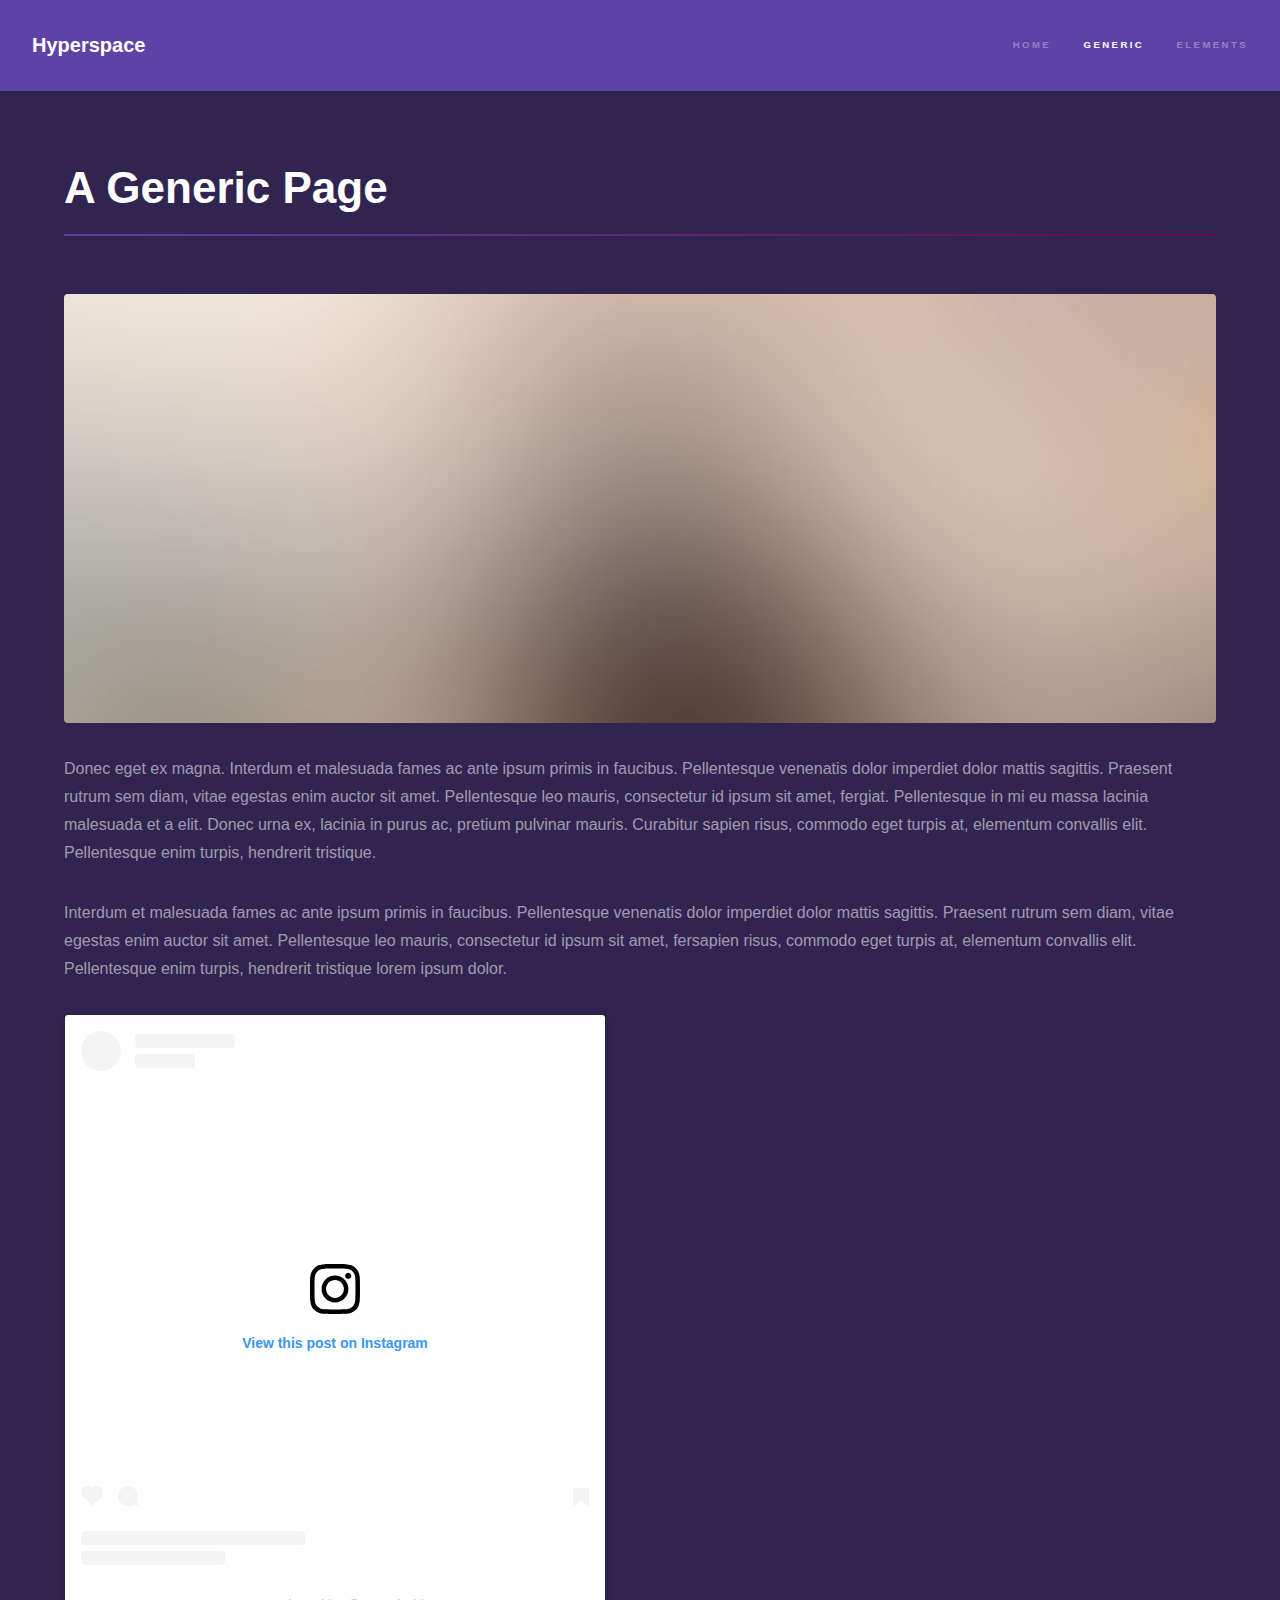
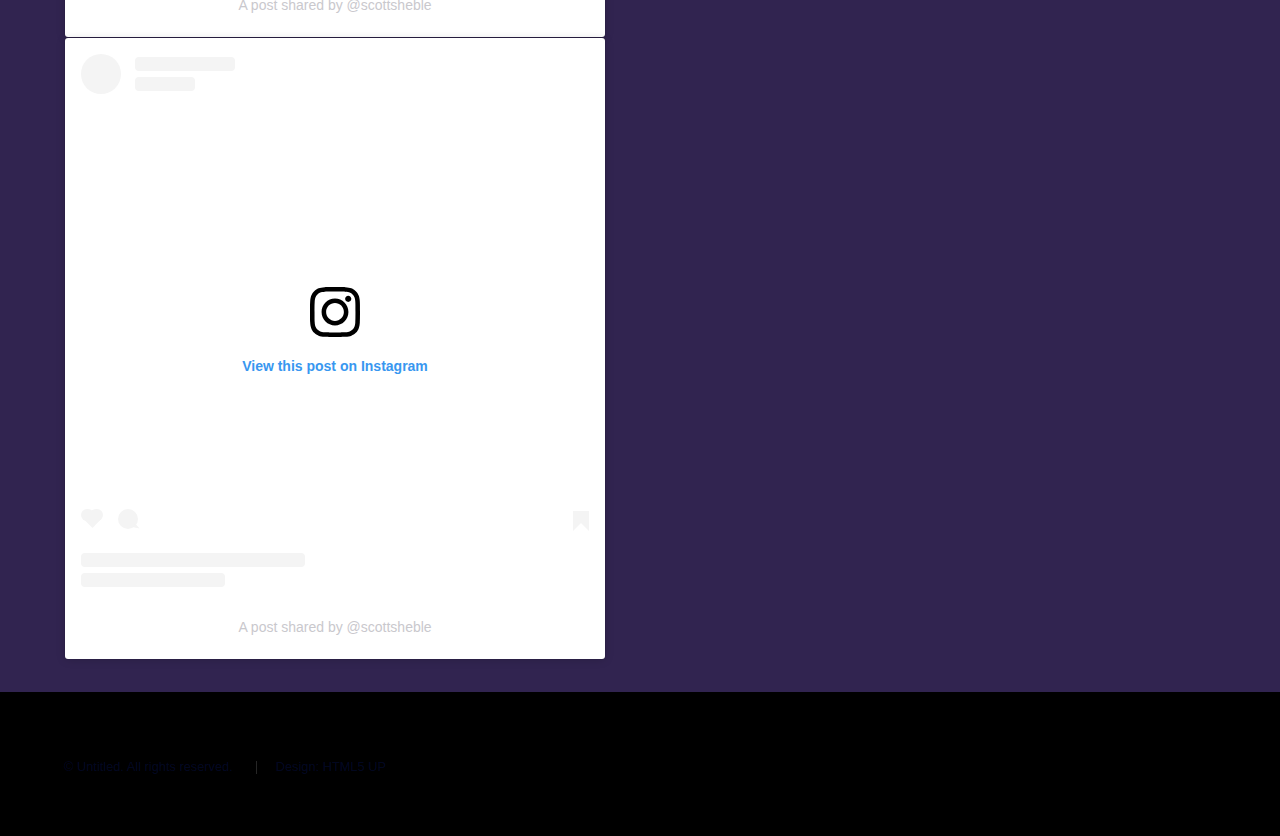
<file: WebDev/scottsheble.github.io-main-other/generic.html>
<!DOCTYPE html>

<html>
  <head>
    <title>Generic - Hyperspace by HTML5 UP</title>
    <meta charset="utf-8" />
    <meta
      name="viewport"
      content="width=device-width, initial-scale=1, user-scalable=no"
    />
    <link rel="stylesheet" href="assets/css/main.css" />
    <noscript
      ><link rel="stylesheet" href="assets/css/noscript.css"
    /></noscript>
  </head>
  <body class="is-preload">
    <!-- Header -->
    <header id="header">    <!-- Header -->
      <a href="index.html" class="title">Hyperspace</a>
      <nav>
        <ul>
          <li><a href="index.html">Home</a></li>
          <li><a href="generic.html" class="active">Generic</a></li>
          <li><a href="elements.html">Elements</a></li>
        </ul>
      </nav>
    </header>

    <!-- Wrapper -->
    <div id="wrapper">
      <!-- Main -->
      <section id="main" class="wrapper">
        <div class="inner">
          <h1 class="major">A Generic Page</h1>
          <span class="image fit"><img src="images/pic04.jpg" alt="" /></span>
          <p>
            Donec eget ex magna. Interdum et malesuada fames ac ante ipsum
            primis in faucibus. Pellentesque venenatis dolor imperdiet dolor
            mattis sagittis. Praesent rutrum sem diam, vitae egestas enim auctor
            sit amet. Pellentesque leo mauris, consectetur id ipsum sit amet,
            fergiat. Pellentesque in mi eu massa lacinia malesuada et a elit.
            Donec urna ex, lacinia in purus ac, pretium pulvinar mauris.
            Curabitur sapien risus, commodo eget turpis at, elementum convallis
            elit. Pellentesque enim turpis, hendrerit tristique.
          </p>

          <p>
            Interdum et malesuada fames ac ante ipsum primis in faucibus.
            Pellentesque venenatis dolor imperdiet dolor mattis sagittis.
            Praesent rutrum sem diam, vitae egestas enim auctor sit amet.
            Pellentesque leo mauris, consectetur id ipsum sit amet, fersapien
            risus, commodo eget turpis at, elementum convallis elit.
            Pellentesque enim turpis, hendrerit tristique lorem ipsum dolor.
          </p>
          <blockquote
            class="instagram-media"
            data-instgrm-captioned
            data-instgrm-permalink="https://www.instagram.com/tv/ClmTdpYOhh-/?utm_source=ig_embed&amp;utm_campaign=loading"
            data-instgrm-version="14"
            style="
              background: #fff;
              border: 0;
              border-radius: 3px;
              box-shadow: 0 0 1px 0 rgba(0, 0, 0, 0.5),
                0 1px 10px 0 rgba(0, 0, 0, 0.15);
              margin: 1px;
              max-width: 540px;
              min-width: 326px;
              padding: 0;
              width: 99.375%;
              width: -webkit-calc(100% - 2px);
              width: calc(100% - 2px);
            "
          >
            <div style="padding: 16px;">
              <a
                href="https://www.instagram.com/tv/ClmTdpYOhh-/?utm_source=ig_embed&amp;utm_campaign=loading"
                style="
                  background: #ffffff;
                  line-height: 0;
                  padding: 0 0;
                  text-align: center;
                  text-decoration: none;
                  width: 100%;
                "
                target="_blank"
              >
                <div
                  style="
                    display: flex;
                    flex-direction: row;
                    align-items: center;
                  "
                >
                  <div
                    style="
                      background-color: #f4f4f4;
                      border-radius: 50%;
                      flex-grow: 0;
                      height: 40px;
                      margin-right: 14px;
                      width: 40px;
                    "
                  ></div>
                  <div
                    style="
                      display: flex;
                      flex-direction: column;
                      flex-grow: 1;
                      justify-content: center;
                    "
                  >
                    <div
                      style="
                        background-color: #f4f4f4;
                        border-radius: 4px;
                        flex-grow: 0;
                        height: 14px;
                        margin-bottom: 6px;
                        width: 100px;
                      "
                    ></div>
                    <div
                      style="
                        background-color: #f4f4f4;
                        border-radius: 4px;
                        flex-grow: 0;
                        height: 14px;
                        width: 60px;
                      "
                    ></div>
                  </div>
                </div>
                <div style="padding: 19% 0;"></div>
                <div
                  style="
                    display: block;
                    height: 50px;
                    margin: 0 auto 12px;
                    width: 50px;
                  "
                >
                  <svg
                    width="50px"
                    height="50px"
                    viewBox="0 0 60 60"
                    version="1.1"
                    xmlns="https://www.w3.org/2000/svg"
                    xmlns:xlink="https://www.w3.org/1999/xlink"
                  >
                    <g
                      stroke="none"
                      stroke-width="1"
                      fill="none"
                      fill-rule="evenodd"
                    >
                      <g
                        transform="translate(-511.000000, -20.000000)"
                        fill="#000000"
                      >
                        <g>
                          <path
                            d="M556.869,30.41 C554.814,30.41 553.148,32.076 553.148,34.131 C553.148,36.186 554.814,37.852 556.869,37.852 C558.924,37.852 560.59,36.186 560.59,34.131 C560.59,32.076 558.924,30.41 556.869,30.41 M541,60.657 C535.114,60.657 530.342,55.887 530.342,50 C530.342,44.114 535.114,39.342 541,39.342 C546.887,39.342 551.658,44.114 551.658,50 C551.658,55.887 546.887,60.657 541,60.657 M541,33.886 C532.1,33.886 524.886,41.1 524.886,50 C524.886,58.899 532.1,66.113 541,66.113 C549.9,66.113 557.115,58.899 557.115,50 C557.115,41.1 549.9,33.886 541,33.886 M565.378,62.101 C565.244,65.022 564.756,66.606 564.346,67.663 C563.803,69.06 563.154,70.057 562.106,71.106 C561.058,72.155 560.06,72.803 558.662,73.347 C557.607,73.757 556.021,74.244 553.102,74.378 C549.944,74.521 548.997,74.552 541,74.552 C533.003,74.552 532.056,74.521 528.898,74.378 C525.979,74.244 524.393,73.757 523.338,73.347 C521.94,72.803 520.942,72.155 519.894,71.106 C518.846,70.057 518.197,69.06 517.654,67.663 C517.244,66.606 516.755,65.022 516.623,62.101 C516.479,58.943 516.448,57.996 516.448,50 C516.448,42.003 516.479,41.056 516.623,37.899 C516.755,34.978 517.244,33.391 517.654,32.338 C518.197,30.938 518.846,29.942 519.894,28.894 C520.942,27.846 521.94,27.196 523.338,26.654 C524.393,26.244 525.979,25.756 528.898,25.623 C532.057,25.479 533.004,25.448 541,25.448 C548.997,25.448 549.943,25.479 553.102,25.623 C556.021,25.756 557.607,26.244 558.662,26.654 C560.06,27.196 561.058,27.846 562.106,28.894 C563.154,29.942 563.803,30.938 564.346,32.338 C564.756,33.391 565.244,34.978 565.378,37.899 C565.522,41.056 565.552,42.003 565.552,50 C565.552,57.996 565.522,58.943 565.378,62.101 M570.82,37.631 C570.674,34.438 570.167,32.258 569.425,30.349 C568.659,28.377 567.633,26.702 565.965,25.035 C564.297,23.368 562.623,22.342 560.652,21.575 C558.743,20.834 556.562,20.326 553.369,20.18 C550.169,20.033 549.148,20 541,20 C532.853,20 531.831,20.033 528.631,20.18 C525.438,20.326 523.257,20.834 521.349,21.575 C519.376,22.342 517.703,23.368 516.035,25.035 C514.368,26.702 513.342,28.377 512.574,30.349 C511.834,32.258 511.326,34.438 511.181,37.631 C511.035,40.831 511,41.851 511,50 C511,58.147 511.035,59.17 511.181,62.369 C511.326,65.562 511.834,67.743 512.574,69.651 C513.342,71.625 514.368,73.296 516.035,74.965 C517.703,76.634 519.376,77.658 521.349,78.425 C523.257,79.167 525.438,79.673 528.631,79.82 C531.831,79.965 532.853,80.001 541,80.001 C549.148,80.001 550.169,79.965 553.369,79.82 C556.562,79.673 558.743,79.167 560.652,78.425 C562.623,77.658 564.297,76.634 565.965,74.965 C567.633,73.296 568.659,71.625 569.425,69.651 C570.167,67.743 570.674,65.562 570.82,62.369 C570.966,59.17 571,58.147 571,50 C571,41.851 570.966,40.831 570.82,37.631"
                          ></path>
                        </g>
                      </g>
                    </g>
                  </svg>
                </div>
                <div style="padding-top: 8px;">
                  <div
                    style="
                      color: #3897f0;
                      font-family: Arial, sans-serif;
                      font-size: 14px;
                      font-style: normal;
                      font-weight: 550;
                      line-height: 18px;
                    "
                  >
                    View this post on Instagram
                  </div>
                </div>
                <div style="padding: 12.5% 0;"></div>
                <div
                  style="
                    display: flex;
                    flex-direction: row;
                    margin-bottom: 14px;
                    align-items: center;
                  "
                >
                  <div>
                    <div
                      style="
                        background-color: #f4f4f4;
                        border-radius: 50%;
                        height: 12.5px;
                        width: 12.5px;
                        transform: translateX(0px) translateY(7px);
                      "
                    ></div>
                    <div
                      style="
                        background-color: #f4f4f4;
                        height: 12.5px;
                        transform: rotate(-45deg) translateX(3px)
                          translateY(1px);
                        width: 12.5px;
                        flex-grow: 0;
                        margin-right: 14px;
                        margin-left: 2px;
                      "
                    ></div>
                    <div
                      style="
                        background-color: #f4f4f4;
                        border-radius: 50%;
                        height: 12.5px;
                        width: 12.5px;
                        transform: translateX(9px) translateY(-18px);
                      "
                    ></div>
                  </div>
                  <div style="margin-left: 8px;">
                    <div
                      style="
                        background-color: #f4f4f4;
                        border-radius: 50%;
                        flex-grow: 0;
                        height: 20px;
                        width: 20px;
                      "
                    ></div>
                    <div
                      style="
                        width: 0;
                        height: 0;
                        border-top: 2px solid transparent;
                        border-left: 6px solid #f4f4f4;
                        border-bottom: 2px solid transparent;
                        transform: translateX(16px) translateY(-4px)
                          rotate(30deg);
                      "
                    ></div>
                  </div>
                  <div style="margin-left: auto;">
                    <div
                      style="
                        width: 0px;
                        border-top: 8px solid #f4f4f4;
                        border-right: 8px solid transparent;
                        transform: translateY(16px);
                      "
                    ></div>
                    <div
                      style="
                        background-color: #f4f4f4;
                        flex-grow: 0;
                        height: 12px;
                        width: 16px;
                        transform: translateY(-4px);
                      "
                    ></div>
                    <div
                      style="
                        width: 0;
                        height: 0;
                        border-top: 8px solid #f4f4f4;
                        border-left: 8px solid transparent;
                        transform: translateY(-4px) translateX(8px);
                      "
                    ></div>
                  </div>
                </div>
                <div
                  style="
                    display: flex;
                    flex-direction: column;
                    flex-grow: 1;
                    justify-content: center;
                    margin-bottom: 24px;
                  "
                >
                  <div
                    style="
                      background-color: #f4f4f4;
                      border-radius: 4px;
                      flex-grow: 0;
                      height: 14px;
                      margin-bottom: 6px;
                      width: 224px;
                    "
                  ></div>
                  <div
                    style="
                      background-color: #f4f4f4;
                      border-radius: 4px;
                      flex-grow: 0;
                      height: 14px;
                      width: 144px;
                    "
                  ></div></div
              ></a>
              <p
                style="
                  color: #c9c8cd;
                  font-family: Arial, sans-serif;
                  font-size: 14px;
                  line-height: 17px;
                  margin-bottom: 0;
                  margin-top: 8px;
                  overflow: hidden;
                  padding: 8px 0 7px;
                  text-align: center;
                  text-overflow: ellipsis;
                  white-space: nowrap;
                "
              >
                <a
                  href="https://www.instagram.com/tv/ClmTdpYOhh-/?utm_source=ig_embed&amp;utm_campaign=loading"
                  style="
                    color: #c9c8cd;
                    font-family: Arial, sans-serif;
                    font-size: 14px;
                    font-style: normal;
                    font-weight: normal;
                    line-height: 17px;
                    text-decoration: none;
                  "
                  target="_blank"
                  >A post shared by @scottsheble</a
                >
              </p>
            </div>
          </blockquote>
          <script async src="//www.instagram.com/embed.js"></script>
          <blockquote
            class="instagram-media"
            data-instgrm-captioned
            data-instgrm-permalink="https://www.instagram.com/tv/CbEHtC7N3I9/?utm_source=ig_embed&amp;utm_campaign=loading"
            data-instgrm-version="14"
            style="
              background: #fff;
              border: 0;
              border-radius: 3px;
              box-shadow: 0 0 1px 0 rgba(0, 0, 0, 0.5),
                0 1px 10px 0 rgba(0, 0, 0, 0.15);
              margin: 1px;
              max-width: 540px;
              min-width: 326px;
              padding: 0;
              width: 99.375%;
              width: -webkit-calc(100% - 2px);
              width: calc(100% - 2px);
            "
          >
            <div style="padding: 16px;">
              <a
                href="https://www.instagram.com/tv/CbEHtC7N3I9/?utm_source=ig_embed&amp;utm_campaign=loading"
                style="
                  background: #ffffff;
                  line-height: 0;
                  padding: 0 0;
                  text-align: center;
                  text-decoration: none;
                  width: 100%;
                "
                target="_blank"
              >
                <div
                  style="
                    display: flex;
                    flex-direction: row;
                    align-items: center;
                  "
                >
                  <div
                    style="
                      background-color: #f4f4f4;
                      border-radius: 50%;
                      flex-grow: 0;
                      height: 40px;
                      margin-right: 14px;
                      width: 40px;
                    "
                  ></div>
                  <div
                    style="
                      display: flex;
                      flex-direction: column;
                      flex-grow: 1;
                      justify-content: center;
                    "
                  >
                    <div
                      style="
                        background-color: #f4f4f4;
                        border-radius: 4px;
                        flex-grow: 0;
                        height: 14px;
                        margin-bottom: 6px;
                        width: 100px;
                      "
                    ></div>
                    <div
                      style="
                        background-color: #f4f4f4;
                        border-radius: 4px;
                        flex-grow: 0;
                        height: 14px;
                        width: 60px;
                      "
                    ></div>
                  </div>
                </div>
                <div style="padding: 19% 0;"></div>
                <div
                  style="
                    display: block;
                    height: 50px;
                    margin: 0 auto 12px;
                    width: 50px;
                  "
                >
                  <svg
                    width="50px"
                    height="50px"
                    viewBox="0 0 60 60"
                    version="1.1"
                    xmlns="https://www.w3.org/2000/svg"
                    xmlns:xlink="https://www.w3.org/1999/xlink"
                  >
                    <g
                      stroke="none"
                      stroke-width="1"
                      fill="none"
                      fill-rule="evenodd"
                    >
                      <g
                        transform="translate(-511.000000, -20.000000)"
                        fill="#000000"
                      >
                        <g>
                          <path
                            d="M556.869,30.41 C554.814,30.41 553.148,32.076 553.148,34.131 C553.148,36.186 554.814,37.852 556.869,37.852 C558.924,37.852 560.59,36.186 560.59,34.131 C560.59,32.076 558.924,30.41 556.869,30.41 M541,60.657 C535.114,60.657 530.342,55.887 530.342,50 C530.342,44.114 535.114,39.342 541,39.342 C546.887,39.342 551.658,44.114 551.658,50 C551.658,55.887 546.887,60.657 541,60.657 M541,33.886 C532.1,33.886 524.886,41.1 524.886,50 C524.886,58.899 532.1,66.113 541,66.113 C549.9,66.113 557.115,58.899 557.115,50 C557.115,41.1 549.9,33.886 541,33.886 M565.378,62.101 C565.244,65.022 564.756,66.606 564.346,67.663 C563.803,69.06 563.154,70.057 562.106,71.106 C561.058,72.155 560.06,72.803 558.662,73.347 C557.607,73.757 556.021,74.244 553.102,74.378 C549.944,74.521 548.997,74.552 541,74.552 C533.003,74.552 532.056,74.521 528.898,74.378 C525.979,74.244 524.393,73.757 523.338,73.347 C521.94,72.803 520.942,72.155 519.894,71.106 C518.846,70.057 518.197,69.06 517.654,67.663 C517.244,66.606 516.755,65.022 516.623,62.101 C516.479,58.943 516.448,57.996 516.448,50 C516.448,42.003 516.479,41.056 516.623,37.899 C516.755,34.978 517.244,33.391 517.654,32.338 C518.197,30.938 518.846,29.942 519.894,28.894 C520.942,27.846 521.94,27.196 523.338,26.654 C524.393,26.244 525.979,25.756 528.898,25.623 C532.057,25.479 533.004,25.448 541,25.448 C548.997,25.448 549.943,25.479 553.102,25.623 C556.021,25.756 557.607,26.244 558.662,26.654 C560.06,27.196 561.058,27.846 562.106,28.894 C563.154,29.942 563.803,30.938 564.346,32.338 C564.756,33.391 565.244,34.978 565.378,37.899 C565.522,41.056 565.552,42.003 565.552,50 C565.552,57.996 565.522,58.943 565.378,62.101 M570.82,37.631 C570.674,34.438 570.167,32.258 569.425,30.349 C568.659,28.377 567.633,26.702 565.965,25.035 C564.297,23.368 562.623,22.342 560.652,21.575 C558.743,20.834 556.562,20.326 553.369,20.18 C550.169,20.033 549.148,20 541,20 C532.853,20 531.831,20.033 528.631,20.18 C525.438,20.326 523.257,20.834 521.349,21.575 C519.376,22.342 517.703,23.368 516.035,25.035 C514.368,26.702 513.342,28.377 512.574,30.349 C511.834,32.258 511.326,34.438 511.181,37.631 C511.035,40.831 511,41.851 511,50 C511,58.147 511.035,59.17 511.181,62.369 C511.326,65.562 511.834,67.743 512.574,69.651 C513.342,71.625 514.368,73.296 516.035,74.965 C517.703,76.634 519.376,77.658 521.349,78.425 C523.257,79.167 525.438,79.673 528.631,79.82 C531.831,79.965 532.853,80.001 541,80.001 C549.148,80.001 550.169,79.965 553.369,79.82 C556.562,79.673 558.743,79.167 560.652,78.425 C562.623,77.658 564.297,76.634 565.965,74.965 C567.633,73.296 568.659,71.625 569.425,69.651 C570.167,67.743 570.674,65.562 570.82,62.369 C570.966,59.17 571,58.147 571,50 C571,41.851 570.966,40.831 570.82,37.631"
                          ></path>
                        </g>
                      </g>
                    </g>
                  </svg>
                </div>
                <div style="padding-top: 8px;">
                  <div
                    style="
                      color: #3897f0;
                      font-family: Arial, sans-serif;
                      font-size: 14px;
                      font-style: normal;
                      font-weight: 550;
                      line-height: 18px;
                    "
                  >
                    View this post on Instagram
                  </div>
                </div>
                <div style="padding: 12.5% 0;"></div>
                <div
                  style="
                    display: flex;
                    flex-direction: row;
                    margin-bottom: 14px;
                    align-items: center;
                  "
                >
                  <div>
                    <div
                      style="
                        background-color: #f4f4f4;
                        border-radius: 50%;
                        height: 12.5px;
                        width: 12.5px;
                        transform: translateX(0px) translateY(7px);
                      "
                    ></div>
                    <div
                      style="
                        background-color: #f4f4f4;
                        height: 12.5px;
                        transform: rotate(-45deg) translateX(3px)
                          translateY(1px);
                        width: 12.5px;
                        flex-grow: 0;
                        margin-right: 14px;
                        margin-left: 2px;
                      "
                    ></div>
                    <div
                      style="
                        background-color: #f4f4f4;
                        border-radius: 50%;
                        height: 12.5px;
                        width: 12.5px;
                        transform: translateX(9px) translateY(-18px);
                      "
                    ></div>
                  </div>
                  <div style="margin-left: 8px;">
                    <div
                      style="
                        background-color: #f4f4f4;
                        border-radius: 50%;
                        flex-grow: 0;
                        height: 20px;
                        width: 20px;
                      "
                    ></div>
                    <div
                      style="
                        width: 0;
                        height: 0;
                        border-top: 2px solid transparent;
                        border-left: 6px solid #f4f4f4;
                        border-bottom: 2px solid transparent;
                        transform: translateX(16px) translateY(-4px)
                          rotate(30deg);
                      "
                    ></div>
                  </div>
                  <div style="margin-left: auto;">
                    <div
                      style="
                        width: 0px;
                        border-top: 8px solid #f4f4f4;
                        border-right: 8px solid transparent;
                        transform: translateY(16px);
                      "
                    ></div>
                    <div
                      style="
                        background-color: #f4f4f4;
                        flex-grow: 0;
                        height: 12px;
                        width: 16px;
                        transform: translateY(-4px);
                      "
                    ></div>
                    <div
                      style="
                        width: 0;
                        height: 0;
                        border-top: 8px solid #f4f4f4;
                        border-left: 8px solid transparent;
                        transform: translateY(-4px) translateX(8px);
                      "
                    ></div>
                  </div>
                </div>
                <div
                  style="
                    display: flex;
                    flex-direction: column;
                    flex-grow: 1;
                    justify-content: center;
                    margin-bottom: 24px;
                  "
                >
                  <div
                    style="
                      background-color: #f4f4f4;
                      border-radius: 4px;
                      flex-grow: 0;
                      height: 14px;
                      margin-bottom: 6px;
                      width: 224px;
                    "
                  ></div>
                  <div
                    style="
                      background-color: #f4f4f4;
                      border-radius: 4px;
                      flex-grow: 0;
                      height: 14px;
                      width: 144px;
                    "
                  ></div></div
              ></a>
              <p
                style="
                  color: #c9c8cd;
                  font-family: Arial, sans-serif;
                  font-size: 14px;
                  line-height: 17px;
                  margin-bottom: 0;
                  margin-top: 8px;
                  overflow: hidden;
                  padding: 8px 0 7px;
                  text-align: center;
                  text-overflow: ellipsis;
                  white-space: nowrap;
                "
              >
                <a
                  href="https://www.instagram.com/tv/CbEHtC7N3I9/?utm_source=ig_embed&amp;utm_campaign=loading"
                  style="
                    color: #c9c8cd;
                    font-family: Arial, sans-serif;
                    font-size: 14px;
                    font-style: normal;
                    font-weight: normal;
                    line-height: 17px;
                    text-decoration: none;
                  "
                  target="_blank"
                  >A post shared by @scottsheble</a
                >
              </p>
            </div>
          </blockquote>
          <script async src="//www.instagram.com/embed.js"></script>
        </div>
      </section>
    </div>

    <!-- Footer -->
    <footer id="footer" class="wrapper alt">
      <div class="inner">
        <ul class="menu">
          <li>&copy; Untitled. All rights reserved.</li>
          <li>Design: <a href="http://html5up.net">HTML5 UP</a></li>
        </ul>
      </div>
    </footer>

    <!-- Scripts -->
    <script src="assets/js/jquery.min.js"></script>
    <script src="assets/js/jquery.scrollex.min.js"></script>
    <script src="assets/js/jquery.scrolly.min.js"></script>
    <script src="assets/js/browser.min.js"></script>
    <script src="assets/js/breakpoints.min.js"></script>
    <script src="assets/js/util.js"></script>
    <script src="assets/js/main.js"></script>
  </body>
</html>
</file>
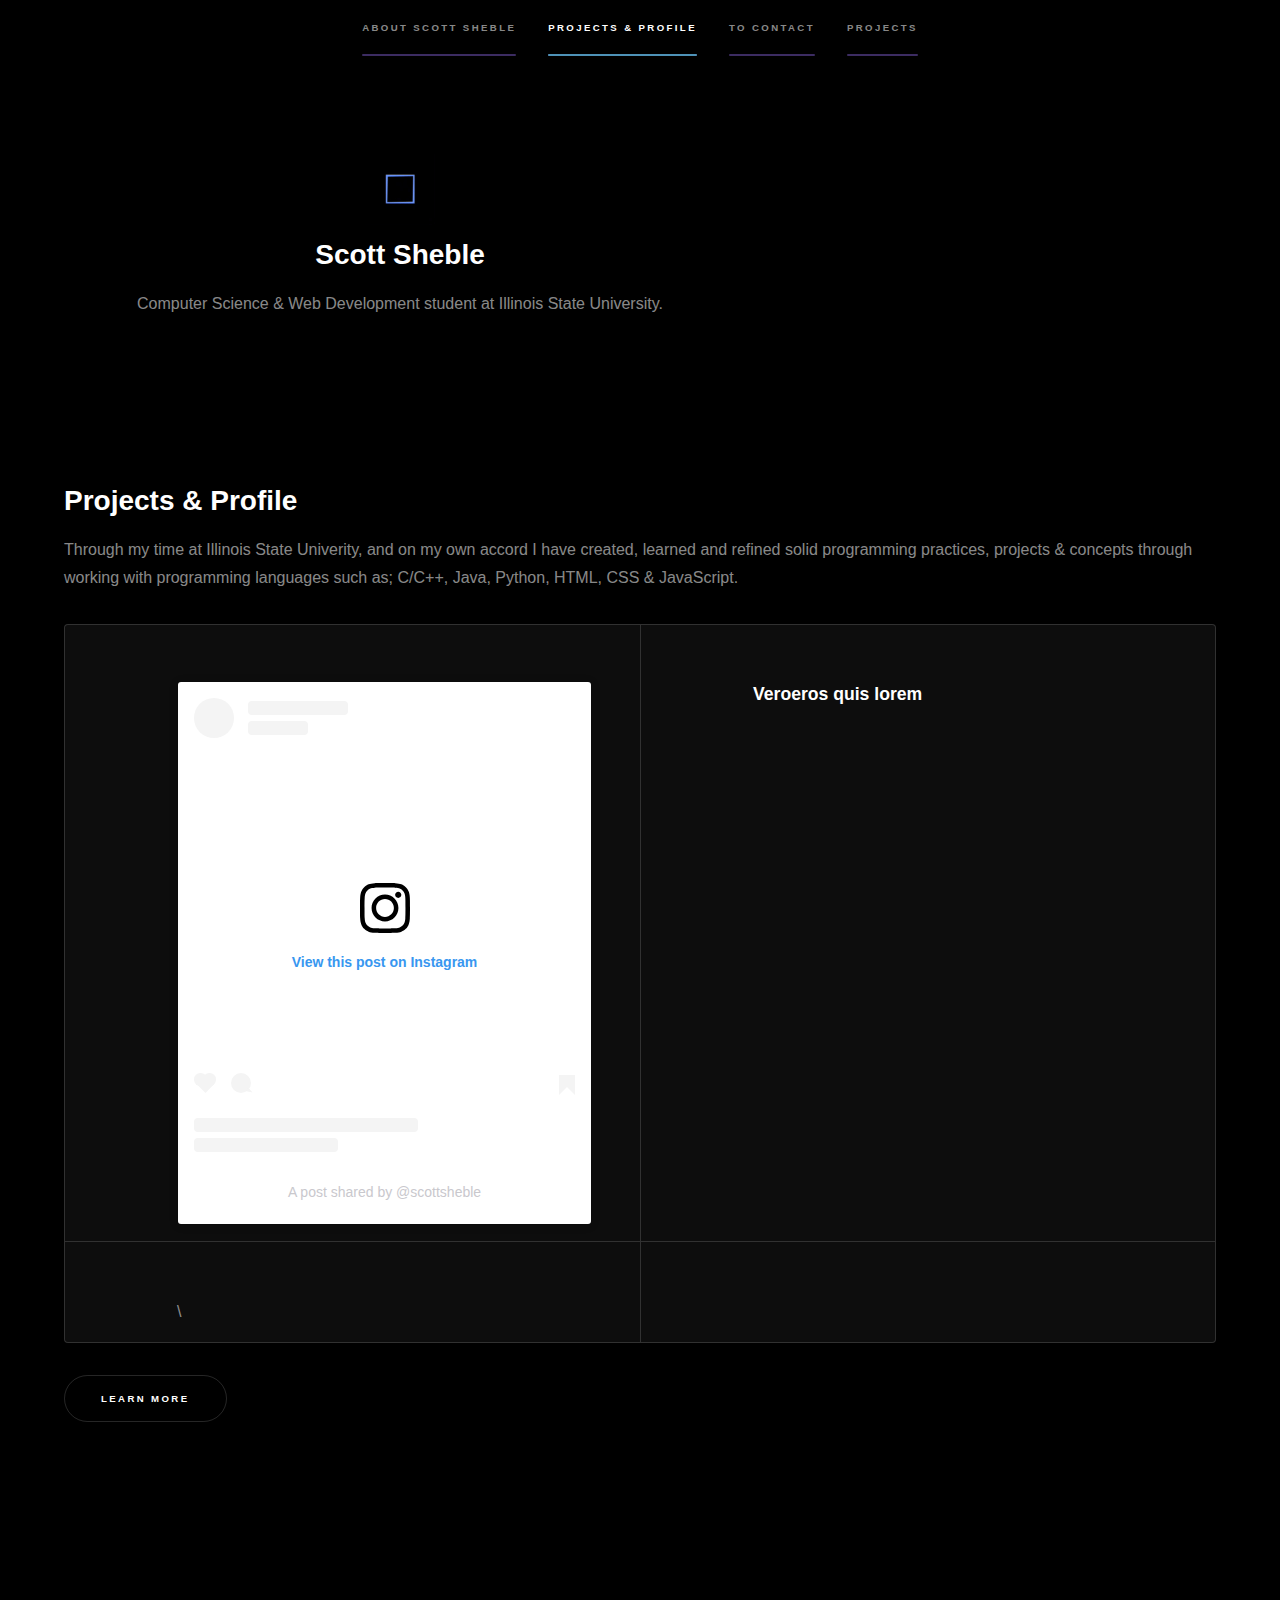
<file: WebDev/scottsheble.github.io-main-other/projects.html>
<!DOCTYPE HTML>
<html>
	<head>
		<title>Scott Sheble</title>
		<meta charset="utf-8" />
		<meta name="viewport" content="width=device-width, initial-scale=1, user-scalable=no" />
		<link rel="stylesheet" href="assets/css/main.css" />
		<noscript><link rel="stylesheet" href="assets/css/noscript.css" /></noscript>
	</head>
	<body class="is-preload">

		<!-- Sidebar -->
			<section id="sidebar">
				<div class="inner">
					<nav>
						<!-------->
						<ul>
							<!-- <li><a href="#intro">Home</a></li> -->
							<li><a href="index.html">About Scott Sheble</a></li>
							<li><a href="#two">Projects & Profile</a></li>
							<li><a href="#three">To Contact</a></li>
							<li><a href="projects.html" class="active">Projects</a></li>
						</ul>
					</nav>
				</div>
			</section>

		<!-- Wrapper -->
			<div id="wrapper">



				<!-- One -->
					<section id="one" class="wrapper style2 spotlights">
						<section>
						
							<!-- <a href="#" class="image"><img src="images/pic01.jpg" alt="" data-position="center center" /></a> -->
							<div class="content">
								<div class="inner">
									<div style="text-align: center;">
										<img class="animated-gif" src="images/logo1.gif">
									</div>
									
									<h2 style="text-align: center;">Scott Sheble</h2>
									
									<p style="text-align: center;">Computer Science & Web Development student at Illinois State University.</p>

								</div>
							</div>
						</section>

				<!-- Two -->
					<section id="two" class="wrapper style3 fade-up">
						<div class="inner">
							<h2>Projects & Profile</h2>
							<p>Through my time at Illinois State Univerity, and on my own accord I have created, learned and refined solid programming practices, projects & concepts through working with programming languages such as; C/C++, Java, Python, HTML, CSS & JavaScript. </p>
							<div class="features">
								<section>
									<span class="icon solid major fa-code"></span>
							<blockquote class="instagram-media" data-instgrm-captioned data-instgrm-permalink="https://www.instagram.com/tv/CbEHtC7N3I9/?utm_source=ig_embed&amp;utm_campaign=loading" data-instgrm-version="14" style=" background:#FFF; border:0; border-radius:3px; box-shadow:0 0 1px 0 rgba(0,0,0,0.5),0 1px 10px 0 rgba(0,0,0,0.15); margin: 1px; max-width:540px; min-width:326px; padding:0; width:99.375%; width:-webkit-calc(100% - 2px); width:calc(100% - 2px);"><div style="padding:16px;"> <a href="https://www.instagram.com/tv/CbEHtC7N3I9/?utm_source=ig_embed&amp;utm_campaign=loading" style=" background:#FFFFFF; line-height:0; padding:0 0; text-align:center; text-decoration:none; width:100%;" target="_blank"> <div style=" display: flex; flex-direction: row; align-items: center;"> <div style="background-color: #F4F4F4; border-radius: 50%; flex-grow: 0; height: 40px; margin-right: 14px; width: 40px;"></div> <div style="display: flex; flex-direction: column; flex-grow: 1; justify-content: center;"> <div style=" background-color: #F4F4F4; border-radius: 4px; flex-grow: 0; height: 14px; margin-bottom: 6px; width: 100px;"></div> <div style=" background-color: #F4F4F4; border-radius: 4px; flex-grow: 0; height: 14px; width: 60px;"></div></div></div><div style="padding: 19% 0;"></div> <div style="display:block; height:50px; margin:0 auto 12px; width:50px;"><svg width="50px" height="50px" viewBox="0 0 60 60" version="1.1" xmlns="https://www.w3.org/2000/svg" xmlns:xlink="https://www.w3.org/1999/xlink"><g stroke="none" stroke-width="1" fill="none" fill-rule="evenodd"><g transform="translate(-511.000000, -20.000000)" fill="#000000"><g><path d="M556.869,30.41 C554.814,30.41 553.148,32.076 553.148,34.131 C553.148,36.186 554.814,37.852 556.869,37.852 C558.924,37.852 560.59,36.186 560.59,34.131 C560.59,32.076 558.924,30.41 556.869,30.41 M541,60.657 C535.114,60.657 530.342,55.887 530.342,50 C530.342,44.114 535.114,39.342 541,39.342 C546.887,39.342 551.658,44.114 551.658,50 C551.658,55.887 546.887,60.657 541,60.657 M541,33.886 C532.1,33.886 524.886,41.1 524.886,50 C524.886,58.899 532.1,66.113 541,66.113 C549.9,66.113 557.115,58.899 557.115,50 C557.115,41.1 549.9,33.886 541,33.886 M565.378,62.101 C565.244,65.022 564.756,66.606 564.346,67.663 C563.803,69.06 563.154,70.057 562.106,71.106 C561.058,72.155 560.06,72.803 558.662,73.347 C557.607,73.757 556.021,74.244 553.102,74.378 C549.944,74.521 548.997,74.552 541,74.552 C533.003,74.552 532.056,74.521 528.898,74.378 C525.979,74.244 524.393,73.757 523.338,73.347 C521.94,72.803 520.942,72.155 519.894,71.106 C518.846,70.057 518.197,69.06 517.654,67.663 C517.244,66.606 516.755,65.022 516.623,62.101 C516.479,58.943 516.448,57.996 516.448,50 C516.448,42.003 516.479,41.056 516.623,37.899 C516.755,34.978 517.244,33.391 517.654,32.338 C518.197,30.938 518.846,29.942 519.894,28.894 C520.942,27.846 521.94,27.196 523.338,26.654 C524.393,26.244 525.979,25.756 528.898,25.623 C532.057,25.479 533.004,25.448 541,25.448 C548.997,25.448 549.943,25.479 553.102,25.623 C556.021,25.756 557.607,26.244 558.662,26.654 C560.06,27.196 561.058,27.846 562.106,28.894 C563.154,29.942 563.803,30.938 564.346,32.338 C564.756,33.391 565.244,34.978 565.378,37.899 C565.522,41.056 565.552,42.003 565.552,50 C565.552,57.996 565.522,58.943 565.378,62.101 M570.82,37.631 C570.674,34.438 570.167,32.258 569.425,30.349 C568.659,28.377 567.633,26.702 565.965,25.035 C564.297,23.368 562.623,22.342 560.652,21.575 C558.743,20.834 556.562,20.326 553.369,20.18 C550.169,20.033 549.148,20 541,20 C532.853,20 531.831,20.033 528.631,20.18 C525.438,20.326 523.257,20.834 521.349,21.575 C519.376,22.342 517.703,23.368 516.035,25.035 C514.368,26.702 513.342,28.377 512.574,30.349 C511.834,32.258 511.326,34.438 511.181,37.631 C511.035,40.831 511,41.851 511,50 C511,58.147 511.035,59.17 511.181,62.369 C511.326,65.562 511.834,67.743 512.574,69.651 C513.342,71.625 514.368,73.296 516.035,74.965 C517.703,76.634 519.376,77.658 521.349,78.425 C523.257,79.167 525.438,79.673 528.631,79.82 C531.831,79.965 532.853,80.001 541,80.001 C549.148,80.001 550.169,79.965 553.369,79.82 C556.562,79.673 558.743,79.167 560.652,78.425 C562.623,77.658 564.297,76.634 565.965,74.965 C567.633,73.296 568.659,71.625 569.425,69.651 C570.167,67.743 570.674,65.562 570.82,62.369 C570.966,59.17 571,58.147 571,50 C571,41.851 570.966,40.831 570.82,37.631"></path></g></g></g></svg></div><div style="padding-top: 8px;"> <div style=" color:#3897f0; font-family:Arial,sans-serif; font-size:14px; font-style:normal; font-weight:550; line-height:18px;">View this post on Instagram</div></div><div style="padding: 12.5% 0;"></div> <div style="display: flex; flex-direction: row; margin-bottom: 14px; align-items: center;"><div> <div style="background-color: #F4F4F4; border-radius: 50%; height: 12.5px; width: 12.5px; transform: translateX(0px) translateY(7px);"></div> <div style="background-color: #F4F4F4; height: 12.5px; transform: rotate(-45deg) translateX(3px) translateY(1px); width: 12.5px; flex-grow: 0; margin-right: 14px; margin-left: 2px;"></div> <div style="background-color: #F4F4F4; border-radius: 50%; height: 12.5px; width: 12.5px; transform: translateX(9px) translateY(-18px);"></div></div><div style="margin-left: 8px;"> <div style=" background-color: #F4F4F4; border-radius: 50%; flex-grow: 0; height: 20px; width: 20px;"></div> <div style=" width: 0; height: 0; border-top: 2px solid transparent; border-left: 6px solid #f4f4f4; border-bottom: 2px solid transparent; transform: translateX(16px) translateY(-4px) rotate(30deg)"></div></div><div style="margin-left: auto;"> <div style=" width: 0px; border-top: 8px solid #F4F4F4; border-right: 8px solid transparent; transform: translateY(16px);"></div> <div style=" background-color: #F4F4F4; flex-grow: 0; height: 12px; width: 16px; transform: translateY(-4px);"></div> <div style=" width: 0; height: 0; border-top: 8px solid #F4F4F4; border-left: 8px solid transparent; transform: translateY(-4px) translateX(8px);"></div></div></div> <div style="display: flex; flex-direction: column; flex-grow: 1; justify-content: center; margin-bottom: 24px;"> <div style=" background-color: #F4F4F4; border-radius: 4px; flex-grow: 0; height: 14px; margin-bottom: 6px; width: 224px;"></div> <div style=" background-color: #F4F4F4; border-radius: 4px; flex-grow: 0; height: 14px; width: 144px;"></div></div></a><p style=" color:#c9c8cd; font-family:Arial,sans-serif; font-size:14px; line-height:17px; margin-bottom:0; margin-top:8px; overflow:hidden; padding:8px 0 7px; text-align:center; text-overflow:ellipsis; white-space:nowrap;"><a href="https://www.instagram.com/tv/CbEHtC7N3I9/?utm_source=ig_embed&amp;utm_campaign=loading" style=" color:#c9c8cd; font-family:Arial,sans-serif; font-size:14px; font-style:normal; font-weight:normal; line-height:17px; text-decoration:none;" target="_blank">A post shared by @scottsheble</a></p></div></blockquote> <script async src="//www.instagram.com/embed.js"></script>
								
								
								</section>
								<section>
									<span class="icon solid major fa-desktop"></span>
									<h3>Veroeros quis lorem</h3>
								
								</section>
								<section>
									<span class="icon solid major fa-link"></span>
\
								</section>
								<section>
									<span class="icon major fa-gem"></span>

								</section>
							</div>
							<ul class="actions">
								<li><a href="generic.html" class="button">Learn more</a></li>
							</ul>
						</div>
					</section>

				<!-- Three -->
					<section id="three" class="wrapper style1 fade-up">
						<div class="inner">
							<h2>To Connect With <strong>Scott Sheble</strong></h2>
							<p>Please leave your name, message and a return email address and I will get back to you as soon as I can. Thank you.</p>
							<div class="split style1">
								<section>
									<form method="post" action="#">
										<div class="fields">
											<div class="field half">
												<label for="name">Name</label>
												<input type="text" name="name" id="name" />
											</div>
											<div class="field half">
												<label for="email">Email</label>
												<input type="text" name="email" id="email" />
											</div>
											<div class="field">
												<label for="message">Message</label>
												<textarea name="message" id="message" rows="5"></textarea>
											</div>
										</div>
										<ul class="actions">
											<li><a href="" class="button submit">Send Message</a></li>
										</ul>
									</form>
								</section>
								<section>
									<ul class="contact">

										<li>
											<h3>Email</h3>
											<a href="#">sashebl@ilstu.edu</a>
										</li>
										<li>
											<h3>Phone</h3>
											<span>(630) 277-0155</span>
										</li>
										<li>
											<h3>GitHub & Source Code</h3>
											<ul class="icons">

												<li><a href="https://www.instagram.com/scottsheble/" class="icon brands fa-instagram"><span class="label">Instagram</span></a></li>
												<li><a href="https://github.com/scottsheble" class="icon brands fa-github"><span class="label">GitHub</span></a></li>
												<li><a href="https://www.linkedin.com/in/scott-sheble/" class="icon brands fa-linkedin-in"><span class="label">LinkedIn</span></a></li>
											</ul>
										</li>
									</ul>
								</section>
							</div>
						</div>
					</section>
					<!-- <div style="text-align: center;">
						<img class="animated-gif" src="images/vid2.gif">
					</div> -->

			</div>

		<!-- Footer -->
			<!-- <footer id="footer" class="wrapper style1-alt">
				<div class="inner">
					<ul class="menu">
						<li>&copy; Scott Sheble</li><li><a href="http://www.scottsheble.com">www.scottsheble.com</a></li>
					</ul>
				</div>
			</footer> -->

		<!-- Scripts -->
			<script src="assets/js/jquery.min.js"></script>
			<script src="assets/js/jquery.scrollex.min.js"></script>
			<script src="assets/js/jquery.scrolly.min.js"></script>
			<script src="assets/js/browser.min.js"></script>
			<script src="assets/js/breakpoints.min.js"></script>
			<script src="assets/js/util.js"></script>
			<script src="assets/js/main.js"></script>

	</body>
</html>
</file>
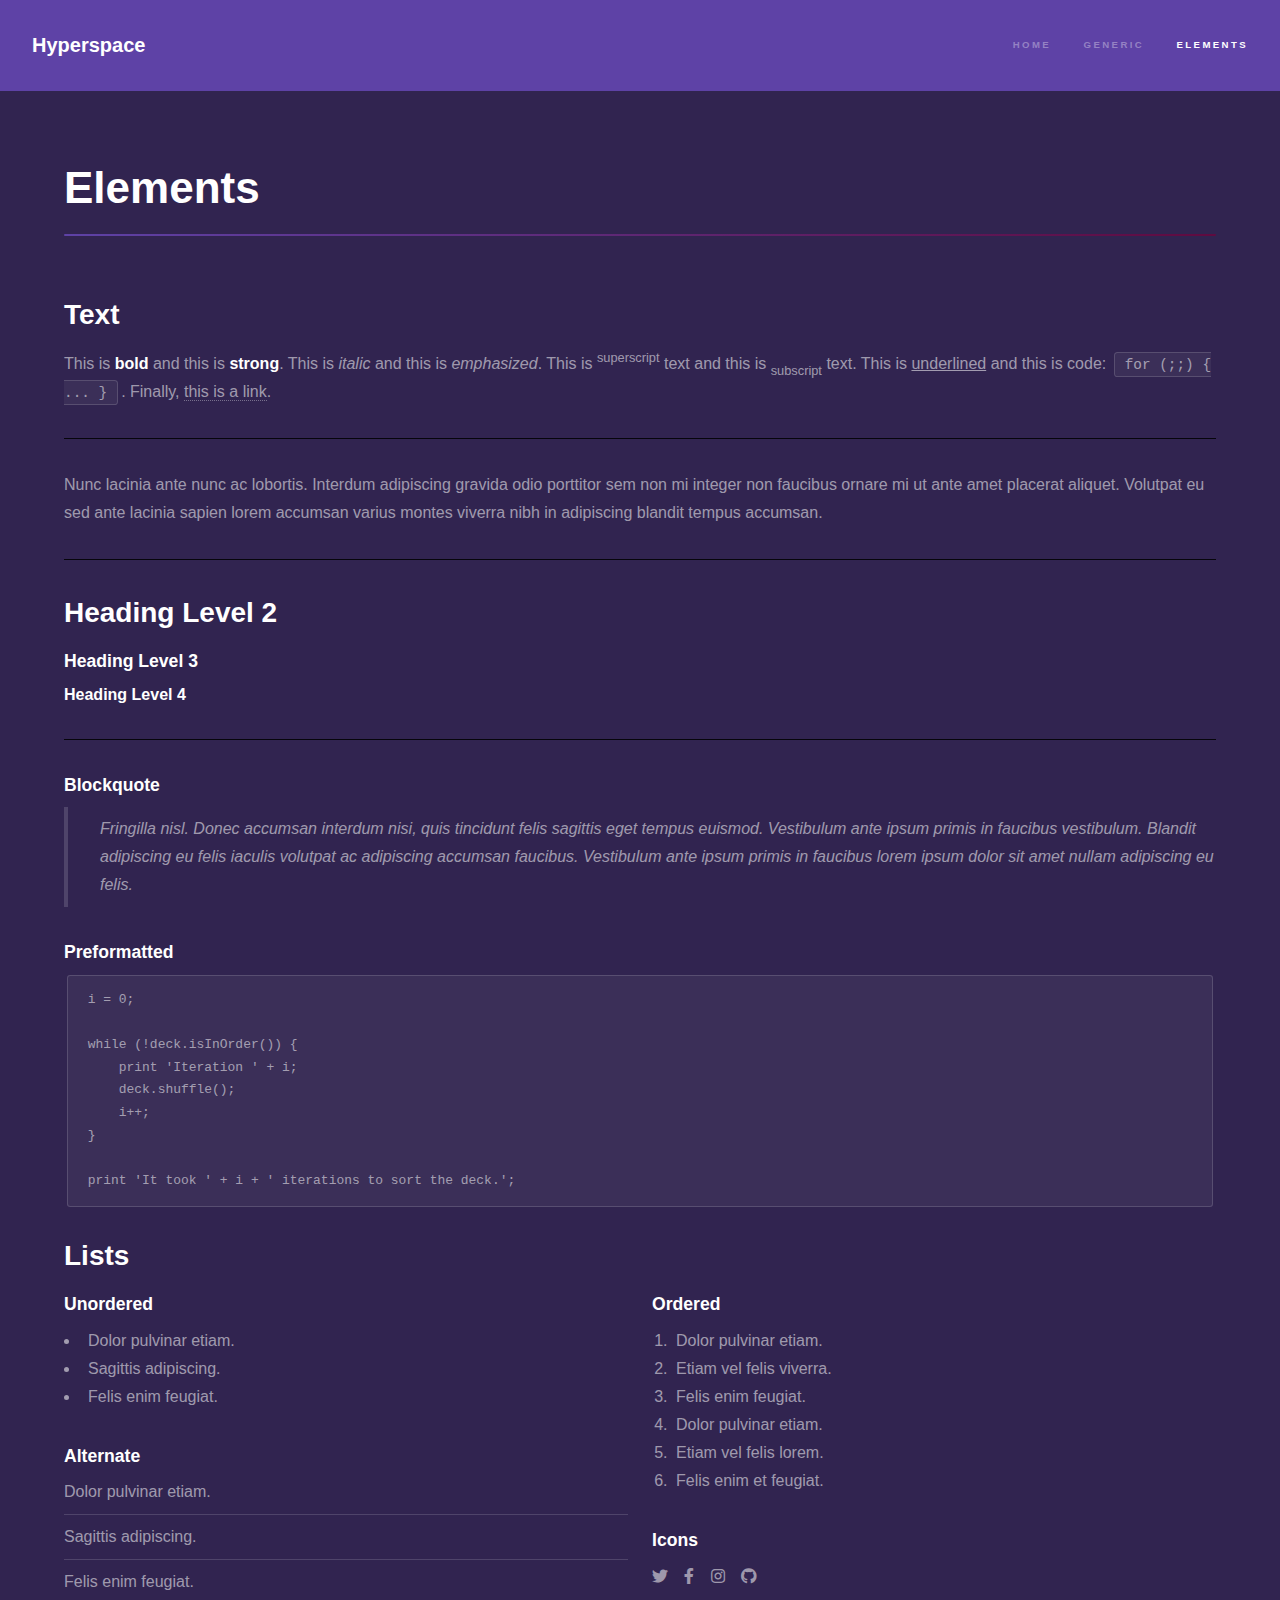
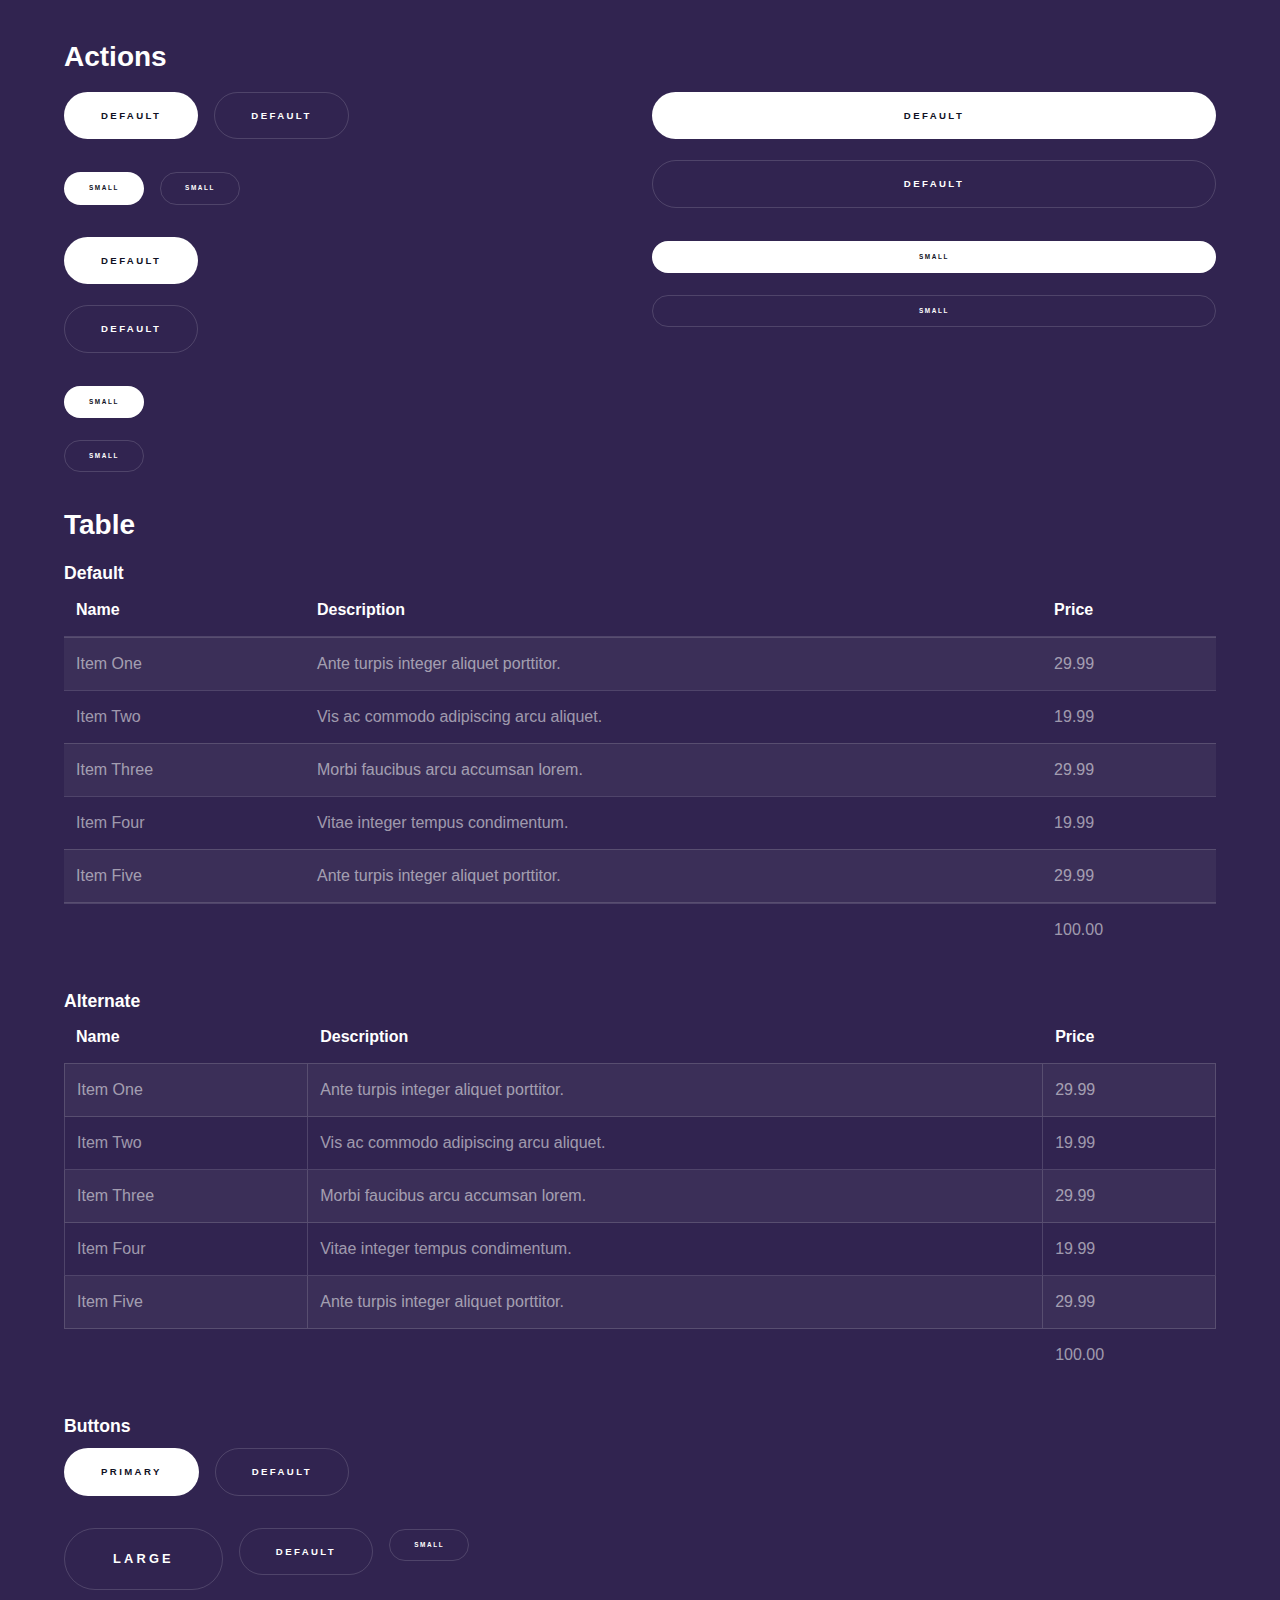
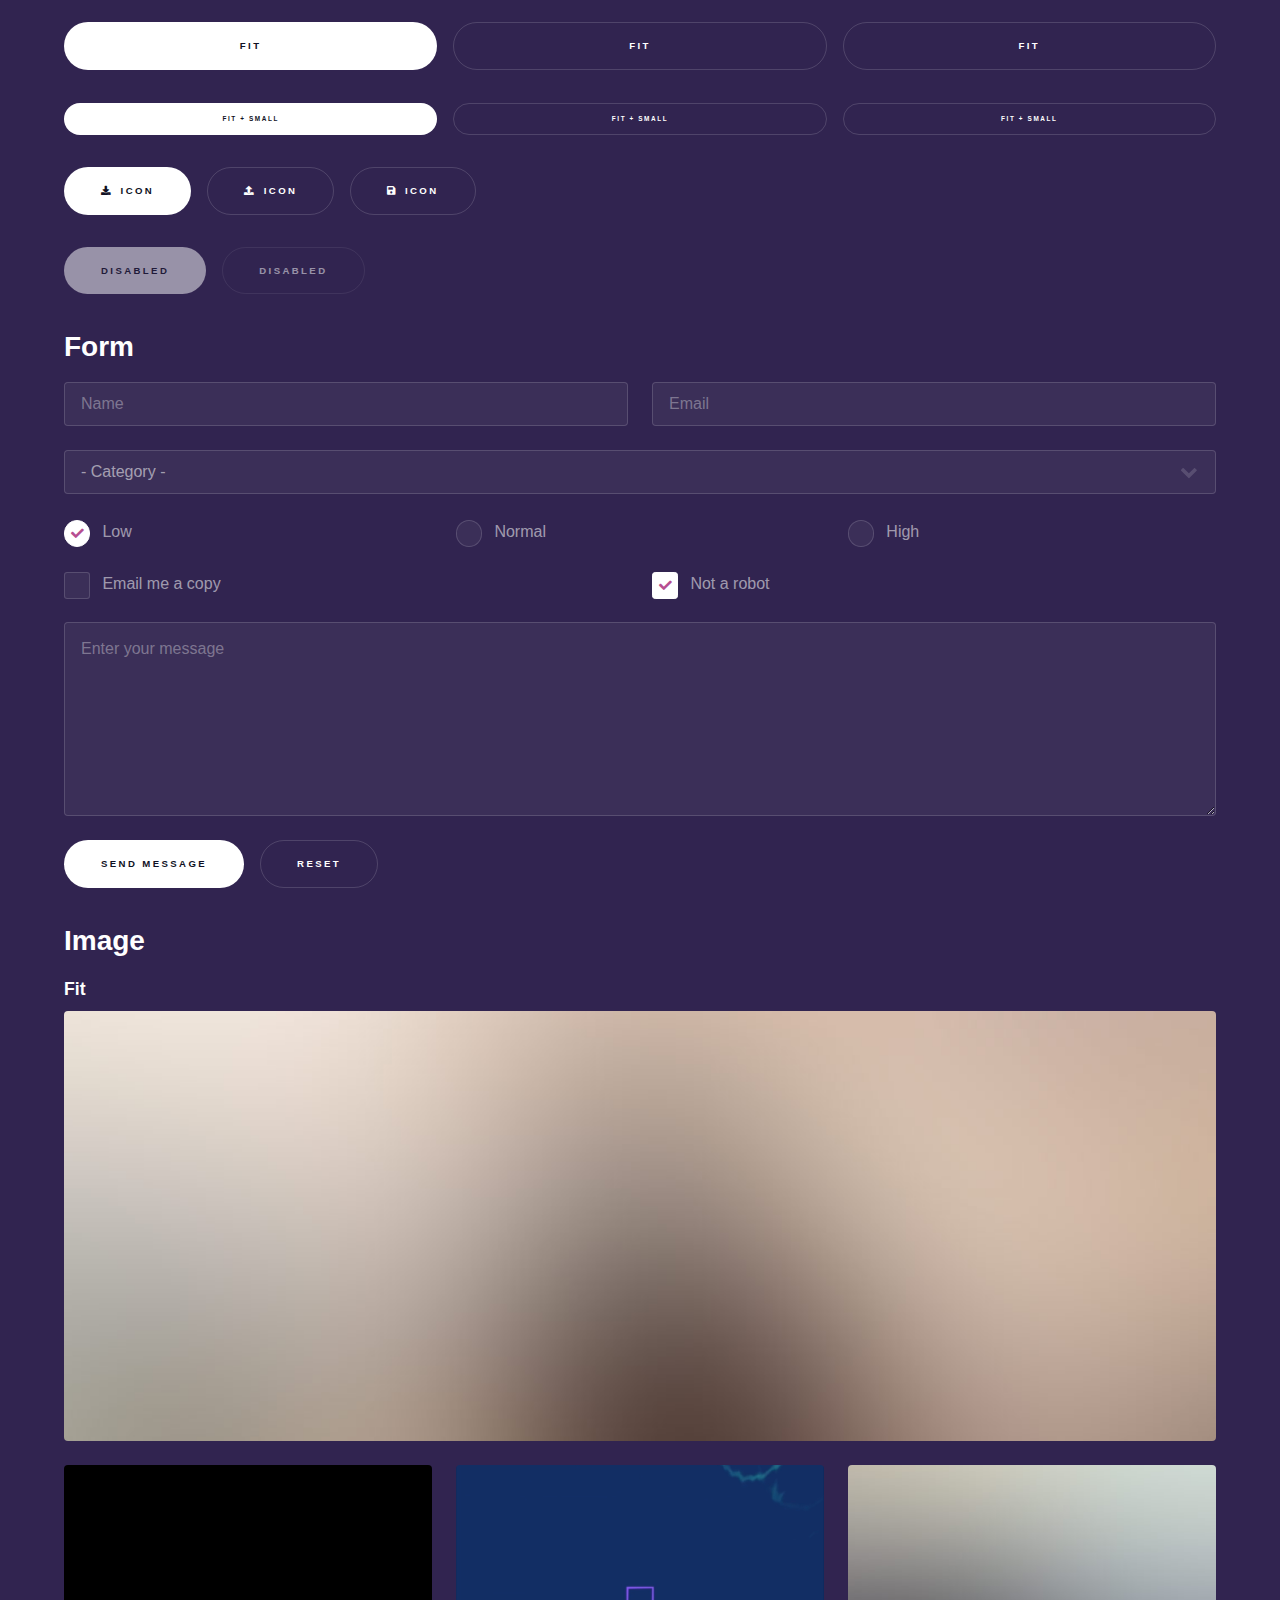
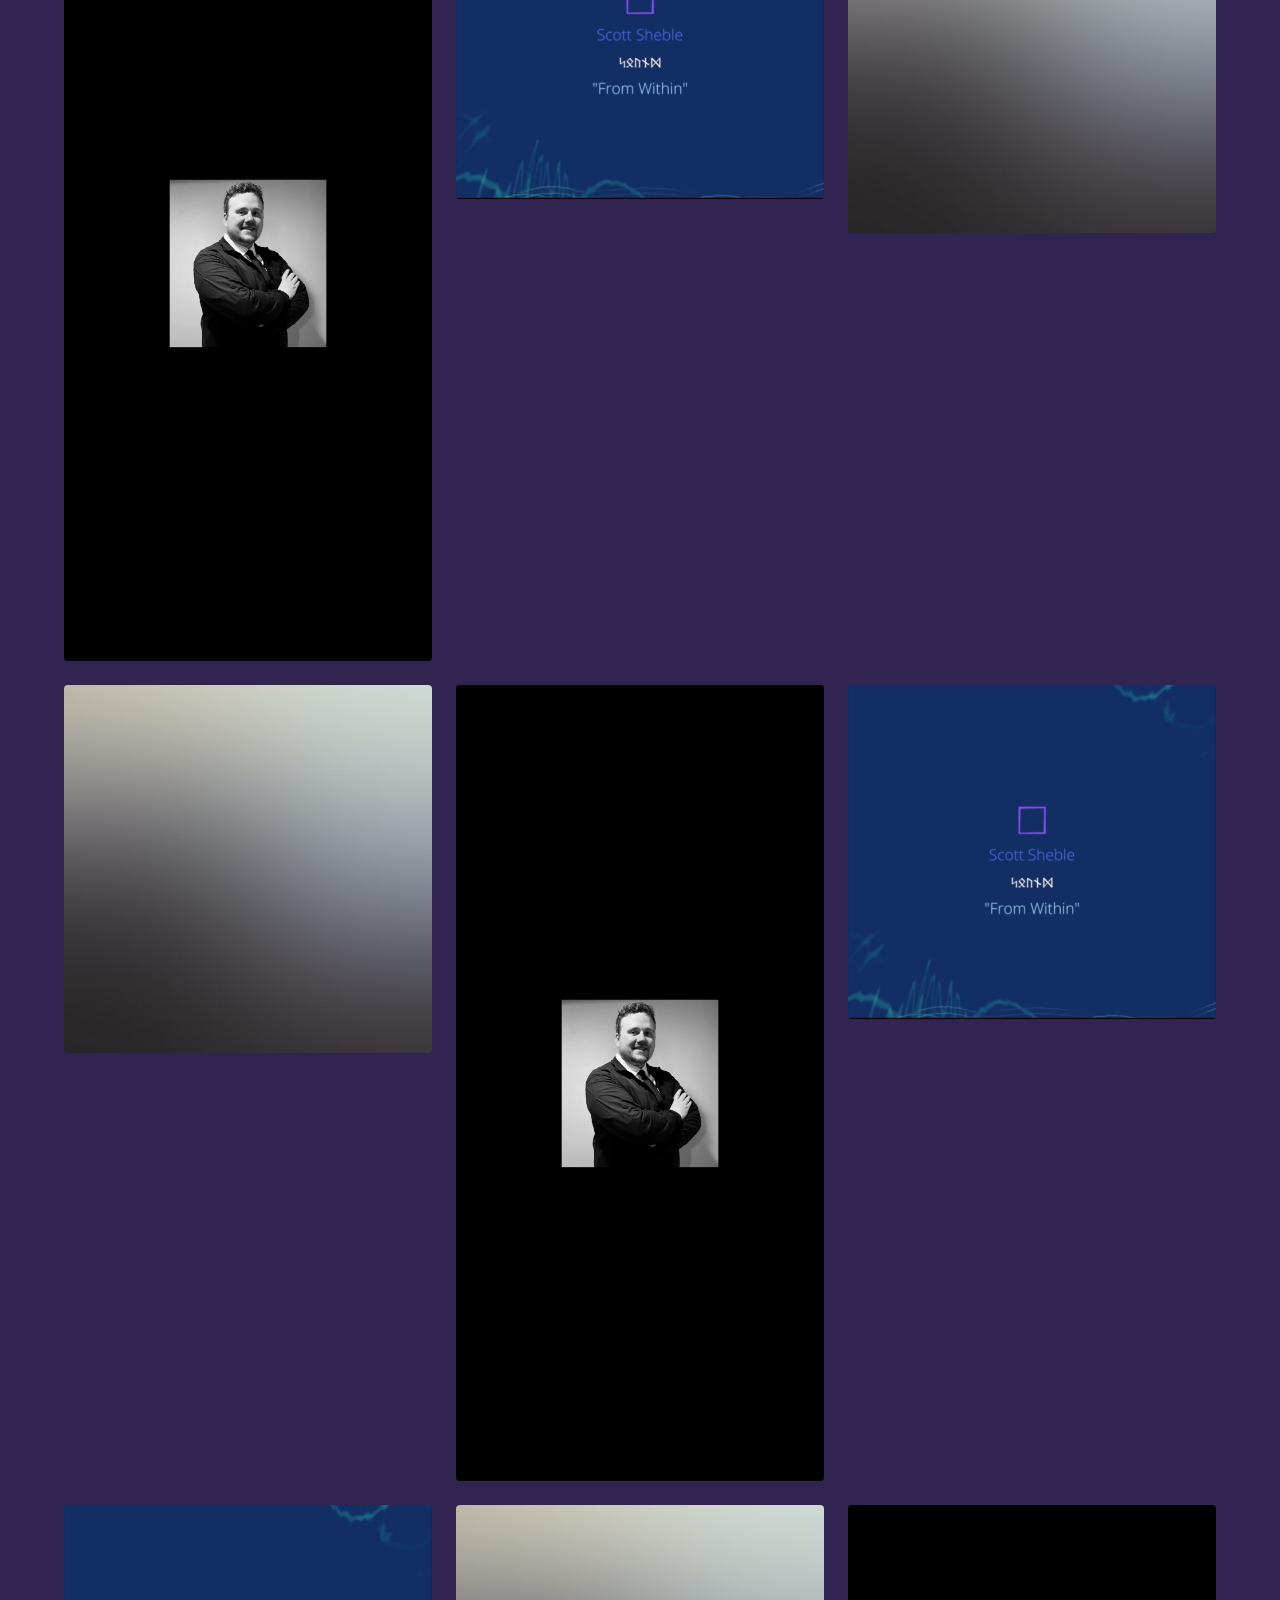
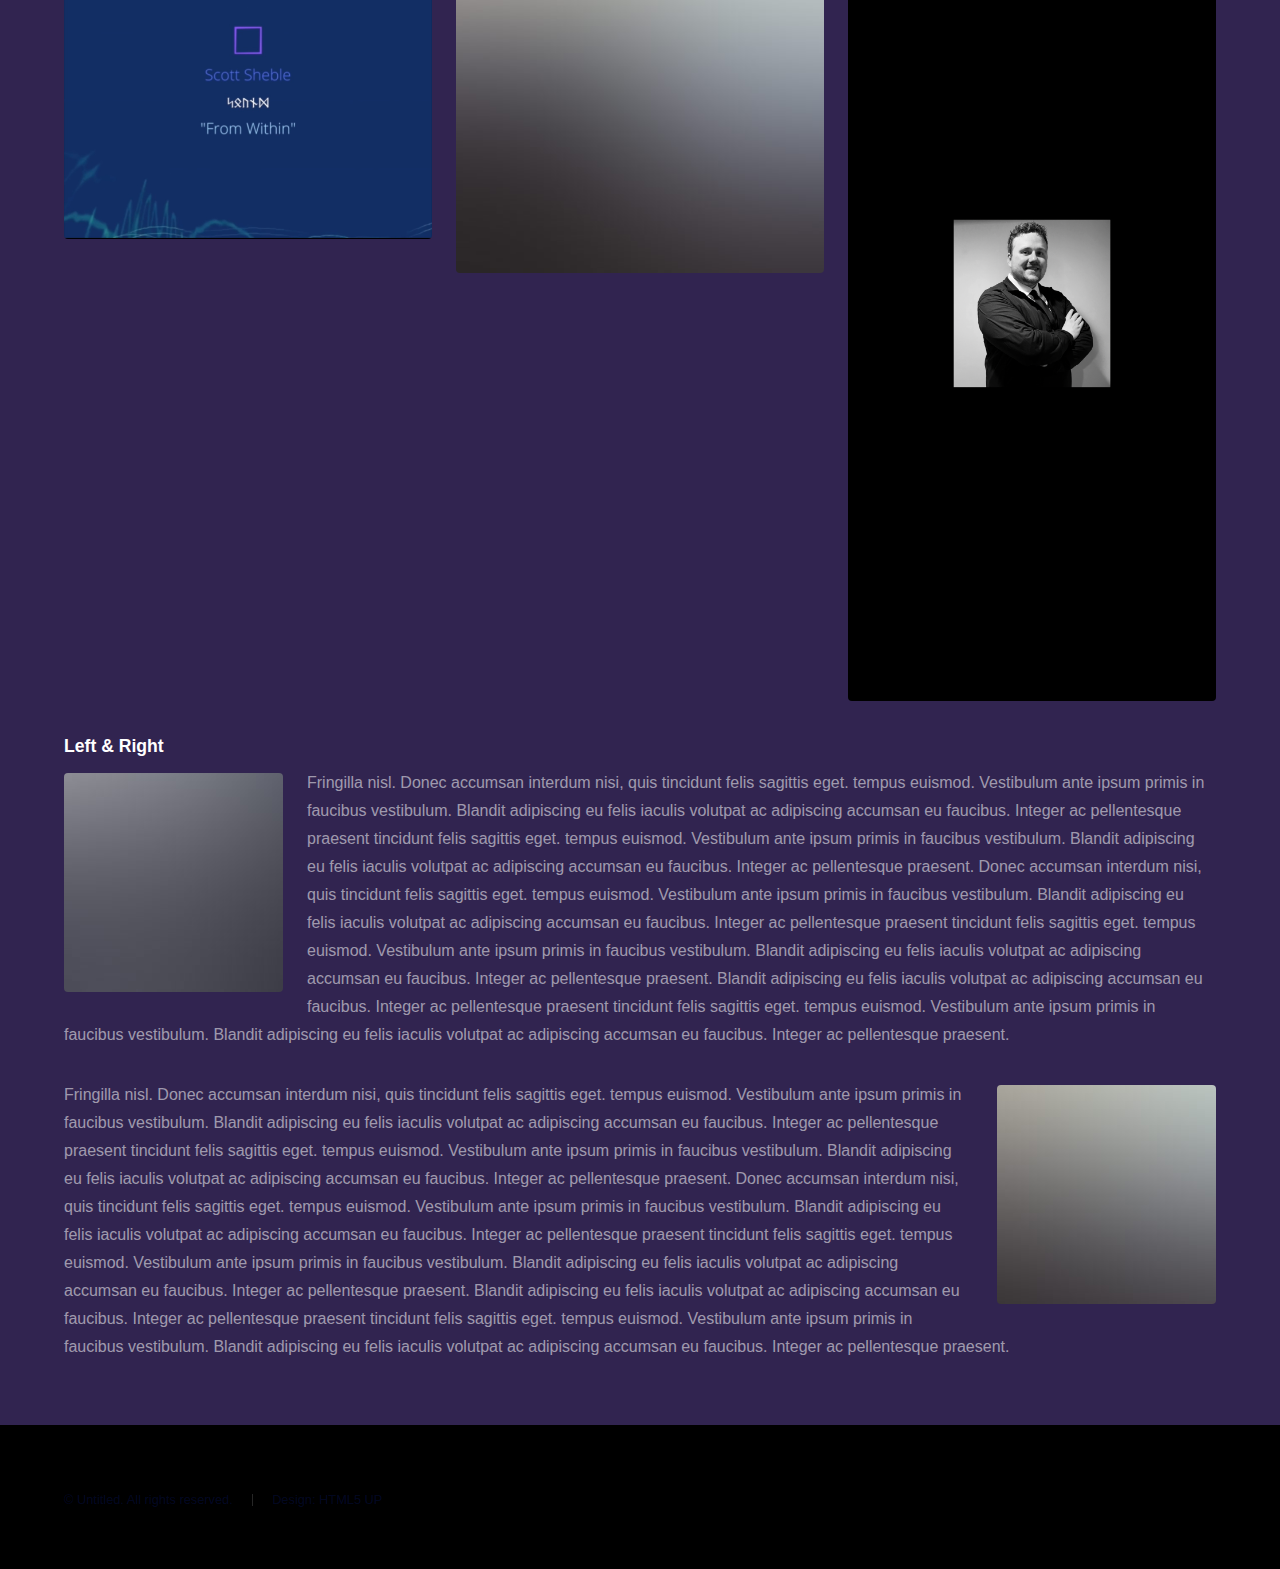
<file: WebDev/scottsheble.github.io-main/elements.html>
<!DOCTYPE HTML>
<!--
	Hyperspace by HTML5 UP
	html5up.net | @ajlkn
	Free for personal and commercial use under the CCA 3.0 license (html5up.net/license)
-->
<html>
	<head>
		<title>Elements - Hyperspace by HTML5 UP</title>
		<meta charset="utf-8" />
		<meta name="viewport" content="width=device-width, initial-scale=1, user-scalable=no" />
		<link rel="stylesheet" href="assets/css/main.css" />
		<noscript><link rel="stylesheet" href="assets/css/noscript.css" /></noscript>
	</head>
	<body class="is-preload">

		<!-- Header -->
			<header id="header">
				<a href="index.html" class="title">Hyperspace</a>
				<nav>
					<ul>
						<li><a href="index.html">Home</a></li>
						<li><a href="generic.html">Generic</a></li>
						<li><a href="elements.html"  class="active">Elements</a></li>
					</ul>
				</nav>
			</header>

		<!-- Wrapper -->
			<div id="wrapper">

				<!-- Main -->
					<section id="main" class="wrapper">
						<div class="inner">
							<h1 class="major">Elements</h1>

							<!-- Text -->
								<section>
									<h2>Text</h2>
									<p>This is <b>bold</b> and this is <strong>strong</strong>. This is <i>italic</i> and this is <em>emphasized</em>.
									This is <sup>superscript</sup> text and this is <sub>subscript</sub> text.
									This is <u>underlined</u> and this is code: <code>for (;;) { ... }</code>. Finally, <a href="#">this is a link</a>.</p>
									<hr />
									<p>Nunc lacinia ante nunc ac lobortis. Interdum adipiscing gravida odio porttitor sem non mi integer non faucibus ornare mi ut ante amet placerat aliquet. Volutpat eu sed ante lacinia sapien lorem accumsan varius montes viverra nibh in adipiscing blandit tempus accumsan.</p>
									<hr />
									<h2>Heading Level 2</h2>
									<h3>Heading Level 3</h3>
									<h4>Heading Level 4</h4>
									<hr />
									<h3>Blockquote</h3>
									<blockquote>Fringilla nisl. Donec accumsan interdum nisi, quis tincidunt felis sagittis eget tempus euismod. Vestibulum ante ipsum primis in faucibus vestibulum. Blandit adipiscing eu felis iaculis volutpat ac adipiscing accumsan faucibus. Vestibulum ante ipsum primis in faucibus lorem ipsum dolor sit amet nullam adipiscing eu felis.</blockquote>
									<h3>Preformatted</h3>
									<pre><code>i = 0;

while (!deck.isInOrder()) {
    print 'Iteration ' + i;
    deck.shuffle();
    i++;
}

print 'It took ' + i + ' iterations to sort the deck.';</code></pre>
								</section>

							<!-- Lists -->
								<section>
									<h2>Lists</h2>
									<div class="row">
										<div class="col-6 col-12-medium">
											<h3>Unordered</h3>
											<ul>
												<li>Dolor pulvinar etiam.</li>
												<li>Sagittis adipiscing.</li>
												<li>Felis enim feugiat.</li>
											</ul>
											<h3>Alternate</h3>
											<ul class="alt">
												<li>Dolor pulvinar etiam.</li>
												<li>Sagittis adipiscing.</li>
												<li>Felis enim feugiat.</li>
											</ul>
										</div>
										<div class="col-6 col-12-medium">
											<h3>Ordered</h3>
											<ol>
												<li>Dolor pulvinar etiam.</li>
												<li>Etiam vel felis viverra.</li>
												<li>Felis enim feugiat.</li>
												<li>Dolor pulvinar etiam.</li>
												<li>Etiam vel felis lorem.</li>
												<li>Felis enim et feugiat.</li>
											</ol>
											<h3>Icons</h3>
											<ul class="icons">
												<li><a href="#" class="icon brands fa-twitter"><span class="label">Twitter</span></a></li>
												<li><a href="#" class="icon brands fa-facebook-f"><span class="label">Facebook</span></a></li>
												<li><a href="#" class="icon brands fa-instagram"><span class="label">Instagram</span></a></li>
												<li><a href="#" class="icon brands fa-github"><span class="label">Github</span></a></li>
											</ul>
										</div>
									</div>
									<h2>Actions</h2>
									<div class="row">
										<div class="col-6 col-12-medium">
											<ul class="actions">
												<li><a href="#" class="button primary">Default</a></li>
												<li><a href="#" class="button">Default</a></li>
											</ul>
											<ul class="actions small">
												<li><a href="#" class="button primary small">Small</a></li>
												<li><a href="#" class="button small">Small</a></li>
											</ul>
											<ul class="actions stacked">
												<li><a href="#" class="button primary">Default</a></li>
												<li><a href="#" class="button">Default</a></li>
											</ul>
											<ul class="actions stacked">
												<li><a href="#" class="button primary small">Small</a></li>
												<li><a href="#" class="button small">Small</a></li>
											</ul>
										</div>
										<div class="col-6 col-12-medium">
											<ul class="actions stacked">
												<li><a href="#" class="button primary fit">Default</a></li>
												<li><a href="#" class="button fit">Default</a></li>
											</ul>
											<ul class="actions stacked">
												<li><a href="#" class="button primary small fit">Small</a></li>
												<li><a href="#" class="button small fit">Small</a></li>
											</ul>
										</div>
									</div>
								</section>

							<!-- Table -->
								<section>
									<h2>Table</h2>
									<h3>Default</h3>
									<div class="table-wrapper">
										<table>
											<thead>
												<tr>
													<th>Name</th>
													<th>Description</th>
													<th>Price</th>
												</tr>
											</thead>
											<tbody>
												<tr>
													<td>Item One</td>
													<td>Ante turpis integer aliquet porttitor.</td>
													<td>29.99</td>
												</tr>
												<tr>
													<td>Item Two</td>
													<td>Vis ac commodo adipiscing arcu aliquet.</td>
													<td>19.99</td>
												</tr>
												<tr>
													<td>Item Three</td>
													<td> Morbi faucibus arcu accumsan lorem.</td>
													<td>29.99</td>
												</tr>
												<tr>
													<td>Item Four</td>
													<td>Vitae integer tempus condimentum.</td>
													<td>19.99</td>
												</tr>
												<tr>
													<td>Item Five</td>
													<td>Ante turpis integer aliquet porttitor.</td>
													<td>29.99</td>
												</tr>
											</tbody>
											<tfoot>
												<tr>
													<td colspan="2"></td>
													<td>100.00</td>
												</tr>
											</tfoot>
										</table>
									</div>

									<h3>Alternate</h3>
									<div class="table-wrapper">
										<table class="alt">
											<thead>
												<tr>
													<th>Name</th>
													<th>Description</th>
													<th>Price</th>
												</tr>
											</thead>
											<tbody>
												<tr>
													<td>Item One</td>
													<td>Ante turpis integer aliquet porttitor.</td>
													<td>29.99</td>
												</tr>
												<tr>
													<td>Item Two</td>
													<td>Vis ac commodo adipiscing arcu aliquet.</td>
													<td>19.99</td>
												</tr>
												<tr>
													<td>Item Three</td>
													<td> Morbi faucibus arcu accumsan lorem.</td>
													<td>29.99</td>
												</tr>
												<tr>
													<td>Item Four</td>
													<td>Vitae integer tempus condimentum.</td>
													<td>19.99</td>
												</tr>
												<tr>
													<td>Item Five</td>
													<td>Ante turpis integer aliquet porttitor.</td>
													<td>29.99</td>
												</tr>
											</tbody>
											<tfoot>
												<tr>
													<td colspan="2"></td>
													<td>100.00</td>
												</tr>
											</tfoot>
										</table>
									</div>
								</section>

							<!-- Buttons -->
								<section>
									<h3>Buttons</h3>
									<ul class="actions">
										<li><a href="#" class="button primary">Primary</a></li>
										<li><a href="#" class="button">Default</a></li>
									</ul>
									<ul class="actions">
										<li><a href="#" class="button large">Large</a></li>
										<li><a href="#" class="button">Default</a></li>
										<li><a href="#" class="button small">Small</a></li>
									</ul>
									<ul class="actions fit">
										<li><a href="#" class="button primary fit">Fit</a></li>
										<li><a href="#" class="button fit">Fit</a></li>
										<li><a href="#" class="button fit">Fit</a></li>
									</ul>
									<ul class="actions fit small">
										<li><a href="#" class="button primary fit small">Fit + Small</a></li>
										<li><a href="#" class="button fit small">Fit + Small</a></li>
										<li><a href="#" class="button fit small">Fit + Small</a></li>
									</ul>
									<ul class="actions">
										<li><a href="#" class="button primary icon solid fa-download">Icon</a></li>
										<li><a href="#" class="button icon solid fa-upload">Icon</a></li>
										<li><a href="#" class="button icon solid fa-save">Icon</a></li>
									</ul>
									<ul class="actions">
										<li><span class="button primary disabled">Disabled</span></li>
										<li><span class="button disabled">Disabled</span></li>
									</ul>
								</section>

							<!-- Form -->
								<section>
									<h2>Form</h2>
									<form method="post" action="#">
										<div class="row gtr-uniform">
											<div class="col-6 col-12-xsmall">
												<input type="text" name="demo-name" id="demo-name" value="" placeholder="Name" />
											</div>
											<div class="col-6 col-12-xsmall">
												<input type="email" name="demo-email" id="demo-email" value="" placeholder="Email" />
											</div>
											<div class="col-12">
												<select name="demo-category" id="demo-category">
													<option value="">- Category -</option>
													<option value="1">Manufacturing</option>
													<option value="1">Shipping</option>
													<option value="1">Administration</option>
													<option value="1">Human Resources</option>
												</select>
											</div>
											<div class="col-4 col-12-small">
												<input type="radio" id="demo-priority-low" name="demo-priority" checked>
												<label for="demo-priority-low">Low</label>
											</div>
											<div class="col-4 col-12-small">
												<input type="radio" id="demo-priority-normal" name="demo-priority">
												<label for="demo-priority-normal">Normal</label>
											</div>
											<div class="col-4 col-12-small">
												<input type="radio" id="demo-priority-high" name="demo-priority">
												<label for="demo-priority-high">High</label>
											</div>
											<div class="col-6 col-12-small">
												<input type="checkbox" id="demo-copy" name="demo-copy">
												<label for="demo-copy">Email me a copy</label>
											</div>
											<div class="col-6 col-12-small">
												<input type="checkbox" id="demo-human" name="demo-human" checked>
												<label for="demo-human">Not a robot</label>
											</div>
											<div class="col-12">
												<textarea name="demo-message" id="demo-message" placeholder="Enter your message" rows="6"></textarea>
											</div>
											<div class="col-12">
												<ul class="actions">
													<li><input type="submit" value="Send Message" class="primary" /></li>
													<li><input type="reset" value="Reset" /></li>
												</ul>
											</div>
										</div>
									</form>
								</section>

							<!-- Image -->
								<section>
									<h2>Image</h2>
									<h3>Fit</h3>
									<div class="box alt">
										<div class="row gtr-uniform">
											<div class="col-12"><span class="image fit"><img src="images/pic04.jpg" alt="" /></span></div>
											<div class="col-4"><span class="image fit"><img src="images/pic01.jpg" alt="" /></span></div>
											<div class="col-4"><span class="image fit"><img src="images/pic02.jpg" alt="" /></span></div>
											<div class="col-4"><span class="image fit"><img src="images/pic03.jpg" alt="" /></span></div>
											<div class="col-4"><span class="image fit"><img src="images/pic03.jpg" alt="" /></span></div>
											<div class="col-4"><span class="image fit"><img src="images/pic01.jpg" alt="" /></span></div>
											<div class="col-4"><span class="image fit"><img src="images/pic02.jpg" alt="" /></span></div>
											<div class="col-4"><span class="image fit"><img src="images/pic02.jpg" alt="" /></span></div>
											<div class="col-4"><span class="image fit"><img src="images/pic03.jpg" alt="" /></span></div>
											<div class="col-4"><span class="image fit"><img src="images/pic01.jpg" alt="" /></span></div>
										</div>
									</div>
									<h3>Left &amp; Right</h3>
									<p><span class="image left"><img src="images/pic05.jpg" alt="" /></span>Fringilla nisl. Donec accumsan interdum nisi, quis tincidunt felis sagittis eget. tempus euismod. Vestibulum ante ipsum primis in faucibus vestibulum. Blandit adipiscing eu felis iaculis volutpat ac adipiscing accumsan eu faucibus. Integer ac pellentesque praesent tincidunt felis sagittis eget. tempus euismod. Vestibulum ante ipsum primis in faucibus vestibulum. Blandit adipiscing eu felis iaculis volutpat ac adipiscing accumsan eu faucibus. Integer ac pellentesque praesent. Donec accumsan interdum nisi, quis tincidunt felis sagittis eget. tempus euismod. Vestibulum ante ipsum primis in faucibus vestibulum. Blandit adipiscing eu felis iaculis volutpat ac adipiscing accumsan eu faucibus. Integer ac pellentesque praesent tincidunt felis sagittis eget. tempus euismod. Vestibulum ante ipsum primis in faucibus vestibulum. Blandit adipiscing eu felis iaculis volutpat ac adipiscing accumsan eu faucibus. Integer ac pellentesque praesent. Blandit adipiscing eu felis iaculis volutpat ac adipiscing accumsan eu faucibus. Integer ac pellentesque praesent tincidunt felis sagittis eget. tempus euismod. Vestibulum ante ipsum primis in faucibus vestibulum. Blandit adipiscing eu felis iaculis volutpat ac adipiscing accumsan eu faucibus. Integer ac pellentesque praesent.</p>
									<p><span class="image right"><img src="images/pic06.jpg" alt="" /></span>Fringilla nisl. Donec accumsan interdum nisi, quis tincidunt felis sagittis eget. tempus euismod. Vestibulum ante ipsum primis in faucibus vestibulum. Blandit adipiscing eu felis iaculis volutpat ac adipiscing accumsan eu faucibus. Integer ac pellentesque praesent tincidunt felis sagittis eget. tempus euismod. Vestibulum ante ipsum primis in faucibus vestibulum. Blandit adipiscing eu felis iaculis volutpat ac adipiscing accumsan eu faucibus. Integer ac pellentesque praesent. Donec accumsan interdum nisi, quis tincidunt felis sagittis eget. tempus euismod. Vestibulum ante ipsum primis in faucibus vestibulum. Blandit adipiscing eu felis iaculis volutpat ac adipiscing accumsan eu faucibus. Integer ac pellentesque praesent tincidunt felis sagittis eget. tempus euismod. Vestibulum ante ipsum primis in faucibus vestibulum. Blandit adipiscing eu felis iaculis volutpat ac adipiscing accumsan eu faucibus. Integer ac pellentesque praesent. Blandit adipiscing eu felis iaculis volutpat ac adipiscing accumsan eu faucibus. Integer ac pellentesque praesent tincidunt felis sagittis eget. tempus euismod. Vestibulum ante ipsum primis in faucibus vestibulum. Blandit adipiscing eu felis iaculis volutpat ac adipiscing accumsan eu faucibus. Integer ac pellentesque praesent.</p>
								</section>

						</div>
					</section>

			</div>

		<!-- Footer -->
			<footer id="footer" class="wrapper alt">
				<div class="inner">
					<ul class="menu">
						<li>&copy; Untitled. All rights reserved.</li><li>Design: <a href="http://html5up.net">HTML5 UP</a></li>
					</ul>
				</div>
			</footer>

		<!-- Scripts -->
			<script src="assets/js/jquery.min.js"></script>
			<script src="assets/js/jquery.scrollex.min.js"></script>
			<script src="assets/js/jquery.scrolly.min.js"></script>
			<script src="assets/js/browser.min.js"></script>
			<script src="assets/js/breakpoints.min.js"></script>
			<script src="assets/js/util.js"></script>
			<script src="assets/js/main.js"></script>

	</body>
</html>
</file>
<file: WebDev/html5up-multiverse/assets/css/noscript.css>
/*
	Multiverse by HTML5 UP
	html5up.net | @ajlkn
	Free for personal and commercial use under the CCA 3.0 license (html5up.net/license)
*/

/* Wrapper */

	body.is-preload #wrapper:before {
		display: none;
	}

/* Main */

	body.is-preload #main .thumb {
		pointer-events: auto;
		opacity: 1;
	}

/* Header */

	body.is-preload #header {
		-moz-transform: none;
		-webkit-transform: none;
		-ms-transform: none;
		transform: none;
	}
</file>
<file: WebDev/scottsheble.github.io-main-other/assets/css/noscript.css>
/*
	Hyperspace by HTML5 UP
	html5up.net | @ajlkn
	Free for personal and commercial use under the CCA 3.0 license (html5up.net/license)
*/

/* Spotlights */

	.spotlights > section > .image:before {
		opacity: 0 !important;
	}

	.spotlights > section > .content > .inner {
		-moz-transform: none !important;
		-webkit-transform: none !important;
		-ms-transform: none !important;
		transform: none !important;
		opacity: 1 !important;
	}

/* Wrapper */

	.wrapper > .inner {
		opacity: 1 !important;
		-moz-transform: none !important;
		-webkit-transform: none !important;
		-ms-transform: none !important;
		transform: none !important;
	}

/* Sidebar */

	#sidebar > .inner {
		opacity: 1 !important;
	}

	#sidebar nav > ul > li {
		-moz-transform: none !important;
		-webkit-transform: none !important;
		-ms-transform: none !important;
		transform: none !important;
		opacity: 1 !important;
	}
</file>
<file: WebDev/scottsheble.github.io-main/assets/css/noscript.css>
/*
	Hyperspace by HTML5 UP
	html5up.net | @ajlkn
	Free for personal and commercial use under the CCA 3.0 license (html5up.net/license)
*/

/* Spotlights */

	.spotlights > section > .image:before {
		opacity: 0 !important;
	}

	.spotlights > section > .content > .inner {
		-moz-transform: none !important;
		-webkit-transform: none !important;
		-ms-transform: none !important;
		transform: none !important;
		opacity: 1 !important;
	}

/* Wrapper */

	.wrapper > .inner {
		opacity: 1 !important;
		-moz-transform: none !important;
		-webkit-transform: none !important;
		-ms-transform: none !important;
		transform: none !important;
	}

/* Sidebar */

	#sidebar > .inner {
		opacity: 1 !important;
	}

	#sidebar nav > ul > li {
		-moz-transform: none !important;
		-webkit-transform: none !important;
		-ms-transform: none !important;
		transform: none !important;
		opacity: 1 !important;
	}
</file>
<file: WebDev/html5up-multiverse/assets/css/main.css>
@import url(fontawesome-all.min.css);
@import url("https://fonts.googleapis.com/css?family=Source+Sans+Pro:300,300italic,400,400italic");

/*
	Multiverse by HTML5 UP
	html5up.net | @ajlkn
	Free for personal and commercial use under the CCA 3.0 license (html5up.net/license)
*/

@-moz-keyframes spinner {
	0% {
		-moz-transform: rotate(0deg);
		-webkit-transform: rotate(0deg);
		-ms-transform: rotate(0deg);
		transform: rotate(0deg);
	}

	100% {
		-moz-transform: rotate(359deg);
		-webkit-transform: rotate(359deg);
		-ms-transform: rotate(359deg);
		transform: rotate(359deg);
	}
}

@-webkit-keyframes spinner {
	0% {
		-moz-transform: rotate(0deg);
		-webkit-transform: rotate(0deg);
		-ms-transform: rotate(0deg);
		transform: rotate(0deg);
	}

	100% {
		-moz-transform: rotate(359deg);
		-webkit-transform: rotate(359deg);
		-ms-transform: rotate(359deg);
		transform: rotate(359deg);
	}
}

@-ms-keyframes spinner {
	0% {
		-moz-transform: rotate(0deg);
		-webkit-transform: rotate(0deg);
		-ms-transform: rotate(0deg);
		transform: rotate(0deg);
	}

	100% {
		-moz-transform: rotate(359deg);
		-webkit-transform: rotate(359deg);
		-ms-transform: rotate(359deg);
		transform: rotate(359deg);
	}
}

@keyframes spinner {
	0% {
		-moz-transform: rotate(0deg);
		-webkit-transform: rotate(0deg);
		-ms-transform: rotate(0deg);
		transform: rotate(0deg);
	}

	100% {
		-moz-transform: rotate(359deg);
		-webkit-transform: rotate(359deg);
		-ms-transform: rotate(359deg);
		transform: rotate(359deg);
	}
}

html, body, div, span, applet, object,
iframe, h1, h2, h3, h4, h5, h6, p, blockquote,
pre, a, abbr, acronym, address, big, cite,
code, del, dfn, em, img, ins, kbd, q, s, samp,
small, strike, strong, sub, sup, tt, var, b,
u, i, center, dl, dt, dd, ol, ul, li, fieldset,
form, label, legend, table, caption, tbody,
tfoot, thead, tr, th, td, article, aside,
canvas, details, embed, figure, figcaption,
footer, header, hgroup, menu, nav, output, ruby,
section, summary, time, mark, audio, video {
	margin: 0;
	padding: 0;
	border: 0;
	font-size: 100%;
	font: inherit;
	vertical-align: baseline;}

article, aside, details, figcaption, figure,
footer, header, hgroup, menu, nav, section {
	display: block;}

body {
	line-height: 1;
}

ol, ul {
	list-style: none;
}

blockquote, q {
	quotes: none;
}

	blockquote:before, blockquote:after, q:before, q:after {
		content: '';
		content: none;
	}

table {
	border-collapse: collapse;
	border-spacing: 0;
}

body {
	-webkit-text-size-adjust: none;
}

mark {
	background-color: transparent;
	color: inherit;
}

input::-moz-focus-inner {
	border: 0;
	padding: 0;
}

input, select, textarea {
	-moz-appearance: none;
	-webkit-appearance: none;
	-ms-appearance: none;
	appearance: none;
}

/* Basic */

	@-ms-viewport {
		width: device-width;
	}

	body {
		-ms-overflow-style: scrollbar;
	}

	@media screen and (max-width: 480px) {

		html, body {
			min-width: 320px;
		}

	}

	html {
		box-sizing: border-box;
	}

	*, *:before, *:after {
		box-sizing: inherit;
	}

	body {
		background: #242629;
	}

		body.is-preload *, body.is-preload *:before, body.is-preload *:after {
			-moz-animation: none !important;
			-webkit-animation: none !important;
			-ms-animation: none !important;
			animation: none !important;
			-moz-transition: none !important;
			-webkit-transition: none !important;
			-ms-transition: none !important;
			transition: none !important;
		}

		body.is-resizing *, body.is-resizing *:before, body.is-resizing *:after {
			-moz-animation: none !important;
			-webkit-animation: none !important;
			-ms-animation: none !important;
			animation: none !important;
			-moz-transition: none !important;
			-webkit-transition: none !important;
			-ms-transition: none !important;
			transition: none !important;
		}

/* Type */

	body, input, select, textarea {
		color: #a0a0a1;
		font-family: "Source Sans Pro", Helvetica, sans-serif;
		font-size: 15pt;
		font-weight: 300;
		letter-spacing: 0.025em;
		line-height: 1.65;
	}

		@media screen and (max-width: 1680px) {

			body, input, select, textarea {
				font-size: 11pt;
			}

		}

	a {
		-moz-transition: color 0.2s ease-in-out, border-bottom-color 0.2s ease-in-out;
		-webkit-transition: color 0.2s ease-in-out, border-bottom-color 0.2s ease-in-out;
		-ms-transition: color 0.2s ease-in-out, border-bottom-color 0.2s ease-in-out;
		transition: color 0.2s ease-in-out, border-bottom-color 0.2s ease-in-out;
		border-bottom: dotted 1px;
		color: #34a58e;
		text-decoration: none;
	}

		a:hover {
			border-bottom-color: transparent;
			color: #34a58e !important;
		}

	strong, b {
		color: #ffffff;
		font-weight: 300;
	}

	em, i {
		font-style: italic;
	}

	p {
		margin: 0 0 2em 0;
	}

	h1, h2, h3, h4, h5, h6 {
		color: #ffffff;
		font-weight: 300;
		letter-spacing: 0.1em;
		line-height: 1.5;
		margin: 0 0 1em 0;
		text-transform: uppercase;
	}

		h1 a, h2 a, h3 a, h4 a, h5 a, h6 a {
			color: inherit;
			text-decoration: none;
		}

	h1 {
		font-size: 2em;
	}

	h2 {
		font-size: 1.25em;
	}

	h3 {
		font-size: 1.1em;
	}

	h4 {
		font-size: 1em;
	}

	h5 {
		font-size: 0.9em;
	}

	h6 {
		font-size: 0.7em;
	}

	@media screen and (max-width: 736px) {

		h2 {
			font-size: 1em;
		}

		h3 {
			font-size: 0.9em;
		}

		h4 {
			font-size: 0.8em;
		}

		h5 {
			font-size: 0.7em;
		}

		h6 {
			font-size: 0.7em;
		}

	}

	sub {
		font-size: 0.8em;
		position: relative;
		top: 0.5em;
	}

	sup {
		font-size: 0.8em;
		position: relative;
		top: -0.5em;
	}

	blockquote {
		border-left: 4px #36383c;
		font-style: italic;
		margin: 0 0 2em 0;
		padding: 0.5em 0 0.5em 2em;
	}

	code {
		background: #34363b;
		border: solid 1px #36383c;
		font-family: "Courier New", monospace;
		font-size: 0.9em;
		margin: 0 0.25em;
		padding: 0.25em 0.65em;
	}

	pre {
		-webkit-overflow-scrolling: touch;
		font-family: "Courier New", monospace;
		font-size: 0.9em;
		margin: 0 0 2em 0;
	}

		pre code {
			display: block;
			line-height: 1.75;
			padding: 1em 1.5em;
			overflow-x: auto;
		}

	hr {
		border: 0;
		border-bottom: solid 1px #36383c;
		margin: 2em 0;
	}

		hr.major {
			margin: 3em 0;
		}

	.align-left {
		text-align: left;
	}

	.align-center {
		text-align: center;
	}

	.align-right {
		text-align: right;
	}

/* Button */

	input[type="submit"],
	input[type="reset"],
	input[type="button"],
	button,
	.button {
		-moz-appearance: none;
		-webkit-appearance: none;
		-ms-appearance: none;
		appearance: none;
		-moz-transition: background-color 0.2s ease-in-out, box-shadow 0.2s ease-in-out, color 0.2s ease-in-out;
		-webkit-transition: background-color 0.2s ease-in-out, box-shadow 0.2s ease-in-out, color 0.2s ease-in-out;
		-ms-transition: background-color 0.2s ease-in-out, box-shadow 0.2s ease-in-out, color 0.2s ease-in-out;
		transition: background-color 0.2s ease-in-out, box-shadow 0.2s ease-in-out, color 0.2s ease-in-out;
		background-color: transparent;
		border: 0;
		border-radius: 0;
		box-shadow: inset 0 0 0 2px #36383c;
		color: #ffffff !important;
		cursor: pointer;
		display: inline-block;
		font-size: 0.9em;
		font-weight: 300;
		height: 3.05556em;
		letter-spacing: 0.1em;
		line-height: 3.05556em;
		padding: 0 2.5em;
		text-align: center;
		text-decoration: none;
		text-transform: uppercase;
		white-space: nowrap;
	}

		input[type="submit"]:hover,
		input[type="reset"]:hover,
		input[type="button"]:hover,
		button:hover,
		.button:hover {
			box-shadow: inset 0 0 0 2px #34a58e;
			color: #34a58e !important;
		}

			input[type="submit"]:hover:active,
			input[type="reset"]:hover:active,
			input[type="button"]:hover:active,
			button:hover:active,
			.button:hover:active {
				background-color: rgba(52, 165, 142, 0.15);
				color: #34a58e !important;
			}

		input[type="submit"].icon,
		input[type="reset"].icon,
		input[type="button"].icon,
		button.icon,
		.button.icon {
			padding-left: 1.35em;
		}

			input[type="submit"].icon:before,
			input[type="reset"].icon:before,
			input[type="button"].icon:before,
			button.icon:before,
			.button.icon:before {
				margin-right: 0.5em;
			}

		input[type="submit"].fit,
		input[type="reset"].fit,
		input[type="button"].fit,
		button.fit,
		.button.fit {
			width: 100%;
		}

		input[type="submit"].small,
		input[type="reset"].small,
		input[type="button"].small,
		button.small,
		.button.small {
			font-size: 0.8em;
		}

		input[type="submit"].large,
		input[type="reset"].large,
		input[type="button"].large,
		button.large,
		.button.large {
			font-size: 1.35em;
		}

		input[type="submit"].primary,
		input[type="reset"].primary,
		input[type="button"].primary,
		button.primary,
		.button.primary {
			background-color: #34a58e;
			box-shadow: none;
		}

			input[type="submit"].primary:hover,
			input[type="reset"].primary:hover,
			input[type="button"].primary:hover,
			button.primary:hover,
			.button.primary:hover {
				background-color: #47c5ab;
				color: #ffffff !important;
			}

				input[type="submit"].primary:hover:active,
				input[type="reset"].primary:hover:active,
				input[type="button"].primary:hover:active,
				button.primary:hover:active,
				.button.primary:hover:active {
					background-color: #287e6d;
				}

		input[type="submit"].disabled, input[type="submit"]:disabled,
		input[type="reset"].disabled,
		input[type="reset"]:disabled,
		input[type="button"].disabled,
		input[type="button"]:disabled,
		button.disabled,
		button:disabled,
		.button.disabled,
		.button:disabled {
			pointer-events: none;
			opacity: 0.35;
		}

/* Form */

	form {
		margin: 0 0 2em 0;
	}

		form > :last-child {
			margin-bottom: 0;
		}

		form > .fields {
			display: -moz-flex;
			display: -webkit-flex;
			display: -ms-flex;
			display: flex;
			-moz-flex-wrap: wrap;
			-webkit-flex-wrap: wrap;
			-ms-flex-wrap: wrap;
			flex-wrap: wrap;
			width: calc(100% + 3em);
			margin: -1.5em 0 2em -1.5em;
		}

			form > .fields > .field {
				-moz-flex-grow: 0;
				-webkit-flex-grow: 0;
				-ms-flex-grow: 0;
				flex-grow: 0;
				-moz-flex-shrink: 0;
				-webkit-flex-shrink: 0;
				-ms-flex-shrink: 0;
				flex-shrink: 0;
				padding: 1.5em 0 0 1.5em;
				width: calc(100% - 1.5em);
			}

				form > .fields > .field.half {
					width: calc(50% - 0.75em);
				}

				form > .fields > .field.third {
					width: calc(100%/3 - 0.5em);
				}

				form > .fields > .field.quarter {
					width: calc(25% - 0.375em);
				}

		@media screen and (max-width: 736px) {

			form > .fields {
				width: calc(100% + 3em);
				margin: -1.5em 0 2em -1.5em;
			}

				form > .fields > .field {
					padding: 1.5em 0 0 1.5em;
					width: calc(100% - 1.5em);
				}

					form > .fields > .field.half {
						width: calc(100% - 1.5em);
					}

					form > .fields > .field.third {
						width: calc(100% - 1.5em);
					}

					form > .fields > .field.quarter {
						width: calc(100% - 1.5em);
					}

		}

	label {
		color: #ffffff;
		display: block;
		font-size: 0.9em;
		font-weight: 300;
		margin: 0 0 1em 0;
	}

	input[type="text"],
	input[type="password"],
	input[type="email"],
	input[type="tel"],
	input[type="search"],
	input[type="url"],
	select,
	textarea {
		-moz-appearance: none;
		-webkit-appearance: none;
		-ms-appearance: none;
		appearance: none;
		background: #34363b;
		border: 0;
		border-radius: 0;
		color: #a0a0a1;
		display: block;
		outline: 0;
		padding: 0 1em;
		text-decoration: none;
		width: 100%;
	}

		input[type="text"]:invalid,
		input[type="password"]:invalid,
		input[type="email"]:invalid,
		input[type="tel"]:invalid,
		input[type="search"]:invalid,
		input[type="url"]:invalid,
		select:invalid,
		textarea:invalid {
			box-shadow: none;
		}

		input[type="text"]:focus,
		input[type="password"]:focus,
		input[type="email"]:focus,
		input[type="tel"]:focus,
		input[type="search"]:focus,
		input[type="url"]:focus,
		select:focus,
		textarea:focus {
			box-shadow: inset 0 0 0 2px #34a58e;
		}

	select {
		background-image: url("data:image/svg+xml;charset=utf8,%3Csvg xmlns='http://www.w3.org/2000/svg' width='40' height='40' preserveAspectRatio='none' viewBox='0 0 40 40'%3E%3Cpath d='M9.4,12.3l10.4,10.4l10.4-10.4c0.2-0.2,0.5-0.4,0.9-0.4c0.3,0,0.6,0.1,0.9,0.4l3.3,3.3c0.2,0.2,0.4,0.5,0.4,0.9 c0,0.4-0.1,0.6-0.4,0.9L20.7,31.9c-0.2,0.2-0.5,0.4-0.9,0.4c-0.3,0-0.6-0.1-0.9-0.4L4.3,17.3c-0.2-0.2-0.4-0.5-0.4-0.9 c0-0.4,0.1-0.6,0.4-0.9l3.3-3.3c0.2-0.2,0.5-0.4,0.9-0.4S9.1,12.1,9.4,12.3z' fill='%2336383c' /%3E%3C/svg%3E");
		background-size: 1.25rem;
		background-repeat: no-repeat;
		background-position: calc(100% - 1rem) center;
		height: 2.75em;
		padding-right: 2.75em;
		text-overflow: ellipsis;
	}

		select option {
			color: #ffffff;
			background: #242629;
		}

		select:focus::-ms-value {
			background-color: transparent;
		}

		select::-ms-expand {
			display: none;
		}

	input[type="text"],
	input[type="password"],
	input[type="email"],
	input[type="tel"],
	input[type="search"],
	input[type="url"],
	select {
		height: 2.75em;
	}

	textarea {
		padding: 0.75em 1em;
	}

	input[type="checkbox"],
	input[type="radio"] {
		-moz-appearance: none;
		-webkit-appearance: none;
		-ms-appearance: none;
		appearance: none;
		display: block;
		float: left;
		margin-right: -2em;
		opacity: 0;
		width: 1em;
		z-index: -1;
	}

		input[type="checkbox"] + label,
		input[type="radio"] + label {
			text-decoration: none;
			color: #a0a0a1;
			cursor: pointer;
			display: inline-block;
			font-size: 1em;
			font-weight: 300;
			padding-left: 2.4em;
			padding-right: 0.75em;
			position: relative;
		}

			input[type="checkbox"] + label:before,
			input[type="radio"] + label:before {
				-moz-osx-font-smoothing: grayscale;
				-webkit-font-smoothing: antialiased;
				display: inline-block;
				font-style: normal;
				font-variant: normal;
				text-rendering: auto;
				line-height: 1;
				text-transform: none !important;
				font-family: 'Font Awesome 5 Free';
				font-weight: 900;
			}

			input[type="checkbox"] + label:before,
			input[type="radio"] + label:before {
				background: #34363b;
				content: '';
				display: inline-block;
				font-size: 0.8em;
				height: 2.0625em;
				left: 0;
				line-height: 2.0625em;
				position: absolute;
				text-align: center;
				top: 0;
				width: 2.0625em;
			}

		input[type="checkbox"]:checked + label:before,
		input[type="radio"]:checked + label:before {
			background: #34a58e;
			border-color: #34a58e;
			color: #ffffff;
			content: '\f00c';
		}

		input[type="checkbox"]:focus + label:before,
		input[type="radio"]:focus + label:before {
			box-shadow: 0 0 0 2px #34a58e;
		}

	input[type="radio"] + label:before {
		border-radius: 100%;
	}

	::-webkit-input-placeholder {
		color: #707071 !important;
		opacity: 1.0;
	}

	:-moz-placeholder {
		color: #707071 !important;
		opacity: 1.0;
	}

	::-moz-placeholder {
		color: #707071 !important;
		opacity: 1.0;
	}

	:-ms-input-placeholder {
		color: #707071 !important;
		opacity: 1.0;
	}

/* Icon */

	.icon {
		text-decoration: none;
		border-bottom: none;
		position: relative;
	}

		.icon:before {
			-moz-osx-font-smoothing: grayscale;
			-webkit-font-smoothing: antialiased;
			display: inline-block;
			font-style: normal;
			font-variant: normal;
			text-rendering: auto;
			line-height: 1;
			text-transform: none !important;
			font-family: 'Font Awesome 5 Free';
			font-weight: 400;
		}

		.icon > .label {
			display: none;
		}

		.icon:before {
			line-height: inherit;
		}

		.icon.solid:before {
			font-weight: 900;
		}

		.icon.brands:before {
			font-family: 'Font Awesome 5 Brands';
		}

/* List */

	ol {
		list-style: decimal;
		margin: 0 0 2em 0;
		padding-left: 1.25em;
	}

		ol li {
			padding-left: 0.25em;
		}

	ul {
		list-style: disc;
		margin: 0 0 2em 0;
		padding-left: 1em;
	}

		ul li {
			padding-left: 0.5em;
		}

		ul.alt {
			list-style: none;
			padding-left: 0;
		}

			ul.alt li {
				border-top: solid 1px #36383c;
				padding: 0.5em 0;
			}

				ul.alt li:first-child {
					border-top: 0;
					padding-top: 0;
				}

	dl {
		margin: 0 0 2em 0;
	}

		dl dt {
			display: block;
			font-weight: 300;
			margin: 0 0 1em 0;
		}

		dl dd {
			margin-left: 2em;
		}

/* Actions */

	ul.actions {
		display: -moz-flex;
		display: -webkit-flex;
		display: -ms-flex;
		display: flex;
		cursor: default;
		list-style: none;
		margin-left: -1em;
		padding-left: 0;
	}

		ul.actions li {
			padding: 0 0 0 1em;
			vertical-align: middle;
		}

		ul.actions.special {
			-moz-justify-content: center;
			-webkit-justify-content: center;
			-ms-justify-content: center;
			justify-content: center;
			width: 100%;
			margin-left: 0;
		}

			ul.actions.special li:first-child {
				padding-left: 0;
			}

		ul.actions.stacked {
			-moz-flex-direction: column;
			-webkit-flex-direction: column;
			-ms-flex-direction: column;
			flex-direction: column;
			margin-left: 0;
		}

			ul.actions.stacked li {
				padding: 1.3em 0 0 0;
			}

				ul.actions.stacked li:first-child {
					padding-top: 0;
				}

		ul.actions.fit {
			width: calc(100% + 1em);
		}

			ul.actions.fit li {
				-moz-flex-grow: 1;
				-webkit-flex-grow: 1;
				-ms-flex-grow: 1;
				flex-grow: 1;
				-moz-flex-shrink: 1;
				-webkit-flex-shrink: 1;
				-ms-flex-shrink: 1;
				flex-shrink: 1;
				width: 100%;
			}

				ul.actions.fit li > * {
					width: 100%;
				}

			ul.actions.fit.stacked {
				width: 100%;
			}

		@media screen and (max-width: 480px) {

			ul.actions:not(.fixed) {
				-moz-flex-direction: column;
				-webkit-flex-direction: column;
				-ms-flex-direction: column;
				flex-direction: column;
				margin-left: 0;
				width: 100% !important;
			}

				ul.actions:not(.fixed) li {
					-moz-flex-grow: 1;
					-webkit-flex-grow: 1;
					-ms-flex-grow: 1;
					flex-grow: 1;
					-moz-flex-shrink: 1;
					-webkit-flex-shrink: 1;
					-ms-flex-shrink: 1;
					flex-shrink: 1;
					padding: 1em 0 0 0;
					text-align: center;
					width: 100%;
				}

					ul.actions:not(.fixed) li > * {
						width: 100%;
					}

					ul.actions:not(.fixed) li:first-child {
						padding-top: 0;
					}

					ul.actions:not(.fixed) li input[type="submit"],
					ul.actions:not(.fixed) li input[type="reset"],
					ul.actions:not(.fixed) li input[type="button"],
					ul.actions:not(.fixed) li button,
					ul.actions:not(.fixed) li .button {
						width: 100%;
					}

						ul.actions:not(.fixed) li input[type="submit"].icon:before,
						ul.actions:not(.fixed) li input[type="reset"].icon:before,
						ul.actions:not(.fixed) li input[type="button"].icon:before,
						ul.actions:not(.fixed) li button.icon:before,
						ul.actions:not(.fixed) li .button.icon:before {
							margin-left: -0.5rem;
						}

		}

/* Icons */

	ul.icons {
		cursor: default;
		list-style: none;
		padding-left: 0;
	}

		ul.icons li {
			display: inline-block;
			padding: 0 1em 0 0;
		}

			ul.icons li:last-child {
				padding-right: 0;
			}

			ul.icons li .icon {
				color: #505051;
			}

				ul.icons li .icon:before {
					font-size: 1.5em;
				}

/* Table */

	.table-wrapper {
		-webkit-overflow-scrolling: touch;
		overflow-x: auto;
	}

	table {
		margin: 0 0 2em 0;
		width: 100%;
	}

		table tbody tr {
			border: solid 1px #36383c;
			border-left: 0;
			border-right: 0;
		}

			table tbody tr:nth-child(2n + 1) {
				background-color: #34363b;
			}

		table td {
			padding: 0.75em 0.75em;
		}

		table th {
			color: #ffffff;
			font-size: 0.9em;
			font-weight: 300;
			padding: 0 0.75em 0.75em 0.75em;
			text-align: left;
		}

		table thead {
			border-bottom: solid 2px #36383c;
		}

		table tfoot {
			border-top: solid 2px #36383c;
		}

		table.alt {
			border-collapse: separate;
		}

			table.alt tbody tr td {
				border: solid 1px #36383c;
				border-left-width: 0;
				border-top-width: 0;
			}

				table.alt tbody tr td:first-child {
					border-left-width: 1px;
				}

			table.alt tbody tr:first-child td {
				border-top-width: 1px;
			}

			table.alt thead {
				border-bottom: 0;
			}

			table.alt tfoot {
				border-top: 0;
			}

/* Panel */

	.panel {
		padding: 4em 4em 2em 4em ;
		-moz-transform: translateY(100vh);
		-webkit-transform: translateY(100vh);
		-ms-transform: translateY(100vh);
		transform: translateY(100vh);
		-moz-transition: -moz-transform 0.5s ease;
		-webkit-transition: -webkit-transform 0.5s ease;
		-ms-transition: -ms-transform 0.5s ease;
		transition: transform 0.5s ease;
		-webkit-overflow-scrolling: touch;
		background: rgba(36, 38, 41, 0.975);
		bottom: 4em;
		left: 0;
		max-height: calc(80vh - 4em);
		overflow-y: auto;
		position: fixed;
		width: 100%;
		z-index: 10001;
	}

		.panel.active {
			-moz-transform: translateY(1px);
			-webkit-transform: translateY(1px);
			-ms-transform: translateY(1px);
			transform: translateY(1px);
		}

		.panel > .inner {
			margin: 0 auto;
			max-width: 100%;
			width: 75em;
		}

			.panel > .inner.split {
				display: -moz-flex;
				display: -webkit-flex;
				display: -ms-flex;
				display: flex;
			}

				.panel > .inner.split > div {
					margin-left: 4em;
					width: 50%;
				}

				.panel > .inner.split > :first-child {
					margin-left: 0;
				}

		.panel > .closer {
			-moz-transition: opacity 0.2s ease-in-out;
			-webkit-transition: opacity 0.2s ease-in-out;
			-ms-transition: opacity 0.2s ease-in-out;
			transition: opacity 0.2s ease-in-out;
			background-image: url("images/close.svg");
			background-position: center;
			background-repeat: no-repeat;
			background-size: 3em;
			cursor: pointer;
			height: 5em;
			opacity: 0.25;
			position: absolute;
			right: 0;
			top: 0;
			width: 5em;
			z-index: 2;
		}

			.panel > .closer:hover {
				opacity: 1.0;
			}

		@media screen and (max-width: 1280px) {

			.panel {
				padding: 3em 3em 1em 3em ;
			}

				.panel > .inner.split > div {
					margin-left: 3em;
				}

				.panel > .closer {
					background-size: 2.5em;
					background-position: 75% 25%;
				}

		}

		@media screen and (max-width: 980px) {

			.panel > .inner.split {
				-moz-flex-direction: column;
				-webkit-flex-direction: column;
				-ms-flex-direction: column;
				flex-direction: column;
			}

				.panel > .inner.split > div {
					margin-left: 0;
					width: 100%;
				}

		}

		@media screen and (max-width: 736px) {

			.panel {
				-moz-transform: translateY(-100vh);
				-webkit-transform: translateY(-100vh);
				-ms-transform: translateY(-100vh);
				transform: translateY(-100vh);
				padding: 4em 2em 2em 2em ;
				bottom: auto;
				top: calc(4em - 1px);
			}

				.panel.active {
					-moz-transform: translateY(0);
					-webkit-transform: translateY(0);
					-ms-transform: translateY(0);
					transform: translateY(0);
				}

		}

/* Poptrox Popup */

	.poptrox-overlay {
		-webkit-tap-highlight-color: rgba(255, 255, 255, 0);
	}

	.poptrox-popup {
		background: rgba(31, 34, 36, 0.925);
		box-shadow: 0 1em 3em 0.5em rgba(0, 0, 0, 0.25);
		cursor: default;
	}

		.poptrox-popup:before {
			-moz-transition: opacity 0.2s ease-in-out;
			-webkit-transition: opacity 0.2s ease-in-out;
			-ms-transition: opacity 0.2s ease-in-out;
			transition: opacity 0.2s ease-in-out;
			background-image: -moz-linear-gradient(to left, rgba(31,34,36,0.35), rgba(31,34,36,0) 10em, rgba(31,34,36,0)), -moz-linear-gradient(to right, rgba(31,34,36,0.35), rgba(31,34,36,0) 10em, rgba(31,34,36,0));
			background-image: -webkit-linear-gradient(to left, rgba(31,34,36,0.35), rgba(31,34,36,0) 10em, rgba(31,34,36,0)), -webkit-linear-gradient(to right, rgba(31,34,36,0.35), rgba(31,34,36,0) 10em, rgba(31,34,36,0));
			background-image: -ms-linear-gradient(to left, rgba(31,34,36,0.35), rgba(31,34,36,0) 10em, rgba(31,34,36,0)), -ms-linear-gradient(to right, rgba(31,34,36,0.35), rgba(31,34,36,0) 10em, rgba(31,34,36,0));
			background-image: linear-gradient(to left, rgba(31,34,36,0.35), rgba(31,34,36,0) 10em, rgba(31,34,36,0)), linear-gradient(to right, rgba(31,34,36,0.35), rgba(31,34,36,0) 10em, rgba(31,34,36,0));
			content: '';
			display: block;
			height: 100%;
			left: 0;
			position: absolute;
			top: 0;
			width: 100%;
			z-index: 1;
			opacity: 1;
		}

		.poptrox-popup .closer {
			-moz-transition: opacity 0.2s ease-in-out;
			-webkit-transition: opacity 0.2s ease-in-out;
			-ms-transition: opacity 0.2s ease-in-out;
			transition: opacity 0.2s ease-in-out;
			background-image: url("images/close.svg");
			background-position: center;
			background-repeat: no-repeat;
			background-size: 3em;
			height: 5em;
			opacity: 0;
			position: absolute;
			right: 0;
			top: 0;
			width: 5em;
			z-index: 2;
		}

		.poptrox-popup .nav-previous,
		.poptrox-popup .nav-next {
			-moz-transition: opacity 0.2s ease-in-out;
			-webkit-transition: opacity 0.2s ease-in-out;
			-ms-transition: opacity 0.2s ease-in-out;
			transition: opacity 0.2s ease-in-out;
			background-image: url("images/arrow.svg");
			background-position: center;
			background-repeat: no-repeat;
			background-size: 5em;
			cursor: pointer;
			height: 8em;
			margin-top: -4em;
			opacity: 0;
			position: absolute;
			top: 50%;
			width: 6em;
			z-index: 2;
		}

		.poptrox-popup .nav-previous {
			-moz-transform: scaleX(-1);
			-webkit-transform: scaleX(-1);
			-ms-transform: scaleX(-1);
			transform: scaleX(-1);
			left: 0;
		}

		.poptrox-popup .nav-next {
			right: 0;
		}

		.poptrox-popup .caption {
			padding: 2em 2em 0.1em 2em ;
			background-image: -moz-linear-gradient(to top, rgba(16,16,16,0.45) 25%, rgba(16,16,16,0) 100%);
			background-image: -webkit-linear-gradient(to top, rgba(16,16,16,0.45) 25%, rgba(16,16,16,0) 100%);
			background-image: -ms-linear-gradient(to top, rgba(16,16,16,0.45) 25%, rgba(16,16,16,0) 100%);
			background-image: linear-gradient(to top, rgba(16,16,16,0.45) 25%, rgba(16,16,16,0) 100%);
			bottom: 0;
			cursor: default;
			left: 0;
			position: absolute;
			text-align: left;
			width: 100%;
			z-index: 2;
		}

			.poptrox-popup .caption h2, .poptrox-popup .caption h3, .poptrox-popup .caption h4, .poptrox-popup .caption h5, .poptrox-popup .caption h6 {
				margin: 0 0 0.5em 0;
			}

			.poptrox-popup .caption p {
				color: #ffffff;
			}

		.poptrox-popup .loader {
			-moz-animation: spinner 1s infinite linear !important;
			-webkit-animation: spinner 1s infinite linear !important;
			-ms-animation: spinner 1s infinite linear !important;
			animation: spinner 1s infinite linear !important;
			background-image: url("images/spinner.svg");
			background-position: center;
			background-repeat: no-repeat;
			background-size: contain;
			display: block;
			font-size: 2em;
			height: 2em;
			left: 50%;
			line-height: 2em;
			margin: -1em 0 0 -1em;
			opacity: 0.25;
			position: absolute;
			text-align: center;
			top: 50%;
			width: 2em;
		}

		.poptrox-popup:hover .closer,
		.poptrox-popup:hover .nav-previous,
		.poptrox-popup:hover .nav-next {
			opacity: 0.5;
		}

			.poptrox-popup:hover .closer:hover,
			.poptrox-popup:hover .nav-previous:hover,
			.poptrox-popup:hover .nav-next:hover {
				opacity: 1.0;
			}

		.poptrox-popup.loading:before {
			opacity: 0;
		}

		body.touch .poptrox-popup .closer,
		body.touch .poptrox-popup .nav-previous,
		body.touch .poptrox-popup .nav-next {
			opacity: 1.0 !important;
		}

		@media screen and (max-width: 980px) {

			.poptrox-popup .closer {
				background-size: 3em;
			}

			.poptrox-popup .nav-previous,
			.poptrox-popup .nav-next {
				background-size: 4em;
			}

		}

		@media screen and (max-width: 736px) {

			.poptrox-popup:before {
				display: none;
			}

			.poptrox-popup .caption {
				display: none !important;
			}

			.poptrox-popup .closer,
			.poptrox-popup .nav-previous,
			.poptrox-popup .nav-next {
				display: none !important;
			}

		}

/* Wrapper */

	#wrapper {
		-moz-transition: -moz-filter 0.5s ease, -webkit-filter 0.5s ease, -ms-filter 0.5s ease, -moz-filter 0.5s ease;
		-webkit-transition: -moz-filter 0.5s ease, -webkit-filter 0.5s ease, -ms-filter 0.5s ease, -webkit-filter 0.5s ease;
		-ms-transition: -moz-filter 0.5s ease, -webkit-filter 0.5s ease, -ms-filter 0.5s ease, -ms-filter 0.5s ease;
		transition: -moz-filter 0.5s ease, -webkit-filter 0.5s ease, -ms-filter 0.5s ease, filter 0.5s ease;
		position: relative;
	}

		#wrapper:after {
			pointer-events: none;
			-moz-transition: opacity 0.5s ease, visibility 0.5s;
			-webkit-transition: opacity 0.5s ease, visibility 0.5s;
			-ms-transition: opacity 0.5s ease, visibility 0.5s;
			transition: opacity 0.5s ease, visibility 0.5s;
			background: rgba(36, 38, 41, 0.5);
			content: '';
			display: block;
			height: 100%;
			left: 0;
			opacity: 0;
			position: absolute;
			top: 0;
			visibility: hidden;
			width: 100%;
			z-index: 1;
		}

			body.ie #wrapper:after {
				background: rgba(36, 38, 41, 0.8);
			}

		body.modal-active #wrapper {
			-moz-filter: blur(8px);
			-webkit-filter: blur(8px);
			-ms-filter: blur(8px);
			filter: blur(8px);
		}

			body.modal-active #wrapper:after {
				pointer-events: auto;
				opacity: 1;
				visibility: visible;
				z-index: 10003;
			}

		#wrapper:before {
			-moz-animation: spinner 1s infinite linear !important;
			-webkit-animation: spinner 1s infinite linear !important;
			-ms-animation: spinner 1s infinite linear !important;
			animation: spinner 1s infinite linear !important;
			pointer-events: none;
			-moz-transition: top 0.75s ease-in-out, opacity 0.35s ease-out, visibility 0.35s;
			-webkit-transition: top 0.75s ease-in-out, opacity 0.35s ease-out, visibility 0.35s;
			-ms-transition: top 0.75s ease-in-out, opacity 0.35s ease-out, visibility 0.35s;
			transition: top 0.75s ease-in-out, opacity 0.35s ease-out, visibility 0.35s;
			background-image: url("images/spinner.svg");
			background-position: center;
			background-repeat: no-repeat;
			background-size: contain;
			content: '';
			display: block;
			font-size: 2em;
			height: 2em;
			left: 50%;
			line-height: 2em;
			margin: -1em 0 0 -1em;
			opacity: 0;
			position: fixed;
			text-align: center;
			top: 75%;
			visibility: hidden;
			width: 2em;
		}

		body.is-preload #wrapper:before {
			-moz-transition: opacity 1s ease-out !important;
			-webkit-transition: opacity 1s ease-out !important;
			-ms-transition: opacity 1s ease-out !important;
			transition: opacity 1s ease-out !important;
			-moz-transition-delay: 0.5s !important;
			-webkit-transition-delay: 0.5s !important;
			-ms-transition-delay: 0.5s !important;
			transition-delay: 0.5s !important;
			opacity: 0.25;
			top: 50%;
			visibility: visible;
		}

/* Header */

	body {
		padding: 0 0 4em 0;
	}

	#header {
		-moz-transform: translateY(0);
		-webkit-transform: translateY(0);
		-ms-transform: translateY(0);
		transform: translateY(0);
		-moz-transition: -moz-transform 1s ease;
		-webkit-transition: -webkit-transform 1s ease;
		-ms-transition: -ms-transform 1s ease;
		transition: transform 1s ease;
		-moz-user-select: none;
		-ms-user-select: none;
		-webkit-user-select: none;
		background: #1f2224;
		bottom: -1em;
		height: 5em;
		left: 0;
		line-height: 4em;
		padding: 0 1.5em;
		position: fixed;
		user-select: none;
		width: 100%;
		z-index: 10002;
	}

		body.is-preload #header {
			-moz-transform: translateY(4em);
			-webkit-transform: translateY(4em);
			-ms-transform: translateY(4em);
			transform: translateY(4em);
		}

		#header h1 {
			color: #a0a0a1;
			display: inline-block;
			font-size: 1em;
			line-height: 1;
			margin: 0;
			vertical-align: middle;
		}

			#header h1 a {
				border: 0;
				color: inherit;
			}

				#header h1 a:hover {
					color: inherit !important;
				}

		#header nav {
			position: absolute;
			right: 0;
			top: 0;
		}

			#header nav > ul {
				list-style: none;
				margin: 0;
				padding: 0;
			}

				#header nav > ul > li {
					display: inline-block;
					padding: 0;
				}

					#header nav > ul > li a {
						-moz-transition: background-color 0.5s ease;
						-webkit-transition: background-color 0.5s ease;
						-ms-transition: background-color 0.5s ease;
						transition: background-color 0.5s ease;
						border: 0;
						color: #ffffff;
						display: inline-block;
						letter-spacing: 0.1em;
						padding: 0 1.65em;
						text-transform: uppercase;
					}

						#header nav > ul > li a.icon:before {
							color: #505051;
							float: right;
							margin-left: 0.75em;
						}

						#header nav > ul > li a:hover {
							color: #ffffff !important;
						}

						#header nav > ul > li a.active {
							background-color: #242629;
						}

	@media screen and (max-width: 736px) {

		body {
			padding: 4em 0 0 0;
		}

		#header {
			-moz-transform: translateY(0);
			-webkit-transform: translateY(0);
			-ms-transform: translateY(0);
			transform: translateY(0);
			bottom: auto;
			height: 4em;
			padding: 0 1em;
			top: 0;
		}

			body.is-preload #header {
				-moz-transform: translateY(-3.4em);
				-webkit-transform: translateY(-3.4em);
				-ms-transform: translateY(-3.4em);
				transform: translateY(-3.4em);
			}

			#header h1 {
				font-size: 0.9em;
			}

			#header nav > ul > li a {
				font-size: 0.9em;
				padding: 0 1.15em;
			}

	}

/* Main */

	#main {
		-moz-transition: -moz-filter 0.5s ease, -webkit-filter 0.5s ease, -ms-filter 0.5s ease, -moz-filter 0.5s ease;
		-webkit-transition: -moz-filter 0.5s ease, -webkit-filter 0.5s ease, -ms-filter 0.5s ease, -webkit-filter 0.5s ease;
		-ms-transition: -moz-filter 0.5s ease, -webkit-filter 0.5s ease, -ms-filter 0.5s ease, -ms-filter 0.5s ease;
		transition: -moz-filter 0.5s ease, -webkit-filter 0.5s ease, -ms-filter 0.5s ease, filter 0.5s ease;
		display: -moz-flex;
		display: -webkit-flex;
		display: -ms-flex;
		display: flex;
		-moz-flex-wrap: wrap;
		-webkit-flex-wrap: wrap;
		-ms-flex-wrap: wrap;
		flex-wrap: wrap;
		-webkit-tap-highlight-color: rgba(255, 255, 255, 0);
	}

		#main .thumb {
			-moz-transition: opacity 1.25s ease-in-out;
			-webkit-transition: opacity 1.25s ease-in-out;
			-ms-transition: opacity 1.25s ease-in-out;
			transition: opacity 1.25s ease-in-out;
			pointer-events: auto;
			-webkit-tap-highlight-color: rgba(255, 255, 255, 0);
			opacity: 1;
			overflow: hidden;
			position: relative;
		}

			#main .thumb:after {
				background-image: -moz-linear-gradient(to top, rgba(10,17,25,0.35) 5%, rgba(10,17,25,0) 35%);
				background-image: -webkit-linear-gradient(to top, rgba(10,17,25,0.35) 5%, rgba(10,17,25,0) 35%);
				background-image: -ms-linear-gradient(to top, rgba(10,17,25,0.35) 5%, rgba(10,17,25,0) 35%);
				background-image: linear-gradient(to top, rgba(10,17,25,0.35) 5%, rgba(10,17,25,0) 35%);
				pointer-events: none;
				background-size: cover;
				content: '';
				display: block;
				height: 100%;
				left: 0;
				position: absolute;
				top: 0;
				width: 100%;
			}

			#main .thumb > .image {
				-webkit-tap-highlight-color: rgba(255, 255, 255, 0);
				background-position: center;
				background-repeat: no-repeat;
				background-size: cover;
				border: 0;
				height: 100%;
				left: 0;
				position: absolute;
				top: 0;
				width: 100%;
			}

			#main .thumb > h2 {
				pointer-events: none;
				bottom: 1.875em;
				font-size: 0.8em;
				left: 2.1875em;
				margin: 0;
				position: absolute;
				z-index: 1;
			}

			#main .thumb > p {
				display: none;
			}

		#main:after {
			pointer-events: none;
			-moz-transition: opacity 0.5s ease, visibility 0.5s;
			-webkit-transition: opacity 0.5s ease, visibility 0.5s;
			-ms-transition: opacity 0.5s ease, visibility 0.5s;
			transition: opacity 0.5s ease, visibility 0.5s;
			background: rgba(36, 38, 41, 0.25);
			content: '';
			display: block;
			height: 100%;
			left: 0;
			opacity: 0;
			position: absolute;
			top: 0;
			visibility: hidden;
			width: 100%;
			z-index: 1;
		}

			body.ie #main:after {
				background: rgba(36, 38, 41, 0.55);
			}

		body.content-active #main {
			-moz-filter: blur(6px);
			-webkit-filter: blur(6px);
			-ms-filter: blur(6px);
			filter: blur(6px);
		}

			body.content-active #main:after {
				pointer-events: auto;
				opacity: 1;
				visibility: visible;
			}

		body.is-preload #main .thumb {
			pointer-events: none;
			opacity: 0;
		}

		#main .thumb {
			-moz-transition-delay: 2.525s;
			-webkit-transition-delay: 2.525s;
			-ms-transition-delay: 2.525s;
			transition-delay: 2.525s;
			height: calc(40vh - 2em);
			min-height: 20em;
			width: 25%;
		}

			#main .thumb:nth-child(1) {
				-moz-transition-delay: 0.65s;
				-webkit-transition-delay: 0.65s;
				-ms-transition-delay: 0.65s;
				transition-delay: 0.65s;
			}

			#main .thumb:nth-child(2) {
				-moz-transition-delay: 0.8s;
				-webkit-transition-delay: 0.8s;
				-ms-transition-delay: 0.8s;
				transition-delay: 0.8s;
			}

			#main .thumb:nth-child(3) {
				-moz-transition-delay: 0.95s;
				-webkit-transition-delay: 0.95s;
				-ms-transition-delay: 0.95s;
				transition-delay: 0.95s;
			}

			#main .thumb:nth-child(4) {
				-moz-transition-delay: 1.1s;
				-webkit-transition-delay: 1.1s;
				-ms-transition-delay: 1.1s;
				transition-delay: 1.1s;
			}

			#main .thumb:nth-child(5) {
				-moz-transition-delay: 1.25s;
				-webkit-transition-delay: 1.25s;
				-ms-transition-delay: 1.25s;
				transition-delay: 1.25s;
			}

			#main .thumb:nth-child(6) {
				-moz-transition-delay: 1.4s;
				-webkit-transition-delay: 1.4s;
				-ms-transition-delay: 1.4s;
				transition-delay: 1.4s;
			}

			#main .thumb:nth-child(7) {
				-moz-transition-delay: 1.55s;
				-webkit-transition-delay: 1.55s;
				-ms-transition-delay: 1.55s;
				transition-delay: 1.55s;
			}

			#main .thumb:nth-child(8) {
				-moz-transition-delay: 1.7s;
				-webkit-transition-delay: 1.7s;
				-ms-transition-delay: 1.7s;
				transition-delay: 1.7s;
			}

			#main .thumb:nth-child(9) {
				-moz-transition-delay: 1.85s;
				-webkit-transition-delay: 1.85s;
				-ms-transition-delay: 1.85s;
				transition-delay: 1.85s;
			}

			#main .thumb:nth-child(10) {
				-moz-transition-delay: 2s;
				-webkit-transition-delay: 2s;
				-ms-transition-delay: 2s;
				transition-delay: 2s;
			}

			#main .thumb:nth-child(11) {
				-moz-transition-delay: 2.15s;
				-webkit-transition-delay: 2.15s;
				-ms-transition-delay: 2.15s;
				transition-delay: 2.15s;
			}

			#main .thumb:nth-child(12) {
				-moz-transition-delay: 2.3s;
				-webkit-transition-delay: 2.3s;
				-ms-transition-delay: 2.3s;
				transition-delay: 2.3s;
			}

		@media screen and (max-width: 1680px) {

			#main .thumb {
				-moz-transition-delay: 2.075s;
				-webkit-transition-delay: 2.075s;
				-ms-transition-delay: 2.075s;
				transition-delay: 2.075s;
				height: calc(40vh - 2em);
				min-height: 20em;
				width: 33.33333%;
			}

				#main .thumb:nth-child(1) {
					-moz-transition-delay: 0.65s;
					-webkit-transition-delay: 0.65s;
					-ms-transition-delay: 0.65s;
					transition-delay: 0.65s;
				}

				#main .thumb:nth-child(2) {
					-moz-transition-delay: 0.8s;
					-webkit-transition-delay: 0.8s;
					-ms-transition-delay: 0.8s;
					transition-delay: 0.8s;
				}

				#main .thumb:nth-child(3) {
					-moz-transition-delay: 0.95s;
					-webkit-transition-delay: 0.95s;
					-ms-transition-delay: 0.95s;
					transition-delay: 0.95s;
				}

				#main .thumb:nth-child(4) {
					-moz-transition-delay: 1.1s;
					-webkit-transition-delay: 1.1s;
					-ms-transition-delay: 1.1s;
					transition-delay: 1.1s;
				}

				#main .thumb:nth-child(5) {
					-moz-transition-delay: 1.25s;
					-webkit-transition-delay: 1.25s;
					-ms-transition-delay: 1.25s;
					transition-delay: 1.25s;
				}

				#main .thumb:nth-child(6) {
					-moz-transition-delay: 1.4s;
					-webkit-transition-delay: 1.4s;
					-ms-transition-delay: 1.4s;
					transition-delay: 1.4s;
				}

				#main .thumb:nth-child(7) {
					-moz-transition-delay: 1.55s;
					-webkit-transition-delay: 1.55s;
					-ms-transition-delay: 1.55s;
					transition-delay: 1.55s;
				}

				#main .thumb:nth-child(8) {
					-moz-transition-delay: 1.7s;
					-webkit-transition-delay: 1.7s;
					-ms-transition-delay: 1.7s;
					transition-delay: 1.7s;
				}

				#main .thumb:nth-child(9) {
					-moz-transition-delay: 1.85s;
					-webkit-transition-delay: 1.85s;
					-ms-transition-delay: 1.85s;
					transition-delay: 1.85s;
				}

		}

		@media screen and (max-width: 1280px) {

			#main .thumb {
				-moz-transition-delay: 1.625s;
				-webkit-transition-delay: 1.625s;
				-ms-transition-delay: 1.625s;
				transition-delay: 1.625s;
				height: calc(40vh - 2em);
				min-height: 20em;
				width: 50%;
			}

				#main .thumb:nth-child(1) {
					-moz-transition-delay: 0.65s;
					-webkit-transition-delay: 0.65s;
					-ms-transition-delay: 0.65s;
					transition-delay: 0.65s;
				}

				#main .thumb:nth-child(2) {
					-moz-transition-delay: 0.8s;
					-webkit-transition-delay: 0.8s;
					-ms-transition-delay: 0.8s;
					transition-delay: 0.8s;
				}

				#main .thumb:nth-child(3) {
					-moz-transition-delay: 0.95s;
					-webkit-transition-delay: 0.95s;
					-ms-transition-delay: 0.95s;
					transition-delay: 0.95s;
				}

				#main .thumb:nth-child(4) {
					-moz-transition-delay: 1.1s;
					-webkit-transition-delay: 1.1s;
					-ms-transition-delay: 1.1s;
					transition-delay: 1.1s;
				}

				#main .thumb:nth-child(5) {
					-moz-transition-delay: 1.25s;
					-webkit-transition-delay: 1.25s;
					-ms-transition-delay: 1.25s;
					transition-delay: 1.25s;
				}

				#main .thumb:nth-child(6) {
					-moz-transition-delay: 1.4s;
					-webkit-transition-delay: 1.4s;
					-ms-transition-delay: 1.4s;
					transition-delay: 1.4s;
				}

		}

		@media screen and (max-width: 980px) {

			#main .thumb {
				-moz-transition-delay: 2.075s;
				-webkit-transition-delay: 2.075s;
				-ms-transition-delay: 2.075s;
				transition-delay: 2.075s;
				height: calc(28.57143vh - 1.33333em);
				min-height: 18em;
				width: 50%;
			}

				#main .thumb:nth-child(1) {
					-moz-transition-delay: 0.65s;
					-webkit-transition-delay: 0.65s;
					-ms-transition-delay: 0.65s;
					transition-delay: 0.65s;
				}

				#main .thumb:nth-child(2) {
					-moz-transition-delay: 0.8s;
					-webkit-transition-delay: 0.8s;
					-ms-transition-delay: 0.8s;
					transition-delay: 0.8s;
				}

				#main .thumb:nth-child(3) {
					-moz-transition-delay: 0.95s;
					-webkit-transition-delay: 0.95s;
					-ms-transition-delay: 0.95s;
					transition-delay: 0.95s;
				}

				#main .thumb:nth-child(4) {
					-moz-transition-delay: 1.1s;
					-webkit-transition-delay: 1.1s;
					-ms-transition-delay: 1.1s;
					transition-delay: 1.1s;
				}

				#main .thumb:nth-child(5) {
					-moz-transition-delay: 1.25s;
					-webkit-transition-delay: 1.25s;
					-ms-transition-delay: 1.25s;
					transition-delay: 1.25s;
				}

				#main .thumb:nth-child(6) {
					-moz-transition-delay: 1.4s;
					-webkit-transition-delay: 1.4s;
					-ms-transition-delay: 1.4s;
					transition-delay: 1.4s;
				}

				#main .thumb:nth-child(7) {
					-moz-transition-delay: 1.55s;
					-webkit-transition-delay: 1.55s;
					-ms-transition-delay: 1.55s;
					transition-delay: 1.55s;
				}

				#main .thumb:nth-child(8) {
					-moz-transition-delay: 1.7s;
					-webkit-transition-delay: 1.7s;
					-ms-transition-delay: 1.7s;
					transition-delay: 1.7s;
				}

				#main .thumb:nth-child(9) {
					-moz-transition-delay: 1.85s;
					-webkit-transition-delay: 1.85s;
					-ms-transition-delay: 1.85s;
					transition-delay: 1.85s;
				}

		}

		@media screen and (max-width: 480px) {

			#main .thumb {
				-moz-transition-delay: 1.175s;
				-webkit-transition-delay: 1.175s;
				-ms-transition-delay: 1.175s;
				transition-delay: 1.175s;
				height: calc(40vh - 2em);
				min-height: 18em;
				width: 100%;
			}

				#main .thumb:nth-child(1) {
					-moz-transition-delay: 0.65s;
					-webkit-transition-delay: 0.65s;
					-ms-transition-delay: 0.65s;
					transition-delay: 0.65s;
				}

				#main .thumb:nth-child(2) {
					-moz-transition-delay: 0.8s;
					-webkit-transition-delay: 0.8s;
					-ms-transition-delay: 0.8s;
					transition-delay: 0.8s;
				}

				#main .thumb:nth-child(3) {
					-moz-transition-delay: 0.95s;
					-webkit-transition-delay: 0.95s;
					-ms-transition-delay: 0.95s;
					transition-delay: 0.95s;
				}

		}

/* Footer */

	#footer .copyright {
		color: #505051;
		font-size: 0.9em;
	}

		#footer .copyright a {
			color: inherit;
		}
</file>
<file: WebDev/iPortfolio/assets/css/style.css>
/**
* Template Name: iPortfolio
* Updated: Sep 18 2023 with Bootstrap v5.3.2
* Template URL: https://bootstrapmade.com/iportfolio-bootstrap-portfolio-websites-template/
* Author: BootstrapMade.com
* License: https://bootstrapmade.com/license/
*/

/*--------------------------------------------------------------
# General
--------------------------------------------------------------*/
body {
  font-family: "Open Sans", sans-serif;
  color: #272829;
}

a {
  color: #149ddd;
  text-decoration: none;
}

a:hover {
  color: #37b3ed;
  text-decoration: none;
}

h1,
h2,
h3,
h4,
h5,
h6 {
  font-family: "Raleway", sans-serif;
}

/*--------------------------------------------------------------
# Back to top button
--------------------------------------------------------------*/
.back-to-top {
  position: fixed;
  visibility: hidden;
  opacity: 0;
  right: 15px;
  bottom: 15px;
  z-index: 996;
  background: #149ddd;
  width: 40px;
  height: 40px;
  border-radius: 50px;
  transition: all 0.4s;
}

.back-to-top i {
  font-size: 28px;
  color: #fff;
  line-height: 0;
}

.back-to-top:hover {
  background: #2eafec;
  color: #fff;
}

.back-to-top.active {
  visibility: visible;
  opacity: 1;
}

/*--------------------------------------------------------------
# Header
--------------------------------------------------------------*/
#header {
  position: fixed;
  top: 0;
  left: 0;
  bottom: 0;
  width: 300px;
  transition: all ease-in-out 0.5s;
  z-index: 9997;
  transition: all 0.5s;
  padding: 0 15px;
  background: #040b14;
  overflow-y: auto;
}

#header .profile img {
  margin: 15px auto;
  display: block;
  width: 120px;
  border: 8px solid #2c2f3f;
}

#header .profile h1 {
  font-size: 24px;
  margin: 0;
  padding: 0;
  font-weight: 600;
  -moz-text-align-last: center;
  text-align-last: center;
  font-family: "Poppins", sans-serif;
}

#header .profile h1 a,
#header .profile h1 a:hover {
  color: #fff;
  text-decoration: none;
}

#header .profile .social-links a {
  font-size: 18px;
  display: inline-block;
  background: #212431;
  color: #fff;
  line-height: 1;
  padding: 8px 0;
  margin-right: 4px;
  border-radius: 50%;
  text-align: center;
  width: 36px;
  height: 36px;
  transition: 0.3s;
}

#header .profile .social-links a:hover {
  background: #149ddd;
  color: #fff;
  text-decoration: none;
}

#main {
  margin-left: 300px;
}

.container,
.container-fluid {
  padding-left: 30px;
  padding-right: 30px;
}

@media (max-width: 1199px) {
  #header {
    left: -300px;
  }

  #main {
    margin-left: 0;
  }

  .container,
  .container-fluid {
    padding-left: 12px;
    padding-right: 12px;
  }
}

/*--------------------------------------------------------------
# Navigation Menu
--------------------------------------------------------------*/
/* Desktop Navigation */
.nav-menu {
  padding: 30px 0 0 0;
}

.nav-menu * {
  margin: 0;
  padding: 0;
  list-style: none;
}

.nav-menu>ul>li {
  position: relative;
  white-space: nowrap;
}

.nav-menu a,
.nav-menu a:focus {
  display: flex;
  align-items: center;
  color: #a8a9b4;
  padding: 12px 15px;
  margin-bottom: 8px;
  transition: 0.3s;
  font-size: 15px;
}

.nav-menu a i,
.nav-menu a:focus i {
  font-size: 24px;
  padding-right: 8px;
  color: #6f7180;
}

.nav-menu a:hover,
.nav-menu .active,
.nav-menu .active:focus,
.nav-menu li:hover>a {
  text-decoration: none;
  color: #fff;
}

.nav-menu a:hover i,
.nav-menu .active i,
.nav-menu .active:focus i,
.nav-menu li:hover>a i {
  color: #149ddd;
}

/* Mobile Navigation */
.mobile-nav-toggle {
  position: fixed;
  right: 15px;
  top: 15px;
  z-index: 9998;
  border: 0;
  font-size: 24px;
  transition: all 0.4s;
  outline: none !important;
  background-color: #149ddd;
  color: #fff;
  width: 40px;
  height: 40px;
  display: inline-flex;
  align-items: center;
  justify-content: center;
  line-height: 0;
  border-radius: 50px;
  cursor: pointer;
}

.mobile-nav-active {
  overflow: hidden;
}

.mobile-nav-active #header {
  left: 0;
}

/*--------------------------------------------------------------
# Hero Section
--------------------------------------------------------------*/
#hero {
  width: 100%;
  height: 100vh;
  background: url("../img/hero-bg.jpg") top center;
  background-size: cover;
}

#hero:before {
  content: "";
  background: rgba(5, 13, 24, 0.3);
  position: absolute;
  bottom: 0;
  top: 0;
  left: 0;
  right: 0;
  z-index: 1;
}

#hero .hero-container {
  position: relative;
  z-index: 2;
  min-width: 300px;
}

#hero h1 {
  margin: 0 0 10px 0;
  font-size: 64px;
  font-weight: 700;
  line-height: 56px;
  color: #fff;
}

#hero p {
  color: #fff;
  margin-bottom: 50px;
  font-size: 26px;
  font-family: "Poppins", sans-serif;
}

#hero p span {
  color: #fff;
  padding-bottom: 4px;
  letter-spacing: 1px;
  border-bottom: 3px solid #149ddd;
}

@media (min-width: 1024px) {
  #hero {
    background-attachment: fixed;
  }
}

@media (max-width: 768px) {
  #hero h1 {
    font-size: 28px;
    line-height: 36px;
  }

  #hero h2 {
    font-size: 18px;
    line-height: 24px;
    margin-bottom: 30px;
  }
}

/*--------------------------------------------------------------
# Sections General
--------------------------------------------------------------*/
section {
  padding: 60px 0;
  overflow: hidden;
}

.section-bg {
  background: #f5f8fd;
}

.section-title {
  padding-bottom: 30px;
}

.section-title h2 {
  font-size: 32px;
  font-weight: bold;
  margin-bottom: 20px;
  padding-bottom: 20px;
  position: relative;
  color: #173b6c;
}

.section-title h2::after {
  content: "";
  position: absolute;
  display: block;
  width: 50px;
  height: 3px;
  background: #149ddd;
  bottom: 0;
  left: 0;
}

.section-title p {
  margin-bottom: 0;
}

/*--------------------------------------------------------------
# About
--------------------------------------------------------------*/
.about .content h3 {
  font-weight: 700;
  font-size: 26px;
  color: #173b6c;
}

.about .content ul {
  list-style: none;
  padding: 0;
}

.about .content ul li {
  margin-bottom: 20px;
  display: flex;
  align-items: center;
}

.about .content ul strong {
  margin-right: 10px;
}

.about .content ul i {
  font-size: 16px;
  margin-right: 5px;
  color: #149ddd;
  line-height: 0;
}

.about .content p:last-child {
  margin-bottom: 0;
}

/*--------------------------------------------------------------
# Facts
--------------------------------------------------------------*/
.facts {
  padding-bottom: 30px;
}

.facts .count-box {
  padding: 30px;
  width: 100%;
}

.facts .count-box i {
  display: block;
  font-size: 44px;
  color: #149ddd;
  float: left;
  line-height: 0;
}

.facts .count-box span {
  font-size: 48px;
  line-height: 40px;
  display: block;
  font-weight: 700;
  color: #050d18;
  margin-left: 60px;
}

.facts .count-box p {
  padding: 15px 0 0 0;
  margin: 0 0 0 60px;
  font-family: "Raleway", sans-serif;
  font-size: 14px;
  color: #122f57;
}

.facts .count-box a {
  font-weight: 600;
  display: block;
  margin-top: 20px;
  color: #122f57;
  font-size: 15px;
  font-family: "Poppins", sans-serif;
  transition: ease-in-out 0.3s;
}

.facts .count-box a:hover {
  color: #1f5297;
}

/*--------------------------------------------------------------
# Akills
--------------------------------------------------------------*/
.skills .progress {
  height: 60px;
  display: block;
  background: none;
  border-radius: 0;
}

.skills .progress .skill {
  padding: 0;
  margin: 0 0 6px 0;
  text-transform: uppercase;
  display: block;
  font-weight: 600;
  font-family: "Poppins", sans-serif;
  color: #050d18;
}

.skills .progress .skill .val {
  float: right;
  font-style: normal;
}

.skills .progress-bar-wrap {
  background: #dce8f8;
  height: 10px;
}

.skills .progress-bar {
  width: 1px;
  height: 10px;
  transition: 0.9s;
  background-color: #149ddd;
}

/*--------------------------------------------------------------
# Resume
--------------------------------------------------------------*/
.resume .resume-title {
  font-size: 26px;
  font-weight: 700;
  margin-top: 20px;
  margin-bottom: 20px;
  color: #050d18;
}

.resume .resume-item {
  padding: 0 0 20px 20px;
  margin-top: -2px;
  border-left: 2px solid #1f5297;
  position: relative;
}

.resume .resume-item h4 {
  line-height: 18px;
  font-size: 18px;
  font-weight: 600;
  text-transform: uppercase;
  font-family: "Poppins", sans-serif;
  color: #050d18;
  margin-bottom: 10px;
}

.resume .resume-item h5 {
  font-size: 16px;
  background: #e4edf9;
  padding: 5px 15px;
  display: inline-block;
  font-weight: 600;
  margin-bottom: 10px;
}

.resume .resume-item ul {
  padding-left: 20px;
}

.resume .resume-item ul li {
  padding-bottom: 10px;
}

.resume .resume-item:last-child {
  padding-bottom: 0;
}

.resume .resume-item::before {
  content: "";
  position: absolute;
  width: 16px;
  height: 16px;
  border-radius: 50px;
  left: -9px;
  top: 0;
  background: #fff;
  border: 2px solid #1f5297;
}

/*--------------------------------------------------------------
# Portfolio
--------------------------------------------------------------*/
.portfolio .portfolio-item {
  margin-bottom: 30px;
}

.portfolio #portfolio-flters {
  padding: 0;
  margin: 0 auto 35px auto;
  list-style: none;
  text-align: center;
  background: #fff;
  border-radius: 50px;
  padding: 2px 15px;
}

.portfolio #portfolio-flters li {
  cursor: pointer;
  display: inline-block;
  padding: 10px 15px 8px 15px;
  font-size: 14px;
  font-weight: 600;
  line-height: 1;
  text-transform: uppercase;
  color: #272829;
  margin-bottom: 5px;
  transition: all 0.3s ease-in-out;
}

.portfolio #portfolio-flters li:hover,
.portfolio #portfolio-flters li.filter-active {
  color: #149ddd;
}

.portfolio #portfolio-flters li:last-child {
  margin-right: 0;
}

.portfolio .portfolio-wrap {
  transition: 0.3s;
  position: relative;
  overflow: hidden;
  z-index: 1;
}

.portfolio .portfolio-wrap::before {
  content: "";
  background: rgba(255, 255, 255, 0.5);
  position: absolute;
  left: 0;
  right: 0;
  top: 0;
  bottom: 0;
  transition: all ease-in-out 0.3s;
  z-index: 2;
  opacity: 0;
}

.portfolio .portfolio-wrap .portfolio-links {
  opacity: 1;
  left: 0;
  right: 0;
  bottom: -60px;
  z-index: 3;
  position: absolute;
  transition: all ease-in-out 0.3s;
  display: flex;
  justify-content: center;
}

.portfolio .portfolio-wrap .portfolio-links a {
  color: #fff;
  font-size: 28px;
  text-align: center;
  background: rgba(20, 157, 221, 0.75);
  transition: 0.3s;
  width: 50%;
}

.portfolio .portfolio-wrap .portfolio-links a:hover {
  background: rgba(20, 157, 221, 0.95);
}

.portfolio .portfolio-wrap .portfolio-links a+a {
  border-left: 1px solid #37b3ed;
}

.portfolio .portfolio-wrap:hover::before {
  top: 0;
  left: 0;
  right: 0;
  bottom: 0;
  opacity: 1;
}

.portfolio .portfolio-wrap:hover .portfolio-links {
  opacity: 1;
  bottom: 0;
}

/*--------------------------------------------------------------
# Portfolio Details
--------------------------------------------------------------*/
.portfolio-details {
  padding-top: 40px;
}

.portfolio-details .portfolio-details-slider img {
  width: 100%;
}

.portfolio-details .portfolio-details-slider .swiper-pagination {
  margin-top: 20px;
  position: relative;
}

.portfolio-details .portfolio-details-slider .swiper-pagination .swiper-pagination-bullet {
  width: 12px;
  height: 12px;
  background-color: #fff;
  opacity: 1;
  border: 1px solid #149ddd;
}

.portfolio-details .portfolio-details-slider .swiper-pagination .swiper-pagination-bullet-active {
  background-color: #149ddd;
}

.portfolio-details .portfolio-info {
  padding: 30px;
  box-shadow: 0px 0 30px rgba(5, 13, 24, 0.08);
}

.portfolio-details .portfolio-info h3 {
  font-size: 22px;
  font-weight: 700;
  margin-bottom: 20px;
  padding-bottom: 20px;
  border-bottom: 1px solid #eee;
}

.portfolio-details .portfolio-info ul {
  list-style: none;
  padding: 0;
  font-size: 15px;
}

.portfolio-details .portfolio-info ul li+li {
  margin-top: 10px;
}

.portfolio-details .portfolio-description {
  padding-top: 30px;
}

.portfolio-details .portfolio-description h2 {
  font-size: 26px;
  font-weight: 700;
  margin-bottom: 20px;
}

.portfolio-details .portfolio-description p {
  padding: 0;
}

/*--------------------------------------------------------------
# Services
--------------------------------------------------------------*/
.services .icon-box {
  margin-bottom: 20px;
}

.services .icon {
  float: left;
  display: flex;
  align-items: center;
  justify-content: center;
  width: 54px;
  height: 54px;
  background: #149ddd;
  border-radius: 50%;
  transition: 0.5s;
  border: 1px solid #149ddd;
}

.services .icon i {
  color: #fff;
  font-size: 24px;
  line-height: 0;
}

.services .icon-box:hover .icon {
  background: #fff;
}

.services .icon-box:hover .icon i {
  color: #149ddd;
}

.services .title {
  margin-left: 80px;
  font-weight: 700;
  margin-bottom: 15px;
  font-size: 18px;
}

.services .title a {
  color: #343a40;
}

.services .title a:hover {
  color: #149ddd;
}

.services .description {
  margin-left: 80px;
  line-height: 24px;
  font-size: 14px;
}

/*--------------------------------------------------------------
# Testimonials
--------------------------------------------------------------*/
.testimonials .testimonials-carousel,
.testimonials .testimonials-slider {
  overflow: hidden;
}

.testimonials .testimonial-item {
  box-sizing: content-box;
  text-align: center;
  min-height: 320px;
}

.testimonials .testimonial-item .testimonial-img {
  width: 90px;
  border-radius: 50%;
  margin: 0 auto;
}

.testimonials .testimonial-item h3 {
  font-size: 18px;
  font-weight: bold;
  margin: 10px 0 5px 0;
  color: #111;
}

.testimonials .testimonial-item h4 {
  font-size: 14px;
  color: #999;
  margin: 0;
}

.testimonials .testimonial-item .quote-icon-left,
.testimonials .testimonial-item .quote-icon-right {
  color: #c3e8fa;
  font-size: 26px;
}

.testimonials .testimonial-item .quote-icon-left {
  display: inline-block;
  left: -5px;
  position: relative;
}

.testimonials .testimonial-item .quote-icon-right {
  display: inline-block;
  right: -5px;
  position: relative;
  top: 10px;
}

.testimonials .testimonial-item p {
  font-style: italic;
  margin: 0 15px 15px 15px;
  padding: 20px;
  background: #fff;
  position: relative;
  margin-bottom: 35px;
  border-radius: 6px;
  box-shadow: 0px 2px 15px rgba(0, 0, 0, 0.1);
}

.testimonials .testimonial-item p::after {
  content: "";
  width: 0;
  height: 0;
  border-top: 20px solid #fff;
  border-right: 20px solid transparent;
  border-left: 20px solid transparent;
  position: absolute;
  bottom: -20px;
  left: calc(50% - 20px);
}

.testimonials .swiper-pagination {
  margin-top: 20px;
  position: relative;
}

.testimonials .swiper-pagination .swiper-pagination-bullet {
  width: 12px;
  height: 12px;
  background-color: #fff;
  opacity: 1;
  border: 1px solid #149ddd;
}

.testimonials .swiper-pagination .swiper-pagination-bullet-active {
  background-color: #149ddd;
}

/*--------------------------------------------------------------
# Contact
--------------------------------------------------------------*/
.contact {
  padding-bottom: 130px;
}

.contact .info {
  padding: 30px;
  background: #fff;
  width: 100%;
  box-shadow: 0 0 24px 0 rgba(0, 0, 0, 0.12);
}

.contact .info i {
  font-size: 20px;
  color: #149ddd;
  float: left;
  width: 44px;
  height: 44px;
  background: #dff3fc;
  display: flex;
  justify-content: center;
  align-items: center;
  border-radius: 50px;
  transition: all 0.3s ease-in-out;
}

.contact .info h4 {
  padding: 0 0 0 60px;
  font-size: 22px;
  font-weight: 600;
  margin-bottom: 5px;
  color: #050d18;
}

.contact .info p {
  padding: 0 0 10px 60px;
  margin-bottom: 20px;
  font-size: 14px;
  color: #173b6c;
}

.contact .info .email p {
  padding-top: 5px;
}

.contact .info .social-links {
  padding-left: 60px;
}

.contact .info .social-links a {
  font-size: 18px;
  display: inline-block;
  background: #333;
  color: #fff;
  line-height: 1;
  padding: 8px 0;
  border-radius: 50%;
  text-align: center;
  width: 36px;
  height: 36px;
  transition: 0.3s;
  margin-right: 10px;
}

.contact .info .social-links a:hover {
  background: #149ddd;
  color: #fff;
}

.contact .info .email:hover i,
.contact .info .address:hover i,
.contact .info .phone:hover i {
  background: #149ddd;
  color: #fff;
}

.contact .php-email-form {
  width: 100%;
  padding: 30px;
  background: #fff;
  box-shadow: 0 0 24px 0 rgba(0, 0, 0, 0.12);
}

.contact .php-email-form .form-group {
  padding-bottom: 8px;
}

.contact .php-email-form .validate {
  display: none;
  color: red;
  margin: 0 0 15px 0;
  font-weight: 400;
  font-size: 13px;
}

.contact .php-email-form .error-message {
  display: none;
  color: #fff;
  background: #ed3c0d;
  text-align: left;
  padding: 15px;
  font-weight: 600;
}

.contact .php-email-form .error-message br+br {
  margin-top: 25px;
}

.contact .php-email-form .sent-message {
  display: none;
  color: #fff;
  background: #18d26e;
  text-align: center;
  padding: 15px;
  font-weight: 600;
}

.contact .php-email-form .loading {
  display: none;
  background: #fff;
  text-align: center;
  padding: 15px;
}

.contact .php-email-form .loading:before {
  content: "";
  display: inline-block;
  border-radius: 50%;
  width: 24px;
  height: 24px;
  margin: 0 10px -6px 0;
  border: 3px solid #18d26e;
  border-top-color: #eee;
  animation: animate-loading 1s linear infinite;
}

.contact .php-email-form .form-group {
  margin-bottom: 15px;
}

.contact .php-email-form label {
  padding-bottom: 8px;
}

.contact .php-email-form input,
.contact .php-email-form textarea {
  border-radius: 0;
  box-shadow: none;
  font-size: 14px;
}

.contact .php-email-form input {
  height: 44px;
}

.contact .php-email-form textarea {
  padding: 10px 15px;
}

.contact .php-email-form button[type=submit] {
  background: #149ddd;
  border: 0;
  padding: 10px 24px;
  color: #fff;
  transition: 0.4s;
  border-radius: 4px;
}

.contact .php-email-form button[type=submit]:hover {
  background: #37b3ed;
}

@keyframes animate-loading {
  0% {
    transform: rotate(0deg);
  }

  100% {
    transform: rotate(360deg);
  }
}

/*--------------------------------------------------------------
# Breadcrumbs
--------------------------------------------------------------*/
.breadcrumbs {
  padding: 20px 0;
  background: #f9f9f9;
}

.breadcrumbs h2 {
  font-size: 26px;
  font-weight: 300;
}

.breadcrumbs ol {
  display: flex;
  flex-wrap: wrap;
  list-style: none;
  padding: 0;
  margin: 0;
  font-size: 15px;
}

.breadcrumbs ol li+li {
  padding-left: 10px;
}

.breadcrumbs ol li+li::before {
  display: inline-block;
  padding-right: 10px;
  color: #0e2442;
  content: "/";
}

@media (max-width: 768px) {
  .breadcrumbs .d-flex {
    display: block !important;
  }

  .breadcrumbs ol {
    display: block;
  }

  .breadcrumbs ol li {
    display: inline-block;
  }
}

/*--------------------------------------------------------------
# Footer
--------------------------------------------------------------*/
#footer {
  padding: 15px;
  color: #f4f6fd;
  font-size: 14px;
  position: fixed;
  left: 0;
  bottom: 0;
  width: 300px;
  z-index: 9999;
  background: #040b14;
}

#footer .copyright {
  text-align: center;
}

#footer .credits {
  padding-top: 5px;
  text-align: center;
  font-size: 13px;
  color: #eaebf0;
}

@media (max-width: 1199px) {
  #footer {
    position: static;
    width: auto;
    padding-right: 20px 15px;
  }
}
</file>
<file: WebDev/Personal/assets/css/style.css>
/**
* Template Name: Personal
* Updated: Sep 18 2023 with Bootstrap v5.3.2
* Template URL: https://bootstrapmade.com/personal-free-resume-bootstrap-template/
* Author: BootstrapMade.com
* License: https://bootstrapmade.com/license/
*/

/*--------------------------------------------------------------
# General
--------------------------------------------------------------*/
body {
  font-family: "Open Sans", sans-serif;
  background-color: #040404;
  color: #fff;
  position: relative;
  background: transparent;
}

body::before {
  content: "";
  position: fixed;
  background: #040404 url("../img/bg.jpg") top right no-repeat;
  background-size: cover;
  left: 0;
  right: 0;
  top: 0;
  height: 100vh;
  z-index: -1;
}

@media (min-width: 1024px) {
  body::before {
    background-attachment: fixed;
  }
}

a {
  color: #18d26e;
  text-decoration: none;
}

a:hover {
  color: #35e888;
  text-decoration: none;
}

h1,
h2,
h3,
h4,
h5,
h6 {
  font-family: "Raleway", sans-serif;
}

/*--------------------------------------------------------------
# Header
--------------------------------------------------------------*/
#header {
  transition: ease-in-out 0.3s;
  position: relative;
  height: 100vh;
  display: flex;
  align-items: center;
  z-index: 997;
  overflow-y: auto;
}

#header * {
  transition: ease-in-out 0.3s;
}

#header h1 {
  font-size: 48px;
  margin: 0;
  padding: 0;
  line-height: 1;
  font-weight: 700;
  font-family: "Poppins", sans-serif;
}

#header h1 a,
#header h1 a:hover {
  color: #fff;
  line-height: 1;
  display: inline-block;
}

#header h2 {
  font-size: 24px;
  margin-top: 20px;
  color: rgba(255, 255, 255, 0.8);
}

#header h2 span {
  color: #fff;
  border-bottom: 2px solid #18d26e;
  padding-bottom: 6px;
}

#header img {
  padding: 0;
  margin: 0;
}

#header .social-links {
  margin-top: 40px;
  display: flex;
}

#header .social-links a {
  font-size: 16px;
  display: flex;
  justify-content: center;
  align-items: center;
  background: rgba(255, 255, 255, 0.1);
  color: #fff;
  line-height: 1;
  margin-right: 8px;
  border-radius: 50%;
  width: 40px;
  height: 40px;
}

#header .social-links a:hover {
  background: #18d26e;
}

@media (max-width: 992px) {
  #header h1 {
    font-size: 36px;
  }

  #header h2 {
    font-size: 20px;
    line-height: 30px;
  }

  #header .social-links {
    margin-top: 15px;
  }

  #header .container {
    display: flex;
    flex-direction: column;
    align-items: center;
  }
}

/* Header Top */
#header.header-top {
  height: 80px;
  position: fixed;
  left: 0;
  top: 0;
  right: 0;
  background: rgba(0, 0, 0, 0.9);
}

#header.header-top .social-links,
#header.header-top h2 {
  display: none;
}

#header.header-top h1 {
  margin-right: auto;
  font-size: 36px;
}

#header.header-top img {
  max-height: 60px;
  margin-right: 20px !important;
}

#header.header-top .container {
  display: flex;
  align-items: center;
}

#header.header-top .navbar {
  margin: 0;
}

@media (max-width: 768px) {
  #header.header-top {
    height: 60px;
  }

  #header.header-top h1 {
    font-size: 26px;
  }
}

/*--------------------------------------------------------------
# Navigation Menu
--------------------------------------------------------------*/
/**
* Desktop Navigation 
*/
.navbar {
  padding: 0;
  margin-top: 35px;
}

.navbar ul {
  margin: 0;
  padding: 0;
  display: flex;
  list-style: none;
  align-items: center;
}

.navbar li {
  position: relative;
}

.navbar li+li {
  margin-left: 30px;
}

.navbar a,
.navbar a:focus {
  display: flex;
  align-items: center;
  justify-content: space-between;
  padding: 0;
  font-family: "Poppins", sans-serif;
  font-size: 16px;
  font-weight: 400;
  color: rgba(255, 255, 255, 0.7);
  white-space: nowrap;
  transition: 0.3s;
}

.navbar a i,
.navbar a:focus i {
  font-size: 12px;
  line-height: 0;
  margin-left: 5px;
}

.navbar a:before {
  content: "";
  position: absolute;
  width: 0;
  height: 2px;
  bottom: -4px;
  left: 0;
  background-color: #18d26e;
  visibility: hidden;
  width: 0px;
  transition: all 0.3s ease-in-out 0s;
}

.navbar a:hover:before,
.navbar li:hover>a:before,
.navbar .active:before {
  visibility: visible;
  width: 25px;
}

.navbar a:hover,
.navbar .active,
.navbar .active:focus,
.navbar li:hover>a {
  color: #fff;
}

/**
* Mobile Navigation 
*/
.mobile-nav-toggle {
  color: #fff;
  font-size: 28px;
  cursor: pointer;
  display: none;
  line-height: 0;
  transition: 0.5s;
  position: fixed;
  right: 15px;
  top: 15px;
}

@media (max-width: 991px) {
  .mobile-nav-toggle {
    display: block;
  }

  .navbar ul {
    display: none;
  }
}

.navbar-mobile {
  position: fixed;
  overflow: hidden;
  top: 0;
  right: 0;
  left: 0;
  bottom: 0;
  background: rgba(0, 0, 0, 0.9);
  transition: 0.3s;
  z-index: 999;
  margin-top: 0;
}

.navbar-mobile .mobile-nav-toggle {
  position: absolute;
  top: 15px;
  right: 15px;
}

.navbar-mobile ul {
  display: block;
  position: absolute;
  top: 55px;
  right: 15px;
  bottom: 45px;
  left: 15px;
  padding: 10px 0;
  overflow-y: auto;
  transition: 0.3s;
  border: 2px solid rgba(255, 255, 255, 0.2);
}

.navbar-mobile li {
  padding: 12px 20px;
}

.navbar-mobile li+li {
  margin: 0;
}

.navbar-mobile a,
.navbar-mobile a:focus {
  font-size: 16px;
  position: relative;
}

/*--------------------------------------------------------------
# Sections General
--------------------------------------------------------------*/
section {
  overflow: hidden;
  position: absolute;
  width: 100%;
  top: 140px;
  bottom: 100%;
  opacity: 0;
  transition: ease-in-out 0.4s;
  z-index: 2;
}

section.section-show {
  top: 100px;
  bottom: auto;
  opacity: 1;
  padding-bottom: 45px;
}

section .container {
  background: rgba(0, 0, 0, 0.9);
  padding: 30px;
}

@media (max-width: 768px) {
  section {
    top: 120px;
  }

  section.section-show {
    top: 80px;
  }
}

.section-title h2 {
  font-size: 14px;
  font-weight: 500;
  padding: 0;
  line-height: 1px;
  margin: 0 0 20px 0;
  letter-spacing: 2px;
  text-transform: uppercase;
  color: #aaaaaa;
  font-family: "Poppins", sans-serif;
}

.section-title h2::after {
  content: "";
  width: 120px;
  height: 1px;
  display: inline-block;
  background: #4ceb95;
  margin: 4px 10px;
}

.section-title p {
  margin: 0;
  margin: -15px 0 15px 0;
  font-size: 36px;
  font-weight: 700;
  text-transform: uppercase;
  font-family: "Poppins", sans-serif;
  color: #fff;
}

/*--------------------------------------------------------------
# About
--------------------------------------------------------------*/
.about-me .content h3 {
  font-weight: 700;
  font-size: 26px;
  color: #18d26e;
}

.about-me .content ul {
  list-style: none;
  padding: 0;
}

.about-me .content ul li {
  margin-bottom: 20px;
  display: flex;
  align-items: center;
}

.about-me .content ul strong {
  margin-right: 10px;
}

.about-me .content ul i {
  font-size: 16px;
  margin-right: 5px;
  color: #18d26e;
  line-height: 0;
}

.about-me .content p:last-child {
  margin-bottom: 0;
}

/*--------------------------------------------------------------
# Counts
--------------------------------------------------------------*/
.counts {
  padding: 70px 0 60px;
}

.counts .count-box {
  padding: 30px 30px 25px 30px;
  width: 100%;
  position: relative;
  text-align: center;
  background: rgba(255, 255, 255, 0.08);
}

.counts .count-box i {
  position: absolute;
  top: -25px;
  left: 50%;
  transform: translateX(-50%);
  font-size: 24px;
  background: rgba(255, 255, 255, 0.1);
  padding: 12px;
  color: #18d26e;
  border-radius: 50px;
  line-height: 0;
}

.counts .count-box span {
  font-size: 36px;
  display: block;
  font-weight: 600;
  color: #fff;
}

.counts .count-box p {
  padding: 0;
  margin: 0;
  font-family: "Raleway", sans-serif;
  font-size: 14px;
}

/*--------------------------------------------------------------
# Skills
--------------------------------------------------------------*/
.skills .progress {
  height: 60px;
  display: block;
  background: none;
  border-radius: 0;
}

.skills .progress .skill {
  padding: 10px 0;
  margin: 0;
  text-transform: uppercase;
  display: block;
  font-weight: 600;
  font-family: "Poppins", sans-serif;
  color: #fff;
}

.skills .progress .skill .val {
  float: right;
  font-style: normal;
}

.skills .progress-bar-wrap {
  background: rgba(255, 255, 255, 0.2);
}

.skills .progress-bar {
  width: 1px;
  height: 10px;
  transition: 0.9s;
  background-color: #18d26e;
}

/*--------------------------------------------------------------
# Interests
--------------------------------------------------------------*/
.interests .icon-box {
  display: flex;
  align-items: center;
  padding: 20px;
  background: rgba(255, 255, 255, 0.08);
  transition: ease-in-out 0.3s;
}

.interests .icon-box i {
  font-size: 32px;
  padding-right: 10px;
  line-height: 1;
}

.interests .icon-box h3 {
  font-weight: 700;
  margin: 0;
  padding: 0;
  line-height: 1;
  font-size: 16px;
  color: #fff;
}

.interests .icon-box:hover {
  background: rgba(255, 255, 255, 0.12);
}

/*--------------------------------------------------------------
# Testimonials
--------------------------------------------------------------*/
.testimonials .testimonials-carousel,
.testimonials .testimonials-slider {
  overflow: hidden;
}

.testimonials .testimonial-item {
  box-sizing: content-box;
  min-height: 320px;
}

.testimonials .testimonial-item .testimonial-img {
  width: 90px;
  border-radius: 50%;
  margin: -40px 0 0 40px;
  position: relative;
  z-index: 2;
  border: 6px solid rgba(255, 255, 255, 0.12);
}

.testimonials .testimonial-item h3 {
  font-size: 18px;
  font-weight: bold;
  margin: 10px 0 5px 45px;
  color: #fff;
}

.testimonials .testimonial-item h4 {
  font-size: 14px;
  color: #999;
  margin: 0 0 0 45px;
}

.testimonials .testimonial-item .quote-icon-left,
.testimonials .testimonial-item .quote-icon-right {
  color: rgba(255, 255, 255, 0.25);
  font-size: 26px;
}

.testimonials .testimonial-item .quote-icon-left {
  display: inline-block;
  left: -5px;
  position: relative;
}

.testimonials .testimonial-item .quote-icon-right {
  display: inline-block;
  right: -5px;
  position: relative;
  top: 10px;
}

.testimonials .testimonial-item p {
  font-style: italic;
  margin: 0 15px 0 15px;
  padding: 20px 20px 60px 20px;
  background: rgba(255, 255, 255, 0.1);
  position: relative;
  border-radius: 6px;
  position: relative;
  z-index: 1;
}

.testimonials .swiper-pagination {
  margin-top: 20px;
  position: relative;
}

.testimonials .swiper-pagination .swiper-pagination-bullet {
  width: 12px;
  height: 12px;
  opacity: 1;
  background-color: rgba(255, 255, 255, 0.3);
}

.testimonials .swiper-pagination .swiper-pagination-bullet-active {
  background-color: #18d26e;
}

/*--------------------------------------------------------------
# Resume
--------------------------------------------------------------*/
.resume .resume-title {
  font-size: 26px;
  font-weight: 700;
  margin-top: 20px;
  margin-bottom: 20px;
  color: #fff;
}

.resume .resume-item {
  padding: 0 0 20px 20px;
  margin-top: -2px;
  border-left: 2px solid rgba(255, 255, 255, 0.2);
  position: relative;
}

.resume .resume-item h4 {
  line-height: 18px;
  font-size: 18px;
  font-weight: 600;
  text-transform: uppercase;
  font-family: "Poppins", sans-serif;
  color: #18d26e;
  margin-bottom: 10px;
}

.resume .resume-item h5 {
  font-size: 16px;
  background: rgba(255, 255, 255, 0.15);
  padding: 5px 15px;
  display: inline-block;
  font-weight: 600;
  margin-bottom: 10px;
}

.resume .resume-item ul {
  padding-left: 20px;
}

.resume .resume-item ul li {
  padding-bottom: 10px;
}

.resume .resume-item:last-child {
  padding-bottom: 0;
}

.resume .resume-item::before {
  content: "";
  position: absolute;
  width: 16px;
  height: 16px;
  border-radius: 50px;
  left: -9px;
  top: 0;
  background: #18d26e;
  border: 2px solid #18d26e;
}

/*--------------------------------------------------------------
# Services
--------------------------------------------------------------*/
.services .icon-box {
  text-align: center;
  background: rgba(204, 204, 204, 0.1);
  padding: 80px 20px;
  transition: all ease-in-out 0.3s;
}

.services .icon-box .icon {
  margin: 0 auto;
  width: 64px;
  height: 64px;
  background: #18d26e;
  border-radius: 5px;
  transition: all 0.3s ease-out 0s;
  display: flex;
  align-items: center;
  justify-content: center;
  margin-bottom: 20px;
  transform-style: preserve-3d;
}

.services .icon-box .icon i {
  color: #fff;
  font-size: 28px;
}

.services .icon-box .icon::before {
  position: absolute;
  content: "";
  left: -8px;
  top: -8px;
  height: 100%;
  width: 100%;
  background: rgba(255, 255, 255, 0.15);
  border-radius: 5px;
  transition: all 0.3s ease-out 0s;
  transform: translateZ(-1px);
}

.services .icon-box h4 {
  font-weight: 700;
  margin-bottom: 15px;
  font-size: 24px;
}

.services .icon-box h4 a {
  color: #fff;
}

.services .icon-box p {
  line-height: 24px;
  font-size: 14px;
  margin-bottom: 0;
}

.services .icon-box:hover {
  background: #18d26e;
  border-color: #18d26e;
}

.services .icon-box:hover .icon {
  background: #fff;
}

.services .icon-box:hover .icon i {
  color: #18d26e;
}

.services .icon-box:hover .icon::before {
  background: #35e888;
}

.services .icon-box:hover h4 a,
.services .icon-box:hover p {
  color: #fff;
}

/*--------------------------------------------------------------
# Portfolio
--------------------------------------------------------------*/
.portfolio .portfolio-item {
  margin-bottom: 30px;
}

.portfolio #portfolio-flters {
  padding: 0;
  margin: 0 auto 15px auto;
  list-style: none;
  text-align: center;
  border-radius: 50px;
  padding: 2px 15px;
}

.portfolio #portfolio-flters li {
  cursor: pointer;
  display: inline-block;
  padding: 8px 16px 10px 16px;
  font-size: 14px;
  font-weight: 600;
  line-height: 1;
  text-transform: uppercase;
  color: #fff;
  background: rgba(255, 255, 255, 0.1);
  margin: 0 3px 10px 3px;
  transition: all 0.3s ease-in-out;
  border-radius: 4px;
}

.portfolio #portfolio-flters li:hover,
.portfolio #portfolio-flters li.filter-active {
  background: #18d26e;
}

.portfolio #portfolio-flters li:last-child {
  margin-right: 0;
}

.portfolio .portfolio-wrap {
  transition: 0.3s;
  position: relative;
  overflow: hidden;
  z-index: 1;
  background: rgba(0, 0, 0, 0.6);
}

.portfolio .portfolio-wrap::before {
  content: "";
  background: rgba(0, 0, 0, 0.6);
  position: absolute;
  left: 30px;
  right: 30px;
  top: 30px;
  bottom: 30px;
  transition: all ease-in-out 0.3s;
  z-index: 2;
  opacity: 0;
}

.portfolio .portfolio-wrap .portfolio-info {
  opacity: 0;
  position: absolute;
  top: 0;
  left: 0;
  right: 0;
  bottom: 0;
  text-align: center;
  z-index: 3;
  transition: all ease-in-out 0.3s;
  display: flex;
  flex-direction: column;
  justify-content: center;
  align-items: center;
}

.portfolio .portfolio-wrap .portfolio-info::before {
  display: block;
  content: "";
  width: 48px;
  height: 48px;
  position: absolute;
  top: 35px;
  left: 35px;
  border-top: 3px solid #fff;
  border-left: 3px solid #fff;
  transition: all 0.5s ease 0s;
  z-index: 9994;
}

.portfolio .portfolio-wrap .portfolio-info::after {
  display: block;
  content: "";
  width: 48px;
  height: 48px;
  position: absolute;
  bottom: 35px;
  right: 35px;
  border-bottom: 3px solid #fff;
  border-right: 3px solid #fff;
  transition: all 0.5s ease 0s;
  z-index: 9994;
}

.portfolio .portfolio-wrap .portfolio-info h4 {
  font-size: 20px;
  color: #fff;
  font-weight: 600;
}

.portfolio .portfolio-wrap .portfolio-info p {
  color: #ffffff;
  font-size: 14px;
  text-transform: uppercase;
  padding: 0;
  margin: 0;
}

.portfolio .portfolio-wrap .portfolio-links {
  text-align: center;
  z-index: 4;
}

.portfolio .portfolio-wrap .portfolio-links a {
  color: #fff;
  margin: 0 2px;
  font-size: 28px;
  display: inline-block;
  transition: 0.3s;
}

.portfolio .portfolio-wrap .portfolio-links a:hover {
  color: #63eda3;
}

.portfolio .portfolio-wrap:hover::before {
  top: 0;
  left: 0;
  right: 0;
  bottom: 0;
  opacity: 1;
}

.portfolio .portfolio-wrap:hover .portfolio-info {
  opacity: 1;
}

.portfolio .portfolio-wrap:hover .portfolio-info::before {
  top: 15px;
  left: 15px;
}

.portfolio .portfolio-wrap:hover .portfolio-info::after {
  bottom: 15px;
  right: 15px;
}

/*--------------------------------------------------------------
# Portfolio Details
--------------------------------------------------------------*/
.portfolio-details {
  padding-top: 40px;
  background: rgba(0, 0, 0, 0.8);
  position: fixed;
  left: 0;
  right: 0;
  top: 0;
  bottom: 0;
  overflow-y: auto;
}

.portfolio-details .container {
  padding-top: 20px;
  padding-bottom: 40px;
}

.portfolio-details .portfolio-title {
  font-size: 26px;
  font-weight: 700;
  margin-bottom: 20px;
}

.portfolio-details .portfolio-info {
  padding-top: 45px;
}

.portfolio-details .portfolio-info h3 {
  font-size: 22px;
  font-weight: 400;
  margin-bottom: 20px;
}

.portfolio-details .portfolio-info ul {
  list-style: none;
  padding: 0;
  font-size: 15px;
}

.portfolio-details .portfolio-info ul li+li {
  margin-top: 10px;
}

.portfolio-details .portfolio-info p {
  font-size: 15px;
  padding: 15px 0 0 0;
}

@media (max-width: 992px) {
  .portfolio-details .portfolio-info {
    padding-top: 20px;
  }
}

.portfolio-details .swiper-pagination {
  margin-top: 20px;
  position: relative;
}

.portfolio-details .swiper-pagination .swiper-pagination-bullet {
  width: 12px;
  height: 12px;
  opacity: 1;
  background-color: rgba(255, 255, 255, 0.3);
}

.portfolio-details .swiper-pagination .swiper-pagination-bullet-active {
  background-color: #18d26e;
}

/*--------------------------------------------------------------
# Contact
--------------------------------------------------------------*/
.contact .info-box {
  color: #444444;
  padding: 20px;
  width: 100%;
  background: rgba(255, 255, 255, 0.08);
}

.contact .info-box i.bx {
  font-size: 24px;
  color: #18d26e;
  border-radius: 50%;
  padding: 14px;
  float: left;
  background: rgba(255, 255, 255, 0.1);
}

.contact .info-box h3 {
  font-size: 20px;
  color: rgba(255, 255, 255, 0.5);
  font-weight: 700;
  margin: 10px 0 8px 68px;
}

.contact .info-box p {
  padding: 0;
  color: #fff;
  line-height: 24px;
  font-size: 14px;
  margin: 0 0 0 68px;
}

.contact .info-box .social-links {
  margin: 5px 0 0 68px;
  display: flex;
}

.contact .info-box .social-links a {
  font-size: 18px;
  display: inline-block;
  color: #fff;
  line-height: 1;
  margin-right: 12px;
  transition: 0.3s;
}

.contact .info-box .social-links a:hover {
  color: #18d26e;
}

.contact .php-email-form {
  padding: 30px;
  background: rgba(255, 255, 255, 0.08);
}

.contact .php-email-form .error-message {
  display: none;
  background: rgba(255, 255, 255, 0.08);
  background: #ed3c0d;
  text-align: left;
  padding: 15px;
  font-weight: 600;
}

.contact .php-email-form .error-message br+br {
  margin-top: 25px;
}

.contact .php-email-form .sent-message {
  display: none;
  background: rgba(255, 255, 255, 0.08);
  background: #18d26e;
  text-align: center;
  padding: 15px;
  font-weight: 600;
}

.contact .php-email-form .loading {
  display: none;
  background: rgba(255, 255, 255, 0.08);
  text-align: center;
  padding: 15px;
}

.contact .php-email-form .loading:before {
  content: "";
  display: inline-block;
  border-radius: 50%;
  width: 24px;
  height: 24px;
  margin: 0 10px -6px 0;
  border: 3px solid #18d26e;
  border-top-color: #eee;
  animation: animate-loading 1s linear infinite;
}

.contact .php-email-form input,
.contact .php-email-form textarea {
  border-radius: 0;
  box-shadow: none;
  font-size: 14px;
  background: rgba(255, 255, 255, 0.08);
  border: 0;
  transition: 0.3s;
  color: #fff;
}

.contact .php-email-form input:focus,
.contact .php-email-form textarea:focus {
  background-color: rgba(255, 255, 255, 0.11);
}

.contact .php-email-form input::-moz-placeholder,
.contact .php-email-form textarea::-moz-placeholder {
  color: rgba(255, 255, 255, 0.3);
  opacity: 1;
}

.contact .php-email-form input::placeholder,
.contact .php-email-form textarea::placeholder {
  color: rgba(255, 255, 255, 0.3);
  opacity: 1;
}

.contact .php-email-form input {
  padding: 10px 15px;
}

.contact .php-email-form textarea {
  padding: 12px 15px;
}

.contact .php-email-form button[type=submit] {
  background: #18d26e;
  border: 0;
  padding: 10px 30px;
  color: #fff;
  transition: 0.4s;
  border-radius: 4px;
}

.contact .php-email-form button[type=submit]:hover {
  background: #15bb62;
}

@keyframes animate-loading {
  0% {
    transform: rotate(0deg);
  }

  100% {
    transform: rotate(360deg);
  }
}

/*--------------------------------------------------------------
# Credits
--------------------------------------------------------------*/
.credits {
  position: fixed;
  right: 0;
  left: 0;
  bottom: 0;
  padding: 15px;
  text-align: right;
  font-size: 13px;
  color: #fff;
  z-index: 999999;
}

@media (max-width: 992px) {
  .credits {
    text-align: center;
    padding: 10px;
    background: rgba(0, 0, 0, 0.8);
  }
}

.credits a {
  color: #18d26e;
  transition: 0.3s;
}

.credits a:hover {
  color: #fff;
}
</file>
<file: WebDev/scottsheble.github.io-main-other/assets/css/main.css>
@import url(fontawesome-all.min.css);

/*
	Hyperspace by HTML5 UP
	html5up.net | @ajlkn
	Free for personal and commercial use under the CCA 3.0 license (html5up.net/license)
*/

html, body, div, span, applet, object,
iframe, h1, h2, h3, h4, h5, h6, p, blockquote,
pre, a, abbr, acronym, address, big, cite,
code, del, dfn, em, img, ins, kbd, q, s, samp,
small, strike, strong, sub, sup, tt, var, b,
u, i, center, dl, dt, dd, ol, ul, li, fieldset,
form, label, legend, table, caption, tbody,
tfoot, thead, tr, th, td, article, aside,
canvas, details, embed, figure, figcaption,
footer, header, hgroup, menu, nav, output, ruby,
section, summary, time, mark, audio, video {
	margin: 0;
	padding: 0;
	border: 0;
	font-size: 100%;
	font: inherit;
	vertical-align: baseline;}

article, aside, details, figcaption, figure,
footer, header, hgroup, menu, nav, section {
	display: block;}

body {
	line-height: 1;
}

ol, ul {
	list-style: none;
}

blockquote, q {
	quotes: none;
}

	blockquote:before, blockquote:after, q:before, q:after {
		content: '';
		content: none;
	}

table {
	border-collapse: collapse;
	border-spacing: 0;
}

body {
	-webkit-text-size-adjust: none;
}

mark {
	background-color: transparent;
	color: inherit;
}

input::-moz-focus-inner {
	border: 0;
	padding: 0;
}

input, select, textarea {
	-moz-appearance: none;
	-webkit-appearance: none;
	-ms-appearance: none;
	appearance: none;
}

/* Basic */

	@-ms-viewport {
		width: device-width;
	}

	body {
		-ms-overflow-style: scrollbar;
	}

	@media screen and (max-width: 480px) {

		html, body {
			min-width: 320px;
		}

	}

	html {
		box-sizing: border-box;
	}

	*, *:before, *:after {
		box-sizing: inherit;
	}

	body {
		background: #312450;
	}

		body.is-preload *, body.is-preload *:before, body.is-preload *:after {
			-moz-animation: none !important;
			-webkit-animation: none !important;
			-ms-animation: none !important;
			animation: none !important;
			-moz-transition: none !important;
			-webkit-transition: none !important;
			-ms-transition: none !important;
			transition: none !important;
		}

/* Type */

	body, input, select, textarea {
		color: rgba(255, 255, 255, 0.55);
		font-family: Arial, Helvetica, sans-serif;
		font-size: 16.5pt;
		font-weight: normal;
		line-height: 1.75;
	}

		@media screen and (max-width: 1680px) {

			body, input, select, textarea {
				font-size: 13pt;
			}

		}

		@media screen and (max-width: 1280px) {

			body, input, select, textarea {
				font-size: 12pt;
			}

		}

		@media screen and (max-width: 360px) {

			body, input, select, textarea {
				font-size: 11pt;
			}

		}

	a {
		-moz-transition: color 0.2s ease, border-bottom-color 0.2s ease;
		-webkit-transition: color 0.2s ease, border-bottom-color 0.2s ease;
		-ms-transition: color 0.2s ease, border-bottom-color 0.2s ease;
		transition: color 0.2s ease, border-bottom-color 0.2s ease;
		border-bottom: dotted 1px rgba(255, 255, 255, 0.35);
		color: inherit;
		text-decoration: none;
	}

		a:hover {
			border-bottom-color: transparent;
			color: #ffffff;
		}

	strong, b {
		color: #ffffff;
		font-weight: bold;
	}

	em, i {
		font-style: italic;
	}

	p {
		margin: 0 0 2em 0;
	}

	h1, h2, h3, h4, h5, h6 {
		color: #ffffff;
		font-weight: bold;
		line-height: 1.5;
		margin: 0 0 0.5em 0;
	}

		h1 a, h2 a, h3 a, h4 a, h5 a, h6 a {
			color: inherit;
			text-decoration: none;
		}

	h1 {
		font-size: 2.75em;
	}

		h1.major {
			margin: 0 0 1.3em 0;
			position: relative;
			padding-bottom: 0.35em;
		}

			h1.major:after {
				background-image: -moz-linear-gradient(to right, #5e42a6, #5f0b40);
				background-image: -webkit-linear-gradient(to right, #5e42a6, #5f0b40);
				background-image: -ms-linear-gradient(to right, #5e42a6, #5f0b40);
				background-image: linear-gradient(to right, #5e42a6, #5f0b40);
				-moz-transition: max-width 0.2s ease;
				-webkit-transition: max-width 0.2s ease;
				-ms-transition: max-width 0.2s ease;
				transition: max-width 0.2s ease;
				border-radius: 0.2em;
				bottom: 0;
				content: '';
				height: 0.05em;
				position: absolute;
				right: 0;
				width: 100%;
			}

	h2 {
		font-size: 1.75em;
	}

	h3 {
		font-size: 1.1em;
	}

	h4 {
		font-size: 1em;
	}

	h5 {
		font-size: 0.8em;
	}

	h6 {
		font-size: 0.6em;
	}

	@media screen and (max-width: 736px) {

		h1 {
			font-size: 2em;
		}

		h2 {
			font-size: 1.25em;
		}

		h3 {
			font-size: 1em;
		}

		h4 {
			font-size: 0.8em;
		}

		h5 {
			font-size: 0.6em;
		}

		h6 {
			font-size: 0.6em;
		}

	}

	sub {
		font-size: 0.8em;
		position: relative;
		top: 0.5em;
	}

	sup {
		font-size: 0.8em;
		position: relative;
		top: -0.5em;
	}

	blockquote {
		border-left: solid 4px rgba(255, 255, 255, 0.15);
		font-style: italic;
		margin: 0 0 2em 0;
		padding: 0.5em 0 0.5em 2em;
	}

	code {
		background: rgba(255, 255, 255, 0.05);
		border-radius: 0.25em;
		border: solid 1px rgba(255, 255, 255, 0.15);
		font-family: "Courier New", monospace;
		font-size: 0.9em;
		margin: 0 0.25em;
		padding: 0.25em 0.65em;
	}

	pre {
		-webkit-overflow-scrolling: touch;
		font-family: "Courier New", monospace;
		font-size: 0.9em;
		margin: 0 0 2em 0;
	}

		pre code {
			display: block;
			line-height: 1.75em;
			padding: 1em 1.5em;
			overflow-x: auto;
		}

	hr {
		border: 0;
		border-bottom: solid 1px rgba(0, 0, 0, 0.861);
		margin: 2em 0;
	}

		hr.major {
			margin: 3em 0;
		}

	.align-left {
		text-align: left;
	}

	.align-center {
		text-align: center;
	}

	.align-right {
		text-align: right;
	}

/* Row */

	.row {
		display: flex;
		flex-wrap: wrap;
		box-sizing: border-box;
		align-items: stretch;
	}

		.row > * {
			box-sizing: border-box;
		}

		.row.gtr-uniform > * > :last-child {
			margin-bottom: 0;
		}

		.row.aln-left {
			justify-content: flex-start;
		}

		.row.aln-center {
			justify-content: center;
		}

		.row.aln-right {
			justify-content: flex-end;
		}

		.row.aln-top {
			align-items: flex-start;
		}

		.row.aln-middle {
			align-items: center;
		}

		.row.aln-bottom {
			align-items: flex-end;
		}

		.row > .imp {
			order: -1;
		}

		.row > .col-1 {
			width: 8.33333%;
		}

		.row > .off-1 {
			margin-left: 8.33333%;
		}

		.row > .col-2 {
			width: 16.66667%;
		}

		.row > .off-2 {
			margin-left: 16.66667%;
		}

		.row > .col-3 {
			width: 25%;
		}

		.row > .off-3 {
			margin-left: 25%;
		}

		.row > .col-4 {
			width: 33.33333%;
		}

		.row > .off-4 {
			margin-left: 33.33333%;
		}

		.row > .col-5 {
			width: 41.66667%;
		}

		.row > .off-5 {
			margin-left: 41.66667%;
		}

		.row > .col-6 {
			width: 50%;
		}

		.row > .off-6 {
			margin-left: 50%;
		}

		.row > .col-7 {
			width: 58.33333%;
		}

		.row > .off-7 {
			margin-left: 58.33333%;
		}

		.row > .col-8 {
			width: 66.66667%;
		}

		.row > .off-8 {
			margin-left: 66.66667%;
		}

		.row > .col-9 {
			width: 75%;
		}

		.row > .off-9 {
			margin-left: 75%;
		}

		.row > .col-10 {
			width: 83.33333%;
		}

		.row > .off-10 {
			margin-left: 83.33333%;
		}

		.row > .col-11 {
			width: 91.66667%;
		}

		.row > .off-11 {
			margin-left: 91.66667%;
		}

		.row > .col-12 {
			width: 100%;
		}

		.row > .off-12 {
			margin-left: 100%;
		}

		.row.gtr-0 {
			margin-top: 0;
			margin-left: 0em;
		}

			.row.gtr-0 > * {
				padding: 0 0 0 0em;
			}

			.row.gtr-0.gtr-uniform {
				margin-top: 0em;
			}

				.row.gtr-0.gtr-uniform > * {
					padding-top: 0em;
				}

		.row.gtr-25 {
			margin-top: 0;
			margin-left: -0.375em;
		}

			.row.gtr-25 > * {
				padding: 0 0 0 0.375em;
			}

			.row.gtr-25.gtr-uniform {
				margin-top: -0.375em;
			}

				.row.gtr-25.gtr-uniform > * {
					padding-top: 0.375em;
				}

		.row.gtr-50 {
			margin-top: 0;
			margin-left: -0.75em;
		}

			.row.gtr-50 > * {
				padding: 0 0 0 0.75em;
			}

			.row.gtr-50.gtr-uniform {
				margin-top: -0.75em;
			}

				.row.gtr-50.gtr-uniform > * {
					padding-top: 0.75em;
				}

		.row {
			margin-top: 0;
			margin-left: -1.5em;
		}

			.row > * {
				padding: 0 0 0 1.5em;
			}

			.row.gtr-uniform {
				margin-top: -1.5em;
			}

				.row.gtr-uniform > * {
					padding-top: 1.5em;
				}

		.row.gtr-150 {
			margin-top: 0;
			margin-left: -2.25em;
		}

			.row.gtr-150 > * {
				padding: 0 0 0 2.25em;
			}

			.row.gtr-150.gtr-uniform {
				margin-top: -2.25em;
			}

				.row.gtr-150.gtr-uniform > * {
					padding-top: 2.25em;
				}

		.row.gtr-200 {
			margin-top: 0;
			margin-left: -3em;
		}

			.row.gtr-200 > * {
				padding: 0 0 0 3em;
			}

			.row.gtr-200.gtr-uniform {
				margin-top: -3em;
			}

				.row.gtr-200.gtr-uniform > * {
					padding-top: 3em;
				}

		@media screen and (max-width: 1680px) {

			.row {
				display: flex;
				flex-wrap: wrap;
				box-sizing: border-box;
				align-items: stretch;
			}

				.row > * {
					box-sizing: border-box;
				}

				.row.gtr-uniform > * > :last-child {
					margin-bottom: 0;
				}

				.row.aln-left {
					justify-content: flex-start;
				}

				.row.aln-center {
					justify-content: center;
				}

				.row.aln-right {
					justify-content: flex-end;
				}

				.row.aln-top {
					align-items: flex-start;
				}

				.row.aln-middle {
					align-items: center;
				}

				.row.aln-bottom {
					align-items: flex-end;
				}

				.row > .imp-xlarge {
					order: -1;
				}

				.row > .col-1-xlarge {
					width: 8.33333%;
				}

				.row > .off-1-xlarge {
					margin-left: 8.33333%;
				}

				.row > .col-2-xlarge {
					width: 16.66667%;
				}

				.row > .off-2-xlarge {
					margin-left: 16.66667%;
				}

				.row > .col-3-xlarge {
					width: 25%;
				}

				.row > .off-3-xlarge {
					margin-left: 25%;
				}

				.row > .col-4-xlarge {
					width: 33.33333%;
				}

				.row > .off-4-xlarge {
					margin-left: 33.33333%;
				}

				.row > .col-5-xlarge {
					width: 41.66667%;
				}

				.row > .off-5-xlarge {
					margin-left: 41.66667%;
				}

				.row > .col-6-xlarge {
					width: 50%;
				}

				.row > .off-6-xlarge {
					margin-left: 50%;
				}

				.row > .col-7-xlarge {
					width: 58.33333%;
				}

				.row > .off-7-xlarge {
					margin-left: 58.33333%;
				}

				.row > .col-8-xlarge {
					width: 66.66667%;
				}

				.row > .off-8-xlarge {
					margin-left: 66.66667%;
				}

				.row > .col-9-xlarge {
					width: 75%;
				}

				.row > .off-9-xlarge {
					margin-left: 75%;
				}

				.row > .col-10-xlarge {
					width: 83.33333%;
				}

				.row > .off-10-xlarge {
					margin-left: 83.33333%;
				}

				.row > .col-11-xlarge {
					width: 91.66667%;
				}

				.row > .off-11-xlarge {
					margin-left: 91.66667%;
				}

				.row > .col-12-xlarge {
					width: 100%;
				}

				.row > .off-12-xlarge {
					margin-left: 100%;
				}

				.row.gtr-0 {
					margin-top: 0;
					margin-left: 0em;
				}

					.row.gtr-0 > * {
						padding: 0 0 0 0em;
					}

					.row.gtr-0.gtr-uniform {
						margin-top: 0em;
					}

						.row.gtr-0.gtr-uniform > * {
							padding-top: 0em;
						}

				.row.gtr-25 {
					margin-top: 0;
					margin-left: -0.375em;
				}

					.row.gtr-25 > * {
						padding: 0 0 0 0.375em;
					}

					.row.gtr-25.gtr-uniform {
						margin-top: -0.375em;
					}

						.row.gtr-25.gtr-uniform > * {
							padding-top: 0.375em;
						}

				.row.gtr-50 {
					margin-top: 0;
					margin-left: -0.75em;
				}

					.row.gtr-50 > * {
						padding: 0 0 0 0.75em;
					}

					.row.gtr-50.gtr-uniform {
						margin-top: -0.75em;
					}

						.row.gtr-50.gtr-uniform > * {
							padding-top: 0.75em;
						}

				.row {
					margin-top: 0;
					margin-left: -1.5em;
				}

					.row > * {
						padding: 0 0 0 1.5em;
					}

					.row.gtr-uniform {
						margin-top: -1.5em;
					}

						.row.gtr-uniform > * {
							padding-top: 1.5em;
						}

				.row.gtr-150 {
					margin-top: 0;
					margin-left: -2.25em;
				}

					.row.gtr-150 > * {
						padding: 0 0 0 2.25em;
					}

					.row.gtr-150.gtr-uniform {
						margin-top: -2.25em;
					}

						.row.gtr-150.gtr-uniform > * {
							padding-top: 2.25em;
						}

				.row.gtr-200 {
					margin-top: 0;
					margin-left: -3em;
				}

					.row.gtr-200 > * {
						padding: 0 0 0 3em;
					}

					.row.gtr-200.gtr-uniform {
						margin-top: -3em;
					}

						.row.gtr-200.gtr-uniform > * {
							padding-top: 3em;
						}

		}

		@media screen and (max-width: 1280px) {

			.row {
				display: flex;
				flex-wrap: wrap;
				box-sizing: border-box;
				align-items: stretch;
			}

				.row > * {
					box-sizing: border-box;
				}

				.row.gtr-uniform > * > :last-child {
					margin-bottom: 0;
				}

				.row.aln-left {
					justify-content: flex-start;
				}

				.row.aln-center {
					justify-content: center;
				}

				.row.aln-right {
					justify-content: flex-end;
				}

				.row.aln-top {
					align-items: flex-start;
				}

				.row.aln-middle {
					align-items: center;
				}

				.row.aln-bottom {
					align-items: flex-end;
				}

				.row > .imp-large {
					order: -1;
				}

				.row > .col-1-large {
					width: 8.33333%;
				}

				.row > .off-1-large {
					margin-left: 8.33333%;
				}

				.row > .col-2-large {
					width: 16.66667%;
				}

				.row > .off-2-large {
					margin-left: 16.66667%;
				}

				.row > .col-3-large {
					width: 25%;
				}

				.row > .off-3-large {
					margin-left: 25%;
				}

				.row > .col-4-large {
					width: 33.33333%;
				}

				.row > .off-4-large {
					margin-left: 33.33333%;
				}

				.row > .col-5-large {
					width: 41.66667%;
				}

				.row > .off-5-large {
					margin-left: 41.66667%;
				}

				.row > .col-6-large {
					width: 50%;
				}

				.row > .off-6-large {
					margin-left: 50%;
				}

				.row > .col-7-large {
					width: 58.33333%;
				}

				.row > .off-7-large {
					margin-left: 58.33333%;
				}

				.row > .col-8-large {
					width: 66.66667%;
				}

				.row > .off-8-large {
					margin-left: 66.66667%;
				}

				.row > .col-9-large {
					width: 75%;
				}

				.row > .off-9-large {
					margin-left: 75%;
				}

				.row > .col-10-large {
					width: 83.33333%;
				}

				.row > .off-10-large {
					margin-left: 83.33333%;
				}

				.row > .col-11-large {
					width: 91.66667%;
				}

				.row > .off-11-large {
					margin-left: 91.66667%;
				}

				.row > .col-12-large {
					width: 100%;
				}

				.row > .off-12-large {
					margin-left: 100%;
				}

				.row.gtr-0 {
					margin-top: 0;
					margin-left: 0em;
				}

					.row.gtr-0 > * {
						padding: 0 0 0 0em;
					}

					.row.gtr-0.gtr-uniform {
						margin-top: 0em;
					}

						.row.gtr-0.gtr-uniform > * {
							padding-top: 0em;
						}

				.row.gtr-25 {
					margin-top: 0;
					margin-left: -0.375em;
				}

					.row.gtr-25 > * {
						padding: 0 0 0 0.375em;
					}

					.row.gtr-25.gtr-uniform {
						margin-top: -0.375em;
					}

						.row.gtr-25.gtr-uniform > * {
							padding-top: 0.375em;
						}

				.row.gtr-50 {
					margin-top: 0;
					margin-left: -0.75em;
				}

					.row.gtr-50 > * {
						padding: 0 0 0 0.75em;
					}

					.row.gtr-50.gtr-uniform {
						margin-top: -0.75em;
					}

						.row.gtr-50.gtr-uniform > * {
							padding-top: 0.75em;
						}

				.row {
					margin-top: 0;
					margin-left: -1.5em;
				}

					.row > * {
						padding: 0 0 0 1.5em;
					}

					.row.gtr-uniform {
						margin-top: -1.5em;
					}

						.row.gtr-uniform > * {
							padding-top: 1.5em;
						}

				.row.gtr-150 {
					margin-top: 0;
					margin-left: -2.25em;
				}

					.row.gtr-150 > * {
						padding: 0 0 0 2.25em;
					}

					.row.gtr-150.gtr-uniform {
						margin-top: -2.25em;
					}

						.row.gtr-150.gtr-uniform > * {
							padding-top: 2.25em;
						}

				.row.gtr-200 {
					margin-top: 0;
					margin-left: -3em;
				}

					.row.gtr-200 > * {
						padding: 0 0 0 3em;
					}

					.row.gtr-200.gtr-uniform {
						margin-top: -3em;
					}

						.row.gtr-200.gtr-uniform > * {
							padding-top: 3em;
						}

		}

		@media screen and (max-width: 980px) {

			.row {
				display: flex;
				flex-wrap: wrap;
				box-sizing: border-box;
				align-items: stretch;
			}

				.row > * {
					box-sizing: border-box;
				}

				.row.gtr-uniform > * > :last-child {
					margin-bottom: 0;
				}

				.row.aln-left {
					justify-content: flex-start;
				}

				.row.aln-center {
					justify-content: center;
				}

				.row.aln-right {
					justify-content: flex-end;
				}

				.row.aln-top {
					align-items: flex-start;
				}

				.row.aln-middle {
					align-items: center;
				}

				.row.aln-bottom {
					align-items: flex-end;
				}

				.row > .imp-medium {
					order: -1;
				}

				.row > .col-1-medium {
					width: 8.33333%;
				}

				.row > .off-1-medium {
					margin-left: 8.33333%;
				}

				.row > .col-2-medium {
					width: 16.66667%;
				}

				.row > .off-2-medium {
					margin-left: 16.66667%;
				}

				.row > .col-3-medium {
					width: 25%;
				}

				.row > .off-3-medium {
					margin-left: 25%;
				}

				.row > .col-4-medium {
					width: 33.33333%;
				}

				.row > .off-4-medium {
					margin-left: 33.33333%;
				}

				.row > .col-5-medium {
					width: 41.66667%;
				}

				.row > .off-5-medium {
					margin-left: 41.66667%;
				}

				.row > .col-6-medium {
					width: 50%;
				}

				.row > .off-6-medium {
					margin-left: 50%;
				}

				.row > .col-7-medium {
					width: 58.33333%;
				}

				.row > .off-7-medium {
					margin-left: 58.33333%;
				}

				.row > .col-8-medium {
					width: 66.66667%;
				}

				.row > .off-8-medium {
					margin-left: 66.66667%;
				}

				.row > .col-9-medium {
					width: 75%;
				}

				.row > .off-9-medium {
					margin-left: 75%;
				}

				.row > .col-10-medium {
					width: 83.33333%;
				}

				.row > .off-10-medium {
					margin-left: 83.33333%;
				}

				.row > .col-11-medium {
					width: 91.66667%;
				}

				.row > .off-11-medium {
					margin-left: 91.66667%;
				}

				.row > .col-12-medium {
					width: 100%;
				}

				.row > .off-12-medium {
					margin-left: 100%;
				}

				.row.gtr-0 {
					margin-top: 0;
					margin-left: 0em;
				}

					.row.gtr-0 > * {
						padding: 0 0 0 0em;
					}

					.row.gtr-0.gtr-uniform {
						margin-top: 0em;
					}

						.row.gtr-0.gtr-uniform > * {
							padding-top: 0em;
						}

				.row.gtr-25 {
					margin-top: 0;
					margin-left: -0.375em;
				}

					.row.gtr-25 > * {
						padding: 0 0 0 0.375em;
					}

					.row.gtr-25.gtr-uniform {
						margin-top: -0.375em;
					}

						.row.gtr-25.gtr-uniform > * {
							padding-top: 0.375em;
						}

				.row.gtr-50 {
					margin-top: 0;
					margin-left: -0.75em;
				}

					.row.gtr-50 > * {
						padding: 0 0 0 0.75em;
					}

					.row.gtr-50.gtr-uniform {
						margin-top: -0.75em;
					}

						.row.gtr-50.gtr-uniform > * {
							padding-top: 0.75em;
						}

				.row {
					margin-top: 0;
					margin-left: -1.5em;
				}

					.row > * {
						padding: 0 0 0 1.5em;
					}

					.row.gtr-uniform {
						margin-top: -1.5em;
					}

						.row.gtr-uniform > * {
							padding-top: 1.5em;
						}

				.row.gtr-150 {
					margin-top: 0;
					margin-left: -2.25em;
				}

					.row.gtr-150 > * {
						padding: 0 0 0 2.25em;
					}

					.row.gtr-150.gtr-uniform {
						margin-top: -2.25em;
					}

						.row.gtr-150.gtr-uniform > * {
							padding-top: 2.25em;
						}

				.row.gtr-200 {
					margin-top: 0;
					margin-left: -3em;
				}

					.row.gtr-200 > * {
						padding: 0 0 0 3em;
					}

					.row.gtr-200.gtr-uniform {
						margin-top: -3em;
					}

						.row.gtr-200.gtr-uniform > * {
							padding-top: 3em;
						}

		}

		@media screen and (max-width: 736px) {

			.row {
				display: flex;
				flex-wrap: wrap;
				box-sizing: border-box;
				align-items: stretch;
			}

				.row > * {
					box-sizing: border-box;
				}

				.row.gtr-uniform > * > :last-child {
					margin-bottom: 0;
				}

				.row.aln-left {
					justify-content: flex-start;
				}

				.row.aln-center {
					justify-content: center;
				}

				.row.aln-right {
					justify-content: flex-end;
				}

				.row.aln-top {
					align-items: flex-start;
				}

				.row.aln-middle {
					align-items: center;
				}

				.row.aln-bottom {
					align-items: flex-end;
				}

				.row > .imp-small {
					order: -1;
				}

				.row > .col-1-small {
					width: 8.33333%;
				}

				.row > .off-1-small {
					margin-left: 8.33333%;
				}

				.row > .col-2-small {
					width: 16.66667%;
				}

				.row > .off-2-small {
					margin-left: 16.66667%;
				}

				.row > .col-3-small {
					width: 25%;
				}

				.row > .off-3-small {
					margin-left: 25%;
				}

				.row > .col-4-small {
					width: 33.33333%;
				}

				.row > .off-4-small {
					margin-left: 33.33333%;
				}

				.row > .col-5-small {
					width: 41.66667%;
				}

				.row > .off-5-small {
					margin-left: 41.66667%;
				}

				.row > .col-6-small {
					width: 50%;
				}

				.row > .off-6-small {
					margin-left: 50%;
				}

				.row > .col-7-small {
					width: 58.33333%;
				}

				.row > .off-7-small {
					margin-left: 58.33333%;
				}

				.row > .col-8-small {
					width: 66.66667%;
				}

				.row > .off-8-small {
					margin-left: 66.66667%;
				}

				.row > .col-9-small {
					width: 75%;
				}

				.row > .off-9-small {
					margin-left: 75%;
				}

				.row > .col-10-small {
					width: 83.33333%;
				}

				.row > .off-10-small {
					margin-left: 83.33333%;
				}

				.row > .col-11-small {
					width: 91.66667%;
				}

				.row > .off-11-small {
					margin-left: 91.66667%;
				}

				.row > .col-12-small {
					width: 100%;
				}

				.row > .off-12-small {
					margin-left: 100%;
				}

				.row.gtr-0 {
					margin-top: 0;
					margin-left: 0em;
				}

					.row.gtr-0 > * {
						padding: 0 0 0 0em;
					}

					.row.gtr-0.gtr-uniform {
						margin-top: 0em;
					}

						.row.gtr-0.gtr-uniform > * {
							padding-top: 0em;
						}

				.row.gtr-25 {
					margin-top: 0;
					margin-left: -0.375em;
				}

					.row.gtr-25 > * {
						padding: 0 0 0 0.375em;
					}

					.row.gtr-25.gtr-uniform {
						margin-top: -0.375em;
					}

						.row.gtr-25.gtr-uniform > * {
							padding-top: 0.375em;
						}

				.row.gtr-50 {
					margin-top: 0;
					margin-left: -0.75em;
				}

					.row.gtr-50 > * {
						padding: 0 0 0 0.75em;
					}

					.row.gtr-50.gtr-uniform {
						margin-top: -0.75em;
					}

						.row.gtr-50.gtr-uniform > * {
							padding-top: 0.75em;
						}

				.row {
					margin-top: 0;
					margin-left: -1.5em;
				}

					.row > * {
						padding: 0 0 0 1.5em;
					}

					.row.gtr-uniform {
						margin-top: -1.5em;
					}

						.row.gtr-uniform > * {
							padding-top: 1.5em;
						}

				.row.gtr-150 {
					margin-top: 0;
					margin-left: -2.25em;
				}

					.row.gtr-150 > * {
						padding: 0 0 0 2.25em;
					}

					.row.gtr-150.gtr-uniform {
						margin-top: -2.25em;
					}

						.row.gtr-150.gtr-uniform > * {
							padding-top: 2.25em;
						}

				.row.gtr-200 {
					margin-top: 0;
					margin-left: -3em;
				}

					.row.gtr-200 > * {
						padding: 0 0 0 3em;
					}

					.row.gtr-200.gtr-uniform {
						margin-top: -3em;
					}

						.row.gtr-200.gtr-uniform > * {
							padding-top: 3em;
						}

		}

		@media screen and (max-width: 480px) {

			.row {
				display: flex;
				flex-wrap: wrap;
				box-sizing: border-box;
				align-items: stretch;
			}

				.row > * {
					box-sizing: border-box;
				}

				.row.gtr-uniform > * > :last-child {
					margin-bottom: 0;
				}

				.row.aln-left {
					justify-content: flex-start;
				}

				.row.aln-center {
					justify-content: center;
				}

				.row.aln-right {
					justify-content: flex-end;
				}

				.row.aln-top {
					align-items: flex-start;
				}

				.row.aln-middle {
					align-items: center;
				}

				.row.aln-bottom {
					align-items: flex-end;
				}

				.row > .imp-xsmall {
					order: -1;
				}

				.row > .col-1-xsmall {
					width: 8.33333%;
				}

				.row > .off-1-xsmall {
					margin-left: 8.33333%;
				}

				.row > .col-2-xsmall {
					width: 16.66667%;
				}

				.row > .off-2-xsmall {
					margin-left: 16.66667%;
				}

				.row > .col-3-xsmall {
					width: 25%;
				}

				.row > .off-3-xsmall {
					margin-left: 25%;
				}

				.row > .col-4-xsmall {
					width: 33.33333%;
				}

				.row > .off-4-xsmall {
					margin-left: 33.33333%;
				}

				.row > .col-5-xsmall {
					width: 41.66667%;
				}

				.row > .off-5-xsmall {
					margin-left: 41.66667%;
				}

				.row > .col-6-xsmall {
					width: 50%;
				}

				.row > .off-6-xsmall {
					margin-left: 50%;
				}

				.row > .col-7-xsmall {
					width: 58.33333%;
				}

				.row > .off-7-xsmall {
					margin-left: 58.33333%;
				}

				.row > .col-8-xsmall {
					width: 66.66667%;
				}

				.row > .off-8-xsmall {
					margin-left: 66.66667%;
				}

				.row > .col-9-xsmall {
					width: 75%;
				}

				.row > .off-9-xsmall {
					margin-left: 75%;
				}

				.row > .col-10-xsmall {
					width: 83.33333%;
				}

				.row > .off-10-xsmall {
					margin-left: 83.33333%;
				}

				.row > .col-11-xsmall {
					width: 91.66667%;
				}

				.row > .off-11-xsmall {
					margin-left: 91.66667%;
				}

				.row > .col-12-xsmall {
					width: 100%;
				}

				.row > .off-12-xsmall {
					margin-left: 100%;
				}

				.row.gtr-0 {
					margin-top: 0;
					margin-left: 0em;
				}

					.row.gtr-0 > * {
						padding: 0 0 0 0em;
					}

					.row.gtr-0.gtr-uniform {
						margin-top: 0em;
					}

						.row.gtr-0.gtr-uniform > * {
							padding-top: 0em;
						}

				.row.gtr-25 {
					margin-top: 0;
					margin-left: -0.375em;
				}

					.row.gtr-25 > * {
						padding: 0 0 0 0.375em;
					}

					.row.gtr-25.gtr-uniform {
						margin-top: -0.375em;
					}

						.row.gtr-25.gtr-uniform > * {
							padding-top: 0.375em;
						}

				.row.gtr-50 {
					margin-top: 0;
					margin-left: -0.75em;
				}

					.row.gtr-50 > * {
						padding: 0 0 0 0.75em;
					}

					.row.gtr-50.gtr-uniform {
						margin-top: -0.75em;
					}

						.row.gtr-50.gtr-uniform > * {
							padding-top: 0.75em;
						}

				.row {
					margin-top: 0;
					margin-left: -1.5em;
				}

					.row > * {
						padding: 0 0 0 1.5em;
					}

					.row.gtr-uniform {
						margin-top: -1.5em;
					}

						.row.gtr-uniform > * {
							padding-top: 1.5em;
						}

				.row.gtr-150 {
					margin-top: 0;
					margin-left: -2.25em;
				}

					.row.gtr-150 > * {
						padding: 0 0 0 2.25em;
					}

					.row.gtr-150.gtr-uniform {
						margin-top: -2.25em;
					}

						.row.gtr-150.gtr-uniform > * {
							padding-top: 2.25em;
						}

				.row.gtr-200 {
					margin-top: 0;
					margin-left: -3em;
				}

					.row.gtr-200 > * {
						padding: 0 0 0 3em;
					}

					.row.gtr-200.gtr-uniform {
						margin-top: -3em;
					}

						.row.gtr-200.gtr-uniform > * {
							padding-top: 3em;
						}

		}

/* Box */

	.box {
		border-radius: 0.25em;
		border: solid 1px rgba(255, 255, 255, 0.15);
		margin-bottom: 2em;
		padding: 1.5em;
	}

		.box > :last-child,
		.box > :last-child > :last-child,
		.box > :last-child > :last-child > :last-child {
			margin-bottom: 0;
		}

		.box.alt {
			border: 0;
			border-radius: 0;
			padding: 0;
		}

/* Button */

	input[type="submit"],
	input[type="reset"],
	input[type="button"],
	button,
	.button {
		-moz-appearance: none;
		-webkit-appearance: none;
		-ms-appearance: none;
		appearance: none;
		-moz-transition: border-color 0.2s ease;
		-webkit-transition: border-color 0.2s ease;
		-ms-transition: border-color 0.2s ease;
		transition: border-color 0.2s ease;
		background-color: transparent;
		border: solid 1px !important;
		border-color: rgba(255, 255, 255, 0.15) !important;
		border-radius: 3em;
		color: #ffffff !important;
		cursor: pointer;
		display: inline-block;
		font-size: 0.6em;
		font-weight: bold;
		height: calc(4.75em + 2px);
		letter-spacing: 0.25em;
		line-height: 4.75em;
		outline: 0;
		padding: 0 3.75em;
		position: relative;
		text-align: center;
		text-decoration: none;
		text-transform: uppercase;
		white-space: nowrap;
	}

		input[type="submit"]:after,
		input[type="reset"]:after,
		input[type="button"]:after,
		button:after,
		.button:after {
			-moz-transform: scale(0.25);
			-webkit-transform: scale(0.25);
			-ms-transform: scale(0.25);
			transform: scale(0.25);
			pointer-events: none;
			-moz-transition: opacity 0.2s ease, -moz-transform 0.2s ease;
			-webkit-transition: opacity 0.2s ease, -webkit-transform 0.2s ease;
			-ms-transition: opacity 0.2s ease, -ms-transform 0.2s ease;
			transition: opacity 0.2s ease, transform 0.2s ease;
			background: #000000;
			border-radius: 3em;
			content: '';
			height: 100%;
			left: 0;
			opacity: 0;
			position: absolute;
			top: 0;
			width: 100%;
		}

		input[type="submit"].icon:before,
		input[type="reset"].icon:before,
		input[type="button"].icon:before,
		button.icon:before,
		.button.icon:before {
			margin-right: 0.75em;
		}

		input[type="submit"].fit,
		input[type="reset"].fit,
		input[type="button"].fit,
		button.fit,
		.button.fit {
			width: 100%;
		}

		input[type="submit"].small,
		input[type="reset"].small,
		input[type="button"].small,
		button.small,
		.button.small {
			font-size: 0.4em;
		}

		input[type="submit"].large,
		input[type="reset"].large,
		input[type="button"].large,
		button.large,
		.button.large {
			font-size: 0.8em;
		}

		input[type="submit"].primary,
		input[type="reset"].primary,
		input[type="button"].primary,
		button.primary,
		.button.primary {
			background-color: #ffffff;
			color: #101124 !important;
		}

			input[type="submit"].primary:after,
			input[type="reset"].primary:after,
			input[type="button"].primary:after,
			button.primary:after,
			.button.primary:after {
				display: none;
			}

		input[type="submit"].disabled, input[type="submit"]:disabled,
		input[type="reset"].disabled,
		input[type="reset"]:disabled,
		input[type="button"].disabled,
		input[type="button"]:disabled,
		button.disabled,
		button:disabled,
		.button.disabled,
		.button:disabled {
			cursor: default;
			opacity: 0.5;
			pointer-events: none;
		}

		input[type="submit"]:hover,
		input[type="reset"]:hover,
		input[type="button"]:hover,
		button:hover,
		.button:hover {
			border-color: rgba(255, 255, 255, 0.55) !important;
		}

			input[type="submit"]:hover:after,
			input[type="reset"]:hover:after,
			input[type="button"]:hover:after,
			button:hover:after,
			.button:hover:after {
				opacity: 0.05;
				-moz-transform: scale(1);
				-webkit-transform: scale(1);
				-ms-transform: scale(1);
				transform: scale(1);
			}

			input[type="submit"]:hover:active,
			input[type="reset"]:hover:active,
			input[type="button"]:hover:active,
			button:hover:active,
			.button:hover:active {
				border-color: #ffffff !important;
			}

				input[type="submit"]:hover:active:after,
				input[type="reset"]:hover:active:after,
				input[type="button"]:hover:active:after,
				button:hover:active:after,
				.button:hover:active:after {
					opacity: 0.1;
				}

/* Features */

	.features {
		display: -moz-flex;
		display: -webkit-flex;
		display: -ms-flex;
		display: flex;
		-moz-flex-wrap: wrap;
		-webkit-flex-wrap: wrap;
		-ms-flex-wrap: wrap;
		flex-wrap: wrap;
		border-radius: 0.25em;
		border: solid 1px rgba(255, 255, 255, 0.15);
		background: rgba(255, 255, 255, 0.05);
		margin: 0 0 2em 0;
	}

		.features section {
			padding: 3.5em 3em 1em 7em ;
			width: 50%;
			border-top: solid 1px rgba(255, 255, 255, 0.15);
			position: relative;
		}

			.features section:nth-child(-n + 2) {
				border-top-width: 0;
			}

			.features section:nth-child(2n) {
				border-left: solid 1px rgba(255, 255, 255, 0.15);
			}

			.features section .icon {
				-moz-transition: opacity 0.5s ease, -moz-transform 0.5s ease;
				-webkit-transition: opacity 0.5s ease, -webkit-transform 0.5s ease;
				-ms-transition: opacity 0.5s ease, -ms-transform 0.5s ease;
				transition: opacity 0.5s ease, transform 0.5s ease;
				-moz-transition-delay: 1s;
				-webkit-transition-delay: 1s;
				-ms-transition-delay: 1s;
				transition-delay: 1s;
				-moz-transform: scale(1);
				-webkit-transform: scale(1);
				-ms-transform: scale(1);
				transform: scale(1);
				position: absolute;
				left: 3em;
				top: 3em;
				opacity: 1;
			}

			.features section:nth-child(1) .icon {
				-moz-transition-delay: 0.15s;
				-webkit-transition-delay: 0.15s;
				-ms-transition-delay: 0.15s;
				transition-delay: 0.15s;
			}

			.features section:nth-child(2) .icon {
				-moz-transition-delay: 0.3s;
				-webkit-transition-delay: 0.3s;
				-ms-transition-delay: 0.3s;
				transition-delay: 0.3s;
			}

			.features section:nth-child(3) .icon {
				-moz-transition-delay: 0.45s;
				-webkit-transition-delay: 0.45s;
				-ms-transition-delay: 0.45s;
				transition-delay: 0.45s;
			}

			.features section:nth-child(4) .icon {
				-moz-transition-delay: 0.6s;
				-webkit-transition-delay: 0.6s;
				-ms-transition-delay: 0.6s;
				transition-delay: 0.6s;
			}

			.features section:nth-child(5) .icon {
				-moz-transition-delay: 0.75s;
				-webkit-transition-delay: 0.75s;
				-ms-transition-delay: 0.75s;
				transition-delay: 0.75s;
			}

			.features section:nth-child(6) .icon {
				-moz-transition-delay: 0.9s;
				-webkit-transition-delay: 0.9s;
				-ms-transition-delay: 0.9s;
				transition-delay: 0.9s;
			}

			.features section:nth-child(7) .icon {
				-moz-transition-delay: 1.05s;
				-webkit-transition-delay: 1.05s;
				-ms-transition-delay: 1.05s;
				transition-delay: 1.05s;
			}

			.features section:nth-child(8) .icon {
				-moz-transition-delay: 1.2s;
				-webkit-transition-delay: 1.2s;
				-ms-transition-delay: 1.2s;
				transition-delay: 1.2s;
			}

			.features section:nth-child(9) .icon {
				-moz-transition-delay: 1.35s;
				-webkit-transition-delay: 1.35s;
				-ms-transition-delay: 1.35s;
				transition-delay: 1.35s;
			}

			.features section:nth-child(10) .icon {
				-moz-transition-delay: 1.5s;
				-webkit-transition-delay: 1.5s;
				-ms-transition-delay: 1.5s;
				transition-delay: 1.5s;
			}

			.features section:nth-child(11) .icon {
				-moz-transition-delay: 1.65s;
				-webkit-transition-delay: 1.65s;
				-ms-transition-delay: 1.65s;
				transition-delay: 1.65s;
			}

			.features section:nth-child(12) .icon {
				-moz-transition-delay: 1.8s;
				-webkit-transition-delay: 1.8s;
				-ms-transition-delay: 1.8s;
				transition-delay: 1.8s;
			}

			.features section:nth-child(13) .icon {
				-moz-transition-delay: 1.95s;
				-webkit-transition-delay: 1.95s;
				-ms-transition-delay: 1.95s;
				transition-delay: 1.95s;
			}

			.features section:nth-child(14) .icon {
				-moz-transition-delay: 2.1s;
				-webkit-transition-delay: 2.1s;
				-ms-transition-delay: 2.1s;
				transition-delay: 2.1s;
			}

			.features section:nth-child(15) .icon {
				-moz-transition-delay: 2.25s;
				-webkit-transition-delay: 2.25s;
				-ms-transition-delay: 2.25s;
				transition-delay: 2.25s;
			}

			.features section:nth-child(16) .icon {
				-moz-transition-delay: 2.4s;
				-webkit-transition-delay: 2.4s;
				-ms-transition-delay: 2.4s;
				transition-delay: 2.4s;
			}

			.features section:nth-child(17) .icon {
				-moz-transition-delay: 2.55s;
				-webkit-transition-delay: 2.55s;
				-ms-transition-delay: 2.55s;
				transition-delay: 2.55s;
			}

			.features section:nth-child(18) .icon {
				-moz-transition-delay: 2.7s;
				-webkit-transition-delay: 2.7s;
				-ms-transition-delay: 2.7s;
				transition-delay: 2.7s;
			}

			.features section:nth-child(19) .icon {
				-moz-transition-delay: 2.85s;
				-webkit-transition-delay: 2.85s;
				-ms-transition-delay: 2.85s;
				transition-delay: 2.85s;
			}

			.features section:nth-child(20) .icon {
				-moz-transition-delay: 3s;
				-webkit-transition-delay: 3s;
				-ms-transition-delay: 3s;
				transition-delay: 3s;
			}

		.features.inactive section .icon {
			-moz-transform: scale(0.5);
			-webkit-transform: scale(0.5);
			-ms-transform: scale(0.5);
			transform: scale(0.5);
			opacity: 0;
		}

		@media screen and (max-width: 980px) {

			.features {
				display: block;
			}

				.features section {
					border-top-width: 1px !important;
					border-left-width: 0 !important;
					width: 100%;
				}

					.features section:first-child {
						border-top-width: 0 !important;
					}

		}

		@media screen and (max-width: 736px) {

			.features section {
				padding: 2.5em 1.5em 0.1em 5.5em ;
			}

				.features section .icon {
					left: 1.5em;
					top: 2em;
				}

		}

		@media screen and (max-width: 480px) {

			.features section {
				padding: 2em 1.5em 0.1em 1.5em ;
			}

				.features section .icon {
					left: 0;
					position: relative;
					top: 0;
				}

		}

/* Form */

	form {
		margin: 0 0 2em 0;
	}

		form > :last-child {
			margin-bottom: 0;
		}

		form > .fields {
			display: -moz-flex;
			display: -webkit-flex;
			display: -ms-flex;
			display: flex;
			-moz-flex-wrap: wrap;
			-webkit-flex-wrap: wrap;
			-ms-flex-wrap: wrap;
			flex-wrap: wrap;
			width: calc(100% + 3em);
			margin: -1.5em 0 2em -1.5em;
		}

			form > .fields > .field {
				-moz-flex-grow: 0;
				-webkit-flex-grow: 0;
				-ms-flex-grow: 0;
				flex-grow: 0;
				-moz-flex-shrink: 0;
				-webkit-flex-shrink: 0;
				-ms-flex-shrink: 0;
				flex-shrink: 0;
				padding: 1.5em 0 0 1.5em;
				width: calc(100% - 1.5em);
			}

				form > .fields > .field.half {
					width: calc(50% - 0.75em);
				}

				form > .fields > .field.third {
					width: calc(100%/3 - 0.5em);
				}

				form > .fields > .field.quarter {
					width: calc(25% - 0.375em);
				}

		@media screen and (max-width: 480px) {

			form > .fields {
				width: calc(100% + 3em);
				margin: -1.5em 0 2em -1.5em;
			}

				form > .fields > .field {
					padding: 1.5em 0 0 1.5em;
					width: calc(100% - 1.5em);
				}

					form > .fields > .field.half {
						width: calc(100% - 1.5em);
					}

					form > .fields > .field.third {
						width: calc(100% - 1.5em);
					}

					form > .fields > .field.quarter {
						width: calc(100% - 1.5em);
					}

		}

	label {
		color: #ffffff;
		font-weight: bold;
		line-height: 1.5;
		margin: 0 0 0.7em 0;
		display: block;
		font-size: 1.1em;
	}

	input[type="text"],
	input[type="password"],
	input[type="email"],
	input[type="tel"],
	select,
	textarea {
		-moz-appearance: none;
		-webkit-appearance: none;
		-ms-appearance: none;
		appearance: none;
		background: rgba(255, 255, 255, 0.05);
		border-radius: 0.25em;
		border: none;
		border: solid 1px rgba(255, 255, 255, 0.15);
		color: inherit;
		display: block;
		outline: 0;
		padding: 0 1em;
		text-decoration: none;
		width: 100%;
	}

		input[type="text"]:invalid,
		input[type="password"]:invalid,
		input[type="email"]:invalid,
		input[type="tel"]:invalid,
		select:invalid,
		textarea:invalid {
			box-shadow: none;
		}

		input[type="text"]:focus,
		input[type="password"]:focus,
		input[type="email"]:focus,
		input[type="tel"]:focus,
		select:focus,
		textarea:focus {
			border-color: #ffffff;
			box-shadow: 0 0 0 1px #ffffff;
		}

	select {
		background-image: url("data:image/svg+xml;charset=utf8,%3Csvg xmlns='http://www.w3.org/2000/svg' width='40' height='40' preserveAspectRatio='none' viewBox='0 0 40 40'%3E%3Cpath d='M9.4,12.3l10.4,10.4l10.4-10.4c0.2-0.2,0.5-0.4,0.9-0.4c0.3,0,0.6,0.1,0.9,0.4l3.3,3.3c0.2,0.2,0.4,0.5,0.4,0.9 c0,0.4-0.1,0.6-0.4,0.9L20.7,31.9c-0.2,0.2-0.5,0.4-0.9,0.4c-0.3,0-0.6-0.1-0.9-0.4L4.3,17.3c-0.2-0.2-0.4-0.5-0.4-0.9 c0-0.4,0.1-0.6,0.4-0.9l3.3-3.3c0.2-0.2,0.5-0.4,0.9-0.4S9.1,12.1,9.4,12.3z' fill='rgba(255, 255, 255, 0.15)' /%3E%3C/svg%3E");
		background-size: 1.25rem;
		background-repeat: no-repeat;
		background-position: calc(100% - 1rem) center;
		height: 2.75em;
		padding-right: 2.75em;
		text-overflow: ellipsis;
	}

		select option {
			color: #ffffff;
			background: #312450;
		}

		select:focus::-ms-value {
			background-color: transparent;
		}

		select::-ms-expand {
			display: none;
		}

	input[type="text"],
	input[type="password"],
	input[type="email"],
	select {
		height: 2.75em;
	}

	textarea {
		padding: 0.75em 1em;
	}

		body.is-ie textarea {
			min-height: 10em;
		}

	input[type="checkbox"],
	input[type="radio"] {
		-moz-appearance: none;
		-webkit-appearance: none;
		-ms-appearance: none;
		appearance: none;
		display: block;
		float: left;
		margin-right: -2em;
		opacity: 0;
		width: 1em;
		z-index: -1;
	}

		input[type="checkbox"] + label,
		input[type="radio"] + label {
			text-decoration: none;
			color: rgba(255, 255, 255, 0.55);
			cursor: pointer;
			display: inline-block;
			font-size: 1em;
			font-weight: normal;
			padding-left: 2.4em;
			padding-right: 0.75em;
			position: relative;
		}

			input[type="checkbox"] + label:before,
			input[type="radio"] + label:before {
				-moz-osx-font-smoothing: grayscale;
				-webkit-font-smoothing: antialiased;
				display: inline-block;
				font-style: normal;
				font-variant: normal;
				text-rendering: auto;
				line-height: 1;
				text-transform: none !important;
				font-family: 'Font Awesome 5 Free';
				font-weight: 900;
			}

			input[type="checkbox"] + label:before,
			input[type="radio"] + label:before {
				background: rgba(255, 255, 255, 0.05);
				border-radius: 0.25em;
				border: solid 1px rgba(255, 255, 255, 0.15);
				content: '';
				display: inline-block;
				font-size: 0.8em;
				height: 2.0625em;
				left: 0;
				line-height: 2.0625em;
				position: absolute;
				text-align: center;
				top: 0;
				width: 2.0625em;
			}

		input[type="checkbox"]:checked + label:before,
		input[type="radio"]:checked + label:before {
			background: #ffffff;
			border-color: #ffffff;
			color: #b74e91;
			content: '\f00c';
		}

		input[type="checkbox"]:focus + label:before,
		input[type="radio"]:focus + label:before {
			border-color: #ffffff;
			box-shadow: 0 0 0 1px #ffffff;
		}

	input[type="checkbox"] + label:before {
		border-radius: 0.25em;
	}

	input[type="radio"] + label:before {
		border-radius: 100%;
	}

	::-webkit-input-placeholder {
		color: rgba(255, 255, 255, 0.35) !important;
		opacity: 1.0;
	}

	:-moz-placeholder {
		color: rgba(255, 255, 255, 0.35) !important;
		opacity: 1.0;
	}

	::-moz-placeholder {
		color: rgba(255, 255, 255, 0.35) !important;
		opacity: 1.0;
	}

	:-ms-input-placeholder {
		color: rgba(255, 255, 255, 0.35) !important;
		opacity: 1.0;
	}

/* Icon */

	.icon {
		text-decoration: none;
		border-bottom: none;
		position: relative;
	}

		.icon:before {
			-moz-osx-font-smoothing: grayscale;
			-webkit-font-smoothing: antialiased;
			display: inline-block;
			font-style: normal;
			font-variant: normal;
			text-rendering: auto;
			line-height: 1;
			text-transform: none !important;
			font-family: 'Font Awesome 5 Free';
			font-weight: 400;
		}

		.icon > .label {
			display: none;
		}

		.icon:before {
			line-height: inherit;
		}

		.icon.solid:before {
			font-weight: 900;
		}

		.icon.brands:before {
			font-family: 'Font Awesome 5 Brands';
		}

		.icon.major {
			width: 2.5em;
			height: 2.5em;
			display: block;
			background: #ffffff;
			border-radius: 100%;
			color: #312450;
			text-align: center;
			line-height: 2.5em;
			margin: 0 0 1.3em 0;
		}

			.icon.major:before {
				font-size: 1.25em;
			}

				.wrapper.style1 .icon.major:before {
					color: #5e42a6;
				}

				.wrapper.style1-alt .icon.major:before {
					color: #493382;
				}

				.wrapper.style2 .icon.major:before {
					color: #5052b5;
				}

				.wrapper.style2-alt .icon.major:before {
					color: #3e4094;
				}

				.wrapper.style3 .icon.major:before {
					color: #b74e91;
				}

				.wrapper.style3-alt .icon.major:before {
					color: #953d75;
				}

/* Image */

	.image {
		border-radius: 0.25em;
		border: 0;
		display: inline-block;
		position: relative;
	}

		.image img {
			border-radius: 0.25em;
			display: block;
		}

		img.animated-gif{
			width: 70px;
			height: auto;
			text-align: center;
		  }

		.image.left, .image.right {
			max-width: 40%;
		}

			.image.left img, .image.right img {
				width: 100%;
			}

		.image.left {
			float: left;
			margin: 0 1.5em 1em 0;
			top: 0.25em;
		}

		.image.right {
			float: right;
			margin: 0 0 1em 1.5em;
			top: 0.25em;
		}

		.image.fit {
			display: block;
			margin: 0 0 2em 0;
			width: 100%;
		}

			.image.fit img {
				width: 100%;
			}

		.image.main {
			display: block;
			margin: 0 0 3em 0;
			width: 100%;
		}

			.image.main img {
				width: 100%;
			}

/* List */

	ol {
		list-style: decimal;
		margin: 0 0 2em 0;
		padding-left: 1.25em;
	}

		ol li {
			padding-left: 0.25em;
		}

	ul {
		list-style: disc;
		margin: 0 0 2em 0;
		padding-left: 1em;
	}

		ul li {
			padding-left: 0.5em;
		}

		ul.alt {
			list-style: none;
			padding-left: 0;
		}

			ul.alt li {
				border-top: solid 1px rgba(255, 255, 255, 0.15);
				padding: 0.5em 0;
			}

				ul.alt li:first-child {
					border-top: 0;
					padding-top: 0;
				}

	dl {
		margin: 0 0 2em 0;
	}

		dl dt {
			display: block;
			font-weight: bold;
			margin: 0 0 1em 0;
		}

		dl dd {
			margin-left: 2em;
		}

/* Actions */

	ul.actions {
		display: -moz-flex;
		display: -webkit-flex;
		display: -ms-flex;
		display: flex;
		cursor: default;
		list-style: none;
		margin-left: -1em;
		padding-left: 0;
	}

		ul.actions li {
			padding: 0 0 0 1em;
			vertical-align: middle;
		}

		ul.actions.special {
			-moz-justify-content: center;
			-webkit-justify-content: center;
			-ms-justify-content: center;
			justify-content: center;
			width: 100%;
			margin-left: 0;
		}

			ul.actions.special li:first-child {
				padding-left: 0;
			}

		ul.actions.stacked {
			-moz-flex-direction: column;
			-webkit-flex-direction: column;
			-ms-flex-direction: column;
			flex-direction: column;
			margin-left: 0;
		}

			ul.actions.stacked li {
				padding: 1.3em 0 0 0;
			}

				ul.actions.stacked li:first-child {
					padding-top: 0;
				}

		ul.actions.fit {
			width: calc(100% + 1em);
		}

			ul.actions.fit li {
				-moz-flex-grow: 1;
				-webkit-flex-grow: 1;
				-ms-flex-grow: 1;
				flex-grow: 1;
				-moz-flex-shrink: 1;
				-webkit-flex-shrink: 1;
				-ms-flex-shrink: 1;
				flex-shrink: 1;
				width: 100%;
			}

				ul.actions.fit li > * {
					width: 100%;
				}

			ul.actions.fit.stacked {
				width: 100%;
			}

		@media screen and (max-width: 480px) {

			ul.actions:not(.fixed) {
				-moz-flex-direction: column;
				-webkit-flex-direction: column;
				-ms-flex-direction: column;
				flex-direction: column;
				margin-left: 0;
				width: 100% !important;
			}

				ul.actions:not(.fixed) li {
					-moz-flex-grow: 1;
					-webkit-flex-grow: 1;
					-ms-flex-grow: 1;
					flex-grow: 1;
					-moz-flex-shrink: 1;
					-webkit-flex-shrink: 1;
					-ms-flex-shrink: 1;
					flex-shrink: 1;
					padding: 1em 0 0 0;
					text-align: center;
					width: 100%;
				}

					ul.actions:not(.fixed) li > * {
						width: 100%;
					}

					ul.actions:not(.fixed) li:first-child {
						padding-top: 0;
					}

					ul.actions:not(.fixed) li input[type="submit"],
					ul.actions:not(.fixed) li input[type="reset"],
					ul.actions:not(.fixed) li input[type="button"],
					ul.actions:not(.fixed) li button,
					ul.actions:not(.fixed) li .button {
						width: 100%;
					}

						ul.actions:not(.fixed) li input[type="submit"].icon:before,
						ul.actions:not(.fixed) li input[type="reset"].icon:before,
						ul.actions:not(.fixed) li input[type="button"].icon:before,
						ul.actions:not(.fixed) li button.icon:before,
						ul.actions:not(.fixed) li .button.icon:before {
							margin-left: -0.5rem;
						}

		}

/* Contact */

	ul.contact {
		list-style: none;
		padding: 0;
	}

		ul.contact > li {
			padding: 0;
			margin: 1.5em 0 0 0;
		}

			ul.contact > li:first-child {
				margin-top: 0;
			}

/* Icons */

	ul.icons {
		cursor: default;
		list-style: none;
		padding-left: 0;
	}

		ul.icons li {
			display: inline-block;
			padding: 0 0.75em 0 0;
		}

			ul.icons li:last-child {
				padding-right: 0;
			}

			ul.icons li > a, ul.icons li > span {
				border: 0;
			}

				ul.icons li > a .label, ul.icons li > span .label {
					display: none;
				}

/* Menu */

	ul.menu {
		list-style: none;
		padding: 0;
	}

		ul.menu > li {
			border-left: solid 1px rgba(255, 255, 255, 0.15);
			display: inline-block;
			line-height: 1;
			margin-left: 1.5em;
			padding: 0 0 0 1.5em;
		}

			ul.menu > li:first-child {
				border-left: 0;
				margin: 0;
				padding-left: 0;
			}

		@media screen and (max-width: 480px) {

			ul.menu > li {
				border-left: 0;
				display: block;
				line-height: inherit;
				margin: 0.5em 0 0 0;
				padding-left: 0;
			}

		}

/* Section/Article */

	section.special, article.special {
		text-align: center;
	}

	header p {
		color: rgba(255, 255, 255, 0.35);
		position: relative;
		margin: 0 0 1.5em 0;
	}

	header h2 + p {
		font-size: 1.25em;
		margin-top: -1em;
		line-height: 1.5em;
	}

	header h3 + p {
		font-size: 1.1em;
		margin-top: -0.8em;
		line-height: 1.5em;
	}

	header h4 + p,
	header h5 + p,
	header h6 + p {
		font-size: 0.9em;
		margin-top: -0.6em;
		line-height: 1.5em;
	}

/* Split */

	.split {
		display: -moz-flex;
		display: -webkit-flex;
		display: -ms-flex;
		display: flex;
	}

		.split > * {
			width: calc(50% - 2.5em);
		}

		.split > :nth-child(2n - 1) {
			padding-right: 2.5em;
			border-right: solid 1px rgba(255, 255, 255, 0.15);
		}

		.split > :nth-child(2n) {
			padding-left: 2.5em;
		}

		.split.style1 > :nth-child(2n - 1) {
			width: calc(66.66666% - 2.5em);
		}

		.split.style1 > :nth-child(2n) {
			width: calc(33.33333% - 2.5em);
		}

		@media screen and (max-width: 1680px) {

			.split > * {
				width: calc(50% - 2em);
			}

			.split > :nth-child(2n - 1) {
				padding-right: 2em;
			}

			.split > :nth-child(2n) {
				padding-left: 2em;
			}

			.split.style1 > :nth-child(2n - 1) {
				width: calc(66.66666% - 2em);
			}

			.split.style1 > :nth-child(2n) {
				width: calc(33.33333% - 2em);
			}

		}

		@media screen and (max-width: 980px) {

			.split {
				display: block;
			}

				.split > * {
					border-top: solid 1px rgba(255, 255, 255, 0.15);
					margin: 4em 0 0 0;
					padding: 4em 0 0 0;
					width: 100% !important;
				}

				.split > :nth-child(2n - 1) {
					border-right: 0;
					padding-right: 0;
				}

				.split > :nth-child(2n) {
					padding-left: 0;
				}

				.split > :first-child {
					border-top: 0;
					margin-top: 0;
					padding-top: 0;
				}

		}

		@media screen and (max-width: 736px) {

			.split > * {
				margin: 3em 0 0 0;
				padding: 3em 0 0 0;
			}

		}

/* Spotlights */

	.spotlights > section {
		display: -moz-flex;
		display: -webkit-flex;
		display: -ms-flex;
		display: flex;
		-moz-flex-direction: row;
		-webkit-flex-direction: row;
		-ms-flex-direction: row;
		flex-direction: row;
		min-height: 22.5em;
	}

		body.is-ie .spotlights > section {
			min-height: 0;
		}

		.spotlights > section > .image {
			background-position: center center;
			background-size: cover;
			border-radius: 0;
			display: block;
			position: relative;
			width: 25em;
		}

			.spotlights > section > .image img {
				border-radius: 0;
				display: block;
			}

			.spotlights > section > .image:before {
				-moz-transition: opacity 1s ease;
				-webkit-transition: opacity 1s ease;
				-ms-transition: opacity 1s ease;
				transition: opacity 1s ease;
				background: rgba(49, 36, 80, 0.9);
				content: '';
				display: block;
				height: 100%;
				left: 0;
				opacity: 0;
				position: absolute;
				top: 0;
				width: 100%;
			}

		.spotlights > section > .content {
			padding: 4em 5em 2em 5em ;
			display: -moz-flex;
			display: -webkit-flex;
			display: -ms-flex;
			display: flex;
			-moz-flex-direction: column;
			-webkit-flex-direction: column;
			-ms-flex-direction: column;
			flex-direction: column;
			-moz-justify-content: center;
			-webkit-justify-content: center;
			-ms-justify-content: center;
			justify-content: center;
			width: 50em;
			-ms-flex: 1;
		}

			.spotlights > section > .content > .inner {
				-moz-transform: translateX(0) translateY(0);
				-webkit-transform: translateX(0) translateY(0);
				-ms-transform: translateX(0) translateY(0);
				transform: translateX(0) translateY(0);
				-moz-transition: opacity 1s ease, -moz-transform 1s ease;
				-webkit-transition: opacity 1s ease, -webkit-transform 1s ease;
				-ms-transition: opacity 1s ease, -ms-transform 1s ease;
				transition: opacity 1s ease, transform 1s ease;
				opacity: 1;
			}

		.spotlights > section:nth-child(2) {
			background-color: rgba(0, 0, 0, 0.05);
		}

		.spotlights > section:nth-child(3) {
			background-color: rgba(0, 0, 0, 0.1);
		}

		.spotlights > section.inactive > .image:before,
		body.is-preload .spotlights > section > .image:before {
			opacity: 1;
		}

		.spotlights > section.inactive > .content > .inner,
		body.is-preload .spotlights > section > .content > .inner {
			-moz-transform: translateX(-1em);
			-webkit-transform: translateX(-1em);
			-ms-transform: translateX(-1em);
			transform: translateX(-1em);
			opacity: 0;
		}

		@media screen and (max-width: 1680px) {

			.spotlights > section > .content {
				padding: 4em 4em 2em 4em ;
			}

		}

		@media screen and (max-width: 980px) {

			.spotlights > section {
				display: block;
			}

				.spotlights > section > .image {
					width: 100%;
					height: 50vh;
				}

				.spotlights > section > .content {
					width: 100%;
				}

				.spotlights > section.inactive > .content > .inner,
				body.is-preload .spotlights > section > .content > .inner {
					-moz-transform: translateY(1em);
					-webkit-transform: translateY(1em);
					-ms-transform: translateY(1em);
					transform: translateY(1em);
				}

		}

		@media screen and (max-width: 736px) {

			.spotlights > section > .image {
				height: 50vh;
				min-height: 15em;
			}

			.spotlights > section > .content {
				padding: 3em 2em 1em 2em ;
			}

		}

/* Table */

	.table-wrapper {
		-webkit-overflow-scrolling: touch;
		overflow-x: auto;
	}

	table {
		margin: 0 0 2em 0;
		width: 100%;
	}

		table tbody tr {
			border: solid 1px rgba(255, 255, 255, 0.15);
			border-left: 0;
			border-right: 0;
		}

			table tbody tr:nth-child(2n + 1) {
				background-color: rgba(255, 255, 255, 0.05);
			}

		table td {
			padding: 0.75em 0.75em;
		}

		table th {
			color: #ffffff;
			font-size: 1em;
			font-weight: bold;
			padding: 0 0.75em 0.75em 0.75em;
			text-align: left;
		}

		table thead {
			border-bottom: solid 2px rgba(255, 255, 255, 0.15);
		}

		table tfoot {
			border-top: solid 2px rgba(255, 255, 255, 0.15);
		}

		table.alt {
			border-collapse: separate;
		}

			table.alt tbody tr td {
				border: solid 1px rgba(255, 255, 255, 0.15);
				border-left-width: 0;
				border-top-width: 0;
			}

				table.alt tbody tr td:first-child {
					border-left-width: 1px;
				}

			table.alt tbody tr:first-child td {
				border-top-width: 1px;
			}

			table.alt thead {
				border-bottom: 0;
			}

			table.alt tfoot {
				border-top: 0;
			}

/* Wrapper */

	.wrapper {
		position: relative;
	}

		.wrapper > .inner {
			padding: 5em 5em 3em 5em ;
			max-width: 100%;
			width: 75em;
		}

			@media screen and (max-width: 1680px) {

				.wrapper > .inner {
					padding: 4em 4em 2em 4em ;
				}

			}

			@media screen and (max-width: 1280px) {

				.wrapper > .inner {
					width: 100%;
				}

			}

			@media screen and (max-width: 736px) {

				.wrapper > .inner {
					padding: 3em 2em 1em 2em ;
				}

			}

		.wrapper.alt {
			background-color: #000000;
		}

		.wrapper.style1 {
			background-color: #000000;
		}

		.wrapper.style1-alt {
			background-color: #000000;
		}

		.wrapper.style2 {
			background-color: #000000;
		}

		.wrapper.style2-alt {
			background-color: #000000;
		}

		.wrapper.style3 {
			background-color: #000000;
		}

		.wrapper.style3-alt {
			background-color: #000000;
		}

		.wrapper.fullscreen {
			display: -moz-flex;
			display: -webkit-flex;
			display: -ms-flex;
			display: flex;
			-moz-flex-direction: column;
			-webkit-flex-direction: column;
			-ms-flex-direction: column;
			flex-direction: column;
			-moz-justify-content: center;
			-webkit-justify-content: center;
			-ms-justify-content: center;
			justify-content: center;
			min-height: 100vh;
		}

			body.is-ie .wrapper.fullscreen {
				height: 100vh;
			}

			@media screen and (max-width: 1280px) {

				.wrapper.fullscreen {
					min-height: calc(100vh - 2.5em);
				}

					body.is-ie .wrapper.fullscreen {
						height: calc(100vh - 2.5em);
					}

			}

			@media screen and (max-width: 736px) {

				.wrapper.fullscreen {
					padding: 2em 0;
					min-height: 0;
				}

					body.is-ie .wrapper.fullscreen {
						height: auto;
					}

			}

		.wrapper.fade-up > .inner {
			-moz-transform: translateY(0);
			-webkit-transform: translateY(0);
			-ms-transform: translateY(0);
			transform: translateY(0);
			-moz-transition: opacity 1s ease, -moz-transform 1s ease;
			-webkit-transition: opacity 1s ease, -webkit-transform 1s ease;
			-ms-transition: opacity 1s ease, -ms-transform 1s ease;
			transition: opacity 1s ease, transform 1s ease;
			opacity: 1.0;
		}

		.wrapper.fade-up.inactive > .inner,
		body.is-preload .wrapper.fade-up > .inner {
			opacity: 0;
			-moz-transform: translateY(1em);
			-webkit-transform: translateY(1em);
			-ms-transform: translateY(1em);
			transform: translateY(1em);
		}

		.wrapper.fade-down > .inner {
			-moz-transform: translateY(0);
			-webkit-transform: translateY(0);
			-ms-transform: translateY(0);
			transform: translateY(0);
			-moz-transition: opacity 1s ease, -moz-transform 1s ease;
			-webkit-transition: opacity 1s ease, -webkit-transform 1s ease;
			-ms-transition: opacity 1s ease, -ms-transform 1s ease;
			transition: opacity 1s ease, transform 1s ease;
			opacity: 1.0;
		}

		.wrapper.fade-down.inactive > .inner,
		body.is-preload .wrapper.fade-down > .inner {
			opacity: 0;
			-moz-transform: translateY(-1em);
			-webkit-transform: translateY(-1em);
			-ms-transform: translateY(-1em);
			transform: translateY(-1em);
		}

		.wrapper.fade > .inner {
			-moz-transition: opacity 1s ease;
			-webkit-transition: opacity 1s ease;
			-ms-transition: opacity 1s ease;
			transition: opacity 1s ease;
			opacity: 1.0;
		}

		.wrapper.fade.inactive > .inner,
		body.is-preload .wrapper.fade > .inner {
			opacity: 0;
		}

/* Header */

	#header {
		display: -moz-flex;
		display: -webkit-flex;
		display: -ms-flex;
		display: flex;
		background-color: #5e42a6;
		cursor: default;
		padding: 1.75em 2em;
	}

		#header > .title {
			border: 0;
			color: #ffffff;
			display: block;
			font-size: 1.25em;
			font-weight: bold;
		}

		#header > nav {
			-moz-flex: 1;
			-webkit-flex: 1;
			-ms-flex: 1;
			flex: 1;
			text-align: right;
		}

			#header > nav > ul {
				margin: 0;
				padding: 0;
			}

				#header > nav > ul > li {
					display: inline-block;
					margin-left: 1.75em;
					padding: 0;
					vertical-align: middle;
				}

					#header > nav > ul > li:first-child {
						margin-left: 0;
					}

					#header > nav > ul > li a {
						border: 0;
						color: rgba(255, 255, 255, 0.35);
						display: inline-block;
						font-size: 0.6em;
						font-weight: bold;
						letter-spacing: 0.25em;
						text-transform: uppercase;
					}

						#header > nav > ul > li a:hover {
							color: rgba(255, 255, 255, 0.55);
						}

						#header > nav > ul > li a.active {
							color: #ffffff;
						}

		@media screen and (max-width: 736px) {

			#header {
				padding: 1em 2em;
			}

		}

		@media screen and (max-width: 480px) {

			#header {
				display: block;
				padding: 0 2em;
				text-align: left;
			}

				#header .title {
					font-size: 1.25em;
					padding: 1em 0;
				}

				#header > nav {
					border-top: solid 1px rgba(255, 255, 255, 0.15);
					text-align: inherit;
				}

					#header > nav > ul > li {
						margin-left: 1.5em;
					}

						#header > nav > ul > li a {
							height: 6em;
							line-height: 6em;
						}

		}

/* Wrapper (main) */

	#sidebar + #wrapper {
		margin-left: 18em;
	}

		@media screen and (max-width: 1280px) {

			#sidebar + #wrapper {
				margin-left: 0;
				padding-top: 3.5em;
			}

		}

		@media screen and (max-width: 736px) {

			#sidebar + #wrapper {
				padding-top: 0;
			}

		}

	#header + #wrapper > .wrapper > .inner {
		margin: 0 auto;
	}

/* Footer */

	#sidebar + #wrapper + #footer {
		margin-left: 18em;
	}

		@media screen and (max-width: 1280px) {

			#sidebar + #wrapper + #footer {
				margin-left: 0;
			}

		}

	#footer > .inner a {
		border-bottom-color: rgb(0, 0, 0);
	}

		#footer > .inner a:hover {
			border-bottom-color: transparent;
		}

	#footer > .inner .menu {
		font-size: 0.8em;
		color: rgba(22, 57, 255, 0.15);
	}

	#header + #wrapper + #footer > .inner {
		margin: 0 auto;
	}

/* Sidebar */

	#sidebar {
		padding: 2.5em 2.5em 0.5em 2.5em ;
		background: #000000;
		cursor: default;
		height: 100vh;
		left: 0;
		overflow-x: hidden;
		overflow-y: auto;
		position: fixed;
		text-align: right;
		top: 0;
		width: 18em;
		z-index: 10000;
	}

		#sidebar > .inner {
			display: -moz-flex;
			display: -webkit-flex;
			display: -ms-flex;
			display: flex;
			-moz-flex-direction: column;
			-webkit-flex-direction: column;
			-ms-flex-direction: column;
			flex-direction: column;
			-moz-justify-content: center;
			-webkit-justify-content: center;
			-ms-justify-content: center;
			justify-content: center;
			-moz-transform: translateY(0);
			-webkit-transform: translateY(0);
			-ms-transform: translateY(0);
			transform: translateY(0);
			-moz-transition: opacity 1s ease;
			-webkit-transition: opacity 1s ease;
			-ms-transition: opacity 1s ease;
			transition: opacity 1s ease;
			min-height: 100%;
			opacity: 1;
			width: 100%;
		}

			body.is-ie #sidebar > .inner {
				height: 100%;
			}

		#sidebar nav > ul {
			list-style: none;
			padding: 0;
		}

			#sidebar nav > ul > li {
				-moz-transform: translateY(0);
				-webkit-transform: translateY(0);
				-ms-transform: translateY(0);
				transform: translateY(0);
				-moz-transition: opacity 0.15s ease, -moz-transform 0.75s ease;
				-webkit-transition: opacity 0.15s ease, -webkit-transform 0.75s ease;
				-ms-transition: opacity 0.15s ease, -ms-transform 0.75s ease;
				transition: opacity 0.15s ease, transform 0.75s ease;
				margin: 1.5em 0 0 0;
				opacity: 1;
				padding: 0;
				position: relative;
			}

				#sidebar nav > ul > li:first-child {
					margin: 0;
				}

				#sidebar nav > ul > li:nth-child(1) {
					-moz-transition-delay: 0.45s;
					-webkit-transition-delay: 0.45s;
					-ms-transition-delay: 0.45s;
					transition-delay: 0.45s;
				}

				#sidebar nav > ul > li:nth-child(2) {
					-moz-transition-delay: 0.65s;
					-webkit-transition-delay: 0.65s;
					-ms-transition-delay: 0.65s;
					transition-delay: 0.65s;
				}

				#sidebar nav > ul > li:nth-child(3) {
					-moz-transition-delay: 0.85s;
					-webkit-transition-delay: 0.85s;
					-ms-transition-delay: 0.85s;
					transition-delay: 0.85s;
				}

				#sidebar nav > ul > li:nth-child(4) {
					-moz-transition-delay: 1.05s;
					-webkit-transition-delay: 1.05s;
					-ms-transition-delay: 1.05s;
					transition-delay: 1.05s;
				}

				#sidebar nav > ul > li:nth-child(5) {
					-moz-transition-delay: 1.25s;
					-webkit-transition-delay: 1.25s;
					-ms-transition-delay: 1.25s;
					transition-delay: 1.25s;
				}

				#sidebar nav > ul > li:nth-child(6) {
					-moz-transition-delay: 1.45s;
					-webkit-transition-delay: 1.45s;
					-ms-transition-delay: 1.45s;
					transition-delay: 1.45s;
				}

				#sidebar nav > ul > li:nth-child(7) {
					-moz-transition-delay: 1.65s;
					-webkit-transition-delay: 1.65s;
					-ms-transition-delay: 1.65s;
					transition-delay: 1.65s;
				}

				#sidebar nav > ul > li:nth-child(8) {
					-moz-transition-delay: 1.85s;
					-webkit-transition-delay: 1.85s;
					-ms-transition-delay: 1.85s;
					transition-delay: 1.85s;
				}

				#sidebar nav > ul > li:nth-child(9) {
					-moz-transition-delay: 2.05s;
					-webkit-transition-delay: 2.05s;
					-ms-transition-delay: 2.05s;
					transition-delay: 2.05s;
				}

				#sidebar nav > ul > li:nth-child(10) {
					-moz-transition-delay: 2.25s;
					-webkit-transition-delay: 2.25s;
					-ms-transition-delay: 2.25s;
					transition-delay: 2.25s;
				}

				#sidebar nav > ul > li:nth-child(11) {
					-moz-transition-delay: 2.45s;
					-webkit-transition-delay: 2.45s;
					-ms-transition-delay: 2.45s;
					transition-delay: 2.45s;
				}

				#sidebar nav > ul > li:nth-child(12) {
					-moz-transition-delay: 2.65s;
					-webkit-transition-delay: 2.65s;
					-ms-transition-delay: 2.65s;
					transition-delay: 2.65s;
				}

				#sidebar nav > ul > li:nth-child(13) {
					-moz-transition-delay: 2.85s;
					-webkit-transition-delay: 2.85s;
					-ms-transition-delay: 2.85s;
					transition-delay: 2.85s;
				}

				#sidebar nav > ul > li:nth-child(14) {
					-moz-transition-delay: 3.05s;
					-webkit-transition-delay: 3.05s;
					-ms-transition-delay: 3.05s;
					transition-delay: 3.05s;
				}

				#sidebar nav > ul > li:nth-child(15) {
					-moz-transition-delay: 3.25s;
					-webkit-transition-delay: 3.25s;
					-ms-transition-delay: 3.25s;
					transition-delay: 3.25s;
				}

				#sidebar nav > ul > li:nth-child(16) {
					-moz-transition-delay: 3.45s;
					-webkit-transition-delay: 3.45s;
					-ms-transition-delay: 3.45s;
					transition-delay: 3.45s;
				}

				#sidebar nav > ul > li:nth-child(17) {
					-moz-transition-delay: 3.65s;
					-webkit-transition-delay: 3.65s;
					-ms-transition-delay: 3.65s;
					transition-delay: 3.65s;
				}

				#sidebar nav > ul > li:nth-child(18) {
					-moz-transition-delay: 3.85s;
					-webkit-transition-delay: 3.85s;
					-ms-transition-delay: 3.85s;
					transition-delay: 3.85s;
				}

				#sidebar nav > ul > li:nth-child(19) {
					-moz-transition-delay: 4.05s;
					-webkit-transition-delay: 4.05s;
					-ms-transition-delay: 4.05s;
					transition-delay: 4.05s;
				}

				#sidebar nav > ul > li:nth-child(20) {
					-moz-transition-delay: 4.25s;
					-webkit-transition-delay: 4.25s;
					-ms-transition-delay: 4.25s;
					transition-delay: 4.25s;
				}

		#sidebar nav a {
			-moz-transition: color 0.2s ease;
			-webkit-transition: color 0.2s ease;
			-ms-transition: color 0.2s ease;
			transition: color 0.2s ease;
			border: 0;
			color: rgba(255, 255, 255, 0.549);
			display: block;
			font-size: 0.6em;
			font-weight: bold;
			letter-spacing: 0.25em;
			line-height: 1.75;
			outline: 0;
			padding: 1.35em 0;
			position: relative;
			text-decoration: none;
			text-transform: uppercase;
		}

			#sidebar nav a:before, #sidebar nav a:after {
				border-radius: 0.2em;
				bottom: 0;
				content: '';
				height: 0.2em;
				position: absolute;
				right: 0;
				width: 100%;
			}

			#sidebar nav a:before {
				background: #3c2c62;
			}

			#sidebar nav a:after {
				background-image: -moz-linear-gradient(to right, #5e42a6, #b74e91);
				background-image: -webkit-linear-gradient(to right, #5e42a6, #b74e91);
				background-image: -ms-linear-gradient(to right, #5e42a6, #b74e91);
				background-image: linear-gradient(to right, #5e42a6, #b74e91);
				-moz-transition: max-width 0.2s ease;
				-webkit-transition: max-width 0.2s ease;
				-ms-transition: max-width 0.2s ease;
				transition: max-width 0.2s ease;
				max-width: 0;
			}

			#sidebar nav a:hover {
				color: rgba(255, 255, 255, 0.55);
			}

			#sidebar nav a.active {
				color: #ffffff;
			}

				#sidebar nav a.active:after {
					max-width: 100%;
				}

		body.is-preload #sidebar > .inner {
			opacity: 0;
		}

		body.is-preload #sidebar nav ul li {
			-moz-transform: translateY(2em);
			-webkit-transform: translateY(2em);
			-ms-transform: translateY(2em);
			transform: translateY(2em);
			opacity: 0;
		}

		@media screen and (max-width: 1280px) {

			#sidebar {
				height: 3.5em;
				left: 0;
				line-height: 3.5em;
				overflow: hidden;
				padding: 0;
				text-align: center;
				top: 0;
				width: 100%;
			}

				#sidebar > .inner {
					-moz-flex-direction: row;
					-webkit-flex-direction: row;
					-ms-flex-direction: row;
					flex-direction: row;
					-moz-align-items: -moz-stretch;
					-webkit-align-items: -webkit-stretch;
					-ms-align-items: -ms-stretch;
					align-items: stretch;
					height: inherit;
					line-height: inherit;
				}

				#sidebar nav {
					height: inherit;
					line-height: inherit;
				}

					#sidebar nav ul {
						display: -moz-flex;
						display: -webkit-flex;
						display: -ms-flex;
						display: flex;
						height: inherit;
						line-height: inherit;
						margin: 0;
					}

						#sidebar nav ul li {
							display: block;
							height: inherit;
							line-height: inherit;
							margin: 0 0 0 2em;
							padding: 0;
						}

					#sidebar nav a {
						height: inherit;
						line-height: inherit;
						padding: 0;
					}

						#sidebar nav a:after {
							background-image: none;
							background-color: #4e92b7;
						}

		}

		@media screen and (max-width: 736px) {

			#sidebar {
				display: none;
			}

		}

/* Intro */

	#intro {
		background-attachment: fixed;
		background-image: url("images/intro.svg");
		background-position: top right;
		background-repeat: no-repeat;
		background-size: 100% 100%;
	}

		#intro p {
			font-size: 1.25em;
		}

			@media screen and (max-width: 980px) {

				#intro p br {
					display: none;
				}

			}

			@media screen and (max-width: 736px) {

				#intro p {
					font-size: 1em;
				}

			}

		@media screen and (max-width: 1280px) {

			#intro {
				background-attachment: scroll;
			}

		}
</file>
<file: WebDev/scottsheble.github.io-main/assets/css/main.css>
@import url(fontawesome-all.min.css);

/*
	Hyperspace by HTML5 UP
	html5up.net | @ajlkn
	Free for personal and commercial use under the CCA 3.0 license (html5up.net/license)
*/

html, body, div, span, applet, object,
iframe, h1, h2, h3, h4, h5, h6, p, blockquote,
pre, a, abbr, acronym, address, big, cite,
code, del, dfn, em, img, ins, kbd, q, s, samp,
small, strike, strong, sub, sup, tt, var, b,
u, i, center, dl, dt, dd, ol, ul, li, fieldset,
form, label, legend, table, caption, tbody,
tfoot, thead, tr, th, td, article, aside,
canvas, details, embed, figure, figcaption,
footer, header, hgroup, menu, nav, output, ruby,
section, summary, time, mark, audio, video {
	margin: 0;
	padding: 0;
	border: 0;
	font-size: 100%;
	font: inherit;
	vertical-align: baseline;}

article, aside, details, figcaption, figure,
footer, header, hgroup, menu, nav, section {
	display: block;}

body {
	line-height: 1;
}

ol, ul {
	list-style: none;
}

blockquote, q {
	quotes: none;
}

	blockquote:before, blockquote:after, q:before, q:after {
		content: '';
		content: none;
	}

table {
	border-collapse: collapse;
	border-spacing: 0;
}

body {
	-webkit-text-size-adjust: none;
}

mark {
	background-color: transparent;
	color: inherit;
}

input::-moz-focus-inner {
	border: 0;
	padding: 0;
}

input, select, textarea {
	-moz-appearance: none;
	-webkit-appearance: none;
	-ms-appearance: none;
	appearance: none;
}

/* Basic */

	@-ms-viewport {
		width: device-width;
	}

	body {
		-ms-overflow-style: scrollbar;
	}

	@media screen and (max-width: 480px) {

		html, body {
			min-width: 320px;
		}

	}

	html {
		box-sizing: border-box;
	}

	*, *:before, *:after {
		box-sizing: inherit;
	}

	body {
		background: #312450;
	}

		body.is-preload *, body.is-preload *:before, body.is-preload *:after {
			-moz-animation: none !important;
			-webkit-animation: none !important;
			-ms-animation: none !important;
			animation: none !important;
			-moz-transition: none !important;
			-webkit-transition: none !important;
			-ms-transition: none !important;
			transition: none !important;
		}

/* Type */

	body, input, select, textarea {
		color: rgba(255, 255, 255, 0.55);
		font-family: Arial, Helvetica, sans-serif;
		font-size: 16.5pt;
		font-weight: normal;
		line-height: 1.75;
	}

		@media screen and (max-width: 1680px) {

			body, input, select, textarea {
				font-size: 13pt;
			}

		}

		@media screen and (max-width: 1280px) {

			body, input, select, textarea {
				font-size: 12pt;
			}

		}

		@media screen and (max-width: 360px) {

			body, input, select, textarea {
				font-size: 11pt;
			}

		}

	a {
		-moz-transition: color 0.2s ease, border-bottom-color 0.2s ease;
		-webkit-transition: color 0.2s ease, border-bottom-color 0.2s ease;
		-ms-transition: color 0.2s ease, border-bottom-color 0.2s ease;
		transition: color 0.2s ease, border-bottom-color 0.2s ease;
		border-bottom: dotted 1px rgba(255, 255, 255, 0.35);
		color: inherit;
		text-decoration: none;
	}

		a:hover {
			border-bottom-color: transparent;
			color: #ffffff;
		}

	strong, b {
		color: #ffffff;
		font-weight: bold;
	}

	em, i {
		font-style: italic;
	}

	p {
		margin: 0 0 2em 0;
	}

	h1, h2, h3, h4, h5, h6 {
		color: #ffffff;
		font-weight: bold;
		line-height: 1.5;
		margin: 0 0 0.5em 0;
	}

		h1 a, h2 a, h3 a, h4 a, h5 a, h6 a {
			color: inherit;
			text-decoration: none;
		}

	h1 {
		font-size: 2.75em;
	}

		h1.major {
			margin: 0 0 1.3em 0;
			position: relative;
			padding-bottom: 0.35em;
		}

			h1.major:after {
				background-image: -moz-linear-gradient(to right, #5e42a6, #5f0b40);
				background-image: -webkit-linear-gradient(to right, #5e42a6, #5f0b40);
				background-image: -ms-linear-gradient(to right, #5e42a6, #5f0b40);
				background-image: linear-gradient(to right, #5e42a6, #5f0b40);
				-moz-transition: max-width 0.2s ease;
				-webkit-transition: max-width 0.2s ease;
				-ms-transition: max-width 0.2s ease;
				transition: max-width 0.2s ease;
				border-radius: 0.2em;
				bottom: 0;
				content: '';
				height: 0.05em;
				position: absolute;
				right: 0;
				width: 100%;
			}

	h2 {
		font-size: 1.75em;
	}

	h3 {
		font-size: 1.1em;
	}

	h4 {
		font-size: 1em;
	}

	h5 {
		font-size: 0.8em;
	}

	h6 {
		font-size: 0.6em;
	}

	@media screen and (max-width: 736px) {

		h1 {
			font-size: 2em;
		}

		h2 {
			font-size: 1.25em;
		}

		h3 {
			font-size: 1em;
		}

		h4 {
			font-size: 0.8em;
		}

		h5 {
			font-size: 0.6em;
		}

		h6 {
			font-size: 0.6em;
		}

	}

	sub {
		font-size: 0.8em;
		position: relative;
		top: 0.5em;
	}

	sup {
		font-size: 0.8em;
		position: relative;
		top: -0.5em;
	}

	blockquote {
		border-left: solid 4px rgba(255, 255, 255, 0.15);
		font-style: italic;
		margin: 0 0 2em 0;
		padding: 0.5em 0 0.5em 2em;
	}

	code {
		background: rgba(255, 255, 255, 0.05);
		border-radius: 0.25em;
		border: solid 1px rgba(255, 255, 255, 0.15);
		font-family: "Courier New", monospace;
		font-size: 0.9em;
		margin: 0 0.25em;
		padding: 0.25em 0.65em;
	}

	pre {
		-webkit-overflow-scrolling: touch;
		font-family: "Courier New", monospace;
		font-size: 0.9em;
		margin: 0 0 2em 0;
	}

		pre code {
			display: block;
			line-height: 1.75em;
			padding: 1em 1.5em;
			overflow-x: auto;
		}

	hr {
		border: 0;
		border-bottom: solid 1px rgba(0, 0, 0, 0.861);
		margin: 2em 0;
	}

		hr.major {
			margin: 3em 0;
		}

	.align-left {
		text-align: left;
	}

	.align-center {
		text-align: center;
	}

	.align-right {
		text-align: right;
	}

/* Row */

	.row {
		display: flex;
		flex-wrap: wrap;
		box-sizing: border-box;
		align-items: stretch;
	}

		.row > * {
			box-sizing: border-box;
		}

		.row.gtr-uniform > * > :last-child {
			margin-bottom: 0;
		}

		.row.aln-left {
			justify-content: flex-start;
		}

		.row.aln-center {
			justify-content: center;
		}

		.row.aln-right {
			justify-content: flex-end;
		}

		.row.aln-top {
			align-items: flex-start;
		}

		.row.aln-middle {
			align-items: center;
		}

		.row.aln-bottom {
			align-items: flex-end;
		}

		.row > .imp {
			order: -1;
		}

		.row > .col-1 {
			width: 8.33333%;
		}

		.row > .off-1 {
			margin-left: 8.33333%;
		}

		.row > .col-2 {
			width: 16.66667%;
		}

		.row > .off-2 {
			margin-left: 16.66667%;
		}

		.row > .col-3 {
			width: 25%;
		}

		.row > .off-3 {
			margin-left: 25%;
		}

		.row > .col-4 {
			width: 33.33333%;
		}

		.row > .off-4 {
			margin-left: 33.33333%;
		}

		.row > .col-5 {
			width: 41.66667%;
		}

		.row > .off-5 {
			margin-left: 41.66667%;
		}

		.row > .col-6 {
			width: 50%;
		}

		.row > .off-6 {
			margin-left: 50%;
		}

		.row > .col-7 {
			width: 58.33333%;
		}

		.row > .off-7 {
			margin-left: 58.33333%;
		}

		.row > .col-8 {
			width: 66.66667%;
		}

		.row > .off-8 {
			margin-left: 66.66667%;
		}

		.row > .col-9 {
			width: 75%;
		}

		.row > .off-9 {
			margin-left: 75%;
		}

		.row > .col-10 {
			width: 83.33333%;
		}

		.row > .off-10 {
			margin-left: 83.33333%;
		}

		.row > .col-11 {
			width: 91.66667%;
		}

		.row > .off-11 {
			margin-left: 91.66667%;
		}

		.row > .col-12 {
			width: 100%;
		}

		.row > .off-12 {
			margin-left: 100%;
		}

		.row.gtr-0 {
			margin-top: 0;
			margin-left: 0em;
		}

			.row.gtr-0 > * {
				padding: 0 0 0 0em;
			}

			.row.gtr-0.gtr-uniform {
				margin-top: 0em;
			}

				.row.gtr-0.gtr-uniform > * {
					padding-top: 0em;
				}

		.row.gtr-25 {
			margin-top: 0;
			margin-left: -0.375em;
		}

			.row.gtr-25 > * {
				padding: 0 0 0 0.375em;
			}

			.row.gtr-25.gtr-uniform {
				margin-top: -0.375em;
			}

				.row.gtr-25.gtr-uniform > * {
					padding-top: 0.375em;
				}

		.row.gtr-50 {
			margin-top: 0;
			margin-left: -0.75em;
		}

			.row.gtr-50 > * {
				padding: 0 0 0 0.75em;
			}

			.row.gtr-50.gtr-uniform {
				margin-top: -0.75em;
			}

				.row.gtr-50.gtr-uniform > * {
					padding-top: 0.75em;
				}

		.row {
			margin-top: 0;
			margin-left: -1.5em;
		}

			.row > * {
				padding: 0 0 0 1.5em;
			}

			.row.gtr-uniform {
				margin-top: -1.5em;
			}

				.row.gtr-uniform > * {
					padding-top: 1.5em;
				}

		.row.gtr-150 {
			margin-top: 0;
			margin-left: -2.25em;
		}

			.row.gtr-150 > * {
				padding: 0 0 0 2.25em;
			}

			.row.gtr-150.gtr-uniform {
				margin-top: -2.25em;
			}

				.row.gtr-150.gtr-uniform > * {
					padding-top: 2.25em;
				}

		.row.gtr-200 {
			margin-top: 0;
			margin-left: -3em;
		}

			.row.gtr-200 > * {
				padding: 0 0 0 3em;
			}

			.row.gtr-200.gtr-uniform {
				margin-top: -3em;
			}

				.row.gtr-200.gtr-uniform > * {
					padding-top: 3em;
				}

		@media screen and (max-width: 1680px) {

			.row {
				display: flex;
				flex-wrap: wrap;
				box-sizing: border-box;
				align-items: stretch;
			}

				.row > * {
					box-sizing: border-box;
				}

				.row.gtr-uniform > * > :last-child {
					margin-bottom: 0;
				}

				.row.aln-left {
					justify-content: flex-start;
				}

				.row.aln-center {
					justify-content: center;
				}

				.row.aln-right {
					justify-content: flex-end;
				}

				.row.aln-top {
					align-items: flex-start;
				}

				.row.aln-middle {
					align-items: center;
				}

				.row.aln-bottom {
					align-items: flex-end;
				}

				.row > .imp-xlarge {
					order: -1;
				}

				.row > .col-1-xlarge {
					width: 8.33333%;
				}

				.row > .off-1-xlarge {
					margin-left: 8.33333%;
				}

				.row > .col-2-xlarge {
					width: 16.66667%;
				}

				.row > .off-2-xlarge {
					margin-left: 16.66667%;
				}

				.row > .col-3-xlarge {
					width: 25%;
				}

				.row > .off-3-xlarge {
					margin-left: 25%;
				}

				.row > .col-4-xlarge {
					width: 33.33333%;
				}

				.row > .off-4-xlarge {
					margin-left: 33.33333%;
				}

				.row > .col-5-xlarge {
					width: 41.66667%;
				}

				.row > .off-5-xlarge {
					margin-left: 41.66667%;
				}

				.row > .col-6-xlarge {
					width: 50%;
				}

				.row > .off-6-xlarge {
					margin-left: 50%;
				}

				.row > .col-7-xlarge {
					width: 58.33333%;
				}

				.row > .off-7-xlarge {
					margin-left: 58.33333%;
				}

				.row > .col-8-xlarge {
					width: 66.66667%;
				}

				.row > .off-8-xlarge {
					margin-left: 66.66667%;
				}

				.row > .col-9-xlarge {
					width: 75%;
				}

				.row > .off-9-xlarge {
					margin-left: 75%;
				}

				.row > .col-10-xlarge {
					width: 83.33333%;
				}

				.row > .off-10-xlarge {
					margin-left: 83.33333%;
				}

				.row > .col-11-xlarge {
					width: 91.66667%;
				}

				.row > .off-11-xlarge {
					margin-left: 91.66667%;
				}

				.row > .col-12-xlarge {
					width: 100%;
				}

				.row > .off-12-xlarge {
					margin-left: 100%;
				}

				.row.gtr-0 {
					margin-top: 0;
					margin-left: 0em;
				}

					.row.gtr-0 > * {
						padding: 0 0 0 0em;
					}

					.row.gtr-0.gtr-uniform {
						margin-top: 0em;
					}

						.row.gtr-0.gtr-uniform > * {
							padding-top: 0em;
						}

				.row.gtr-25 {
					margin-top: 0;
					margin-left: -0.375em;
				}

					.row.gtr-25 > * {
						padding: 0 0 0 0.375em;
					}

					.row.gtr-25.gtr-uniform {
						margin-top: -0.375em;
					}

						.row.gtr-25.gtr-uniform > * {
							padding-top: 0.375em;
						}

				.row.gtr-50 {
					margin-top: 0;
					margin-left: -0.75em;
				}

					.row.gtr-50 > * {
						padding: 0 0 0 0.75em;
					}

					.row.gtr-50.gtr-uniform {
						margin-top: -0.75em;
					}

						.row.gtr-50.gtr-uniform > * {
							padding-top: 0.75em;
						}

				.row {
					margin-top: 0;
					margin-left: -1.5em;
				}

					.row > * {
						padding: 0 0 0 1.5em;
					}

					.row.gtr-uniform {
						margin-top: -1.5em;
					}

						.row.gtr-uniform > * {
							padding-top: 1.5em;
						}

				.row.gtr-150 {
					margin-top: 0;
					margin-left: -2.25em;
				}

					.row.gtr-150 > * {
						padding: 0 0 0 2.25em;
					}

					.row.gtr-150.gtr-uniform {
						margin-top: -2.25em;
					}

						.row.gtr-150.gtr-uniform > * {
							padding-top: 2.25em;
						}

				.row.gtr-200 {
					margin-top: 0;
					margin-left: -3em;
				}

					.row.gtr-200 > * {
						padding: 0 0 0 3em;
					}

					.row.gtr-200.gtr-uniform {
						margin-top: -3em;
					}

						.row.gtr-200.gtr-uniform > * {
							padding-top: 3em;
						}

		}

		@media screen and (max-width: 1280px) {

			.row {
				display: flex;
				flex-wrap: wrap;
				box-sizing: border-box;
				align-items: stretch;
			}

				.row > * {
					box-sizing: border-box;
				}

				.row.gtr-uniform > * > :last-child {
					margin-bottom: 0;
				}

				.row.aln-left {
					justify-content: flex-start;
				}

				.row.aln-center {
					justify-content: center;
				}

				.row.aln-right {
					justify-content: flex-end;
				}

				.row.aln-top {
					align-items: flex-start;
				}

				.row.aln-middle {
					align-items: center;
				}

				.row.aln-bottom {
					align-items: flex-end;
				}

				.row > .imp-large {
					order: -1;
				}

				.row > .col-1-large {
					width: 8.33333%;
				}

				.row > .off-1-large {
					margin-left: 8.33333%;
				}

				.row > .col-2-large {
					width: 16.66667%;
				}

				.row > .off-2-large {
					margin-left: 16.66667%;
				}

				.row > .col-3-large {
					width: 25%;
				}

				.row > .off-3-large {
					margin-left: 25%;
				}

				.row > .col-4-large {
					width: 33.33333%;
				}

				.row > .off-4-large {
					margin-left: 33.33333%;
				}

				.row > .col-5-large {
					width: 41.66667%;
				}

				.row > .off-5-large {
					margin-left: 41.66667%;
				}

				.row > .col-6-large {
					width: 50%;
				}

				.row > .off-6-large {
					margin-left: 50%;
				}

				.row > .col-7-large {
					width: 58.33333%;
				}

				.row > .off-7-large {
					margin-left: 58.33333%;
				}

				.row > .col-8-large {
					width: 66.66667%;
				}

				.row > .off-8-large {
					margin-left: 66.66667%;
				}

				.row > .col-9-large {
					width: 75%;
				}

				.row > .off-9-large {
					margin-left: 75%;
				}

				.row > .col-10-large {
					width: 83.33333%;
				}

				.row > .off-10-large {
					margin-left: 83.33333%;
				}

				.row > .col-11-large {
					width: 91.66667%;
				}

				.row > .off-11-large {
					margin-left: 91.66667%;
				}

				.row > .col-12-large {
					width: 100%;
				}

				.row > .off-12-large {
					margin-left: 100%;
				}

				.row.gtr-0 {
					margin-top: 0;
					margin-left: 0em;
				}

					.row.gtr-0 > * {
						padding: 0 0 0 0em;
					}

					.row.gtr-0.gtr-uniform {
						margin-top: 0em;
					}

						.row.gtr-0.gtr-uniform > * {
							padding-top: 0em;
						}

				.row.gtr-25 {
					margin-top: 0;
					margin-left: -0.375em;
				}

					.row.gtr-25 > * {
						padding: 0 0 0 0.375em;
					}

					.row.gtr-25.gtr-uniform {
						margin-top: -0.375em;
					}

						.row.gtr-25.gtr-uniform > * {
							padding-top: 0.375em;
						}

				.row.gtr-50 {
					margin-top: 0;
					margin-left: -0.75em;
				}

					.row.gtr-50 > * {
						padding: 0 0 0 0.75em;
					}

					.row.gtr-50.gtr-uniform {
						margin-top: -0.75em;
					}

						.row.gtr-50.gtr-uniform > * {
							padding-top: 0.75em;
						}

				.row {
					margin-top: 0;
					margin-left: -1.5em;
				}

					.row > * {
						padding: 0 0 0 1.5em;
					}

					.row.gtr-uniform {
						margin-top: -1.5em;
					}

						.row.gtr-uniform > * {
							padding-top: 1.5em;
						}

				.row.gtr-150 {
					margin-top: 0;
					margin-left: -2.25em;
				}

					.row.gtr-150 > * {
						padding: 0 0 0 2.25em;
					}

					.row.gtr-150.gtr-uniform {
						margin-top: -2.25em;
					}

						.row.gtr-150.gtr-uniform > * {
							padding-top: 2.25em;
						}

				.row.gtr-200 {
					margin-top: 0;
					margin-left: -3em;
				}

					.row.gtr-200 > * {
						padding: 0 0 0 3em;
					}

					.row.gtr-200.gtr-uniform {
						margin-top: -3em;
					}

						.row.gtr-200.gtr-uniform > * {
							padding-top: 3em;
						}

		}

		@media screen and (max-width: 980px) {

			.row {
				display: flex;
				flex-wrap: wrap;
				box-sizing: border-box;
				align-items: stretch;
			}

				.row > * {
					box-sizing: border-box;
				}

				.row.gtr-uniform > * > :last-child {
					margin-bottom: 0;
				}

				.row.aln-left {
					justify-content: flex-start;
				}

				.row.aln-center {
					justify-content: center;
				}

				.row.aln-right {
					justify-content: flex-end;
				}

				.row.aln-top {
					align-items: flex-start;
				}

				.row.aln-middle {
					align-items: center;
				}

				.row.aln-bottom {
					align-items: flex-end;
				}

				.row > .imp-medium {
					order: -1;
				}

				.row > .col-1-medium {
					width: 8.33333%;
				}

				.row > .off-1-medium {
					margin-left: 8.33333%;
				}

				.row > .col-2-medium {
					width: 16.66667%;
				}

				.row > .off-2-medium {
					margin-left: 16.66667%;
				}

				.row > .col-3-medium {
					width: 25%;
				}

				.row > .off-3-medium {
					margin-left: 25%;
				}

				.row > .col-4-medium {
					width: 33.33333%;
				}

				.row > .off-4-medium {
					margin-left: 33.33333%;
				}

				.row > .col-5-medium {
					width: 41.66667%;
				}

				.row > .off-5-medium {
					margin-left: 41.66667%;
				}

				.row > .col-6-medium {
					width: 50%;
				}

				.row > .off-6-medium {
					margin-left: 50%;
				}

				.row > .col-7-medium {
					width: 58.33333%;
				}

				.row > .off-7-medium {
					margin-left: 58.33333%;
				}

				.row > .col-8-medium {
					width: 66.66667%;
				}

				.row > .off-8-medium {
					margin-left: 66.66667%;
				}

				.row > .col-9-medium {
					width: 75%;
				}

				.row > .off-9-medium {
					margin-left: 75%;
				}

				.row > .col-10-medium {
					width: 83.33333%;
				}

				.row > .off-10-medium {
					margin-left: 83.33333%;
				}

				.row > .col-11-medium {
					width: 91.66667%;
				}

				.row > .off-11-medium {
					margin-left: 91.66667%;
				}

				.row > .col-12-medium {
					width: 100%;
				}

				.row > .off-12-medium {
					margin-left: 100%;
				}

				.row.gtr-0 {
					margin-top: 0;
					margin-left: 0em;
				}

					.row.gtr-0 > * {
						padding: 0 0 0 0em;
					}

					.row.gtr-0.gtr-uniform {
						margin-top: 0em;
					}

						.row.gtr-0.gtr-uniform > * {
							padding-top: 0em;
						}

				.row.gtr-25 {
					margin-top: 0;
					margin-left: -0.375em;
				}

					.row.gtr-25 > * {
						padding: 0 0 0 0.375em;
					}

					.row.gtr-25.gtr-uniform {
						margin-top: -0.375em;
					}

						.row.gtr-25.gtr-uniform > * {
							padding-top: 0.375em;
						}

				.row.gtr-50 {
					margin-top: 0;
					margin-left: -0.75em;
				}

					.row.gtr-50 > * {
						padding: 0 0 0 0.75em;
					}

					.row.gtr-50.gtr-uniform {
						margin-top: -0.75em;
					}

						.row.gtr-50.gtr-uniform > * {
							padding-top: 0.75em;
						}

				.row {
					margin-top: 0;
					margin-left: -1.5em;
				}

					.row > * {
						padding: 0 0 0 1.5em;
					}

					.row.gtr-uniform {
						margin-top: -1.5em;
					}

						.row.gtr-uniform > * {
							padding-top: 1.5em;
						}

				.row.gtr-150 {
					margin-top: 0;
					margin-left: -2.25em;
				}

					.row.gtr-150 > * {
						padding: 0 0 0 2.25em;
					}

					.row.gtr-150.gtr-uniform {
						margin-top: -2.25em;
					}

						.row.gtr-150.gtr-uniform > * {
							padding-top: 2.25em;
						}

				.row.gtr-200 {
					margin-top: 0;
					margin-left: -3em;
				}

					.row.gtr-200 > * {
						padding: 0 0 0 3em;
					}

					.row.gtr-200.gtr-uniform {
						margin-top: -3em;
					}

						.row.gtr-200.gtr-uniform > * {
							padding-top: 3em;
						}

		}

		@media screen and (max-width: 736px) {

			.row {
				display: flex;
				flex-wrap: wrap;
				box-sizing: border-box;
				align-items: stretch;
			}

				.row > * {
					box-sizing: border-box;
				}

				.row.gtr-uniform > * > :last-child {
					margin-bottom: 0;
				}

				.row.aln-left {
					justify-content: flex-start;
				}

				.row.aln-center {
					justify-content: center;
				}

				.row.aln-right {
					justify-content: flex-end;
				}

				.row.aln-top {
					align-items: flex-start;
				}

				.row.aln-middle {
					align-items: center;
				}

				.row.aln-bottom {
					align-items: flex-end;
				}

				.row > .imp-small {
					order: -1;
				}

				.row > .col-1-small {
					width: 8.33333%;
				}

				.row > .off-1-small {
					margin-left: 8.33333%;
				}

				.row > .col-2-small {
					width: 16.66667%;
				}

				.row > .off-2-small {
					margin-left: 16.66667%;
				}

				.row > .col-3-small {
					width: 25%;
				}

				.row > .off-3-small {
					margin-left: 25%;
				}

				.row > .col-4-small {
					width: 33.33333%;
				}

				.row > .off-4-small {
					margin-left: 33.33333%;
				}

				.row > .col-5-small {
					width: 41.66667%;
				}

				.row > .off-5-small {
					margin-left: 41.66667%;
				}

				.row > .col-6-small {
					width: 50%;
				}

				.row > .off-6-small {
					margin-left: 50%;
				}

				.row > .col-7-small {
					width: 58.33333%;
				}

				.row > .off-7-small {
					margin-left: 58.33333%;
				}

				.row > .col-8-small {
					width: 66.66667%;
				}

				.row > .off-8-small {
					margin-left: 66.66667%;
				}

				.row > .col-9-small {
					width: 75%;
				}

				.row > .off-9-small {
					margin-left: 75%;
				}

				.row > .col-10-small {
					width: 83.33333%;
				}

				.row > .off-10-small {
					margin-left: 83.33333%;
				}

				.row > .col-11-small {
					width: 91.66667%;
				}

				.row > .off-11-small {
					margin-left: 91.66667%;
				}

				.row > .col-12-small {
					width: 100%;
				}

				.row > .off-12-small {
					margin-left: 100%;
				}

				.row.gtr-0 {
					margin-top: 0;
					margin-left: 0em;
				}

					.row.gtr-0 > * {
						padding: 0 0 0 0em;
					}

					.row.gtr-0.gtr-uniform {
						margin-top: 0em;
					}

						.row.gtr-0.gtr-uniform > * {
							padding-top: 0em;
						}

				.row.gtr-25 {
					margin-top: 0;
					margin-left: -0.375em;
				}

					.row.gtr-25 > * {
						padding: 0 0 0 0.375em;
					}

					.row.gtr-25.gtr-uniform {
						margin-top: -0.375em;
					}

						.row.gtr-25.gtr-uniform > * {
							padding-top: 0.375em;
						}

				.row.gtr-50 {
					margin-top: 0;
					margin-left: -0.75em;
				}

					.row.gtr-50 > * {
						padding: 0 0 0 0.75em;
					}

					.row.gtr-50.gtr-uniform {
						margin-top: -0.75em;
					}

						.row.gtr-50.gtr-uniform > * {
							padding-top: 0.75em;
						}

				.row {
					margin-top: 0;
					margin-left: -1.5em;
				}

					.row > * {
						padding: 0 0 0 1.5em;
					}

					.row.gtr-uniform {
						margin-top: -1.5em;
					}

						.row.gtr-uniform > * {
							padding-top: 1.5em;
						}

				.row.gtr-150 {
					margin-top: 0;
					margin-left: -2.25em;
				}

					.row.gtr-150 > * {
						padding: 0 0 0 2.25em;
					}

					.row.gtr-150.gtr-uniform {
						margin-top: -2.25em;
					}

						.row.gtr-150.gtr-uniform > * {
							padding-top: 2.25em;
						}

				.row.gtr-200 {
					margin-top: 0;
					margin-left: -3em;
				}

					.row.gtr-200 > * {
						padding: 0 0 0 3em;
					}

					.row.gtr-200.gtr-uniform {
						margin-top: -3em;
					}

						.row.gtr-200.gtr-uniform > * {
							padding-top: 3em;
						}

		}

		@media screen and (max-width: 480px) {

			.row {
				display: flex;
				flex-wrap: wrap;
				box-sizing: border-box;
				align-items: stretch;
			}

				.row > * {
					box-sizing: border-box;
				}

				.row.gtr-uniform > * > :last-child {
					margin-bottom: 0;
				}

				.row.aln-left {
					justify-content: flex-start;
				}

				.row.aln-center {
					justify-content: center;
				}

				.row.aln-right {
					justify-content: flex-end;
				}

				.row.aln-top {
					align-items: flex-start;
				}

				.row.aln-middle {
					align-items: center;
				}

				.row.aln-bottom {
					align-items: flex-end;
				}

				.row > .imp-xsmall {
					order: -1;
				}

				.row > .col-1-xsmall {
					width: 8.33333%;
				}

				.row > .off-1-xsmall {
					margin-left: 8.33333%;
				}

				.row > .col-2-xsmall {
					width: 16.66667%;
				}

				.row > .off-2-xsmall {
					margin-left: 16.66667%;
				}

				.row > .col-3-xsmall {
					width: 25%;
				}

				.row > .off-3-xsmall {
					margin-left: 25%;
				}

				.row > .col-4-xsmall {
					width: 33.33333%;
				}

				.row > .off-4-xsmall {
					margin-left: 33.33333%;
				}

				.row > .col-5-xsmall {
					width: 41.66667%;
				}

				.row > .off-5-xsmall {
					margin-left: 41.66667%;
				}

				.row > .col-6-xsmall {
					width: 50%;
				}

				.row > .off-6-xsmall {
					margin-left: 50%;
				}

				.row > .col-7-xsmall {
					width: 58.33333%;
				}

				.row > .off-7-xsmall {
					margin-left: 58.33333%;
				}

				.row > .col-8-xsmall {
					width: 66.66667%;
				}

				.row > .off-8-xsmall {
					margin-left: 66.66667%;
				}

				.row > .col-9-xsmall {
					width: 75%;
				}

				.row > .off-9-xsmall {
					margin-left: 75%;
				}

				.row > .col-10-xsmall {
					width: 83.33333%;
				}

				.row > .off-10-xsmall {
					margin-left: 83.33333%;
				}

				.row > .col-11-xsmall {
					width: 91.66667%;
				}

				.row > .off-11-xsmall {
					margin-left: 91.66667%;
				}

				.row > .col-12-xsmall {
					width: 100%;
				}

				.row > .off-12-xsmall {
					margin-left: 100%;
				}

				.row.gtr-0 {
					margin-top: 0;
					margin-left: 0em;
				}

					.row.gtr-0 > * {
						padding: 0 0 0 0em;
					}

					.row.gtr-0.gtr-uniform {
						margin-top: 0em;
					}

						.row.gtr-0.gtr-uniform > * {
							padding-top: 0em;
						}

				.row.gtr-25 {
					margin-top: 0;
					margin-left: -0.375em;
				}

					.row.gtr-25 > * {
						padding: 0 0 0 0.375em;
					}

					.row.gtr-25.gtr-uniform {
						margin-top: -0.375em;
					}

						.row.gtr-25.gtr-uniform > * {
							padding-top: 0.375em;
						}

				.row.gtr-50 {
					margin-top: 0;
					margin-left: -0.75em;
				}

					.row.gtr-50 > * {
						padding: 0 0 0 0.75em;
					}

					.row.gtr-50.gtr-uniform {
						margin-top: -0.75em;
					}

						.row.gtr-50.gtr-uniform > * {
							padding-top: 0.75em;
						}

				.row {
					margin-top: 0;
					margin-left: -1.5em;
				}

					.row > * {
						padding: 0 0 0 1.5em;
					}

					.row.gtr-uniform {
						margin-top: -1.5em;
					}

						.row.gtr-uniform > * {
							padding-top: 1.5em;
						}

				.row.gtr-150 {
					margin-top: 0;
					margin-left: -2.25em;
				}

					.row.gtr-150 > * {
						padding: 0 0 0 2.25em;
					}

					.row.gtr-150.gtr-uniform {
						margin-top: -2.25em;
					}

						.row.gtr-150.gtr-uniform > * {
							padding-top: 2.25em;
						}

				.row.gtr-200 {
					margin-top: 0;
					margin-left: -3em;
				}

					.row.gtr-200 > * {
						padding: 0 0 0 3em;
					}

					.row.gtr-200.gtr-uniform {
						margin-top: -3em;
					}

						.row.gtr-200.gtr-uniform > * {
							padding-top: 3em;
						}

		}

/* Box */

	.box {
		border-radius: 0.25em;
		border: solid 1px rgba(255, 255, 255, 0.15);
		margin-bottom: 2em;
		padding: 1.5em;
	}

		.box > :last-child,
		.box > :last-child > :last-child,
		.box > :last-child > :last-child > :last-child {
			margin-bottom: 0;
		}

		.box.alt {
			border: 0;
			border-radius: 0;
			padding: 0;
		}

/* Button */

	input[type="submit"],
	input[type="reset"],
	input[type="button"],
	button,
	.button {
		-moz-appearance: none;
		-webkit-appearance: none;
		-ms-appearance: none;
		appearance: none;
		-moz-transition: border-color 0.2s ease;
		-webkit-transition: border-color 0.2s ease;
		-ms-transition: border-color 0.2s ease;
		transition: border-color 0.2s ease;
		background-color: transparent;
		border: solid 1px !important;
		border-color: rgba(255, 255, 255, 0.15) !important;
		border-radius: 3em;
		color: #ffffff !important;
		cursor: pointer;
		display: inline-block;
		font-size: 0.6em;
		font-weight: bold;
		height: calc(4.75em + 2px);
		letter-spacing: 0.25em;
		line-height: 4.75em;
		outline: 0;
		padding: 0 3.75em;
		position: relative;
		text-align: center;
		text-decoration: none;
		text-transform: uppercase;
		white-space: nowrap;
	}

		input[type="submit"]:after,
		input[type="reset"]:after,
		input[type="button"]:after,
		button:after,
		.button:after {
			-moz-transform: scale(0.25);
			-webkit-transform: scale(0.25);
			-ms-transform: scale(0.25);
			transform: scale(0.25);
			pointer-events: none;
			-moz-transition: opacity 0.2s ease, -moz-transform 0.2s ease;
			-webkit-transition: opacity 0.2s ease, -webkit-transform 0.2s ease;
			-ms-transition: opacity 0.2s ease, -ms-transform 0.2s ease;
			transition: opacity 0.2s ease, transform 0.2s ease;
			background: #000000;
			border-radius: 3em;
			content: '';
			height: 100%;
			left: 0;
			opacity: 0;
			position: absolute;
			top: 0;
			width: 100%;
		}

		input[type="submit"].icon:before,
		input[type="reset"].icon:before,
		input[type="button"].icon:before,
		button.icon:before,
		.button.icon:before {
			margin-right: 0.75em;
		}

		input[type="submit"].fit,
		input[type="reset"].fit,
		input[type="button"].fit,
		button.fit,
		.button.fit {
			width: 100%;
		}

		input[type="submit"].small,
		input[type="reset"].small,
		input[type="button"].small,
		button.small,
		.button.small {
			font-size: 0.4em;
		}

		input[type="submit"].large,
		input[type="reset"].large,
		input[type="button"].large,
		button.large,
		.button.large {
			font-size: 0.8em;
		}

		input[type="submit"].primary,
		input[type="reset"].primary,
		input[type="button"].primary,
		button.primary,
		.button.primary {
			background-color: #ffffff;
			color: #101124 !important;
		}

			input[type="submit"].primary:after,
			input[type="reset"].primary:after,
			input[type="button"].primary:after,
			button.primary:after,
			.button.primary:after {
				display: none;
			}

		input[type="submit"].disabled, input[type="submit"]:disabled,
		input[type="reset"].disabled,
		input[type="reset"]:disabled,
		input[type="button"].disabled,
		input[type="button"]:disabled,
		button.disabled,
		button:disabled,
		.button.disabled,
		.button:disabled {
			cursor: default;
			opacity: 0.5;
			pointer-events: none;
		}

		input[type="submit"]:hover,
		input[type="reset"]:hover,
		input[type="button"]:hover,
		button:hover,
		.button:hover {
			border-color: rgba(255, 255, 255, 0.55) !important;
		}

			input[type="submit"]:hover:after,
			input[type="reset"]:hover:after,
			input[type="button"]:hover:after,
			button:hover:after,
			.button:hover:after {
				opacity: 0.05;
				-moz-transform: scale(1);
				-webkit-transform: scale(1);
				-ms-transform: scale(1);
				transform: scale(1);
			}

			input[type="submit"]:hover:active,
			input[type="reset"]:hover:active,
			input[type="button"]:hover:active,
			button:hover:active,
			.button:hover:active {
				border-color: #ffffff !important;
			}

				input[type="submit"]:hover:active:after,
				input[type="reset"]:hover:active:after,
				input[type="button"]:hover:active:after,
				button:hover:active:after,
				.button:hover:active:after {
					opacity: 0.1;
				}

/* Features */

	.features {
		display: -moz-flex;
		display: -webkit-flex;
		display: -ms-flex;
		display: flex;
		-moz-flex-wrap: wrap;
		-webkit-flex-wrap: wrap;
		-ms-flex-wrap: wrap;
		flex-wrap: wrap;
		border-radius: 0.25em;
		border: solid 1px rgba(255, 255, 255, 0.15);
		background: rgba(255, 255, 255, 0.05);
		margin: 0 0 2em 0;
	}

		.features section {
			padding: 3.5em 3em 1em 7em ;
			width: 50%;
			border-top: solid 1px rgba(255, 255, 255, 0.15);
			position: relative;
		}

			.features section:nth-child(-n + 2) {
				border-top-width: 0;
			}

			.features section:nth-child(2n) {
				border-left: solid 1px rgba(255, 255, 255, 0.15);
			}

			.features section .icon {
				-moz-transition: opacity 0.5s ease, -moz-transform 0.5s ease;
				-webkit-transition: opacity 0.5s ease, -webkit-transform 0.5s ease;
				-ms-transition: opacity 0.5s ease, -ms-transform 0.5s ease;
				transition: opacity 0.5s ease, transform 0.5s ease;
				-moz-transition-delay: 1s;
				-webkit-transition-delay: 1s;
				-ms-transition-delay: 1s;
				transition-delay: 1s;
				-moz-transform: scale(1);
				-webkit-transform: scale(1);
				-ms-transform: scale(1);
				transform: scale(1);
				position: absolute;
				left: 3em;
				top: 3em;
				opacity: 1;
			}

			.features section:nth-child(1) .icon {
				-moz-transition-delay: 0.15s;
				-webkit-transition-delay: 0.15s;
				-ms-transition-delay: 0.15s;
				transition-delay: 0.15s;
			}

			.features section:nth-child(2) .icon {
				-moz-transition-delay: 0.3s;
				-webkit-transition-delay: 0.3s;
				-ms-transition-delay: 0.3s;
				transition-delay: 0.3s;
			}

			.features section:nth-child(3) .icon {
				-moz-transition-delay: 0.45s;
				-webkit-transition-delay: 0.45s;
				-ms-transition-delay: 0.45s;
				transition-delay: 0.45s;
			}

			.features section:nth-child(4) .icon {
				-moz-transition-delay: 0.6s;
				-webkit-transition-delay: 0.6s;
				-ms-transition-delay: 0.6s;
				transition-delay: 0.6s;
			}

			.features section:nth-child(5) .icon {
				-moz-transition-delay: 0.75s;
				-webkit-transition-delay: 0.75s;
				-ms-transition-delay: 0.75s;
				transition-delay: 0.75s;
			}

			.features section:nth-child(6) .icon {
				-moz-transition-delay: 0.9s;
				-webkit-transition-delay: 0.9s;
				-ms-transition-delay: 0.9s;
				transition-delay: 0.9s;
			}

			.features section:nth-child(7) .icon {
				-moz-transition-delay: 1.05s;
				-webkit-transition-delay: 1.05s;
				-ms-transition-delay: 1.05s;
				transition-delay: 1.05s;
			}

			.features section:nth-child(8) .icon {
				-moz-transition-delay: 1.2s;
				-webkit-transition-delay: 1.2s;
				-ms-transition-delay: 1.2s;
				transition-delay: 1.2s;
			}

			.features section:nth-child(9) .icon {
				-moz-transition-delay: 1.35s;
				-webkit-transition-delay: 1.35s;
				-ms-transition-delay: 1.35s;
				transition-delay: 1.35s;
			}

			.features section:nth-child(10) .icon {
				-moz-transition-delay: 1.5s;
				-webkit-transition-delay: 1.5s;
				-ms-transition-delay: 1.5s;
				transition-delay: 1.5s;
			}

			.features section:nth-child(11) .icon {
				-moz-transition-delay: 1.65s;
				-webkit-transition-delay: 1.65s;
				-ms-transition-delay: 1.65s;
				transition-delay: 1.65s;
			}

			.features section:nth-child(12) .icon {
				-moz-transition-delay: 1.8s;
				-webkit-transition-delay: 1.8s;
				-ms-transition-delay: 1.8s;
				transition-delay: 1.8s;
			}

			.features section:nth-child(13) .icon {
				-moz-transition-delay: 1.95s;
				-webkit-transition-delay: 1.95s;
				-ms-transition-delay: 1.95s;
				transition-delay: 1.95s;
			}

			.features section:nth-child(14) .icon {
				-moz-transition-delay: 2.1s;
				-webkit-transition-delay: 2.1s;
				-ms-transition-delay: 2.1s;
				transition-delay: 2.1s;
			}

			.features section:nth-child(15) .icon {
				-moz-transition-delay: 2.25s;
				-webkit-transition-delay: 2.25s;
				-ms-transition-delay: 2.25s;
				transition-delay: 2.25s;
			}

			.features section:nth-child(16) .icon {
				-moz-transition-delay: 2.4s;
				-webkit-transition-delay: 2.4s;
				-ms-transition-delay: 2.4s;
				transition-delay: 2.4s;
			}

			.features section:nth-child(17) .icon {
				-moz-transition-delay: 2.55s;
				-webkit-transition-delay: 2.55s;
				-ms-transition-delay: 2.55s;
				transition-delay: 2.55s;
			}

			.features section:nth-child(18) .icon {
				-moz-transition-delay: 2.7s;
				-webkit-transition-delay: 2.7s;
				-ms-transition-delay: 2.7s;
				transition-delay: 2.7s;
			}

			.features section:nth-child(19) .icon {
				-moz-transition-delay: 2.85s;
				-webkit-transition-delay: 2.85s;
				-ms-transition-delay: 2.85s;
				transition-delay: 2.85s;
			}

			.features section:nth-child(20) .icon {
				-moz-transition-delay: 3s;
				-webkit-transition-delay: 3s;
				-ms-transition-delay: 3s;
				transition-delay: 3s;
			}

		.features.inactive section .icon {
			-moz-transform: scale(0.5);
			-webkit-transform: scale(0.5);
			-ms-transform: scale(0.5);
			transform: scale(0.5);
			opacity: 0;
		}

		@media screen and (max-width: 980px) {

			.features {
				display: block;
			}

				.features section {
					border-top-width: 1px !important;
					border-left-width: 0 !important;
					width: 100%;
				}

					.features section:first-child {
						border-top-width: 0 !important;
					}

		}

		@media screen and (max-width: 736px) {

			.features section {
				padding: 2.5em 1.5em 0.1em 5.5em ;
			}

				.features section .icon {
					left: 1.5em;
					top: 2em;
				}

		}

		@media screen and (max-width: 480px) {

			.features section {
				padding: 2em 1.5em 0.1em 1.5em ;
			}

				.features section .icon {
					left: 0;
					position: relative;
					top: 0;
				}

		}

/* Form */

	form {
		margin: 0 0 2em 0;
	}

		form > :last-child {
			margin-bottom: 0;
		}

		form > .fields {
			display: -moz-flex;
			display: -webkit-flex;
			display: -ms-flex;
			display: flex;
			-moz-flex-wrap: wrap;
			-webkit-flex-wrap: wrap;
			-ms-flex-wrap: wrap;
			flex-wrap: wrap;
			width: calc(100% + 3em);
			margin: -1.5em 0 2em -1.5em;
		}

			form > .fields > .field {
				-moz-flex-grow: 0;
				-webkit-flex-grow: 0;
				-ms-flex-grow: 0;
				flex-grow: 0;
				-moz-flex-shrink: 0;
				-webkit-flex-shrink: 0;
				-ms-flex-shrink: 0;
				flex-shrink: 0;
				padding: 1.5em 0 0 1.5em;
				width: calc(100% - 1.5em);
			}

				form > .fields > .field.half {
					width: calc(50% - 0.75em);
				}

				form > .fields > .field.third {
					width: calc(100%/3 - 0.5em);
				}

				form > .fields > .field.quarter {
					width: calc(25% - 0.375em);
				}

		@media screen and (max-width: 480px) {

			form > .fields {
				width: calc(100% + 3em);
				margin: -1.5em 0 2em -1.5em;
			}

				form > .fields > .field {
					padding: 1.5em 0 0 1.5em;
					width: calc(100% - 1.5em);
				}

					form > .fields > .field.half {
						width: calc(100% - 1.5em);
					}

					form > .fields > .field.third {
						width: calc(100% - 1.5em);
					}

					form > .fields > .field.quarter {
						width: calc(100% - 1.5em);
					}

		}

	label {
		color: #ffffff;
		font-weight: bold;
		line-height: 1.5;
		margin: 0 0 0.7em 0;
		display: block;
		font-size: 1.1em;
	}

	input[type="text"],
	input[type="password"],
	input[type="email"],
	input[type="tel"],
	select,
	textarea {
		-moz-appearance: none;
		-webkit-appearance: none;
		-ms-appearance: none;
		appearance: none;
		background: rgba(255, 255, 255, 0.05);
		border-radius: 0.25em;
		border: none;
		border: solid 1px rgba(255, 255, 255, 0.15);
		color: inherit;
		display: block;
		outline: 0;
		padding: 0 1em;
		text-decoration: none;
		width: 100%;
	}

		input[type="text"]:invalid,
		input[type="password"]:invalid,
		input[type="email"]:invalid,
		input[type="tel"]:invalid,
		select:invalid,
		textarea:invalid {
			box-shadow: none;
		}

		input[type="text"]:focus,
		input[type="password"]:focus,
		input[type="email"]:focus,
		input[type="tel"]:focus,
		select:focus,
		textarea:focus {
			border-color: #ffffff;
			box-shadow: 0 0 0 1px #ffffff;
		}

	select {
		background-image: url("data:image/svg+xml;charset=utf8,%3Csvg xmlns='http://www.w3.org/2000/svg' width='40' height='40' preserveAspectRatio='none' viewBox='0 0 40 40'%3E%3Cpath d='M9.4,12.3l10.4,10.4l10.4-10.4c0.2-0.2,0.5-0.4,0.9-0.4c0.3,0,0.6,0.1,0.9,0.4l3.3,3.3c0.2,0.2,0.4,0.5,0.4,0.9 c0,0.4-0.1,0.6-0.4,0.9L20.7,31.9c-0.2,0.2-0.5,0.4-0.9,0.4c-0.3,0-0.6-0.1-0.9-0.4L4.3,17.3c-0.2-0.2-0.4-0.5-0.4-0.9 c0-0.4,0.1-0.6,0.4-0.9l3.3-3.3c0.2-0.2,0.5-0.4,0.9-0.4S9.1,12.1,9.4,12.3z' fill='rgba(255, 255, 255, 0.15)' /%3E%3C/svg%3E");
		background-size: 1.25rem;
		background-repeat: no-repeat;
		background-position: calc(100% - 1rem) center;
		height: 2.75em;
		padding-right: 2.75em;
		text-overflow: ellipsis;
	}

		select option {
			color: #ffffff;
			background: #312450;
		}

		select:focus::-ms-value {
			background-color: transparent;
		}

		select::-ms-expand {
			display: none;
		}

	input[type="text"],
	input[type="password"],
	input[type="email"],
	select {
		height: 2.75em;
	}

	textarea {
		padding: 0.75em 1em;
	}

		body.is-ie textarea {
			min-height: 10em;
		}

	input[type="checkbox"],
	input[type="radio"] {
		-moz-appearance: none;
		-webkit-appearance: none;
		-ms-appearance: none;
		appearance: none;
		display: block;
		float: left;
		margin-right: -2em;
		opacity: 0;
		width: 1em;
		z-index: -1;
	}

		input[type="checkbox"] + label,
		input[type="radio"] + label {
			text-decoration: none;
			color: rgba(255, 255, 255, 0.55);
			cursor: pointer;
			display: inline-block;
			font-size: 1em;
			font-weight: normal;
			padding-left: 2.4em;
			padding-right: 0.75em;
			position: relative;
		}

			input[type="checkbox"] + label:before,
			input[type="radio"] + label:before {
				-moz-osx-font-smoothing: grayscale;
				-webkit-font-smoothing: antialiased;
				display: inline-block;
				font-style: normal;
				font-variant: normal;
				text-rendering: auto;
				line-height: 1;
				text-transform: none !important;
				font-family: 'Font Awesome 5 Free';
				font-weight: 900;
			}

			input[type="checkbox"] + label:before,
			input[type="radio"] + label:before {
				background: rgba(255, 255, 255, 0.05);
				border-radius: 0.25em;
				border: solid 1px rgba(255, 255, 255, 0.15);
				content: '';
				display: inline-block;
				font-size: 0.8em;
				height: 2.0625em;
				left: 0;
				line-height: 2.0625em;
				position: absolute;
				text-align: center;
				top: 0;
				width: 2.0625em;
			}

		input[type="checkbox"]:checked + label:before,
		input[type="radio"]:checked + label:before {
			background: #ffffff;
			border-color: #ffffff;
			color: #b74e91;
			content: '\f00c';
		}

		input[type="checkbox"]:focus + label:before,
		input[type="radio"]:focus + label:before {
			border-color: #ffffff;
			box-shadow: 0 0 0 1px #ffffff;
		}

	input[type="checkbox"] + label:before {
		border-radius: 0.25em;
	}

	input[type="radio"] + label:before {
		border-radius: 100%;
	}

	::-webkit-input-placeholder {
		color: rgba(255, 255, 255, 0.35) !important;
		opacity: 1.0;
	}

	:-moz-placeholder {
		color: rgba(255, 255, 255, 0.35) !important;
		opacity: 1.0;
	}

	::-moz-placeholder {
		color: rgba(255, 255, 255, 0.35) !important;
		opacity: 1.0;
	}

	:-ms-input-placeholder {
		color: rgba(255, 255, 255, 0.35) !important;
		opacity: 1.0;
	}

/* Icon */

	.icon {
		text-decoration: none;
		border-bottom: none;
		position: relative;
	}

		.icon:before {
			-moz-osx-font-smoothing: grayscale;
			-webkit-font-smoothing: antialiased;
			display: inline-block;
			font-style: normal;
			font-variant: normal;
			text-rendering: auto;
			line-height: 1;
			text-transform: none !important;
			font-family: 'Font Awesome 5 Free';
			font-weight: 400;
		}

		.icon > .label {
			display: none;
		}

		.icon:before {
			line-height: inherit;
		}

		.icon.solid:before {
			font-weight: 900;
		}

		.icon.brands:before {
			font-family: 'Font Awesome 5 Brands';
		}

		.icon.major {
			width: 2.5em;
			height: 2.5em;
			display: block;
			background: #ffffff;
			border-radius: 100%;
			color: #312450;
			text-align: center;
			line-height: 2.5em;
			margin: 0 0 1.3em 0;
		}

			.icon.major:before {
				font-size: 1.25em;
			}

				.wrapper.style1 .icon.major:before {
					color: #5e42a6;
				}

				.wrapper.style1-alt .icon.major:before {
					color: #493382;
				}

				.wrapper.style2 .icon.major:before {
					color: #5052b5;
				}

				.wrapper.style2-alt .icon.major:before {
					color: #3e4094;
				}

				.wrapper.style3 .icon.major:before {
					color: #b74e91;
				}

				.wrapper.style3-alt .icon.major:before {
					color: #953d75;
				}

/* Image */

	.image {
		border-radius: 0.25em;
		border: 0;
		display: inline-block;
		position: relative;
	}

		.image img {
			border-radius: 0.25em;
			display: block;
		}

		img.animated-gif{
			width: 70px;
			height: auto;
			text-align: center;
		  }

		.image.left, .image.right {
			max-width: 40%;
		}

			.image.left img, .image.right img {
				width: 100%;
			}

		.image.left {
			float: left;
			margin: 0 1.5em 1em 0;
			top: 0.25em;
		}

		.image.right {
			float: right;
			margin: 0 0 1em 1.5em;
			top: 0.25em;
		}

		.image.fit {
			display: block;
			margin: 0 0 2em 0;
			width: 100%;
		}

			.image.fit img {
				width: 100%;
			}

		.image.main {
			display: block;
			margin: 0 0 3em 0;
			width: 100%;
		}

			.image.main img {
				width: 100%;
			}

/* List */

	ol {
		list-style: decimal;
		margin: 0 0 2em 0;
		padding-left: 1.25em;
	}

		ol li {
			padding-left: 0.25em;
		}

	ul {
		list-style: disc;
		margin: 0 0 2em 0;
		padding-left: 1em;
	}

		ul li {
			padding-left: 0.5em;
		}

		ul.alt {
			list-style: none;
			padding-left: 0;
		}

			ul.alt li {
				border-top: solid 1px rgba(255, 255, 255, 0.15);
				padding: 0.5em 0;
			}

				ul.alt li:first-child {
					border-top: 0;
					padding-top: 0;
				}

	dl {
		margin: 0 0 2em 0;
	}

		dl dt {
			display: block;
			font-weight: bold;
			margin: 0 0 1em 0;
		}

		dl dd {
			margin-left: 2em;
		}

/* Actions */

	ul.actions {
		display: -moz-flex;
		display: -webkit-flex;
		display: -ms-flex;
		display: flex;
		cursor: default;
		list-style: none;
		margin-left: -1em;
		padding-left: 0;
	}

		ul.actions li {
			padding: 0 0 0 1em;
			vertical-align: middle;
		}

		ul.actions.special {
			-moz-justify-content: center;
			-webkit-justify-content: center;
			-ms-justify-content: center;
			justify-content: center;
			width: 100%;
			margin-left: 0;
		}

			ul.actions.special li:first-child {
				padding-left: 0;
			}

		ul.actions.stacked {
			-moz-flex-direction: column;
			-webkit-flex-direction: column;
			-ms-flex-direction: column;
			flex-direction: column;
			margin-left: 0;
		}

			ul.actions.stacked li {
				padding: 1.3em 0 0 0;
			}

				ul.actions.stacked li:first-child {
					padding-top: 0;
				}

		ul.actions.fit {
			width: calc(100% + 1em);
		}

			ul.actions.fit li {
				-moz-flex-grow: 1;
				-webkit-flex-grow: 1;
				-ms-flex-grow: 1;
				flex-grow: 1;
				-moz-flex-shrink: 1;
				-webkit-flex-shrink: 1;
				-ms-flex-shrink: 1;
				flex-shrink: 1;
				width: 100%;
			}

				ul.actions.fit li > * {
					width: 100%;
				}

			ul.actions.fit.stacked {
				width: 100%;
			}

		@media screen and (max-width: 480px) {

			ul.actions:not(.fixed) {
				-moz-flex-direction: column;
				-webkit-flex-direction: column;
				-ms-flex-direction: column;
				flex-direction: column;
				margin-left: 0;
				width: 100% !important;
			}

				ul.actions:not(.fixed) li {
					-moz-flex-grow: 1;
					-webkit-flex-grow: 1;
					-ms-flex-grow: 1;
					flex-grow: 1;
					-moz-flex-shrink: 1;
					-webkit-flex-shrink: 1;
					-ms-flex-shrink: 1;
					flex-shrink: 1;
					padding: 1em 0 0 0;
					text-align: center;
					width: 100%;
				}

					ul.actions:not(.fixed) li > * {
						width: 100%;
					}

					ul.actions:not(.fixed) li:first-child {
						padding-top: 0;
					}

					ul.actions:not(.fixed) li input[type="submit"],
					ul.actions:not(.fixed) li input[type="reset"],
					ul.actions:not(.fixed) li input[type="button"],
					ul.actions:not(.fixed) li button,
					ul.actions:not(.fixed) li .button {
						width: 100%;
					}

						ul.actions:not(.fixed) li input[type="submit"].icon:before,
						ul.actions:not(.fixed) li input[type="reset"].icon:before,
						ul.actions:not(.fixed) li input[type="button"].icon:before,
						ul.actions:not(.fixed) li button.icon:before,
						ul.actions:not(.fixed) li .button.icon:before {
							margin-left: -0.5rem;
						}

		}

/* Contact */

	ul.contact {
		list-style: none;
		padding: 0;
	}

		ul.contact > li {
			padding: 0;
			margin: 1.5em 0 0 0;
		}

			ul.contact > li:first-child {
				margin-top: 0;
			}

/* Icons */

	ul.icons {
		cursor: default;
		list-style: none;
		padding-left: 0;
	}

		ul.icons li {
			display: inline-block;
			padding: 0 0.75em 0 0;
		}

			ul.icons li:last-child {
				padding-right: 0;
			}

			ul.icons li > a, ul.icons li > span {
				border: 0;
			}

				ul.icons li > a .label, ul.icons li > span .label {
					display: none;
				}

/* Menu */

	ul.menu {
		list-style: none;
		padding: 0;
	}

		ul.menu > li {
			border-left: solid 1px rgba(255, 255, 255, 0.15);
			display: inline-block;
			line-height: 1;
			margin-left: 1.5em;
			padding: 0 0 0 1.5em;
		}

			ul.menu > li:first-child {
				border-left: 0;
				margin: 0;
				padding-left: 0;
			}

		@media screen and (max-width: 480px) {

			ul.menu > li {
				border-left: 0;
				display: block;
				line-height: inherit;
				margin: 0.5em 0 0 0;
				padding-left: 0;
			}

		}

/* Section/Article */

	section.special, article.special {
		text-align: center;
	}

	header p {
		color: rgba(255, 255, 255, 0.35);
		position: relative;
		margin: 0 0 1.5em 0;
	}

	header h2 + p {
		font-size: 1.25em;
		margin-top: -1em;
		line-height: 1.5em;
	}

	header h3 + p {
		font-size: 1.1em;
		margin-top: -0.8em;
		line-height: 1.5em;
	}

	header h4 + p,
	header h5 + p,
	header h6 + p {
		font-size: 0.9em;
		margin-top: -0.6em;
		line-height: 1.5em;
	}

/* Split */

	.split {
		display: -moz-flex;
		display: -webkit-flex;
		display: -ms-flex;
		display: flex;
	}

		.split > * {
			width: calc(50% - 2.5em);
		}

		.split > :nth-child(2n - 1) {
			padding-right: 2.5em;
			border-right: solid 1px rgba(255, 255, 255, 0.15);
		}

		.split > :nth-child(2n) {
			padding-left: 2.5em;
		}

		.split.style1 > :nth-child(2n - 1) {
			width: calc(66.66666% - 2.5em);
		}

		.split.style1 > :nth-child(2n) {
			width: calc(33.33333% - 2.5em);
		}

		@media screen and (max-width: 1680px) {

			.split > * {
				width: calc(50% - 2em);
			}

			.split > :nth-child(2n - 1) {
				padding-right: 2em;
			}

			.split > :nth-child(2n) {
				padding-left: 2em;
			}

			.split.style1 > :nth-child(2n - 1) {
				width: calc(66.66666% - 2em);
			}

			.split.style1 > :nth-child(2n) {
				width: calc(33.33333% - 2em);
			}

		}

		@media screen and (max-width: 980px) {

			.split {
				display: block;
			}

				.split > * {
					border-top: solid 1px rgba(255, 255, 255, 0.15);
					margin: 4em 0 0 0;
					padding: 4em 0 0 0;
					width: 100% !important;
				}

				.split > :nth-child(2n - 1) {
					border-right: 0;
					padding-right: 0;
				}

				.split > :nth-child(2n) {
					padding-left: 0;
				}

				.split > :first-child {
					border-top: 0;
					margin-top: 0;
					padding-top: 0;
				}

		}

		@media screen and (max-width: 736px) {

			.split > * {
				margin: 3em 0 0 0;
				padding: 3em 0 0 0;
			}

		}

/* Spotlights */

	.spotlights > section {
		display: -moz-flex;
		display: -webkit-flex;
		display: -ms-flex;
		display: flex;
		-moz-flex-direction: row;
		-webkit-flex-direction: row;
		-ms-flex-direction: row;
		flex-direction: row;
		min-height: 22.5em;
	}

		body.is-ie .spotlights > section {
			min-height: 0;
		}

		.spotlights > section > .image {
			background-position: center center;
			background-size: cover;
			border-radius: 0;
			display: block;
			position: relative;
			width: 25em;
		}

			.spotlights > section > .image img {
				border-radius: 0;
				display: block;
			}

			.spotlights > section > .image:before {
				-moz-transition: opacity 1s ease;
				-webkit-transition: opacity 1s ease;
				-ms-transition: opacity 1s ease;
				transition: opacity 1s ease;
				background: rgba(49, 36, 80, 0.9);
				content: '';
				display: block;
				height: 100%;
				left: 0;
				opacity: 0;
				position: absolute;
				top: 0;
				width: 100%;
			}

		.spotlights > section > .content {
			padding: 4em 5em 2em 5em ;
			display: -moz-flex;
			display: -webkit-flex;
			display: -ms-flex;
			display: flex;
			-moz-flex-direction: column;
			-webkit-flex-direction: column;
			-ms-flex-direction: column;
			flex-direction: column;
			-moz-justify-content: center;
			-webkit-justify-content: center;
			-ms-justify-content: center;
			justify-content: center;
			width: 50em;
			-ms-flex: 1;
		}

			.spotlights > section > .content > .inner {
				-moz-transform: translateX(0) translateY(0);
				-webkit-transform: translateX(0) translateY(0);
				-ms-transform: translateX(0) translateY(0);
				transform: translateX(0) translateY(0);
				-moz-transition: opacity 1s ease, -moz-transform 1s ease;
				-webkit-transition: opacity 1s ease, -webkit-transform 1s ease;
				-ms-transition: opacity 1s ease, -ms-transform 1s ease;
				transition: opacity 1s ease, transform 1s ease;
				opacity: 1;
			}

		.spotlights > section:nth-child(2) {
			background-color: rgba(0, 0, 0, 0.05);
		}

		.spotlights > section:nth-child(3) {
			background-color: rgba(0, 0, 0, 0.1);
		}

		.spotlights > section.inactive > .image:before,
		body.is-preload .spotlights > section > .image:before {
			opacity: 1;
		}

		.spotlights > section.inactive > .content > .inner,
		body.is-preload .spotlights > section > .content > .inner {
			-moz-transform: translateX(-1em);
			-webkit-transform: translateX(-1em);
			-ms-transform: translateX(-1em);
			transform: translateX(-1em);
			opacity: 0;
		}

		@media screen and (max-width: 1680px) {

			.spotlights > section > .content {
				padding: 4em 4em 2em 4em ;
			}

		}

		@media screen and (max-width: 980px) {

			.spotlights > section {
				display: block;
			}

				.spotlights > section > .image {
					width: 100%;
					height: 50vh;
				}

				.spotlights > section > .content {
					width: 100%;
				}

				.spotlights > section.inactive > .content > .inner,
				body.is-preload .spotlights > section > .content > .inner {
					-moz-transform: translateY(1em);
					-webkit-transform: translateY(1em);
					-ms-transform: translateY(1em);
					transform: translateY(1em);
				}

		}

		@media screen and (max-width: 736px) {

			.spotlights > section > .image {
				height: 50vh;
				min-height: 15em;
			}

			.spotlights > section > .content {
				padding: 3em 2em 1em 2em ;
			}

		}

/* Table */

	.table-wrapper {
		-webkit-overflow-scrolling: touch;
		overflow-x: auto;
	}

	table {
		margin: 0 0 2em 0;
		width: 100%;
	}

		table tbody tr {
			border: solid 1px rgba(255, 255, 255, 0.15);
			border-left: 0;
			border-right: 0;
		}

			table tbody tr:nth-child(2n + 1) {
				background-color: rgba(255, 255, 255, 0.05);
			}

		table td {
			padding: 0.75em 0.75em;
		}

		table th {
			color: #ffffff;
			font-size: 1em;
			font-weight: bold;
			padding: 0 0.75em 0.75em 0.75em;
			text-align: left;
		}

		table thead {
			border-bottom: solid 2px rgba(255, 255, 255, 0.15);
		}

		table tfoot {
			border-top: solid 2px rgba(255, 255, 255, 0.15);
		}

		table.alt {
			border-collapse: separate;
		}

			table.alt tbody tr td {
				border: solid 1px rgba(255, 255, 255, 0.15);
				border-left-width: 0;
				border-top-width: 0;
			}

				table.alt tbody tr td:first-child {
					border-left-width: 1px;
				}

			table.alt tbody tr:first-child td {
				border-top-width: 1px;
			}

			table.alt thead {
				border-bottom: 0;
			}

			table.alt tfoot {
				border-top: 0;
			}

/* Wrapper */

	.wrapper {
		position: relative;
	}

		.wrapper > .inner {
			padding: 5em 5em 3em 5em ;
			max-width: 100%;
			width: 75em;
		}

			@media screen and (max-width: 1680px) {

				.wrapper > .inner {
					padding: 4em 4em 2em 4em ;
				}

			}

			@media screen and (max-width: 1280px) {

				.wrapper > .inner {
					width: 100%;
				}

			}

			@media screen and (max-width: 736px) {

				.wrapper > .inner {
					padding: 3em 2em 1em 2em ;
				}

			}

		.wrapper.alt {
			background-color: #000000;
		}

		.wrapper.style1 {
			background-color: #000000;
		}

		.wrapper.style1-alt {
			background-color: #000000;
		}

		.wrapper.style2 {
			background-color: #000000;
		}

		.wrapper.style2-alt {
			background-color: #000000;
		}

		.wrapper.style3 {
			background-color: #000000;
		}

		.wrapper.style3-alt {
			background-color: #000000;
		}

		.wrapper.fullscreen {
			display: -moz-flex;
			display: -webkit-flex;
			display: -ms-flex;
			display: flex;
			-moz-flex-direction: column;
			-webkit-flex-direction: column;
			-ms-flex-direction: column;
			flex-direction: column;
			-moz-justify-content: center;
			-webkit-justify-content: center;
			-ms-justify-content: center;
			justify-content: center;
			min-height: 100vh;
		}

			body.is-ie .wrapper.fullscreen {
				height: 100vh;
			}

			@media screen and (max-width: 1280px) {

				.wrapper.fullscreen {
					min-height: calc(100vh - 2.5em);
				}

					body.is-ie .wrapper.fullscreen {
						height: calc(100vh - 2.5em);
					}

			}

			@media screen and (max-width: 736px) {

				.wrapper.fullscreen {
					padding: 2em 0;
					min-height: 0;
				}

					body.is-ie .wrapper.fullscreen {
						height: auto;
					}

			}

		.wrapper.fade-up > .inner {
			-moz-transform: translateY(0);
			-webkit-transform: translateY(0);
			-ms-transform: translateY(0);
			transform: translateY(0);
			-moz-transition: opacity 1s ease, -moz-transform 1s ease;
			-webkit-transition: opacity 1s ease, -webkit-transform 1s ease;
			-ms-transition: opacity 1s ease, -ms-transform 1s ease;
			transition: opacity 1s ease, transform 1s ease;
			opacity: 1.0;
		}

		.wrapper.fade-up.inactive > .inner,
		body.is-preload .wrapper.fade-up > .inner {
			opacity: 0;
			-moz-transform: translateY(1em);
			-webkit-transform: translateY(1em);
			-ms-transform: translateY(1em);
			transform: translateY(1em);
		}

		.wrapper.fade-down > .inner {
			-moz-transform: translateY(0);
			-webkit-transform: translateY(0);
			-ms-transform: translateY(0);
			transform: translateY(0);
			-moz-transition: opacity 1s ease, -moz-transform 1s ease;
			-webkit-transition: opacity 1s ease, -webkit-transform 1s ease;
			-ms-transition: opacity 1s ease, -ms-transform 1s ease;
			transition: opacity 1s ease, transform 1s ease;
			opacity: 1.0;
		}

		.wrapper.fade-down.inactive > .inner,
		body.is-preload .wrapper.fade-down > .inner {
			opacity: 0;
			-moz-transform: translateY(-1em);
			-webkit-transform: translateY(-1em);
			-ms-transform: translateY(-1em);
			transform: translateY(-1em);
		}

		.wrapper.fade > .inner {
			-moz-transition: opacity 1s ease;
			-webkit-transition: opacity 1s ease;
			-ms-transition: opacity 1s ease;
			transition: opacity 1s ease;
			opacity: 1.0;
		}

		.wrapper.fade.inactive > .inner,
		body.is-preload .wrapper.fade > .inner {
			opacity: 0;
		}

/* Header */

	#header {
		display: -moz-flex;
		display: -webkit-flex;
		display: -ms-flex;
		display: flex;
		background-color: #5e42a6;
		cursor: default;
		padding: 1.75em 2em;
	}

		#header > .title {
			border: 0;
			color: #ffffff;
			display: block;
			font-size: 1.25em;
			font-weight: bold;
		}

		#header > nav {
			-moz-flex: 1;
			-webkit-flex: 1;
			-ms-flex: 1;
			flex: 1;
			text-align: right;
		}

			#header > nav > ul {
				margin: 0;
				padding: 0;
			}

				#header > nav > ul > li {
					display: inline-block;
					margin-left: 1.75em;
					padding: 0;
					vertical-align: middle;
				}

					#header > nav > ul > li:first-child {
						margin-left: 0;
					}

					#header > nav > ul > li a {
						border: 0;
						color: rgba(255, 255, 255, 0.35);
						display: inline-block;
						font-size: 0.6em;
						font-weight: bold;
						letter-spacing: 0.25em;
						text-transform: uppercase;
					}

						#header > nav > ul > li a:hover {
							color: rgba(255, 255, 255, 0.55);
						}

						#header > nav > ul > li a.active {
							color: #ffffff;
						}

		@media screen and (max-width: 736px) {

			#header {
				padding: 1em 2em;
			}

		}

		@media screen and (max-width: 480px) {

			#header {
				display: block;
				padding: 0 2em;
				text-align: left;
			}

				#header .title {
					font-size: 1.25em;
					padding: 1em 0;
				}

				#header > nav {
					border-top: solid 1px rgba(255, 255, 255, 0.15);
					text-align: inherit;
				}

					#header > nav > ul > li {
						margin-left: 1.5em;
					}

						#header > nav > ul > li a {
							height: 6em;
							line-height: 6em;
						}

		}

/* Wrapper (main) */

	#sidebar + #wrapper {
		margin-left: 18em;
	}

		@media screen and (max-width: 1280px) {

			#sidebar + #wrapper {
				margin-left: 0;
				padding-top: 3.5em;
			}

		}

		@media screen and (max-width: 736px) {

			#sidebar + #wrapper {
				padding-top: 0;
			}

		}

	#header + #wrapper > .wrapper > .inner {
		margin: 0 auto;
	}

/* Footer */

	#sidebar + #wrapper + #footer {
		margin-left: 18em;
	}

		@media screen and (max-width: 1280px) {

			#sidebar + #wrapper + #footer {
				margin-left: 0;
			}

		}

	#footer > .inner a {
		border-bottom-color: rgb(0, 0, 0);
	}

		#footer > .inner a:hover {
			border-bottom-color: transparent;
		}

	#footer > .inner .menu {
		font-size: 0.8em;
		color: rgba(22, 57, 255, 0.15);
	}

	#header + #wrapper + #footer > .inner {
		margin: 0 auto;
	}

/* Sidebar */

	#sidebar {
		padding: 2.5em 2.5em 0.5em 2.5em ;
		background: #000000;
		cursor: default;
		height: 100vh;
		left: 0;
		overflow-x: hidden;
		overflow-y: auto;
		position: fixed;
		text-align: right;
		top: 0;
		width: 18em;
		z-index: 10000;
	}

		#sidebar > .inner {
			display: -moz-flex;
			display: -webkit-flex;
			display: -ms-flex;
			display: flex;
			-moz-flex-direction: column;
			-webkit-flex-direction: column;
			-ms-flex-direction: column;
			flex-direction: column;
			-moz-justify-content: center;
			-webkit-justify-content: center;
			-ms-justify-content: center;
			justify-content: center;
			-moz-transform: translateY(0);
			-webkit-transform: translateY(0);
			-ms-transform: translateY(0);
			transform: translateY(0);
			-moz-transition: opacity 1s ease;
			-webkit-transition: opacity 1s ease;
			-ms-transition: opacity 1s ease;
			transition: opacity 1s ease;
			min-height: 100%;
			opacity: 1;
			width: 100%;
		}

			body.is-ie #sidebar > .inner {
				height: 100%;
			}

		#sidebar nav > ul {
			list-style: none;
			padding: 0;
		}

			#sidebar nav > ul > li {
				-moz-transform: translateY(0);
				-webkit-transform: translateY(0);
				-ms-transform: translateY(0);
				transform: translateY(0);
				-moz-transition: opacity 0.15s ease, -moz-transform 0.75s ease;
				-webkit-transition: opacity 0.15s ease, -webkit-transform 0.75s ease;
				-ms-transition: opacity 0.15s ease, -ms-transform 0.75s ease;
				transition: opacity 0.15s ease, transform 0.75s ease;
				margin: 1.5em 0 0 0;
				opacity: 1;
				padding: 0;
				position: relative;
			}

				#sidebar nav > ul > li:first-child {
					margin: 0;
				}

				#sidebar nav > ul > li:nth-child(1) {
					-moz-transition-delay: 0.45s;
					-webkit-transition-delay: 0.45s;
					-ms-transition-delay: 0.45s;
					transition-delay: 0.45s;
				}

				#sidebar nav > ul > li:nth-child(2) {
					-moz-transition-delay: 0.65s;
					-webkit-transition-delay: 0.65s;
					-ms-transition-delay: 0.65s;
					transition-delay: 0.65s;
				}

				#sidebar nav > ul > li:nth-child(3) {
					-moz-transition-delay: 0.85s;
					-webkit-transition-delay: 0.85s;
					-ms-transition-delay: 0.85s;
					transition-delay: 0.85s;
				}

				#sidebar nav > ul > li:nth-child(4) {
					-moz-transition-delay: 1.05s;
					-webkit-transition-delay: 1.05s;
					-ms-transition-delay: 1.05s;
					transition-delay: 1.05s;
				}

				#sidebar nav > ul > li:nth-child(5) {
					-moz-transition-delay: 1.25s;
					-webkit-transition-delay: 1.25s;
					-ms-transition-delay: 1.25s;
					transition-delay: 1.25s;
				}

				#sidebar nav > ul > li:nth-child(6) {
					-moz-transition-delay: 1.45s;
					-webkit-transition-delay: 1.45s;
					-ms-transition-delay: 1.45s;
					transition-delay: 1.45s;
				}

				#sidebar nav > ul > li:nth-child(7) {
					-moz-transition-delay: 1.65s;
					-webkit-transition-delay: 1.65s;
					-ms-transition-delay: 1.65s;
					transition-delay: 1.65s;
				}

				#sidebar nav > ul > li:nth-child(8) {
					-moz-transition-delay: 1.85s;
					-webkit-transition-delay: 1.85s;
					-ms-transition-delay: 1.85s;
					transition-delay: 1.85s;
				}

				#sidebar nav > ul > li:nth-child(9) {
					-moz-transition-delay: 2.05s;
					-webkit-transition-delay: 2.05s;
					-ms-transition-delay: 2.05s;
					transition-delay: 2.05s;
				}

				#sidebar nav > ul > li:nth-child(10) {
					-moz-transition-delay: 2.25s;
					-webkit-transition-delay: 2.25s;
					-ms-transition-delay: 2.25s;
					transition-delay: 2.25s;
				}

				#sidebar nav > ul > li:nth-child(11) {
					-moz-transition-delay: 2.45s;
					-webkit-transition-delay: 2.45s;
					-ms-transition-delay: 2.45s;
					transition-delay: 2.45s;
				}

				#sidebar nav > ul > li:nth-child(12) {
					-moz-transition-delay: 2.65s;
					-webkit-transition-delay: 2.65s;
					-ms-transition-delay: 2.65s;
					transition-delay: 2.65s;
				}

				#sidebar nav > ul > li:nth-child(13) {
					-moz-transition-delay: 2.85s;
					-webkit-transition-delay: 2.85s;
					-ms-transition-delay: 2.85s;
					transition-delay: 2.85s;
				}

				#sidebar nav > ul > li:nth-child(14) {
					-moz-transition-delay: 3.05s;
					-webkit-transition-delay: 3.05s;
					-ms-transition-delay: 3.05s;
					transition-delay: 3.05s;
				}

				#sidebar nav > ul > li:nth-child(15) {
					-moz-transition-delay: 3.25s;
					-webkit-transition-delay: 3.25s;
					-ms-transition-delay: 3.25s;
					transition-delay: 3.25s;
				}

				#sidebar nav > ul > li:nth-child(16) {
					-moz-transition-delay: 3.45s;
					-webkit-transition-delay: 3.45s;
					-ms-transition-delay: 3.45s;
					transition-delay: 3.45s;
				}

				#sidebar nav > ul > li:nth-child(17) {
					-moz-transition-delay: 3.65s;
					-webkit-transition-delay: 3.65s;
					-ms-transition-delay: 3.65s;
					transition-delay: 3.65s;
				}

				#sidebar nav > ul > li:nth-child(18) {
					-moz-transition-delay: 3.85s;
					-webkit-transition-delay: 3.85s;
					-ms-transition-delay: 3.85s;
					transition-delay: 3.85s;
				}

				#sidebar nav > ul > li:nth-child(19) {
					-moz-transition-delay: 4.05s;
					-webkit-transition-delay: 4.05s;
					-ms-transition-delay: 4.05s;
					transition-delay: 4.05s;
				}

				#sidebar nav > ul > li:nth-child(20) {
					-moz-transition-delay: 4.25s;
					-webkit-transition-delay: 4.25s;
					-ms-transition-delay: 4.25s;
					transition-delay: 4.25s;
				}

		#sidebar nav a {
			-moz-transition: color 0.2s ease;
			-webkit-transition: color 0.2s ease;
			-ms-transition: color 0.2s ease;
			transition: color 0.2s ease;
			border: 0;
			color: rgba(255, 255, 255, 0.549);
			display: block;
			font-size: 0.6em;
			font-weight: bold;
			letter-spacing: 0.25em;
			line-height: 1.75;
			outline: 0;
			padding: 1.35em 0;
			position: relative;
			text-decoration: none;
			text-transform: uppercase;
		}

			#sidebar nav a:before, #sidebar nav a:after {
				border-radius: 0.2em;
				bottom: 0;
				content: '';
				height: 0.2em;
				position: absolute;
				right: 0;
				width: 100%;
			}

			#sidebar nav a:before {
				background: #3c2c62;
			}

			#sidebar nav a:after {
				background-image: -moz-linear-gradient(to right, #5e42a6, #b74e91);
				background-image: -webkit-linear-gradient(to right, #5e42a6, #b74e91);
				background-image: -ms-linear-gradient(to right, #5e42a6, #b74e91);
				background-image: linear-gradient(to right, #5e42a6, #b74e91);
				-moz-transition: max-width 0.2s ease;
				-webkit-transition: max-width 0.2s ease;
				-ms-transition: max-width 0.2s ease;
				transition: max-width 0.2s ease;
				max-width: 0;
			}

			#sidebar nav a:hover {
				color: rgba(255, 255, 255, 0.55);
			}

			#sidebar nav a.active {
				color: #ffffff;
			}

				#sidebar nav a.active:after {
					max-width: 100%;
				}

		body.is-preload #sidebar > .inner {
			opacity: 0;
		}

		body.is-preload #sidebar nav ul li {
			-moz-transform: translateY(2em);
			-webkit-transform: translateY(2em);
			-ms-transform: translateY(2em);
			transform: translateY(2em);
			opacity: 0;
		}

		@media screen and (max-width: 1280px) {

			#sidebar {
				height: 3.5em;
				left: 0;
				line-height: 3.5em;
				overflow: hidden;
				padding: 0;
				text-align: center;
				top: 0;
				width: 100%;
			}

				#sidebar > .inner {
					-moz-flex-direction: row;
					-webkit-flex-direction: row;
					-ms-flex-direction: row;
					flex-direction: row;
					-moz-align-items: -moz-stretch;
					-webkit-align-items: -webkit-stretch;
					-ms-align-items: -ms-stretch;
					align-items: stretch;
					height: inherit;
					line-height: inherit;
				}

				#sidebar nav {
					height: inherit;
					line-height: inherit;
				}

					#sidebar nav ul {
						display: -moz-flex;
						display: -webkit-flex;
						display: -ms-flex;
						display: flex;
						height: inherit;
						line-height: inherit;
						margin: 0;
					}

						#sidebar nav ul li {
							display: block;
							height: inherit;
							line-height: inherit;
							margin: 0 0 0 2em;
							padding: 0;
						}

					#sidebar nav a {
						height: inherit;
						line-height: inherit;
						padding: 0;
					}

						#sidebar nav a:after {
							background-image: none;
							background-color: #4e92b7;
						}

		}

		@media screen and (max-width: 736px) {

			#sidebar {
				display: none;
			}

		}

/* Intro */

	#intro {
		background-attachment: fixed;
		background-image: url("images/intro.svg");
		background-position: top right;
		background-repeat: no-repeat;
		background-size: 100% 100%;
	}

		#intro p {
			font-size: 1.25em;
		}

			@media screen and (max-width: 980px) {

				#intro p br {
					display: none;
				}

			}

			@media screen and (max-width: 736px) {

				#intro p {
					font-size: 1em;
				}

			}

		@media screen and (max-width: 1280px) {

			#intro {
				background-attachment: scroll;
			}

		}
</file>
